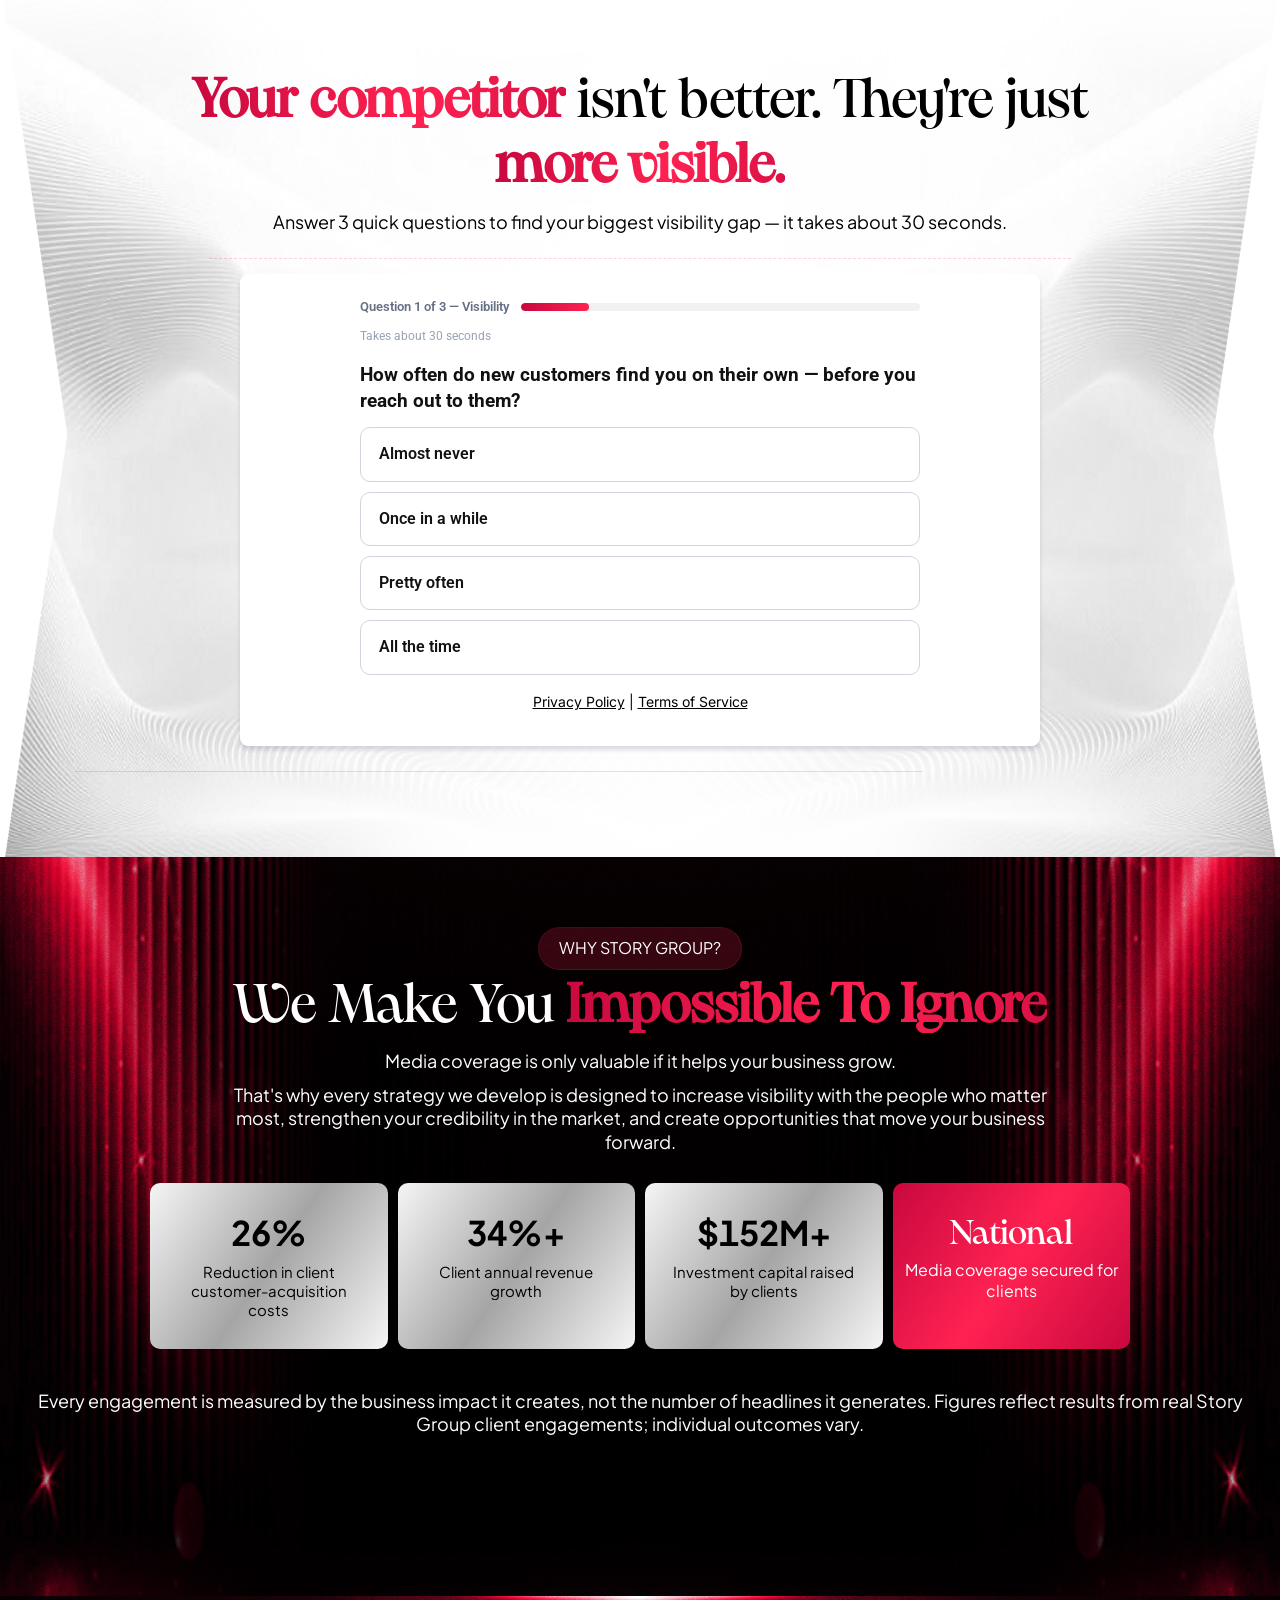
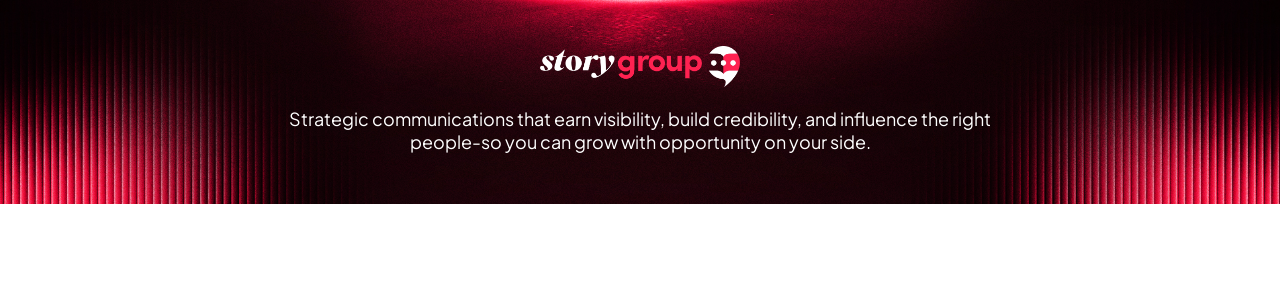
<file: assessment.html>
<!DOCTYPE html><html lang="en"><head><meta http-equiv="Content-Type" content="text/html; charset=UTF-8"><style rel="stylesheet" type="text/css">@charset "utf-8";

:root { --transparent: transparent; --primary: #37ca37; --secondary: #188bf6; --white: #ffffff; --gray: #cbd5e0; --black: #000000; --red: #e93d3d; --orange: #f6ad55; --yellow: #faf089; --green: #9ae6b4; --teal: #81e6d9; --malibu: #63b3ed; --indigo: #757BBD; --purple: #d6bcfa; --pink: #fbb6ce; --cobalt: #155eef; --smoke: #f5f5f5; --overlay: rgba(0, 0, 0, 0.5); --color-jhabxdwf: #ff2251ff; --color-ngswbsdi: #ff225133; --color-wcfehmgj: #ffffff26; --color-dqbhwzjx: #f5f5f5ff; --color-aevanpkc: #a5a5a5ff; --color-egdaykvl: #c8083fff; --color-offtvsaa: #0d286fff; --color-vlgyjuyv: #ffcf00ff; --color-qwgvxtlw: #ffeb41ff; --color-cdlikrrt: #177affff; --color-qbrvvdba: #5c0000ff; --color-nmbsrxwe: #c93a4cff; --color-lrtivcoo: #eee8dbff; --color-odvnluja: #c93a4c1a; --color-dcssuiyy: #16b8deff; --color-vxddcxoq: #86e8ffff; --color-auucydtq: #e1b452ff; --color-kstmfzqi: #ca892833; --color-fmymvdzh: #ff225140; --brandboards-new_color_6181: #2d3948ff; --brandboards-new_color_6231: #d4af37ff; --brandboards-new_color_6264: #b6edb4ff; --brandboards-new_color_6295: #e7effdff; --brandboards-new_color_6421: #2b2b2bff; --brandboards-new_color_643: #77530aff; --brandboards-new_color_6473: #fffbf2ff; --brandboards-new_color_7578: #072400ff; --brandboards-new_color_7841: #000000ff; --brandboards-new_color_8415: #1574d7ff; --brandboards-new_color_8501: #d9e1ebff; --brandboards-new_color_8761: #d2cbcbff; --brandboards-new_color_9199: #36301bff; --brandboards-new_color_9589: #7595bdff; --brandboards-new_color_9624: #5c0000ff; --brandboards-new_color_9736: #e6c45aff; --brandboards-new_color_9783: #f6f1ecff; --brandboards-new_color_980: #7a0a0aff; --brandboards-border_yellow: #f9ef91ff; --brandboards-brand_yellow: #d59f25ff; --brandboards-button: #0f3d2eff; --brandboards-green: #2e7d32ff; --brandboards-new_color_1158: #362601ff; --brandboards-new_color_1250: #36301bff; --brandboards-new_color_1571: #2f2c2cff; --brandboards-new_color_1625: #7a2a17ff; --brandboards-new_color_1930: #60764bff; --brandboards-new_color_2178: #f5d97b38; --brandboards-new_color_2248: #e8f5e9ff; --brandboards-new_color_2473: #0512aaff; --brandboards-new_color_2791: #e0e0e0ff; --brandboards-new_color_33: #f3f4f6ff; --brandboards-new_color_3372: #fffbf2ff; --brandboards-new_color_3845: #fefaf1ff; --brandboards-new_color_3938: #ff0000ff; --brandboards-new_color_401: #0078c1ff; --brandboards-new_color_4326: #111111ff; --brandboards-new_color_474: #ff8f00ff; --brandboards-new_color_5177: #bf301dff; --brandboards-new_color_543: #f9f6f5ff; --brandboards-new_color_5718: #f5f5f5ff; --brandboards-new_color_5776: #0f3f68ff; --brandboards-black_transparent: #ffffff00; --brandboards-navyopacity50: #071a3473; --brandboards-navyalpha: #0000007d; --brandboards-soft_steel: #cfd8e8ff; --brandboards-champagne_steel: #e7b664ff; --brandboards-near_black: #111111ff; --brandboards-clean_white: #fafaf7ff; --brandboards-pressure_red: #e5405eff; --brandboards-counsel_navy: #041226ff; --brandboards-midnight_navy: #071a34ff; --plus-jakarta-sans: 'Plus Jakarta Sans'; --customhl-6a87d526a81946191464d893-pp-pangaia-medium: 'customhl-6a87d526a81946191464d893-PP Pangaia Medium'; --headlinefont: 'customhl-6a87d526a81946191464d893-PP Pangaia Medium'; --contentfont: 'Plus Jakarta Sans'; --text-color: #000000; --link-color: #188bf6; }

.bg-fixed { inset: 0px; position: fixed; overflow: auto; background-color: var(--white); }

.drop-zone-draggable .hl_main_popup { box-shadow: none; padding: 20px; margin-top: 0px; border-color: var(--gray); border-width: 10px; border-style: solid; border-radius: 0px; background-color: var(--white); width: 720px; }

#hl_main_popup.popup-body { box-shadow: none; padding: 20px; margin-top: 0px; border-color: var(--gray); border-width: 10px; border-style: solid; border-radius: 0px; background-color: var(--white); width: 720px; position: absolute !important; left: 50% !important; bottom: auto !important; transform: translate(-50%, 0px) !important; right: auto !important; }

.--mobile #hl_main_popup.popup-body { width: 380px !important; }

@media screen and (min-width: 0px) and (max-width: 767px) {
  #hl_main_popup.popup-body { width: 380px !important; }
}

.drop-zone-draggable .hl_main_popup-U8e72tlqY4 { box-shadow: none; padding: 20px; margin-top: 0px; border-color: var(--gray); border-width: 0px; border-style: solid; border-radius: 25px; background-color: var(--white); width: 720px; }

.drop-zone-draggable .row-ueHwhlDMsR { margin: 0px auto; box-shadow: none; padding: 10px 5px; background-color: var(--transparent); backdrop-filter: none; border-color: var(--black); border-width: 0px; border-style: none; border-radius: 0px; width: 100%; }

.drop-zone-draggable .col-JNTVVP5zNi { box-shadow: none; padding: 10px 5px; background-color: var(--transparent); backdrop-filter: none; width: 100%; border-color: var(--black); border-width: 0px; border-style: none; border-radius: 0px; margin: 0px; }

.drop-zone-draggable .form-6gw1IjPLYw { margin: 0px; width: auto; height: auto; }

.drop-zone-draggable .cform-6gw1IjPLYw { padding: 0px 10px; }

#hl_main_popup-U8e72tlqY4.popup-body { box-shadow: none; padding: 20px; margin-top: 0px; border-color: var(--gray); border-width: 0px; border-style: solid; border-radius: 25px; background-color: var(--white); width: 720px; position: absolute !important; left: 50% !important; bottom: auto !important; transform: translate(-50%, 0px) !important; right: auto !important; }

.--mobile #hl_main_popup-U8e72tlqY4.popup-body { width: 380px !important; }

@media screen and (min-width: 0px) and (max-width: 767px) {
  #hl_main_popup-U8e72tlqY4.popup-body { width: 380px !important; }
}

@media (max-width: 1024px) {
  #row-ueHwhlDMsR { animation: auto ease 0s 1 normal none running none !important; }
}

.--mobile #row-ueHwhlDMsR { animation: auto ease 0s 1 normal none running none !important; }

#col-JNTVVP5zNi > .inner { flex-flow: column; justify-content: center; align-items: inherit; }

@media (max-width: 1024px) {
  #col-JNTVVP5zNi { animation: auto ease 0s 1 normal none running none !important; }
}

.--mobile #col-JNTVVP5zNi { animation: auto ease 0s 1 normal none running none !important; }

.heading3 strong { background: linear-gradient(90deg, rgb(200, 8, 63) 0%, rgb(255, 34, 81) 20%, rgb(200, 8, 63) 40%, rgb(255, 34, 81) 60%, rgb(200, 8, 63) 80%, rgb(255, 34, 81) 100%) 0% 0% / 300% 300% text; -webkit-text-fill-color: transparent; animation: 5s ease 0s infinite normal none running animatedgradient2; }

.heading4 strong { background: linear-gradient(62deg, rgb(217, 72, 15) 0%, rgb(255, 105, 0) 20%, rgb(217, 72, 15) 40%, rgb(255, 105, 0) 60%, rgb(217, 72, 15) 80%, rgb(255, 105, 0) 100%) 0% 0% / 300% 300% text; -webkit-text-fill-color: transparent; animation: 2s ease 0s infinite normal none running animatedgradient2; }

.logoIcon path { fill: rgb(121, 103, 3); }

.Btn:hover { transform: scale(0.95); transition-duration: 3s; animation: 5s ease 0s infinite normal none running gradient; background-position: right center; }

@keyframes animatedgradient2 { 
  0% { background-position: 0% 50%; }
  50% { background-position: 100% 50%; }
  100% { background-position: 0% 50%; }
}

.Btn { border-radius: 10px; background: linear-gradient(90deg, rgb(200, 8, 63) 0%, rgb(255, 34, 81) 20%, rgb(200, 8, 63) 40%, rgb(255, 34, 81) 60%, rgb(200, 8, 63) 80%, rgb(255, 34, 81) 100%) 0% 0% / 200% 200%; font-size: 0.8em; color: rgb(121, 103, 3); font-weight: 600; cursor: pointer; position: relative; z-index: 2; transition-duration: 3s; box-shadow: rgba(0, 0, 0, 0.145) 5px 5px 10px; }

.ghl-animated-border .form-builder--wrap-full::before { content: ""; position: absolute; inset: 0px; z-index: -1; border-radius: inherit; padding: 3px; background: conic-gradient(from var(--ghl-angle), #00e5ff 0deg, transparent 25deg, transparent 65deg, #00bfff 90deg, transparent 115deg, transparent 155deg, #00e5ff 180deg, transparent 205deg, transparent 245deg, #00e5ff 270deg, transparent 295deg, transparent 335deg, #00e5ff 360deg); mask: linear-gradient(rgb(0, 0, 0) 0px, rgb(0, 0, 0) 0px) content-box exclude, linear-gradient(rgb(0, 0, 0) 0px, rgb(0, 0, 0) 0px); animation: 6s linear 0s infinite normal none running ghl-border-spin; pointer-events: none; will-change: transform; }

@keyframes ghl-border-spin { 
  100% { --ghl-angle: 360deg; }
}

@property --ghl-angle { syntax: "<angle>"; inherits: false; initial-value: 0deg; }

.ghl-animated-border .form-builder--wrap-full { z-index: 999; }

.real-glow-btn { position: relative; padding: 16px 55px; border-width: medium; border-style: none; border-color: currentcolor; border-image: none; border-radius: 999px; font-size: 18px; color: white; cursor: pointer; overflow: hidden; background: linear-gradient(135deg, rgb(200, 8, 63), rgb(255, 105, 133)); box-shadow: rgb(255, 34, 81) 0px 0px 15px, rgb(200, 8, 63) 0px 0px 35px, rgba(255, 255, 255, 0.25) 0px 0px 10px inset; animation: 1.8s ease-in-out 0s infinite normal none running pulseGlow; }

.real-glow-btn::before { content: ""; position: absolute; top: 0px; left: -60%; width: 40%; height: 100%; background: linear-gradient(120deg, transparent, rgba(255, 255, 255, 0.6), transparent); transform: skewX(-20deg); animation: 2.5s ease 0s infinite normal none running shineMove; }

@keyframes pulseGlow { 
  0%, 100% { box-shadow: rgb(255, 34, 81) 0px 0px 10px, rgb(200, 8, 63) 0px 0px 25px, rgba(255, 255, 255, 0.2) 0px 0px 8px inset; transform: scale(1); }
  50% { box-shadow: rgb(255, 105, 133) 0px 0px 25px, rgb(200, 8, 63) 0px 0px 55px, rgba(255, 255, 255, 0.35) 0px 0px 18px inset; transform: scale(1.03); }
}

@keyframes shineMove { 
  0% { left: -60%; }
  100% { left: 120%; }
}

.real-glow-btn:active { transform: scale(0.96); }

.Jaybtn2 { --brand-orange: #e85002; --hot-orange: #ff7a00; --deep-red: #c10801; --dark-red: #3a0300; --black: #000; position: relative; display: inline-flex; align-items: center; justify-content: center; padding: 1.5px; border: 0px; border-radius: 999px; cursor: pointer; overflow: hidden; isolation: isolate; background: radial-gradient(circle at 0% 0%, rgb(0, 0, 0) 0%, transparent 22%) 0% 0% / 260% 260%, radial-gradient(circle at 100% 100%, rgb(0, 0, 0) 0%, transparent 24%), linear-gradient(120deg, rgb(200, 8, 63) 0%, rgb(255, 34, 81) 16%, rgb(200, 8, 63) 34%, rgb(255, 34, 81) 48%, rgb(200, 8, 63) 66%, rgb(255, 34, 81) 82%, rgb(200, 8, 63) 100%); animation: 6s ease-in-out 0s infinite normal none running premiumBorderFlow; box-shadow: rgba(232, 80, 2, 0.18) 0px 18px 55px, rgba(255, 255, 255, 0.035) 0px 0px 0px 1px inset; will-change: transform, box-shadow, filter; transform-style: preserve-3d; backface-visibility: hidden; transition: transform 900ms cubic-bezier(0.16, 1, 0.3, 1), box-shadow 900ms cubic-bezier(0.16, 1, 0.3, 1), filter 900ms cubic-bezier(0.16, 1, 0.3, 1); }

.Jaybtn2::before { content: ""; position: absolute; inset: -120%; background: conic-gradient(from 90deg, transparent 0deg, rgba(255, 122, 0, 0) 35deg, rgba(255, 122, 0, 0.34) 90deg, rgba(232, 80, 2, 0.22) 145deg, rgba(193, 8, 1, 0.3) 210deg, rgba(255, 122, 0, 0.14) 270deg, transparent 330deg); filter: blur(34px); opacity: 0.42; transform: scale(0.92); animation: 12s linear 0s infinite normal none running haloOrbit; transition: opacity 1.15s cubic-bezier(0.16, 1, 0.3, 1), transform 1.15s cubic-bezier(0.16, 1, 0.3, 1), filter 1.15s cubic-bezier(0.16, 1, 0.3, 1); z-index: -2; }

.Jaybtn2::after { content: ""; position: absolute; inset: 1px; border-radius: inherit; background: linear-gradient(115deg, transparent 0%, rgba(255, 255, 255, 0.13) 18%, transparent 32%, transparent 100%) 0% 0% / 260% 100%; animation: 5.5s ease-in-out 0s infinite normal none running microSheen; opacity: 0.35; pointer-events: none; transition: opacity 1.1s cubic-bezier(0.16, 1, 0.3, 1), background-position 1.4s cubic-bezier(0.16, 1, 0.3, 1); }

.Jaybtn2:hover { transform: translateY(-5px) scale(1.022); filter: saturate(1.08) brightness(1.02); animation-duration: 3.2s; }

.Jaybtn2:hover::before { opacity: 1; transform: scale(1.14); filter: blur(58px); animation-duration: 7s; }

.Jaybtn2:hover::after { opacity: 0.82; background-size: 180% 100%; animation-duration: 2.2s; }

.Jaybtn2:hover .blob1 { opacity: 1; transform: scale(1.18) translate3d(18px, -10px, 0px); filter: blur(54px); animation-duration: 4.5s; }

.Jaybtn2:hover .inner { transform: translateY(-1px) scale(1.004); background: radial-gradient(circle at 18% 90%, rgba(232, 80, 2, 0.24), transparent 34%), radial-gradient(circle at 82% 12%, rgba(255, 255, 255, 0.1), transparent 26%), linear-gradient(145deg, rgb(32, 32, 32) 0%, rgb(9, 9, 9) 54%, rgb(0, 0, 0) 100%); box-shadow: rgba(255, 255, 255, 0.12) 0px 1px 0px inset, rgba(0, 0, 0, 0.58) 0px -24px 44px inset, rgba(0, 0, 0, 0.18) 0px 12px 30px; letter-spacing: -0.035em; text-shadow: rgba(255, 122, 0, 0.22) 0px 0px 22px, rgba(0, 0, 0, 0.72) 0px 1px 1px; }

.Jaybtn2:hover .inner::before { opacity: 1; filter: blur(42px); transform: scale(1.08) rotate(10deg); animation-duration: 5.5s; }

.Jaybtn2:active { transition-duration: 180ms; transform: translateY(-1px) scale(0.985); filter: saturate(0.98) brightness(0.98); }

.Jaybtn2:active::before { opacity: 0.72; transform: scale(0.94); filter: blur(28px); }

.Jaybtn2:active .inner { transform: scale(0.982) translateY(1px); box-shadow: rgba(0, 0, 0, 0.75) 0px 3px 12px inset, rgba(0, 0, 0, 0.72) 0px -12px 22px inset; transition-duration: 140ms; }

.Jaybtn2:active .blob1 { opacity: 0.62; transform: scale(0.92) translate3d(0px, 0px, 0px); filter: blur(24px); transition-duration: 140ms; }

.Jaybtn2:active .inner::before { opacity: 0.42; transform: scale(0.9) rotate(0deg); filter: blur(20px); transition-duration: 140ms; }

@keyframes premiumBorderFlow { 
  0% { background-position: 0% 50%; }
  25% { background-position: 65% 20%; }
  50% { background-position: 100% 60%; }
  75% { background-position: 35% 85%; }
  100% { background-position: 0% 50%; }
}

@keyframes haloOrbit { 
  0% { transform: rotate(0deg) scale(0.92); }
  100% { transform: rotate(360deg) scale(0.92); }
}

@keyframes microSheen { 
  0%, 35% { background-position: 140% 0px; }
  65%, 100% { background-position: -140% 0px; }
}

@keyframes lavaFloat { 
  0% { transform: translate3d(0px, 0px, 0px) scale(0.96); }
  50% { transform: translate3d(42px, -24px, 0px) scale(1.07); }
  100% { transform: translate3d(0px, 0px, 0px) scale(0.96); }
}

@keyframes innerLuxuryMove { 
  0% { transform: translate3d(-2%, 2%, 0px) rotate(0deg); background-position: 0% 50%; }
  50% { transform: translate3d(3%, -3%, 0px) rotate(7deg); background-position: 100% 50%; }
  100% { transform: translate3d(-2%, 2%, 0px) rotate(0deg); background-position: 0% 50%; }
}

:root { --plus-jakarta-sans: 'Plus Jakarta Sans'; --transparent: transparent; --black: #000000; --color-jhabxdwf: #ff2251ff; --color-ngswbsdi: #ff225133; }

.hl_page-preview--content .section-GU16YwhoT- { box-shadow: none; padding: 120px 0px 30px; margin: -95px 0px 0px; background-color: var(--transparent); backdrop-filter: none; border-color: var(--black); border-width: 0px; border-style: none; border-radius: 0px; }

@media screen and (min-width: 768px) and (max-width: 1024px) {
  .hl_page-preview--content .section-GU16YwhoT- { padding-left: 10px !important; padding-right: 10px !important; }
}

@media screen and (min-width: 0px) and (max-width: 767px) {
  .hl_page-preview--content .section-GU16YwhoT- { margin-top: 0px; padding-top: 60px; padding-bottom: 20px; padding-left: 10px !important; padding-right: 10px !important; }
}

.hl_page-preview--content .row-7mqKr_K0Qzo { margin: 20px auto 0px; box-shadow: none; padding: 10px 5px; background-color: var(--transparent); backdrop-filter: none; border-color: var(--black); border-width: 0px; border-style: none; border-radius: 0px; width: 100%; }

@media screen and (min-width: 0px) and (max-width: 767px) {
  .hl_page-preview--content .row-7mqKr_K0Qzo { padding-bottom: 0px; }
}

.hl_page-preview--content .col-1VoyK8-HXgN, .hl_page-preview--content .row-EtfJZ2KVhft { box-shadow: none; padding: 10px 5px; background-color: var(--transparent); backdrop-filter: none; width: 100%; border-color: var(--black); border-width: 0px; border-style: none; border-radius: 0px; margin: 0px; }

.hl_page-preview--content .row-EtfJZ2KVhft { margin: 0px auto; padding: 0px 5px 10px; }

@media screen and (min-width: 0px) and (max-width: 767px) {
  .hl_page-preview--content .row-EtfJZ2KVhft { padding-bottom: 0px; }
}

.hl_page-preview--content .col-0l4jMK_durw { box-shadow: none; padding: 10px 5px; background-color: var(--transparent); backdrop-filter: none; width: 50%; border-color: var(--black); border-width: 0px; border-style: none; border-radius: 0px; margin: 0px; }

.hl_page-preview--content .divider-C6CGd1dwXq2 { margin: 0px; padding-top: 10px; padding-bottom: 10px; width: auto; height: auto; }

.hl_page-preview--content .cdivider-C6CGd1dwXq2 { padding-top: 5px; padding-bottom: 5px; }

.hl_page-preview--content .form-Sjz7Nuq2uv { margin: 0px; width: auto; height: auto; }

.hl_page-preview--content .cform-Sjz7Nuq2uv { padding: 0px 10px; }

.hl_page-preview--content .divider-CYoCZ-IYWrC { margin: 0px; padding-top: 10px; padding-bottom: 10px; width: auto; height: auto; }

.hl_page-preview--content .cdivider-CYoCZ-IYWrC { padding-top: 5px; padding-bottom: 5px; }

.hl_page-preview--content #heading-kO2SuNBHFyx, .hl_page-preview--content #sub-heading-fuZHsGwvLi8, .hl_page-preview--content .image-mAOVauGT5eA { margin: 0px; width: auto; height: auto; }

.hl_page-preview--content .image-0ZABXT6sMtA .image-container img, .hl_page-preview--content .image-mAOVauGT5eA .image-container img { box-shadow: none; width: 400px; height: auto; border-color: var(--black); border-width: 0px; border-style: none; border-radius: 0px; }

.hl_page-preview--content .cimage-mAOVauGT5eA, .hl_page-preview--content .csub-heading-fuZHsGwvLi8 { padding: 10px; background-color: var(--transparent); opacity: 1; text-align: center; }

.hl_page-preview--content .csub-heading-fuZHsGwvLi8 { font-family: var(--contentfont); color: var(--text-color); font-weight: 400; box-shadow: none; padding: 10px 0px; text-shadow: none; border-color: var(--black); border-width: 0px; border-style: none; border-radius: 0px; line-height: 1.3em; text-transform: none; letter-spacing: 0px; }

@media screen and (min-width: 768px) and (max-width: 1024px) {
  .hl_page-preview--content .csub-heading-fuZHsGwvLi8 { padding-left: 100px; padding-right: 100px; }
}

.hl_page-preview--content .cheading-kO2SuNBHFyx { font-family: var(--headlinefont); background-color: var(--transparent); color: var(--black); font-weight: 400; box-shadow: none; padding: 5px 100px 0px; opacity: 1; text-shadow: none; border-color: var(--black); border-width: 0px; border-style: none; border-radius: 0px; line-height: 1.2em; text-transform: none; letter-spacing: 0px; text-align: center; }

@media screen and (min-width: 768px) and (max-width: 1024px) {
  .hl_page-preview--content .cheading-kO2SuNBHFyx { line-height: 1.1em; }
}

@media screen and (min-width: 0px) and (max-width: 767px) {
  .hl_page-preview--content .cheading-kO2SuNBHFyx { line-height: 1.1em; padding-left: 0px; padding-right: 0px; padding-top: 10px; }
}

.hl_page-preview--content #paragraph-C-l3LJxxtQY { margin: 10px auto 0px; width: auto; height: auto; }

.hl_page-preview--content .cparagraph-C-l3LJxxtQY { font-family: var(--contentfont); background-color: var(--color-ngswbsdi); color: var(--black); box-shadow: none; padding: 10px 20px; opacity: 1; text-shadow: none; border-color: var(--color-ngswbsdi); border-width: 1px; border-style: inset; border-radius: 200px; line-height: 1.3em; text-transform: uppercase; letter-spacing: 0px; text-align: left; }

.hl_page-preview--content .row-QXoZQcCPTWN { margin: 0px auto; box-shadow: none; padding: 10px 5px; background-color: var(--color-ngswbsdi); backdrop-filter: blur(5px); border-color: var(--color-jhabxdwf); border-width: 1px; border-style: solid; border-radius: 15px; width: 100%; }

@media screen and (min-width: 0px) and (max-width: 767px) {
  .hl_page-preview--content .row-QXoZQcCPTWN { margin-left: 0px !important; margin-right: 0px !important; }
}

.hl_page-preview--content .col-1cX1-lfun_4 { box-shadow: none; padding: 10px 5px; background-color: var(--transparent); backdrop-filter: none; width: 33%; border-color: var(--black); border-width: 0px; border-style: none; border-radius: 0px; margin: 0px; }

@media screen and (min-width: 0px) and (max-width: 767px) {
  .hl_page-preview--content .col-1cX1-lfun_4 { padding-top: 2px; padding-bottom: 2px; }
}

.hl_page-preview--content .row-gNeJXowOmS6 { margin: 0px auto; box-shadow: none; padding: 10px 5px; background-color: var(--transparent); backdrop-filter: none; border-color: var(--black); border-width: 0px; border-style: none; border-radius: 0px; width: 100%; }

@media screen and (min-width: 0px) and (max-width: 767px) {
  .hl_page-preview--content .row-gNeJXowOmS6 { padding-top: 0px; padding-bottom: 0px; }
}

.hl_page-preview--content .col-Jov1ejXV56U, .hl_page-preview--content .cparagraph-0keyDdzauF3 { background-color: var(--transparent); box-shadow: none; border-color: var(--black); border-width: 0px; border-style: none; border-radius: 0px; }

.hl_page-preview--content .col-Jov1ejXV56U { padding: 10px 5px; backdrop-filter: none; width: 100%; margin: 0px; }

.hl_page-preview--content #paragraph-0keyDdzauF3, .hl_page-preview--content #sub-heading-yIgb-372NcL { margin: 0px; width: auto; height: auto; }

.hl_page-preview--content .cparagraph-0keyDdzauF3 { font-family: var(--contentfont); color: var(--text-color); padding: 5px 0px 10px; opacity: 1; text-shadow: none; line-height: 1.3em; text-transform: none; letter-spacing: 0px; text-align: center; }

@media screen and (min-width: 0px) and (max-width: 767px) {
  .hl_page-preview--content .cparagraph-0keyDdzauF3 { text-align: left; }
}

.hl_page-preview--content .csub-heading-yIgb-372NcL { font-family: var(--contentfont); background-color: var(--transparent); color: var(--text-color); font-weight: 400; box-shadow: none; padding: 5px 0px; opacity: 1; text-shadow: none; border-color: var(--black); border-width: 0px; border-style: none; border-radius: 0px; line-height: 1.3em; text-transform: none; letter-spacing: 0px; text-align: center; }

@media screen and (min-width: 0px) and (max-width: 767px) {
  .hl_page-preview--content .csub-heading-yIgb-372NcL { text-align: left; }
}

.hl_page-preview--content #paragraph-cb5NUFdM9-N, .hl_page-preview--content #sub-heading-gY2c6D43r2R, .hl_page-preview--content .image-0ZABXT6sMtA { margin: 0px; width: auto; height: auto; }

.hl_page-preview--content .image-0ZABXT6sMtA .image-container img { width: 75px; }

.hl_page-preview--content .cimage-0ZABXT6sMtA { padding: 10px; background-color: var(--transparent); opacity: 1; text-align: center; }

@media screen and (min-width: 768px) and (max-width: 1024px) {
  .hl_page-preview--content .image-0ZABXT6sMtA .image-container img { width: 60px; }
}

@media screen and (min-width: 0px) and (max-width: 767px) {
  .hl_page-preview--content .image-0ZABXT6sMtA { width: 20%; flex: 0 0 auto !important; }
  .hl_page-preview--content .image-0ZABXT6sMtA .image-container img { width: auto; }
}

.hl_page-preview--content .col-9JYICVeVOeL { box-shadow: none; padding: 10px 5px; background-color: var(--transparent); backdrop-filter: none; width: 33%; border-color: var(--black); border-width: 0px; border-style: none; border-radius: 0px; margin: 0px; }

@media screen and (min-width: 0px) and (max-width: 767px) {
  .hl_page-preview--content .col-9JYICVeVOeL { padding-bottom: 2px; padding-top: 2px; }
}

.hl_page-preview--content .row-lVOPJ7cnDQO { margin: 0px auto; box-shadow: none; padding: 10px 5px; background-color: var(--transparent); backdrop-filter: none; border-color: var(--black); border-width: 0px; border-style: none; border-radius: 0px; width: 100%; }

@media screen and (min-width: 0px) and (max-width: 767px) {
  .hl_page-preview--content .row-lVOPJ7cnDQO { padding-top: 0px; padding-bottom: 0px; }
}

.hl_page-preview--content .col-8piaDldYAGr { box-shadow: none; padding: 10px 5px; background-color: var(--transparent); backdrop-filter: none; width: 100%; border-color: var(--black); border-width: 0px; border-style: none; border-radius: 0px; margin: 0px; }

@media screen and (min-width: 0px) and (max-width: 767px) {
  .hl_page-preview--content .col-8piaDldYAGr { padding-top: 0px; padding-bottom: 0px; }
}

.hl_page-preview--content .cparagraph-cb5NUFdM9-N { font-family: var(--contentfont); background-color: var(--transparent); color: var(--text-color); box-shadow: none; padding: 5px 0px 10px; opacity: 1; text-shadow: none; border-color: var(--black); border-width: 0px; border-style: none; border-radius: 0px; line-height: 1.3em; text-transform: none; letter-spacing: 0px; text-align: center; }

@media screen and (min-width: 0px) and (max-width: 767px) {
  .hl_page-preview--content .cparagraph-cb5NUFdM9-N { text-align: left; }
}

.hl_page-preview--content .csub-heading-gY2c6D43r2R { font-family: var(--contentfont); background-color: var(--transparent); color: var(--text-color); font-weight: 400; box-shadow: none; padding: 5px 0px; opacity: 1; text-shadow: none; border-color: var(--black); border-width: 0px; border-style: none; border-radius: 0px; line-height: 1.3em; text-transform: none; letter-spacing: 0px; text-align: center; }

@media screen and (min-width: 0px) and (max-width: 767px) {
  .hl_page-preview--content .csub-heading-gY2c6D43r2R { text-align: left; }
}

.hl_page-preview--content #paragraph-JnKt6RL5poH, .hl_page-preview--content #sub-heading-jLZ9xFMBk8w, .hl_page-preview--content .image-7jlIaKbA0wo { margin: 0px; width: auto; height: auto; }

.hl_page-preview--content .image-7jlIaKbA0wo .image-container img { box-shadow: none; width: 75px; height: auto; border-color: var(--black); border-width: 0px; border-style: none; border-radius: 0px; }

.hl_page-preview--content .cimage-7jlIaKbA0wo { padding: 10px; background-color: var(--transparent); opacity: 1; text-align: center; }

@media screen and (min-width: 768px) and (max-width: 1024px) {
  .hl_page-preview--content .image-7jlIaKbA0wo .image-container img { width: 60px; }
}

@media screen and (min-width: 0px) and (max-width: 767px) {
  .hl_page-preview--content .image-7jlIaKbA0wo { width: 20%; flex: 0 0 auto !important; }
  .hl_page-preview--content .image-7jlIaKbA0wo .image-container img { width: auto; }
}

.hl_page-preview--content .col-6orBdRbrKKu { box-shadow: none; padding: 10px 5px; background-color: var(--transparent); backdrop-filter: none; width: 33%; border-color: var(--black); border-width: 0px; border-style: none; border-radius: 0px; margin: 0px; }

@media screen and (min-width: 0px) and (max-width: 767px) {
  .hl_page-preview--content .col-6orBdRbrKKu { padding-bottom: 0px; }
}

.hl_page-preview--content .row-DWyTR5Vi2lm { margin: 0px auto; box-shadow: none; padding: 10px 5px; background-color: var(--transparent); backdrop-filter: none; border-color: var(--black); border-width: 0px; border-style: none; border-radius: 0px; width: 100%; }

@media screen and (min-width: 0px) and (max-width: 767px) {
  .hl_page-preview--content .row-DWyTR5Vi2lm { padding-top: 0px; padding-bottom: 0px; }
}

.hl_page-preview--content .col-dS2eWtc2VfR, .hl_page-preview--content .cparagraph-JnKt6RL5poH { background-color: var(--transparent); box-shadow: none; border-color: var(--black); border-width: 0px; border-style: none; border-radius: 0px; }

.hl_page-preview--content .col-dS2eWtc2VfR { padding: 10px 5px; backdrop-filter: none; width: 100%; margin: 0px; }

.hl_page-preview--content .cparagraph-JnKt6RL5poH { font-family: var(--contentfont); color: var(--text-color); padding: 5px 0px 10px; opacity: 1; text-shadow: none; line-height: 1.3em; text-transform: none; letter-spacing: 0px; text-align: center; }

@media screen and (min-width: 0px) and (max-width: 767px) {
  .hl_page-preview--content .cparagraph-JnKt6RL5poH { text-align: left; }
}

.hl_page-preview--content .csub-heading-jLZ9xFMBk8w { font-family: var(--contentfont); background-color: var(--transparent); color: var(--text-color); font-weight: 400; box-shadow: none; padding: 5px 0px; opacity: 1; text-shadow: none; border-color: var(--black); border-width: 0px; border-style: none; border-radius: 0px; line-height: 1.3em; text-transform: none; letter-spacing: 0px; text-align: center; }

@media screen and (min-width: 0px) and (max-width: 767px) {
  .hl_page-preview--content .csub-heading-jLZ9xFMBk8w { text-align: left; }
}

.hl_page-preview--content .image-i5wNzTLdkoS { margin: 0px; width: auto; height: auto; }

.hl_page-preview--content .image-i5wNzTLdkoS .image-container img { box-shadow: none; width: 75px; height: auto; border-color: var(--black); border-width: 0px; border-style: none; border-radius: 0px; }

.hl_page-preview--content .cimage-i5wNzTLdkoS { padding: 10px; background-color: var(--transparent); opacity: 1; text-align: center; }

@media screen and (min-width: 768px) and (max-width: 1024px) {
  .hl_page-preview--content .image-i5wNzTLdkoS .image-container img { width: 60px; }
}

@media screen and (min-width: 0px) and (max-width: 767px) {
  .hl_page-preview--content .image-i5wNzTLdkoS { width: 20%; flex: 0 0 auto !important; }
  .hl_page-preview--content .image-i5wNzTLdkoS .image-container img { width: auto; }
}

#section-GU16YwhoT- > .inner { max-width: 1170px; }

@media (max-width: 1024px) {
  #section-GU16YwhoT- { animation: auto ease 0s 1 normal none running none !important; }
}

.--mobile #row-7mqKr_K0Qzo, .--mobile #section-GU16YwhoT- { animation: auto ease 0s 1 normal none running none !important; }

@media (max-width: 1024px) {
  #row-7mqKr_K0Qzo { animation: auto ease 0s 1 normal none running none !important; }
}

#col-1VoyK8-HXgN > .inner { flex-flow: column; justify-content: center; align-items: inherit; }

@media (max-width: 1024px) {
  #col-1VoyK8-HXgN { animation: auto ease 0s 1 normal none running none !important; }
}

.--mobile #col-1VoyK8-HXgN, .--mobile #row-EtfJZ2KVhft { animation: auto ease 0s 1 normal none running none !important; }

@media (max-width: 1024px) {
  #row-EtfJZ2KVhft { animation: auto ease 0s 1 normal none running none !important; }
}

#col-0l4jMK_durw > .inner { flex-flow: column; justify-content: center; align-items: inherit; }

@media (max-width: 1024px) {
  #col-0l4jMK_durw { animation: auto ease 0s 1 normal none running none !important; }
}

.--mobile #col-0l4jMK_durw, .--mobile #row-QXoZQcCPTWN { animation: auto ease 0s 1 normal none running none !important; }

.divider-C6CGd1dwXq2 .divider-element { width: 75%; border-top: 1px solid var(--color-ngswbsdi); margin: 0px auto 0px 0px; }

.divider-CYoCZ-IYWrC .divider-element { width: 75%; border-top: 1px dashed var(--color-ngswbsdi); margin: 0px auto; }

.sub-heading-fuZHsGwvLi8 { font-weight: 400; }

.heading-kO2SuNBHFyx a, .heading-kO2SuNBHFyx a *, .paragraph-0keyDdzauF3 a, .paragraph-0keyDdzauF3 a *, .paragraph-C-l3LJxxtQY a, .paragraph-C-l3LJxxtQY a *, .paragraph-JnKt6RL5poH a, .paragraph-JnKt6RL5poH a *, .paragraph-cb5NUFdM9-N a, .paragraph-cb5NUFdM9-N a *, .sub-heading-fuZHsGwvLi8 a, .sub-heading-fuZHsGwvLi8 a *, .sub-heading-gY2c6D43r2R a, .sub-heading-gY2c6D43r2R a *, .sub-heading-jLZ9xFMBk8w a, .sub-heading-jLZ9xFMBk8w a *, .sub-heading-yIgb-372NcL a, .sub-heading-yIgb-372NcL a * { color: var(--link-color); text-decoration: none; }

.heading-kO2SuNBHFyx a u, .heading-kO2SuNBHFyx a:hover, .paragraph-0keyDdzauF3 a u, .paragraph-0keyDdzauF3 a:hover, .paragraph-C-l3LJxxtQY a u, .paragraph-C-l3LJxxtQY a:hover, .paragraph-JnKt6RL5poH a u, .paragraph-JnKt6RL5poH a:hover, .paragraph-cb5NUFdM9-N a u, .paragraph-cb5NUFdM9-N a:hover, .sub-heading-fuZHsGwvLi8 a u, .sub-heading-fuZHsGwvLi8 a:hover, .sub-heading-gY2c6D43r2R a u, .sub-heading-gY2c6D43r2R a:hover, .sub-heading-jLZ9xFMBk8w a u, .sub-heading-jLZ9xFMBk8w a:hover, .sub-heading-yIgb-372NcL a u, .sub-heading-yIgb-372NcL a:hover { text-decoration: underline; }

.heading-kO2SuNBHFyx a s, .paragraph-0keyDdzauF3 a s, .paragraph-C-l3LJxxtQY a s, .paragraph-JnKt6RL5poH a s, .paragraph-cb5NUFdM9-N a s, .sub-heading-fuZHsGwvLi8 a s, .sub-heading-gY2c6D43r2R a s, .sub-heading-jLZ9xFMBk8w a s, .sub-heading-yIgb-372NcL a s { text-decoration: line-through; }

@media screen and (min-width: 0px) and (max-width: 767px) {
  .sub-heading-fuZHsGwvLi8 h1, .sub-heading-fuZHsGwvLi8 h2, .sub-heading-fuZHsGwvLi8 h3, .sub-heading-fuZHsGwvLi8 h4, .sub-heading-fuZHsGwvLi8 h5, .sub-heading-fuZHsGwvLi8 h6, .sub-heading-fuZHsGwvLi8 ul li, .sub-heading-fuZHsGwvLi8.text-output { font-size: 16px !important; font-weight: 400; }
}

@media screen and (min-width: 768px) and (max-width: 10000px) {
  .sub-heading-fuZHsGwvLi8 h1, .sub-heading-fuZHsGwvLi8 h2, .sub-heading-fuZHsGwvLi8 h3, .sub-heading-fuZHsGwvLi8 h4, .sub-heading-fuZHsGwvLi8 h5, .sub-heading-fuZHsGwvLi8 h6, .sub-heading-fuZHsGwvLi8 ul li, .sub-heading-fuZHsGwvLi8.text-output { font-size: 18px !important; font-weight: 400; }
}

@media screen and (min-width: 768px) and (max-width: 1024px) {
  .sub-heading-fuZHsGwvLi8 h1, .sub-heading-fuZHsGwvLi8 h2, .sub-heading-fuZHsGwvLi8 h3, .sub-heading-fuZHsGwvLi8 h4, .sub-heading-fuZHsGwvLi8 h5, .sub-heading-fuZHsGwvLi8 h6, .sub-heading-fuZHsGwvLi8 ul li, .sub-heading-fuZHsGwvLi8.text-output { font-size: 18px !important; }
}

.heading-kO2SuNBHFyx.text-output h1:first-child::before, .heading-kO2SuNBHFyx.text-output h2:first-child::before, .heading-kO2SuNBHFyx.text-output h3:first-child::before, .heading-kO2SuNBHFyx.text-output h4:first-child::before, .heading-kO2SuNBHFyx.text-output h5:first-child::before, .heading-kO2SuNBHFyx.text-output h6:first-child::before, .heading-kO2SuNBHFyx.text-output p:first-child::before, .paragraph-0keyDdzauF3.text-output h1:first-child::before, .paragraph-0keyDdzauF3.text-output h2:first-child::before, .paragraph-0keyDdzauF3.text-output h3:first-child::before, .paragraph-0keyDdzauF3.text-output h4:first-child::before, .paragraph-0keyDdzauF3.text-output h5:first-child::before, .paragraph-0keyDdzauF3.text-output h6:first-child::before, .paragraph-0keyDdzauF3.text-output p:first-child::before, .paragraph-C-l3LJxxtQY.text-output h1:first-child::before, .paragraph-C-l3LJxxtQY.text-output h2:first-child::before, .paragraph-C-l3LJxxtQY.text-output h3:first-child::before, .paragraph-C-l3LJxxtQY.text-output h4:first-child::before, .paragraph-C-l3LJxxtQY.text-output h5:first-child::before, .paragraph-C-l3LJxxtQY.text-output h6:first-child::before, .paragraph-C-l3LJxxtQY.text-output p:first-child::before, .paragraph-JnKt6RL5poH.text-output h1:first-child::before, .paragraph-JnKt6RL5poH.text-output h2:first-child::before, .paragraph-JnKt6RL5poH.text-output h3:first-child::before, .paragraph-JnKt6RL5poH.text-output h4:first-child::before, .paragraph-JnKt6RL5poH.text-output h5:first-child::before, .paragraph-JnKt6RL5poH.text-output h6:first-child::before, .paragraph-JnKt6RL5poH.text-output p:first-child::before, .paragraph-cb5NUFdM9-N.text-output h1:first-child::before, .paragraph-cb5NUFdM9-N.text-output h2:first-child::before, .paragraph-cb5NUFdM9-N.text-output h3:first-child::before, .paragraph-cb5NUFdM9-N.text-output h4:first-child::before, .paragraph-cb5NUFdM9-N.text-output h5:first-child::before, .paragraph-cb5NUFdM9-N.text-output h6:first-child::before, .paragraph-cb5NUFdM9-N.text-output p:first-child::before, .sub-heading-fuZHsGwvLi8.text-output h1:first-child::before, .sub-heading-fuZHsGwvLi8.text-output h2:first-child::before, .sub-heading-fuZHsGwvLi8.text-output h3:first-child::before, .sub-heading-fuZHsGwvLi8.text-output h4:first-child::before, .sub-heading-fuZHsGwvLi8.text-output h5:first-child::before, .sub-heading-fuZHsGwvLi8.text-output h6:first-child::before, .sub-heading-fuZHsGwvLi8.text-output p:first-child::before, .sub-heading-gY2c6D43r2R.text-output h1:first-child::before, .sub-heading-gY2c6D43r2R.text-output h2:first-child::before, .sub-heading-gY2c6D43r2R.text-output h3:first-child::before, .sub-heading-gY2c6D43r2R.text-output h4:first-child::before, .sub-heading-gY2c6D43r2R.text-output h5:first-child::before, .sub-heading-gY2c6D43r2R.text-output h6:first-child::before, .sub-heading-gY2c6D43r2R.text-output p:first-child::before, .sub-heading-jLZ9xFMBk8w.text-output h1:first-child::before, .sub-heading-jLZ9xFMBk8w.text-output h2:first-child::before, .sub-heading-jLZ9xFMBk8w.text-output h3:first-child::before, .sub-heading-jLZ9xFMBk8w.text-output h4:first-child::before, .sub-heading-jLZ9xFMBk8w.text-output h5:first-child::before, .sub-heading-jLZ9xFMBk8w.text-output h6:first-child::before, .sub-heading-jLZ9xFMBk8w.text-output p:first-child::before, .sub-heading-yIgb-372NcL.text-output h1:first-child::before, .sub-heading-yIgb-372NcL.text-output h2:first-child::before, .sub-heading-yIgb-372NcL.text-output h3:first-child::before, .sub-heading-yIgb-372NcL.text-output h4:first-child::before, .sub-heading-yIgb-372NcL.text-output h5:first-child::before, .sub-heading-yIgb-372NcL.text-output h6:first-child::before, .sub-heading-yIgb-372NcL.text-output p:first-child::before { color: var(--text-color); margin-right: 5px; font-weight: 700; }

.heading-kO2SuNBHFyx { font-weight: 300; }

@media screen and (min-width: 0px) and (max-width: 767px) {
  .heading-kO2SuNBHFyx h1, .heading-kO2SuNBHFyx h2, .heading-kO2SuNBHFyx h3, .heading-kO2SuNBHFyx h4, .heading-kO2SuNBHFyx h5, .heading-kO2SuNBHFyx h6, .heading-kO2SuNBHFyx ul li, .heading-kO2SuNBHFyx.text-output { font-size: 34px !important; font-weight: 300; }
}

@media screen and (min-width: 768px) and (max-width: 10000px) {
  .heading-kO2SuNBHFyx h1, .heading-kO2SuNBHFyx h2, .heading-kO2SuNBHFyx h3, .heading-kO2SuNBHFyx h4, .heading-kO2SuNBHFyx h5, .heading-kO2SuNBHFyx h6, .heading-kO2SuNBHFyx ul li, .heading-kO2SuNBHFyx.text-output { font-size: 54px !important; font-weight: 300; }
}

@media screen and (min-width: 768px) and (max-width: 1024px) {
  .heading-kO2SuNBHFyx h1, .heading-kO2SuNBHFyx h2, .heading-kO2SuNBHFyx h3, .heading-kO2SuNBHFyx h4, .heading-kO2SuNBHFyx h5, .heading-kO2SuNBHFyx h6, .heading-kO2SuNBHFyx ul li, .heading-kO2SuNBHFyx.text-output { font-size: 48px !important; }
}

.paragraph-0keyDdzauF3, .paragraph-C-l3LJxxtQY { font-weight: 400; }

@media screen and (min-width: 0px) and (max-width: 767px) {
  .paragraph-C-l3LJxxtQY h1, .paragraph-C-l3LJxxtQY h2, .paragraph-C-l3LJxxtQY h3, .paragraph-C-l3LJxxtQY h4, .paragraph-C-l3LJxxtQY h5, .paragraph-C-l3LJxxtQY h6, .paragraph-C-l3LJxxtQY ul li, .paragraph-C-l3LJxxtQY.text-output { font-size: 12px !important; font-weight: 400; }
}

@media screen and (min-width: 768px) and (max-width: 10000px) {
  .paragraph-C-l3LJxxtQY h1, .paragraph-C-l3LJxxtQY h2, .paragraph-C-l3LJxxtQY h3, .paragraph-C-l3LJxxtQY h4, .paragraph-C-l3LJxxtQY h5, .paragraph-C-l3LJxxtQY h6, .paragraph-C-l3LJxxtQY ul li, .paragraph-C-l3LJxxtQY.text-output { font-size: 16px !important; font-weight: 400; }
}

@media screen and (min-width: 768px) and (max-width: 1024px) {
  .paragraph-C-l3LJxxtQY h1, .paragraph-C-l3LJxxtQY h2, .paragraph-C-l3LJxxtQY h3, .paragraph-C-l3LJxxtQY h4, .paragraph-C-l3LJxxtQY h5, .paragraph-C-l3LJxxtQY h6, .paragraph-C-l3LJxxtQY ul li, .paragraph-C-l3LJxxtQY.text-output { font-size: 14px !important; }
}

@media (max-width: 1024px) {
  #row-QXoZQcCPTWN { animation: auto ease 0s 1 normal none running none !important; }
}

#col-1cX1-lfun_4 > .inner { flex-flow: wrap; justify-content: center; align-items: center; }

@media (max-width: 1024px) {
  #col-1cX1-lfun_4 { animation: auto ease 0s 1 normal none running none !important; }
}

.--mobile #col-1cX1-lfun_4, .--mobile #row-gNeJXowOmS6 { animation: auto ease 0s 1 normal none running none !important; }

@media (max-width: 1024px) {
  #row-gNeJXowOmS6 { animation: auto ease 0s 1 normal none running none !important; }
}

#col-Jov1ejXV56U > .inner { flex-flow: column; justify-content: center; align-items: inherit; }

@media (max-width: 1024px) {
  #col-Jov1ejXV56U { animation: auto ease 0s 1 normal none running none !important; }
}

.--mobile #col-Jov1ejXV56U { animation: auto ease 0s 1 normal none running none !important; }

@media screen and (min-width: 0px) and (max-width: 767px) {
  .paragraph-0keyDdzauF3 h1, .paragraph-0keyDdzauF3 h2, .paragraph-0keyDdzauF3 h3, .paragraph-0keyDdzauF3 h4, .paragraph-0keyDdzauF3 h5, .paragraph-0keyDdzauF3 h6, .paragraph-0keyDdzauF3 ul li, .paragraph-0keyDdzauF3.text-output { font-size: 16px !important; font-weight: 400; }
}

@media screen and (min-width: 768px) and (max-width: 10000px) {
  .paragraph-0keyDdzauF3 h1, .paragraph-0keyDdzauF3 h2, .paragraph-0keyDdzauF3 h3, .paragraph-0keyDdzauF3 h4, .paragraph-0keyDdzauF3 h5, .paragraph-0keyDdzauF3 h6, .paragraph-0keyDdzauF3 ul li, .paragraph-0keyDdzauF3.text-output { font-size: 16px !important; font-weight: 400; }
}

.sub-heading-yIgb-372NcL { font-weight: 600; }

@media screen and (min-width: 0px) and (max-width: 767px) {
  .sub-heading-yIgb-372NcL h1, .sub-heading-yIgb-372NcL h2, .sub-heading-yIgb-372NcL h3, .sub-heading-yIgb-372NcL h4, .sub-heading-yIgb-372NcL h5, .sub-heading-yIgb-372NcL h6, .sub-heading-yIgb-372NcL ul li, .sub-heading-yIgb-372NcL.text-output { font-size: 22px !important; font-weight: 600; }
}

@media screen and (min-width: 768px) and (max-width: 10000px) {
  .sub-heading-yIgb-372NcL h1, .sub-heading-yIgb-372NcL h2, .sub-heading-yIgb-372NcL h3, .sub-heading-yIgb-372NcL h4, .sub-heading-yIgb-372NcL h5, .sub-heading-yIgb-372NcL h6, .sub-heading-yIgb-372NcL ul li, .sub-heading-yIgb-372NcL.text-output { font-size: 22px !important; font-weight: 600; }
}

@media screen and (min-width: 768px) and (max-width: 1024px) {
  .sub-heading-yIgb-372NcL h1, .sub-heading-yIgb-372NcL h2, .sub-heading-yIgb-372NcL h3, .sub-heading-yIgb-372NcL h4, .sub-heading-yIgb-372NcL h5, .sub-heading-yIgb-372NcL h6, .sub-heading-yIgb-372NcL ul li, .sub-heading-yIgb-372NcL.text-output { font-size: 20px !important; }
}

#col-9JYICVeVOeL > .inner { flex-flow: wrap; justify-content: center; align-items: center; }

@media (max-width: 1024px) {
  #col-9JYICVeVOeL { animation: auto ease 0s 1 normal none running none !important; }
}

.--mobile #col-9JYICVeVOeL, .--mobile #row-lVOPJ7cnDQO { animation: auto ease 0s 1 normal none running none !important; }

@media (max-width: 1024px) {
  #row-lVOPJ7cnDQO { animation: auto ease 0s 1 normal none running none !important; }
}

#col-8piaDldYAGr > .inner { flex-flow: column; justify-content: center; align-items: inherit; }

@media (max-width: 1024px) {
  #col-8piaDldYAGr { animation: auto ease 0s 1 normal none running none !important; }
}

.--mobile #col-8piaDldYAGr { animation: auto ease 0s 1 normal none running none !important; }

.paragraph-cb5NUFdM9-N { font-weight: 400; }

@media screen and (min-width: 0px) and (max-width: 767px) {
  .paragraph-cb5NUFdM9-N h1, .paragraph-cb5NUFdM9-N h2, .paragraph-cb5NUFdM9-N h3, .paragraph-cb5NUFdM9-N h4, .paragraph-cb5NUFdM9-N h5, .paragraph-cb5NUFdM9-N h6, .paragraph-cb5NUFdM9-N ul li, .paragraph-cb5NUFdM9-N.text-output { font-size: 16px !important; font-weight: 400; }
}

@media screen and (min-width: 768px) and (max-width: 10000px) {
  .paragraph-cb5NUFdM9-N h1, .paragraph-cb5NUFdM9-N h2, .paragraph-cb5NUFdM9-N h3, .paragraph-cb5NUFdM9-N h4, .paragraph-cb5NUFdM9-N h5, .paragraph-cb5NUFdM9-N h6, .paragraph-cb5NUFdM9-N ul li, .paragraph-cb5NUFdM9-N.text-output { font-size: 16px !important; font-weight: 400; }
}

.sub-heading-gY2c6D43r2R { font-weight: 600; }

@media screen and (min-width: 0px) and (max-width: 767px) {
  .sub-heading-gY2c6D43r2R h1, .sub-heading-gY2c6D43r2R h2, .sub-heading-gY2c6D43r2R h3, .sub-heading-gY2c6D43r2R h4, .sub-heading-gY2c6D43r2R h5, .sub-heading-gY2c6D43r2R h6, .sub-heading-gY2c6D43r2R ul li, .sub-heading-gY2c6D43r2R.text-output { font-size: 22px !important; font-weight: 600; }
}

@media screen and (min-width: 768px) and (max-width: 10000px) {
  .sub-heading-gY2c6D43r2R h1, .sub-heading-gY2c6D43r2R h2, .sub-heading-gY2c6D43r2R h3, .sub-heading-gY2c6D43r2R h4, .sub-heading-gY2c6D43r2R h5, .sub-heading-gY2c6D43r2R h6, .sub-heading-gY2c6D43r2R ul li, .sub-heading-gY2c6D43r2R.text-output { font-size: 22px !important; font-weight: 600; }
}

@media screen and (min-width: 768px) and (max-width: 1024px) {
  .sub-heading-gY2c6D43r2R h1, .sub-heading-gY2c6D43r2R h2, .sub-heading-gY2c6D43r2R h3, .sub-heading-gY2c6D43r2R h4, .sub-heading-gY2c6D43r2R h5, .sub-heading-gY2c6D43r2R h6, .sub-heading-gY2c6D43r2R ul li, .sub-heading-gY2c6D43r2R.text-output { font-size: 20px !important; }
}

#col-6orBdRbrKKu > .inner { flex-flow: wrap; justify-content: center; align-items: center; }

@media (max-width: 1024px) {
  #col-6orBdRbrKKu { animation: auto ease 0s 1 normal none running none !important; }
}

.--mobile #col-6orBdRbrKKu, .--mobile #row-DWyTR5Vi2lm { animation: auto ease 0s 1 normal none running none !important; }

@media (max-width: 1024px) {
  #row-DWyTR5Vi2lm { animation: auto ease 0s 1 normal none running none !important; }
}

#col-dS2eWtc2VfR > .inner { flex-flow: column; justify-content: center; align-items: inherit; }

@media (max-width: 1024px) {
  #col-dS2eWtc2VfR { animation: auto ease 0s 1 normal none running none !important; }
}

.--mobile #col-dS2eWtc2VfR { animation: auto ease 0s 1 normal none running none !important; }

.paragraph-JnKt6RL5poH { font-weight: 400; }

@media screen and (min-width: 0px) and (max-width: 767px) {
  .paragraph-JnKt6RL5poH h1, .paragraph-JnKt6RL5poH h2, .paragraph-JnKt6RL5poH h3, .paragraph-JnKt6RL5poH h4, .paragraph-JnKt6RL5poH h5, .paragraph-JnKt6RL5poH h6, .paragraph-JnKt6RL5poH ul li, .paragraph-JnKt6RL5poH.text-output { font-size: 16px !important; font-weight: 400; }
}

@media screen and (min-width: 768px) and (max-width: 10000px) {
  .paragraph-JnKt6RL5poH h1, .paragraph-JnKt6RL5poH h2, .paragraph-JnKt6RL5poH h3, .paragraph-JnKt6RL5poH h4, .paragraph-JnKt6RL5poH h5, .paragraph-JnKt6RL5poH h6, .paragraph-JnKt6RL5poH ul li, .paragraph-JnKt6RL5poH.text-output { font-size: 16px !important; font-weight: 400; }
}

.sub-heading-jLZ9xFMBk8w { font-weight: 600; }

@media screen and (min-width: 0px) and (max-width: 767px) {
  .sub-heading-jLZ9xFMBk8w h1, .sub-heading-jLZ9xFMBk8w h2, .sub-heading-jLZ9xFMBk8w h3, .sub-heading-jLZ9xFMBk8w h4, .sub-heading-jLZ9xFMBk8w h5, .sub-heading-jLZ9xFMBk8w h6, .sub-heading-jLZ9xFMBk8w ul li, .sub-heading-jLZ9xFMBk8w.text-output { font-size: 22px !important; font-weight: 600; }
}

@media screen and (min-width: 768px) and (max-width: 10000px) {
  .sub-heading-jLZ9xFMBk8w h1, .sub-heading-jLZ9xFMBk8w h2, .sub-heading-jLZ9xFMBk8w h3, .sub-heading-jLZ9xFMBk8w h4, .sub-heading-jLZ9xFMBk8w h5, .sub-heading-jLZ9xFMBk8w h6, .sub-heading-jLZ9xFMBk8w ul li, .sub-heading-jLZ9xFMBk8w.text-output { font-size: 22px !important; font-weight: 600; }
}

@media screen and (min-width: 768px) and (max-width: 1024px) {
  .sub-heading-jLZ9xFMBk8w h1, .sub-heading-jLZ9xFMBk8w h2, .sub-heading-jLZ9xFMBk8w h3, .sub-heading-jLZ9xFMBk8w h4, .sub-heading-jLZ9xFMBk8w h5, .sub-heading-jLZ9xFMBk8w h6, .sub-heading-jLZ9xFMBk8w ul li, .sub-heading-jLZ9xFMBk8w.text-output { font-size: 20px !important; }
}

:root { --plus-jakarta-sans: 'Plus Jakarta Sans'; --transparent: transparent; --white: #ffffff; --black: #000000; --color-jhabxdwf: #ff2251ff; --color-ngswbsdi: #ff225133; --color-dqbhwzjx: #f5f5f5ff; --color-aevanpkc: #a5a5a5ff; --color-egdaykvl: #c8083fff; }

.hl_page-preview--content .section-VQDGL2yflX { box-shadow: none; padding: 40px 0px 60px; margin: 0px; background-color: var(--black); backdrop-filter: none; border-color: var(--black); border-width: 0px; border-style: none; border-radius: 0px; }

@media screen and (min-width: 768px) and (max-width: 1024px) {
  .hl_page-preview--content .section-VQDGL2yflX { padding-bottom: 80px; padding-left: 10px !important; padding-right: 10px !important; }
}

@media screen and (min-width: 0px) and (max-width: 767px) {
  .hl_page-preview--content .section-VQDGL2yflX { padding-bottom: 140px; padding-left: 10px !important; padding-right: 10px !important; }
}

.hl_page-preview--content .col-Mxk1oGI9qG2, .hl_page-preview--content .row-PHO9mge1eII, .hl_page-preview--content .row-WAGgTHstyaO { margin: 0px auto; box-shadow: none; padding: 10px 5px; background-color: var(--transparent); backdrop-filter: none; border-color: var(--black); border-width: 0px; border-style: none; border-radius: 0px; width: 100%; }

.hl_page-preview--content .col-Mxk1oGI9qG2, .hl_page-preview--content .row-WAGgTHstyaO { margin: 0px; }

.hl_page-preview--content .row-WAGgTHstyaO { margin: 0px auto 50px; }

@media screen and (min-width: 768px) and (max-width: 1024px) {
  .hl_page-preview--content .row-WAGgTHstyaO { margin-bottom: 20px; }
}

@media screen and (min-width: 0px) and (max-width: 767px) {
  .hl_page-preview--content .row-WAGgTHstyaO { margin-bottom: 20px; padding-top: 0px; }
}

.hl_page-preview--content .col-5HWQ4tHzhIa, .hl_page-preview--content .csub-heading-SINxlD8W91_ { background-color: var(--transparent); box-shadow: none; border-color: var(--black); border-width: 0px; border-style: none; border-radius: 0px; }

.hl_page-preview--content .col-5HWQ4tHzhIa { padding: 10px 5px; backdrop-filter: none; width: 100%; margin: 0px; }

.hl_page-preview--content #heading-KE6RtiBXnAy, .hl_page-preview--content #heading-_3BQoVkY7Vz, .hl_page-preview--content #paragraph-CRFVzmjrY3X, .hl_page-preview--content #sub-heading-2M2dDRnRXZF, .hl_page-preview--content #sub-heading-SINxlD8W91_, .hl_page-preview--content #sub-heading-T3kW4i_GXey { margin: 0px; width: auto; height: auto; }

.hl_page-preview--content .csub-heading-SINxlD8W91_ { font-family: var(--contentfont); color: var(--white); font-weight: 400; padding: 10px 0px; opacity: 1; text-shadow: none; line-height: 1.3em; text-transform: none; letter-spacing: 0px; text-align: center; }

@media screen and (min-width: 768px) and (max-width: 1024px) {
  .hl_page-preview--content .csub-heading-SINxlD8W91_ { padding-left: 20px; padding-right: 20px; }
}

.hl_page-preview--content .row-DKefNxNizme { margin: 10px auto 0px; box-shadow: none; padding: 10px 140px; background-color: var(--transparent); backdrop-filter: none; border-color: var(--black); border-width: 0px; border-style: none; border-radius: 0px; width: 100%; }

@media screen and (min-width: 768px) and (max-width: 1024px) {
  .hl_page-preview--content .row-DKefNxNizme { padding-left: 0px !important; padding-right: 0px !important; }
}

.hl_page-preview--content .col-Z_BaO0au_9g { box-shadow: none; padding: 10px 5px; background: linear-gradient(124deg,var(--color-egdaykvl) 0%,var(--color-jhabxdwf) 50%,var(--color-egdaykvl) 100%); backdrop-filter: none; width: 25%; border-color: var(--black); border-width: 0px; border-style: none; border-radius: 10px; margin: 0px 0px 0px 5px; }

.hl_page-preview--content .cparagraph-CRFVzmjrY3X { font-family: var(--contentfont); color: var(--white); padding: 3px 0px 10px; opacity: 1; text-shadow: none; border-radius: 0px; line-height: 1.3em; text-transform: none; letter-spacing: 0px; text-align: center; }

.hl_page-preview--content .cheading-KE6RtiBXnAy, .hl_page-preview--content .col-bWxXKaJTSho, .hl_page-preview--content .cparagraph-CRFVzmjrY3X { box-shadow: none; background-color: var(--transparent); border-color: var(--black); border-width: 0px; border-style: none; }

.hl_page-preview--content .cheading-KE6RtiBXnAy { font-family: var(--headlinefont); color: var(--white); font-weight: 400; padding: 20px 0px 0px; opacity: 1; text-shadow: none; border-radius: 0px; line-height: 1.3em; text-transform: none; letter-spacing: 0px; text-align: center; }

.hl_page-preview--content .col-bWxXKaJTSho { padding: 10px 5px; background: linear-gradient(124deg,var(--color-dqbhwzjx) 0%,var(--color-aevanpkc) 50%,var(--color-dqbhwzjx) 100%); backdrop-filter: none; width: 25%; border-radius: 10px; margin: 0px 5px; }

@media screen and (min-width: 0px) and (max-width: 767px) {
  .hl_page-preview--content .col-bWxXKaJTSho { margin-bottom: 20px; }
}

.hl_page-preview--content .cnumber-counter-q6omXL-1ok9 { padding: 10px; margin: 0px; background-color: var(--transparent); border-width: 0px; border-style: none; border-radius: 0px; border-color: var(--black); box-shadow: none; }

@media screen and (min-width: 768px) and (max-width: 1024px) {
  .hl_page-preview--content .cnumber-counter-q6omXL-1ok9 { padding-right: 0px; padding-left: 0px; }
}

.hl_page-preview--content .col-6tyy5J6nZo8 { box-shadow: none; padding: 10px 5px; background: linear-gradient(124deg,var(--color-dqbhwzjx) 0%,var(--color-aevanpkc) 50%,var(--color-dqbhwzjx) 100%); backdrop-filter: none; width: 25%; border-color: var(--black); border-width: 0px; border-style: none; border-radius: 10px; margin: 0px 5px; }

@media screen and (min-width: 0px) and (max-width: 767px) {
  .hl_page-preview--content .col-6tyy5J6nZo8 { margin-bottom: 20px; }
}

.hl_page-preview--content .cnumber-counter-nUnoocjAtzb { padding: 10px; margin: 0px; background-color: var(--transparent); border-width: 0px; border-style: none; border-radius: 0px; border-color: var(--black); box-shadow: none; }

@media screen and (min-width: 768px) and (max-width: 1024px) {
  .hl_page-preview--content .cnumber-counter-nUnoocjAtzb { padding-left: 0px; padding-right: 0px; }
}

.hl_page-preview--content .col-ZcaAsc_l4fx { box-shadow: none; padding: 10px 5px; background: linear-gradient(124deg,var(--color-dqbhwzjx) 0%,var(--color-aevanpkc) 50%,var(--color-dqbhwzjx) 100%); backdrop-filter: none; width: 25%; border-color: var(--black); border-width: 0px; border-style: none; border-radius: 10px; margin: 0px 5px 0px 0px; }

@media screen and (min-width: 768px) and (max-width: 1024px) {
  .hl_page-preview--content .col-ZcaAsc_l4fx { padding-left: 5px !important; }
}

@media screen and (min-width: 0px) and (max-width: 767px) {
  .hl_page-preview--content .col-ZcaAsc_l4fx { margin-bottom: 20px; }
}

.hl_page-preview--content .cnumber-counter-1dsFNWF67oN { padding: 10px; margin: 0px; background-color: var(--transparent); border-width: 0px; border-style: none; border-radius: 0px; border-color: var(--black); box-shadow: none; }

@media screen and (min-width: 768px) and (max-width: 1024px) {
  .hl_page-preview--content .cnumber-counter-1dsFNWF67oN { padding-left: 0px; padding-right: 0px; }
}

.hl_page-preview--content .csub-heading-2M2dDRnRXZF { font-family: var(--contentfont); background-color: var(--transparent); color: var(--white); font-weight: 400; box-shadow: none; padding: 5px 220px 10px; opacity: 1; text-shadow: none; border-color: var(--black); border-width: 0px; border-style: none; border-radius: 0px; line-height: 1.3em; text-transform: none; letter-spacing: 0px; text-align: center; }

@media screen and (min-width: 768px) and (max-width: 1024px) {
  .hl_page-preview--content .csub-heading-2M2dDRnRXZF { padding-left: 0px; padding-right: 0px; }
}

@media screen and (min-width: 0px) and (max-width: 767px) {
  .hl_page-preview--content .csub-heading-2M2dDRnRXZF { padding-left: 0px; padding-right: 0px; }
}

.hl_page-preview--content .cheading-_3BQoVkY7Vz, .hl_page-preview--content .csub-heading-T3kW4i_GXey { font-family: var(--contentfont); background-color: var(--transparent); color: var(--white); font-weight: 400; box-shadow: none; padding: 10px 0px 5px; opacity: 1; text-shadow: none; border-color: var(--black); border-width: 0px; border-style: none; border-radius: 0px; line-height: 1.3em; text-transform: none; letter-spacing: 0px; text-align: center; }

.hl_page-preview--content .cheading-_3BQoVkY7Vz { font-family: var(--headlinefont); padding: 5px 0px 0px; line-height: 1.2em; }

@media screen and (min-width: 0px) and (max-width: 767px) {
  .hl_page-preview--content .cheading-_3BQoVkY7Vz { line-height: 1.1em; }
}

.hl_page-preview--content #paragraph-WOctWhIvllX { margin: 10px auto 0px; width: auto; height: auto; }

.hl_page-preview--content .cparagraph-WOctWhIvllX { font-family: var(--contentfont); background-color: var(--color-ngswbsdi); color: var(--white); box-shadow: none; padding: 10px 20px; opacity: 1; text-shadow: none; border-color: var(--color-ngswbsdi); border-width: 1px; border-style: inset; border-radius: 200px; line-height: 1.3em; text-transform: uppercase; letter-spacing: 0px; text-align: left; }

#section-VQDGL2yflX > .inner { max-width: 100%; }

@media (max-width: 1024px) {
  #section-VQDGL2yflX { animation: auto ease 0s 1 normal none running none !important; }
}

.--mobile #row-PHO9mge1eII, .--mobile #section-VQDGL2yflX { animation: auto ease 0s 1 normal none running none !important; }

@media (max-width: 1024px) {
  #row-PHO9mge1eII { animation: auto ease 0s 1 normal none running none !important; }
}

#col-Mxk1oGI9qG2 > .inner { flex-flow: column; justify-content: center; align-items: inherit; }

@media (max-width: 1024px) {
  #col-Mxk1oGI9qG2 { animation: auto ease 0s 1 normal none running none !important; }
}

.--mobile #col-Mxk1oGI9qG2, .--mobile #row-WAGgTHstyaO { animation: auto ease 0s 1 normal none running none !important; }

@media (max-width: 1024px) {
  #row-WAGgTHstyaO { animation: auto ease 0s 1 normal none running none !important; }
}

#col-5HWQ4tHzhIa > .inner { flex-flow: column; justify-content: center; align-items: inherit; }

@media (max-width: 1024px) {
  #col-5HWQ4tHzhIa { animation: auto ease 0s 1 normal none running none !important; }
}

.--mobile #col-5HWQ4tHzhIa, .--mobile #row-DKefNxNizme { animation: auto ease 0s 1 normal none running none !important; }

.heading-KE6RtiBXnAy, .paragraph-CRFVzmjrY3X, .sub-heading-2M2dDRnRXZF, .sub-heading-SINxlD8W91_, .sub-heading-T3kW4i_GXey { font-weight: 400; }

.heading-KE6RtiBXnAy a, .heading-KE6RtiBXnAy a *, .heading-_3BQoVkY7Vz a, .heading-_3BQoVkY7Vz a *, .paragraph-CRFVzmjrY3X a, .paragraph-CRFVzmjrY3X a *, .paragraph-WOctWhIvllX a, .paragraph-WOctWhIvllX a *, .sub-heading-2M2dDRnRXZF a, .sub-heading-2M2dDRnRXZF a *, .sub-heading-SINxlD8W91_ a, .sub-heading-SINxlD8W91_ a *, .sub-heading-T3kW4i_GXey a, .sub-heading-T3kW4i_GXey a * { color: var(--link-color); text-decoration: none; }

.heading-KE6RtiBXnAy a u, .heading-KE6RtiBXnAy a:hover, .heading-_3BQoVkY7Vz a u, .heading-_3BQoVkY7Vz a:hover, .paragraph-CRFVzmjrY3X a u, .paragraph-CRFVzmjrY3X a:hover, .paragraph-WOctWhIvllX a u, .paragraph-WOctWhIvllX a:hover, .sub-heading-2M2dDRnRXZF a u, .sub-heading-2M2dDRnRXZF a:hover, .sub-heading-SINxlD8W91_ a u, .sub-heading-SINxlD8W91_ a:hover, .sub-heading-T3kW4i_GXey a u, .sub-heading-T3kW4i_GXey a:hover { text-decoration: underline; }

.heading-KE6RtiBXnAy a s, .heading-_3BQoVkY7Vz a s, .paragraph-CRFVzmjrY3X a s, .paragraph-WOctWhIvllX a s, .sub-heading-2M2dDRnRXZF a s, .sub-heading-SINxlD8W91_ a s, .sub-heading-T3kW4i_GXey a s { text-decoration: line-through; }

@media screen and (min-width: 0px) and (max-width: 767px) {
  .sub-heading-SINxlD8W91_ h1, .sub-heading-SINxlD8W91_ h2, .sub-heading-SINxlD8W91_ h3, .sub-heading-SINxlD8W91_ h4, .sub-heading-SINxlD8W91_ h5, .sub-heading-SINxlD8W91_ h6, .sub-heading-SINxlD8W91_ ul li, .sub-heading-SINxlD8W91_.text-output { font-size: 18px !important; font-weight: 400; }
}

@media screen and (min-width: 768px) and (max-width: 10000px) {
  .sub-heading-SINxlD8W91_ h1, .sub-heading-SINxlD8W91_ h2, .sub-heading-SINxlD8W91_ h3, .sub-heading-SINxlD8W91_ h4, .sub-heading-SINxlD8W91_ h5, .sub-heading-SINxlD8W91_ h6, .sub-heading-SINxlD8W91_ ul li, .sub-heading-SINxlD8W91_.text-output { font-size: 18px !important; font-weight: 400; }
}

@media screen and (min-width: 768px) and (max-width: 1024px) {
  .sub-heading-SINxlD8W91_ h1, .sub-heading-SINxlD8W91_ h2, .sub-heading-SINxlD8W91_ h3, .sub-heading-SINxlD8W91_ h4, .sub-heading-SINxlD8W91_ h5, .sub-heading-SINxlD8W91_ h6, .sub-heading-SINxlD8W91_ ul li, .sub-heading-SINxlD8W91_.text-output { font-size: 16px !important; }
}

.heading-KE6RtiBXnAy.text-output h1:first-child::before, .heading-KE6RtiBXnAy.text-output h2:first-child::before, .heading-KE6RtiBXnAy.text-output h3:first-child::before, .heading-KE6RtiBXnAy.text-output h4:first-child::before, .heading-KE6RtiBXnAy.text-output h5:first-child::before, .heading-KE6RtiBXnAy.text-output h6:first-child::before, .heading-KE6RtiBXnAy.text-output p:first-child::before, .heading-_3BQoVkY7Vz.text-output h1:first-child::before, .heading-_3BQoVkY7Vz.text-output h2:first-child::before, .heading-_3BQoVkY7Vz.text-output h3:first-child::before, .heading-_3BQoVkY7Vz.text-output h4:first-child::before, .heading-_3BQoVkY7Vz.text-output h5:first-child::before, .heading-_3BQoVkY7Vz.text-output h6:first-child::before, .heading-_3BQoVkY7Vz.text-output p:first-child::before, .paragraph-CRFVzmjrY3X.text-output h1:first-child::before, .paragraph-CRFVzmjrY3X.text-output h2:first-child::before, .paragraph-CRFVzmjrY3X.text-output h3:first-child::before, .paragraph-CRFVzmjrY3X.text-output h4:first-child::before, .paragraph-CRFVzmjrY3X.text-output h5:first-child::before, .paragraph-CRFVzmjrY3X.text-output h6:first-child::before, .paragraph-CRFVzmjrY3X.text-output p:first-child::before, .paragraph-WOctWhIvllX.text-output h1:first-child::before, .paragraph-WOctWhIvllX.text-output h2:first-child::before, .paragraph-WOctWhIvllX.text-output h3:first-child::before, .paragraph-WOctWhIvllX.text-output h4:first-child::before, .paragraph-WOctWhIvllX.text-output h5:first-child::before, .paragraph-WOctWhIvllX.text-output h6:first-child::before, .paragraph-WOctWhIvllX.text-output p:first-child::before, .sub-heading-2M2dDRnRXZF.text-output h1:first-child::before, .sub-heading-2M2dDRnRXZF.text-output h2:first-child::before, .sub-heading-2M2dDRnRXZF.text-output h3:first-child::before, .sub-heading-2M2dDRnRXZF.text-output h4:first-child::before, .sub-heading-2M2dDRnRXZF.text-output h5:first-child::before, .sub-heading-2M2dDRnRXZF.text-output h6:first-child::before, .sub-heading-2M2dDRnRXZF.text-output p:first-child::before, .sub-heading-SINxlD8W91_.text-output h1:first-child::before, .sub-heading-SINxlD8W91_.text-output h2:first-child::before, .sub-heading-SINxlD8W91_.text-output h3:first-child::before, .sub-heading-SINxlD8W91_.text-output h4:first-child::before, .sub-heading-SINxlD8W91_.text-output h5:first-child::before, .sub-heading-SINxlD8W91_.text-output h6:first-child::before, .sub-heading-SINxlD8W91_.text-output p:first-child::before, .sub-heading-T3kW4i_GXey.text-output h1:first-child::before, .sub-heading-T3kW4i_GXey.text-output h2:first-child::before, .sub-heading-T3kW4i_GXey.text-output h3:first-child::before, .sub-heading-T3kW4i_GXey.text-output h4:first-child::before, .sub-heading-T3kW4i_GXey.text-output h5:first-child::before, .sub-heading-T3kW4i_GXey.text-output h6:first-child::before, .sub-heading-T3kW4i_GXey.text-output p:first-child::before { color: var(--text-color); margin-right: 5px; font-weight: 700; }

@media (max-width: 1024px) {
  #row-DKefNxNizme { animation: auto ease 0s 1 normal none running none !important; }
}

#col-Z_BaO0au_9g > .inner { flex-flow: column; justify-content: flex-start; align-items: inherit; }

@media (max-width: 1024px) {
  #col-Z_BaO0au_9g { animation: auto ease 0s 1 normal none running none !important; }
}

.--mobile #col-Z_BaO0au_9g { animation: auto ease 0s 1 normal none running none !important; }

@media screen and (min-width: 0px) and (max-width: 767px) {
  .paragraph-CRFVzmjrY3X h1, .paragraph-CRFVzmjrY3X h2, .paragraph-CRFVzmjrY3X h3, .paragraph-CRFVzmjrY3X h4, .paragraph-CRFVzmjrY3X h5, .paragraph-CRFVzmjrY3X h6, .paragraph-CRFVzmjrY3X ul li, .paragraph-CRFVzmjrY3X.text-output { font-size: 16px !important; font-weight: 400; }
}

@media screen and (min-width: 768px) and (max-width: 10000px) {
  .paragraph-CRFVzmjrY3X h1, .paragraph-CRFVzmjrY3X h2, .paragraph-CRFVzmjrY3X h3, .paragraph-CRFVzmjrY3X h4, .paragraph-CRFVzmjrY3X h5, .paragraph-CRFVzmjrY3X h6, .paragraph-CRFVzmjrY3X ul li, .paragraph-CRFVzmjrY3X.text-output { font-size: 16px !important; font-weight: 400; }
}

@media screen and (min-width: 0px) and (max-width: 767px) {
  .heading-KE6RtiBXnAy h1, .heading-KE6RtiBXnAy h2, .heading-KE6RtiBXnAy h3, .heading-KE6RtiBXnAy h4, .heading-KE6RtiBXnAy h5, .heading-KE6RtiBXnAy h6, .heading-KE6RtiBXnAy ul li, .heading-KE6RtiBXnAy.text-output { font-size: 34px !important; font-weight: 400; }
}

@media screen and (min-width: 768px) and (max-width: 10000px) {
  .heading-KE6RtiBXnAy h1, .heading-KE6RtiBXnAy h2, .heading-KE6RtiBXnAy h3, .heading-KE6RtiBXnAy h4, .heading-KE6RtiBXnAy h5, .heading-KE6RtiBXnAy h6, .heading-KE6RtiBXnAy ul li, .heading-KE6RtiBXnAy.text-output { font-size: 34px !important; font-weight: 400; }
}

#col-bWxXKaJTSho > .inner { flex-flow: column; justify-content: flex-start; align-items: inherit; }

@media (max-width: 1024px) {
  #col-bWxXKaJTSho { animation: auto ease 0s 1 normal none running none !important; }
}

.--mobile #col-bWxXKaJTSho { animation: auto ease 0s 1 normal none running none !important; }

#number-counter-q6omXL-1ok9 .counter-value { font-size: 34px; font-weight: 700; color: var(--black); font-family: var(--contentfont); text-align: center; line-height: 1.2; }

@media screen and (min-width: 0px) and (max-width: 767px) {
  #number-counter-q6omXL-1ok9 .counter-value { font-size: 36px !important; }
}

@media screen and (min-width: 768px) and (max-width: 1024px) {
  #number-counter-q6omXL-1ok9 .counter-value { font-size: 34px !important; }
}

#number-counter-q6omXL-1ok9 .counter-label { font-size: 15px; font-weight: 400; color: rgb(0, 0, 0); font-family: var(--contentfont); text-align: center; margin-top: 8px; }

@media screen and (min-width: 0px) and (max-width: 767px) {
  #number-counter-q6omXL-1ok9 .counter-label { font-size: 12px !important; }
}

@media screen and (min-width: 768px) and (max-width: 1024px) {
  #number-counter-q6omXL-1ok9 .counter-label { font-size: 15px !important; }
}

#number-counter-q6omXL-1ok9 .number-counter-container { --columns-per-row: 1; --column-gap: 32px; --row-gap: 32px; }

#number-counter-q6omXL-1ok9 .counter-flex-container { display: flex; flex-wrap: wrap; justify-content: flex-start; align-items: stretch; width: 100%; gap: var(--column-gap); }

#number-counter-q6omXL-1ok9 .number-counter-wrapper { width: calc((100% - (var(--columns-per-row) - 1)*var(--column-gap))/var(--columns-per-row)); flex-shrink: 0; }

@media screen and (min-width: 0px) and (max-width: 767px) {
  #number-counter-q6omXL-1ok9 .number-counter-container { --columns-per-row: 1 !important; --column-gap: 24px !important; --row-gap: 24px !important; }
  #number-counter-q6omXL-1ok9 .number-counter-wrapper { width: calc((100% - (var(--columns-per-row) - 1)*var(--column-gap))/var(--columns-per-row)) !important; }
}

@media screen and (min-width: 768px) and (max-width: 1024px) {
  #number-counter-q6omXL-1ok9 .number-counter-container { --columns-per-row: 1 !important; --column-gap: 32px !important; --row-gap: 32px !important; }
  #number-counter-q6omXL-1ok9 .number-counter-wrapper { width: calc((100% - (var(--columns-per-row) - 1)*var(--column-gap))/var(--columns-per-row)) !important; }
}

#number-counter-q6omXL-1ok9 .counter-image { width: auto; height: 32px; object-fit: contain; margin-bottom: 12px; }

@media screen and (min-width: 0px) and (max-width: 767px) {
  #number-counter-q6omXL-1ok9 .counter-image { width: auto !important; height: 28px !important; }
}

@media screen and (min-width: 768px) and (max-width: 1024px) {
  #number-counter-q6omXL-1ok9 .counter-image { width: auto !important; height: 32px !important; }
}

#number-counter-q6omXL-1ok9 .number-counter-wrapper { background-color: var(--transparent); padding: 10px; border-radius: 4px; }

@media screen and (min-width: 0px) and (max-width: 767px) {
  #number-counter-q6omXL-1ok9 .number-counter-wrapper { background-color: var(--transparent) !important; padding: 6px !important; border-radius: 4px !important; }
}

#col-6tyy5J6nZo8 > .inner { flex-flow: column; justify-content: flex-start; align-items: inherit; }

@media (max-width: 1024px) {
  #col-6tyy5J6nZo8 { animation: auto ease 0s 1 normal none running none !important; }
}

.--mobile #col-6tyy5J6nZo8 { animation: auto ease 0s 1 normal none running none !important; }

#number-counter-nUnoocjAtzb .counter-value { font-size: 34px; font-weight: 700; color: var(--black); font-family: var(--contentfont); text-align: center; line-height: 1.2; }

@media screen and (min-width: 0px) and (max-width: 767px) {
  #number-counter-nUnoocjAtzb .counter-value { font-size: 36px !important; }
}

@media screen and (min-width: 768px) and (max-width: 1024px) {
  #number-counter-nUnoocjAtzb .counter-value { font-size: 34px !important; }
}

#number-counter-nUnoocjAtzb .counter-label { font-size: 15px; font-weight: 400; color: rgb(0, 0, 0); font-family: var(--contentfont); text-align: center; margin-top: 8px; }

@media screen and (min-width: 0px) and (max-width: 767px) {
  #number-counter-nUnoocjAtzb .counter-label { font-size: 12px !important; }
}

@media screen and (min-width: 768px) and (max-width: 1024px) {
  #number-counter-nUnoocjAtzb .counter-label { font-size: 15px !important; }
}

#number-counter-nUnoocjAtzb .number-counter-container { --columns-per-row: 1; --column-gap: 32px; --row-gap: 32px; }

#number-counter-nUnoocjAtzb .counter-flex-container { display: flex; flex-wrap: wrap; justify-content: flex-start; align-items: stretch; width: 100%; gap: var(--column-gap); }

#number-counter-nUnoocjAtzb .number-counter-wrapper { width: calc((100% - (var(--columns-per-row) - 1)*var(--column-gap))/var(--columns-per-row)); flex-shrink: 0; }

@media screen and (min-width: 0px) and (max-width: 767px) {
  #number-counter-nUnoocjAtzb .number-counter-container { --columns-per-row: 1 !important; --column-gap: 24px !important; --row-gap: 24px !important; }
  #number-counter-nUnoocjAtzb .number-counter-wrapper { width: calc((100% - (var(--columns-per-row) - 1)*var(--column-gap))/var(--columns-per-row)) !important; }
}

@media screen and (min-width: 768px) and (max-width: 1024px) {
  #number-counter-nUnoocjAtzb .number-counter-container { --columns-per-row: 1 !important; --column-gap: 32px !important; --row-gap: 32px !important; }
  #number-counter-nUnoocjAtzb .number-counter-wrapper { width: calc((100% - (var(--columns-per-row) - 1)*var(--column-gap))/var(--columns-per-row)) !important; }
}

#number-counter-nUnoocjAtzb .counter-image { width: auto; height: 32px; object-fit: contain; margin-bottom: 12px; }

@media screen and (min-width: 0px) and (max-width: 767px) {
  #number-counter-nUnoocjAtzb .counter-image { width: auto !important; height: 28px !important; }
}

@media screen and (min-width: 768px) and (max-width: 1024px) {
  #number-counter-nUnoocjAtzb .counter-image { width: auto !important; height: 32px !important; }
}

#number-counter-nUnoocjAtzb .number-counter-wrapper { background-color: var(--transparent); padding: 10px; border-radius: 4px; }

@media screen and (min-width: 0px) and (max-width: 767px) {
  #number-counter-nUnoocjAtzb .number-counter-wrapper { background-color: var(--transparent) !important; padding: 6px !important; border-radius: 4px !important; }
}

#col-ZcaAsc_l4fx > .inner { flex-flow: column; justify-content: flex-start; align-items: inherit; }

@media (max-width: 1024px) {
  #col-ZcaAsc_l4fx { animation: auto ease 0s 1 normal none running none !important; }
}

.--mobile #col-ZcaAsc_l4fx { animation: auto ease 0s 1 normal none running none !important; }

#number-counter-1dsFNWF67oN .counter-value { font-size: 34px; font-weight: 700; color: var(--black); font-family: var(--contentfont); text-align: center; line-height: 1.2; }

@media screen and (min-width: 0px) and (max-width: 767px) {
  #number-counter-1dsFNWF67oN .counter-value { font-size: 36px !important; }
}

@media screen and (min-width: 768px) and (max-width: 1024px) {
  #number-counter-1dsFNWF67oN .counter-value { font-size: 34px !important; }
}

#number-counter-1dsFNWF67oN .counter-label { font-size: 15px; font-weight: 400; color: rgb(0, 0, 0); font-family: var(--contentfont); text-align: center; margin-top: 8px; }

@media screen and (min-width: 0px) and (max-width: 767px) {
  #number-counter-1dsFNWF67oN .counter-label { font-size: 12px !important; }
}

@media screen and (min-width: 768px) and (max-width: 1024px) {
  #number-counter-1dsFNWF67oN .counter-label { font-size: 15px !important; }
}

#number-counter-1dsFNWF67oN .number-counter-container { --columns-per-row: 1; --column-gap: 32px; --row-gap: 32px; }

#number-counter-1dsFNWF67oN .counter-flex-container { display: flex; flex-wrap: wrap; justify-content: flex-start; align-items: stretch; width: 100%; gap: var(--column-gap); }

#number-counter-1dsFNWF67oN .number-counter-wrapper { width: calc((100% - (var(--columns-per-row) - 1)*var(--column-gap))/var(--columns-per-row)); flex-shrink: 0; }

@media screen and (min-width: 0px) and (max-width: 767px) {
  #number-counter-1dsFNWF67oN .number-counter-container { --columns-per-row: 1 !important; --column-gap: 24px !important; --row-gap: 24px !important; }
  #number-counter-1dsFNWF67oN .number-counter-wrapper { width: calc((100% - (var(--columns-per-row) - 1)*var(--column-gap))/var(--columns-per-row)) !important; }
}

@media screen and (min-width: 768px) and (max-width: 1024px) {
  #number-counter-1dsFNWF67oN .number-counter-container { --columns-per-row: 1 !important; --column-gap: 32px !important; --row-gap: 32px !important; }
  #number-counter-1dsFNWF67oN .number-counter-wrapper { width: calc((100% - (var(--columns-per-row) - 1)*var(--column-gap))/var(--columns-per-row)) !important; }
}

#number-counter-1dsFNWF67oN .counter-image { width: auto; height: 32px; object-fit: contain; margin-bottom: 12px; }

@media screen and (min-width: 0px) and (max-width: 767px) {
  #number-counter-1dsFNWF67oN .counter-image { width: auto !important; height: 28px !important; }
}

@media screen and (min-width: 768px) and (max-width: 1024px) {
  #number-counter-1dsFNWF67oN .counter-image { width: auto !important; height: 32px !important; }
}

#number-counter-1dsFNWF67oN .number-counter-wrapper { background-color: var(--transparent); padding: 10px; border-radius: 4px; }

@media screen and (min-width: 0px) and (max-width: 767px) {
  #number-counter-1dsFNWF67oN .number-counter-wrapper { background-color: var(--transparent) !important; padding: 6px !important; border-radius: 4px !important; }
}

@media screen and (min-width: 0px) and (max-width: 767px) {
  .sub-heading-2M2dDRnRXZF h1, .sub-heading-2M2dDRnRXZF h2, .sub-heading-2M2dDRnRXZF h3, .sub-heading-2M2dDRnRXZF h4, .sub-heading-2M2dDRnRXZF h5, .sub-heading-2M2dDRnRXZF h6, .sub-heading-2M2dDRnRXZF ul li, .sub-heading-2M2dDRnRXZF.text-output { font-size: 18px !important; font-weight: 400; }
}

@media screen and (min-width: 768px) and (max-width: 10000px) {
  .sub-heading-2M2dDRnRXZF h1, .sub-heading-2M2dDRnRXZF h2, .sub-heading-2M2dDRnRXZF h3, .sub-heading-2M2dDRnRXZF h4, .sub-heading-2M2dDRnRXZF h5, .sub-heading-2M2dDRnRXZF h6, .sub-heading-2M2dDRnRXZF ul li, .sub-heading-2M2dDRnRXZF.text-output { font-size: 18px !important; font-weight: 400; }
}

@media screen and (min-width: 768px) and (max-width: 1024px) {
  .sub-heading-2M2dDRnRXZF h1, .sub-heading-2M2dDRnRXZF h2, .sub-heading-2M2dDRnRXZF h3, .sub-heading-2M2dDRnRXZF h4, .sub-heading-2M2dDRnRXZF h5, .sub-heading-2M2dDRnRXZF h6, .sub-heading-2M2dDRnRXZF ul li, .sub-heading-2M2dDRnRXZF.text-output { font-size: 18px !important; }
}

@media screen and (min-width: 0px) and (max-width: 767px) {
  .sub-heading-T3kW4i_GXey h1, .sub-heading-T3kW4i_GXey h2, .sub-heading-T3kW4i_GXey h3, .sub-heading-T3kW4i_GXey h4, .sub-heading-T3kW4i_GXey h5, .sub-heading-T3kW4i_GXey h6, .sub-heading-T3kW4i_GXey ul li, .sub-heading-T3kW4i_GXey.text-output { font-size: 18px !important; font-weight: 400; }
}

@media screen and (min-width: 768px) and (max-width: 10000px) {
  .sub-heading-T3kW4i_GXey h1, .sub-heading-T3kW4i_GXey h2, .sub-heading-T3kW4i_GXey h3, .sub-heading-T3kW4i_GXey h4, .sub-heading-T3kW4i_GXey h5, .sub-heading-T3kW4i_GXey h6, .sub-heading-T3kW4i_GXey ul li, .sub-heading-T3kW4i_GXey.text-output { font-size: 18px !important; font-weight: 400; }
}

.heading-_3BQoVkY7Vz { font-weight: 300; }

@media screen and (min-width: 0px) and (max-width: 767px) {
  .heading-_3BQoVkY7Vz h1, .heading-_3BQoVkY7Vz h2, .heading-_3BQoVkY7Vz h3, .heading-_3BQoVkY7Vz h4, .heading-_3BQoVkY7Vz h5, .heading-_3BQoVkY7Vz h6, .heading-_3BQoVkY7Vz ul li, .heading-_3BQoVkY7Vz.text-output { font-size: 36px !important; font-weight: 300; }
}

@media screen and (min-width: 768px) and (max-width: 10000px) {
  .heading-_3BQoVkY7Vz h1, .heading-_3BQoVkY7Vz h2, .heading-_3BQoVkY7Vz h3, .heading-_3BQoVkY7Vz h4, .heading-_3BQoVkY7Vz h5, .heading-_3BQoVkY7Vz h6, .heading-_3BQoVkY7Vz ul li, .heading-_3BQoVkY7Vz.text-output { font-size: 54px !important; font-weight: 300; }
}

@media screen and (min-width: 768px) and (max-width: 1024px) {
  .heading-_3BQoVkY7Vz h1, .heading-_3BQoVkY7Vz h2, .heading-_3BQoVkY7Vz h3, .heading-_3BQoVkY7Vz h4, .heading-_3BQoVkY7Vz h5, .heading-_3BQoVkY7Vz h6, .heading-_3BQoVkY7Vz ul li, .heading-_3BQoVkY7Vz.text-output { font-size: 48px !important; }
}

.paragraph-WOctWhIvllX { font-weight: 400; }

@media screen and (min-width: 0px) and (max-width: 767px) {
  .paragraph-WOctWhIvllX h1, .paragraph-WOctWhIvllX h2, .paragraph-WOctWhIvllX h3, .paragraph-WOctWhIvllX h4, .paragraph-WOctWhIvllX h5, .paragraph-WOctWhIvllX h6, .paragraph-WOctWhIvllX ul li, .paragraph-WOctWhIvllX.text-output { font-size: 12px !important; font-weight: 400; }
}

@media screen and (min-width: 768px) and (max-width: 10000px) {
  .paragraph-WOctWhIvllX h1, .paragraph-WOctWhIvllX h2, .paragraph-WOctWhIvllX h3, .paragraph-WOctWhIvllX h4, .paragraph-WOctWhIvllX h5, .paragraph-WOctWhIvllX h6, .paragraph-WOctWhIvllX ul li, .paragraph-WOctWhIvllX.text-output { font-size: 16px !important; font-weight: 400; }
}

@media screen and (min-width: 768px) and (max-width: 1024px) {
  .paragraph-WOctWhIvllX h1, .paragraph-WOctWhIvllX h2, .paragraph-WOctWhIvllX h3, .paragraph-WOctWhIvllX h4, .paragraph-WOctWhIvllX h5, .paragraph-WOctWhIvllX h6, .paragraph-WOctWhIvllX ul li, .paragraph-WOctWhIvllX.text-output { font-size: 14px !important; }
}

:root { --plus-jakarta-sans: 'Plus Jakarta Sans'; --transparent: transparent; --white: #ffffff; --black: #000000; --color-jhabxdwf: #ff2251ff; --color-ngswbsdi: #ff225133; --color-dqbhwzjx: #f5f5f5ff; --color-aevanpkc: #a5a5a5ff; --color-egdaykvl: #c8083fff; --color-auucydtq: #e1b452ff; --color-fmymvdzh: #ff225140; }

.hl_page-preview--content .section-06t621Y6q_ { box-shadow: none; padding: 40px 0px 60px; margin: 0px; background-color: var(--black); backdrop-filter: none; border-color: var(--black); border-width: 0px; border-style: none; border-radius: 0px; }

@media screen and (min-width: 768px) and (max-width: 1024px) {
  .hl_page-preview--content .section-06t621Y6q_ { padding-left: 10px !important; padding-right: 10px !important; }
}

@media screen and (min-width: 0px) and (max-width: 767px) {
  .hl_page-preview--content .section-06t621Y6q_ { padding-bottom: 20px; padding-left: 10px !important; padding-right: 10px !important; }
}

.hl_page-preview--content .col-BxCrJ1ZFDWM, .hl_page-preview--content .col-gvo8772w8Q-, .hl_page-preview--content .row-CPRMH1Mx-ch, .hl_page-preview--content .row-dEXmxA0SRt6 { margin: 0px auto; box-shadow: none; padding: 10px 5px; background-color: var(--transparent); backdrop-filter: none; border-color: var(--black); border-width: 0px; border-style: none; border-radius: 0px; width: 100%; }

.hl_page-preview--content .col-BxCrJ1ZFDWM, .hl_page-preview--content .col-gvo8772w8Q-, .hl_page-preview--content .row-dEXmxA0SRt6 { margin: 0px; }

.hl_page-preview--content .col-BxCrJ1ZFDWM, .hl_page-preview--content .row-dEXmxA0SRt6 { margin: 0px auto; }

.hl_page-preview--content .col-BxCrJ1ZFDWM { width: 42.2%; margin: 0px 100px 0px 0px; }

@media screen and (min-width: 768px) and (max-width: 1024px) {
  .hl_page-preview--content .col-BxCrJ1ZFDWM { margin-right: 0px !important; }
}

.hl_page-preview--content .row-6CPLXMT6yeS { margin: 20px auto 0px; box-shadow: none; padding: 5px; background: linear-gradient(0deg,var(--transparent) 0%,var(--color-fmymvdzh) 100%); backdrop-filter: blur(4px); border-color: var(--color-jhabxdwf); border-width: 2px 0px 0px; border-style: solid; border-radius: 10px; width: 100%; }

@media screen and (min-width: 0px) and (max-width: 767px) {
  .hl_page-preview--content .row-6CPLXMT6yeS { padding-bottom: 5px; padding-left: 20px !important; padding-right: 20px !important; }
}

.hl_page-preview--content .col-_nKqHsOvhJS { box-shadow: none; padding: 5px; background-color: var(--transparent); backdrop-filter: none; width: 81.5%; border-color: var(--black); border-width: 0px; border-style: none; border-radius: 0px; margin: 0px; }

@media screen and (min-width: 768px) and (max-width: 1024px) {
  .hl_page-preview--content .col-_nKqHsOvhJS { padding-left: 20px !important; }
}

.hl_page-preview--content #paragraph--32VwazZPuY, .hl_page-preview--content #paragraph-CoIDm0apiJA, .hl_page-preview--content #paragraph-YDnnHr89NhF, .hl_page-preview--content #paragraph-g7icMFVLDHE, .hl_page-preview--content #paragraph-r6n3haSFUFV, .hl_page-preview--content #sub-heading-DzL147bud_r, .hl_page-preview--content #sub-heading-F-fo-QbR_Ve, .hl_page-preview--content #sub-heading-lc2HnaTuGE6, .hl_page-preview--content #sub-heading-v2BBC1aza37, .hl_page-preview--content #sub-heading-xO15eJYsSMu { margin: 0px; width: auto; height: auto; }

.hl_page-preview--content .cparagraph-r6n3haSFUFV { font-family: var(--contentfont); color: var(--white); padding: 0px 0px 10px; opacity: 1; text-shadow: none; line-height: 1.3em; text-transform: none; letter-spacing: 0px; text-align: left; }

.hl_page-preview--content .col-ycA4gGEPjMq, .hl_page-preview--content .cparagraph-r6n3haSFUFV, .hl_page-preview--content .csub-heading-F-fo-QbR_Ve { box-shadow: none; background-color: var(--transparent); border-color: var(--black); border-width: 0px; border-style: none; border-radius: 0px; }

.hl_page-preview--content .csub-heading-F-fo-QbR_Ve { font-family: var(--contentfont); color: var(--white); font-weight: 400; padding: 10px 0px 5px; opacity: 1; text-shadow: none; line-height: 1.3em; text-transform: none; letter-spacing: 0px; text-align: left; }

.hl_page-preview--content .col-ycA4gGEPjMq { padding: 5px; backdrop-filter: none; width: 18.5%; margin: 0px; }

.hl_page-preview--content .image-zWu56hAZs7P { margin: 0px; width: 90px; height: auto; flex: 0 0 auto !important; }

.hl_page-preview--content .image-zWu56hAZs7P .image-container img { box-shadow: none; width: 80px; height: auto; border-color: var(--black); border-width: 0px; border-style: none; border-radius: 0px; }

.hl_page-preview--content .cimage-zWu56hAZs7P { padding: 10px; background-color: var(--transparent); opacity: 1; text-align: center; }

@media screen and (min-width: 768px) and (max-width: 1024px) {
  .hl_page-preview--content .image-zWu56hAZs7P { width: 70px; flex: 0 0 auto !important; }
}

@media screen and (min-width: 0px) and (max-width: 767px) {
  .hl_page-preview--content .image-zWu56hAZs7P .image-container img { width: 60px; }
  .hl_page-preview--content .cimage-zWu56hAZs7P { padding-bottom: 0px; padding-left: 0px; }
}

.hl_page-preview--content .row-U0NuWtEgN8q { margin: 20px auto 0px; box-shadow: none; padding: 5px; background: linear-gradient(0deg,var(--transparent) 0%,var(--color-fmymvdzh) 100%); backdrop-filter: blur(4px); border-color: var(--color-jhabxdwf); border-width: 2px 0px 0px; border-style: solid; border-radius: 10px; width: 100%; }

@media screen and (min-width: 0px) and (max-width: 767px) {
  .hl_page-preview--content .row-U0NuWtEgN8q { padding-bottom: 10px; padding-left: 20px !important; padding-right: 20px !important; }
}

.hl_page-preview--content .col-ZGtnopkCUJy { box-shadow: none; padding: 5px; background-color: var(--transparent); backdrop-filter: none; width: 81.5%; border-color: var(--black); border-width: 0px; border-style: none; border-radius: 0px; margin: 0px; }

@media screen and (min-width: 768px) and (max-width: 1024px) {
  .hl_page-preview--content .col-ZGtnopkCUJy { padding-left: 20px !important; }
}

.hl_page-preview--content .cparagraph--32VwazZPuY { font-family: var(--contentfont); color: var(--white); padding: 0px 0px 10px; opacity: 1; text-shadow: none; line-height: 1.3em; text-transform: none; letter-spacing: 0px; text-align: left; }

.hl_page-preview--content .col-G_iNXk3kr9w, .hl_page-preview--content .cparagraph--32VwazZPuY, .hl_page-preview--content .csub-heading-v2BBC1aza37 { box-shadow: none; background-color: var(--transparent); border-color: var(--black); border-width: 0px; border-style: none; border-radius: 0px; }

.hl_page-preview--content .csub-heading-v2BBC1aza37 { font-family: var(--contentfont); color: var(--white); font-weight: 400; padding: 10px 0px 5px; opacity: 1; text-shadow: none; line-height: 1.3em; text-transform: none; letter-spacing: 0px; text-align: left; }

.hl_page-preview--content .col-G_iNXk3kr9w { padding: 5px; backdrop-filter: none; width: 18.5%; margin: 0px; }

.hl_page-preview--content .image-AmnGKQXXonD { margin: 0px; width: 90px; height: auto; flex: 0 0 auto !important; }

.hl_page-preview--content .image-AmnGKQXXonD .image-container img { box-shadow: none; width: 80px; height: auto; border-color: var(--black); border-width: 0px; border-style: none; border-radius: 0px; }

.hl_page-preview--content .cimage-AmnGKQXXonD { padding: 10px; background-color: var(--transparent); opacity: 1; text-align: center; }

@media screen and (min-width: 768px) and (max-width: 1024px) {
  .hl_page-preview--content .image-AmnGKQXXonD { width: 70px; flex: 0 0 auto !important; }
}

@media screen and (min-width: 0px) and (max-width: 767px) {
  .hl_page-preview--content .image-AmnGKQXXonD .image-container img { width: 60px; }
  .hl_page-preview--content .cimage-AmnGKQXXonD { padding-bottom: 0px; padding-left: 0px; }
}

.hl_page-preview--content .row-Gg01qOEolMv { margin: 20px auto 0px; box-shadow: none; padding: 5px; background: linear-gradient(0deg,var(--transparent) 0%,var(--color-fmymvdzh) 100%); backdrop-filter: blur(4px); border-color: var(--color-jhabxdwf); border-width: 2px 0px 0px; border-style: solid; border-radius: 10px; width: 100%; }

@media screen and (min-width: 0px) and (max-width: 767px) {
  .hl_page-preview--content .row-Gg01qOEolMv { padding-bottom: 10px; padding-left: 20px !important; padding-right: 20px !important; }
}

.hl_page-preview--content .col-RM6av5dGjYU { box-shadow: none; padding: 5px; background-color: var(--transparent); backdrop-filter: none; width: 81.5%; border-color: var(--black); border-width: 0px; border-style: none; border-radius: 0px; margin: 0px; }

@media screen and (min-width: 768px) and (max-width: 1024px) {
  .hl_page-preview--content .col-RM6av5dGjYU { padding-left: 20px !important; }
}

.hl_page-preview--content .cparagraph-YDnnHr89NhF { font-family: var(--contentfont); color: var(--white); padding: 0px 0px 10px; opacity: 1; text-shadow: none; line-height: 1.3em; text-transform: none; letter-spacing: 0px; text-align: left; }

.hl_page-preview--content .col-kywj0Yu1Gyf, .hl_page-preview--content .cparagraph-YDnnHr89NhF, .hl_page-preview--content .csub-heading-xO15eJYsSMu { box-shadow: none; background-color: var(--transparent); border-color: var(--black); border-width: 0px; border-style: none; border-radius: 0px; }

.hl_page-preview--content .csub-heading-xO15eJYsSMu { font-family: var(--contentfont); color: var(--white); font-weight: 400; padding: 10px 0px 5px; opacity: 1; text-shadow: none; line-height: 1.3em; text-transform: none; letter-spacing: 0px; text-align: left; }

.hl_page-preview--content .col-kywj0Yu1Gyf { padding: 5px; backdrop-filter: none; width: 18.5%; margin: 0px; }

.hl_page-preview--content .image-umOS9Qvr7zg { margin: 0px; width: 90px; height: auto; flex: 0 0 auto !important; }

.hl_page-preview--content .image-umOS9Qvr7zg .image-container img { box-shadow: none; width: 80px; height: auto; border-color: var(--black); border-width: 0px; border-style: none; border-radius: 0px; }

.hl_page-preview--content .cimage-umOS9Qvr7zg { padding: 10px; background-color: var(--transparent); opacity: 1; text-align: center; }

@media screen and (min-width: 768px) and (max-width: 1024px) {
  .hl_page-preview--content .image-umOS9Qvr7zg { width: 70px; flex: 0 0 auto !important; }
}

@media screen and (min-width: 0px) and (max-width: 767px) {
  .hl_page-preview--content .image-umOS9Qvr7zg .image-container img { width: 60px; }
  .hl_page-preview--content .cimage-umOS9Qvr7zg { padding-bottom: 0px; padding-left: 0px; }
}

.hl_page-preview--content .row-Fk8075Gw_MN { margin: 20px auto 0px; box-shadow: none; padding: 5px; background: linear-gradient(0deg,var(--transparent) 0%,var(--color-fmymvdzh) 100%); backdrop-filter: blur(4px); border-color: var(--color-jhabxdwf); border-width: 2px 0px 0px; border-style: solid; border-radius: 10px; width: 100%; }

@media screen and (min-width: 0px) and (max-width: 767px) {
  .hl_page-preview--content .row-Fk8075Gw_MN { padding-bottom: 10px; padding-left: 20px !important; padding-right: 20px !important; }
}

.hl_page-preview--content .col-chaOdZ5Fdza { box-shadow: none; padding: 5px; background-color: var(--transparent); backdrop-filter: none; width: 81.5%; border-color: var(--black); border-width: 0px; border-style: none; border-radius: 0px; margin: 0px; }

@media screen and (min-width: 768px) and (max-width: 1024px) {
  .hl_page-preview--content .col-chaOdZ5Fdza { padding-left: 20px !important; }
}

.hl_page-preview--content .cparagraph-CoIDm0apiJA { font-family: var(--contentfont); color: var(--white); padding: 0px 0px 10px; opacity: 1; text-shadow: none; line-height: 1.3em; text-transform: none; letter-spacing: 0px; text-align: left; }

.hl_page-preview--content .col-k67w5aAlcr7, .hl_page-preview--content .cparagraph-CoIDm0apiJA, .hl_page-preview--content .csub-heading-DzL147bud_r { box-shadow: none; background-color: var(--transparent); border-color: var(--black); border-width: 0px; border-style: none; border-radius: 0px; }

.hl_page-preview--content .csub-heading-DzL147bud_r { font-family: var(--contentfont); color: var(--white); font-weight: 400; padding: 10px 0px 5px; opacity: 1; text-shadow: none; line-height: 1.3em; text-transform: none; letter-spacing: 0px; text-align: left; }

.hl_page-preview--content .col-k67w5aAlcr7 { padding: 5px; backdrop-filter: none; width: 18.5%; margin: 0px; }

@media screen and (min-width: 0px) and (max-width: 767px) {
  .hl_page-preview--content .col-k67w5aAlcr7 { padding-bottom: 0px; }
}

.hl_page-preview--content .image-r2lEajmd2Es { margin: 0px; width: 90px; height: auto; flex: 0 0 auto !important; }

.hl_page-preview--content .image-r2lEajmd2Es .image-container img { box-shadow: none; width: 80px; height: auto; border-color: var(--black); border-width: 0px; border-style: none; border-radius: 0px; }

.hl_page-preview--content .cimage-r2lEajmd2Es { padding: 10px; background-color: var(--transparent); opacity: 1; text-align: center; }

@media screen and (min-width: 768px) and (max-width: 1024px) {
  .hl_page-preview--content .image-r2lEajmd2Es { width: 70px; flex: 0 0 auto !important; }
}

@media screen and (min-width: 0px) and (max-width: 767px) {
  .hl_page-preview--content .image-r2lEajmd2Es .image-container img { width: 60px; }
  .hl_page-preview--content .cimage-r2lEajmd2Es { padding-bottom: 0px; padding-left: 0px; }
}

.hl_page-preview--content .row-Y6ZzKRPMVqV { margin: 20px auto 0px; box-shadow: none; padding: 5px; background: linear-gradient(0deg,var(--transparent) 0%,var(--color-fmymvdzh) 100%); backdrop-filter: blur(4px); border-color: var(--color-jhabxdwf); border-width: 2px 0px 0px; border-style: solid; border-radius: 10px; width: 100%; }

@media screen and (min-width: 0px) and (max-width: 767px) {
  .hl_page-preview--content .row-Y6ZzKRPMVqV { padding-bottom: 10px; padding-left: 20px !important; padding-right: 20px !important; }
}

.hl_page-preview--content .col-mfiezu4217a { box-shadow: none; padding: 5px; background-color: var(--transparent); backdrop-filter: none; width: 81.5%; border-color: var(--black); border-width: 0px; border-style: none; border-radius: 0px; margin: 0px; }

@media screen and (min-width: 768px) and (max-width: 1024px) {
  .hl_page-preview--content .col-mfiezu4217a { padding-left: 20px !important; }
}

.hl_page-preview--content .cparagraph-g7icMFVLDHE { font-family: var(--contentfont); color: var(--white); padding: 0px 0px 10px; opacity: 1; text-shadow: none; line-height: 1.3em; text-transform: none; letter-spacing: 0px; text-align: left; }

.hl_page-preview--content .col-5BKibyDfGe3, .hl_page-preview--content .cparagraph-g7icMFVLDHE, .hl_page-preview--content .csub-heading-lc2HnaTuGE6 { box-shadow: none; background-color: var(--transparent); border-color: var(--black); border-width: 0px; border-style: none; border-radius: 0px; }

.hl_page-preview--content .csub-heading-lc2HnaTuGE6 { font-family: var(--contentfont); color: var(--white); font-weight: 400; padding: 10px 0px 5px; opacity: 1; text-shadow: none; line-height: 1.3em; text-transform: none; letter-spacing: 0px; text-align: left; }

.hl_page-preview--content .col-5BKibyDfGe3 { padding: 5px; backdrop-filter: none; width: 18.5%; margin: 0px; }

.hl_page-preview--content .image-Gz-gOL7mnnN { margin: 0px; width: 90px; height: auto; flex: 0 0 auto !important; }

.hl_page-preview--content .image-Gz-gOL7mnnN .image-container img { box-shadow: none; width: 80px; height: auto; border-color: var(--black); border-width: 0px; border-style: none; border-radius: 0px; }

.hl_page-preview--content .cimage-Gz-gOL7mnnN { padding: 10px; background-color: var(--transparent); opacity: 1; text-align: center; }

@media screen and (min-width: 768px) and (max-width: 1024px) {
  .hl_page-preview--content .image-Gz-gOL7mnnN { width: 70px; flex: 0 0 auto !important; }
}

@media screen and (min-width: 0px) and (max-width: 767px) {
  .hl_page-preview--content .image-Gz-gOL7mnnN .image-container img { width: 60px; }
  .hl_page-preview--content .cimage-Gz-gOL7mnnN { padding-bottom: 0px; padding-left: 0px; }
}

.hl_page-preview--content .col-TSsyV0iNeQO { box-shadow: none; padding: 10px 5px 0px 0px; background-color: var(--transparent); backdrop-filter: none; width: 49%; border-color: var(--black); border-width: 0px; border-style: none; border-radius: 0px; margin: 0px; }

.hl_page-preview--content #heading-2h7O3-69HWW, .hl_page-preview--content .image-GUbLFdgUJN4 { margin: 0px; width: auto; height: auto; }

.hl_page-preview--content .image-GUbLFdgUJN4 .image-container img { box-shadow: none; width: 550px; height: auto; border-color: var(--black); border-width: 0px; border-style: none; border-radius: 0px; }

.hl_page-preview--content .cheading-2h7O3-69HWW, .hl_page-preview--content .cimage-GUbLFdgUJN4 { padding: 10px; background-color: var(--transparent); opacity: 1; text-align: center; }

.hl_page-preview--content .cheading-2h7O3-69HWW { font-family: var(--headlinefont); color: var(--white); font-weight: 400; box-shadow: none; padding: 5px 100px 0px; text-shadow: none; border-color: var(--black); border-width: 0px; border-style: none; border-radius: 0px; line-height: 1.3em; text-transform: none; letter-spacing: 0px; }

@media screen and (min-width: 768px) and (max-width: 1024px) {
  .hl_page-preview--content .cheading-2h7O3-69HWW { padding-left: 0px; padding-right: 0px; line-height: 1.1em; }
}

@media screen and (min-width: 0px) and (max-width: 767px) {
  .hl_page-preview--content .cheading-2h7O3-69HWW { padding-left: 0px; padding-right: 0px; line-height: 1.1em; padding-top: 10px; }
}

.hl_page-preview--content #paragraph-76T0gcVFJPs { margin: 10px auto 0px; width: auto; height: auto; }

.hl_page-preview--content .cparagraph-76T0gcVFJPs { font-family: var(--contentfont); background-color: var(--color-ngswbsdi); color: var(--white); box-shadow: none; padding: 10px 20px; opacity: 1; text-shadow: none; border-color: var(--color-ngswbsdi); border-width: 1px; border-style: inset; border-radius: 200px; line-height: 1.3em; text-transform: uppercase; letter-spacing: 0px; text-align: left; }

.hl_page-preview--content .row-hU0_tAjScxu { margin: 0px auto 50px; box-shadow: none; padding: 10px 5px; background-color: var(--transparent); backdrop-filter: none; border-color: var(--black); border-width: 0px; border-style: none; border-radius: 0px; width: 100%; }

@media screen and (min-width: 768px) and (max-width: 1024px) {
  .hl_page-preview--content .row-hU0_tAjScxu { margin-bottom: 20px; }
}

@media screen and (min-width: 0px) and (max-width: 767px) {
  .hl_page-preview--content .row-hU0_tAjScxu { margin-bottom: 20px; padding-top: 0px; }
}

.hl_page-preview--content .col-SXBJR5WcD3t, .hl_page-preview--content .csub-heading-Ejj01diQPld { background-color: var(--transparent); box-shadow: none; border-color: var(--black); border-width: 0px; border-style: none; border-radius: 0px; }

.hl_page-preview--content .col-SXBJR5WcD3t { padding: 10px 5px; backdrop-filter: none; width: 100%; margin: 0px; }

.hl_page-preview--content #heading-Arvu2xBD6gW, .hl_page-preview--content #heading-bnq1d44J886, .hl_page-preview--content #paragraph-9VDTHapUmcK, .hl_page-preview--content #sub-heading-Ejj01diQPld, .hl_page-preview--content #sub-heading-Q0nnWiA8B2a, .hl_page-preview--content #sub-heading-by3qDPuUCBX { margin: 0px; width: auto; height: auto; }

.hl_page-preview--content .csub-heading-Ejj01diQPld { font-family: var(--contentfont); color: var(--white); font-weight: 400; padding: 10px 0px; opacity: 1; text-shadow: none; line-height: 1.3em; text-transform: none; letter-spacing: 0px; text-align: center; }

@media screen and (min-width: 768px) and (max-width: 1024px) {
  .hl_page-preview--content .csub-heading-Ejj01diQPld { padding-left: 20px; padding-right: 20px; }
}

.hl_page-preview--content .row-4686FjpqNTZ { margin: 10px auto 0px; box-shadow: none; padding: 10px 140px; background-color: var(--transparent); backdrop-filter: none; border-color: var(--black); border-width: 0px; border-style: none; border-radius: 0px; width: 100%; }

@media screen and (min-width: 768px) and (max-width: 1024px) {
  .hl_page-preview--content .row-4686FjpqNTZ { padding-left: 0px !important; padding-right: 0px !important; }
}

.hl_page-preview--content .col-CDxTnlurZ3d { box-shadow: none; padding: 10px 5px; background: linear-gradient(124deg,var(--color-egdaykvl) 0%,var(--color-jhabxdwf) 50%,var(--color-egdaykvl) 100%); backdrop-filter: none; width: 25%; border-color: var(--black); border-width: 0px; border-style: none; border-radius: 10px; margin: 0px 0px 0px 5px; }

.hl_page-preview--content .cparagraph-9VDTHapUmcK { font-family: var(--contentfont); color: var(--white); padding: 3px 0px 10px; opacity: 1; text-shadow: none; border-radius: 0px; line-height: 1.3em; text-transform: none; letter-spacing: 0px; text-align: center; }

.hl_page-preview--content .cheading-Arvu2xBD6gW, .hl_page-preview--content .col-DWugxfOaF9Z, .hl_page-preview--content .cparagraph-9VDTHapUmcK { box-shadow: none; background-color: var(--transparent); border-color: var(--black); border-width: 0px; border-style: none; }

.hl_page-preview--content .cheading-Arvu2xBD6gW { font-family: var(--headlinefont); color: var(--white); font-weight: 400; padding: 20px 0px 0px; opacity: 1; text-shadow: none; border-radius: 0px; line-height: 1.3em; text-transform: none; letter-spacing: 0px; text-align: center; }

.hl_page-preview--content .col-DWugxfOaF9Z { padding: 10px 5px; background: linear-gradient(124deg,var(--color-dqbhwzjx) 0%,var(--color-aevanpkc) 50%,var(--color-dqbhwzjx) 100%); backdrop-filter: none; width: 25%; border-radius: 10px; margin: 0px 5px; }

@media screen and (min-width: 0px) and (max-width: 767px) {
  .hl_page-preview--content .col-DWugxfOaF9Z { margin-bottom: 20px; }
}

.hl_page-preview--content .cnumber-counter-SBV0JiSPQNQ { padding: 10px; margin: 0px; background-color: var(--transparent); border-width: 0px; border-style: none; border-radius: 0px; border-color: var(--black); box-shadow: none; }

@media screen and (min-width: 768px) and (max-width: 1024px) {
  .hl_page-preview--content .cnumber-counter-SBV0JiSPQNQ { padding-right: 0px; padding-left: 0px; }
}

.hl_page-preview--content .col-Ox6_UxSLGk3 { box-shadow: none; padding: 10px 5px; background: linear-gradient(124deg,var(--color-dqbhwzjx) 0%,var(--color-aevanpkc) 50%,var(--color-dqbhwzjx) 100%); backdrop-filter: none; width: 25%; border-color: var(--black); border-width: 0px; border-style: none; border-radius: 10px; margin: 0px 5px; }

@media screen and (min-width: 0px) and (max-width: 767px) {
  .hl_page-preview--content .col-Ox6_UxSLGk3 { margin-bottom: 20px; }
}

.hl_page-preview--content .cnumber-counter-xG2Gk1Sq3va { padding: 10px; margin: 0px; background-color: var(--transparent); border-width: 0px; border-style: none; border-radius: 0px; border-color: var(--black); box-shadow: none; }

@media screen and (min-width: 768px) and (max-width: 1024px) {
  .hl_page-preview--content .cnumber-counter-xG2Gk1Sq3va { padding-left: 0px; padding-right: 0px; }
}

.hl_page-preview--content .col-xf9LV0P3gGZ { box-shadow: none; padding: 10px 5px; background: linear-gradient(124deg,var(--color-dqbhwzjx) 0%,var(--color-aevanpkc) 50%,var(--color-dqbhwzjx) 100%); backdrop-filter: none; width: 25%; border-color: var(--black); border-width: 0px; border-style: none; border-radius: 10px; margin: 0px 5px 0px 0px; }

@media screen and (min-width: 768px) and (max-width: 1024px) {
  .hl_page-preview--content .col-xf9LV0P3gGZ { padding-left: 5px !important; }
}

@media screen and (min-width: 0px) and (max-width: 767px) {
  .hl_page-preview--content .col-xf9LV0P3gGZ { margin-bottom: 20px; }
}

.hl_page-preview--content .cnumber-counter-KNjHiCm5lhz { padding: 10px; margin: 0px; background-color: var(--transparent); border-width: 0px; border-style: none; border-radius: 0px; border-color: var(--black); box-shadow: none; }

@media screen and (min-width: 768px) and (max-width: 1024px) {
  .hl_page-preview--content .cnumber-counter-KNjHiCm5lhz { padding-left: 0px; padding-right: 0px; }
}

.hl_page-preview--content .csub-heading-Q0nnWiA8B2a { font-family: var(--contentfont); background-color: var(--transparent); color: var(--white); font-weight: 400; box-shadow: none; padding: 5px 120px 10px; opacity: 1; text-shadow: none; border-color: var(--black); border-width: 0px; border-style: none; border-radius: 0px; line-height: 1.3em; text-transform: none; letter-spacing: 0px; text-align: center; }

@media screen and (min-width: 768px) and (max-width: 1024px) {
  .hl_page-preview--content .csub-heading-Q0nnWiA8B2a { padding-left: 0px; padding-right: 0px; }
}

@media screen and (min-width: 0px) and (max-width: 767px) {
  .hl_page-preview--content .csub-heading-Q0nnWiA8B2a { padding-left: 0px; padding-right: 0px; }
}

.hl_page-preview--content .cheading-bnq1d44J886, .hl_page-preview--content .csub-heading-by3qDPuUCBX { font-family: var(--contentfont); background-color: var(--transparent); color: var(--white); font-weight: 400; box-shadow: none; padding: 10px 0px 5px; opacity: 1; text-shadow: none; border-color: var(--black); border-width: 0px; border-style: none; border-radius: 0px; line-height: 1.3em; text-transform: none; letter-spacing: 0px; text-align: center; }

.hl_page-preview--content .cheading-bnq1d44J886 { font-family: var(--headlinefont); padding: 5px 0px 0px; line-height: 1.2em; }

@media screen and (min-width: 0px) and (max-width: 767px) {
  .hl_page-preview--content .cheading-bnq1d44J886 { line-height: 1.1em; padding-top: 10px; }
}

.hl_page-preview--content #paragraph-obNH8M-XfKn { margin: 10px auto 0px; width: auto; height: auto; }

.hl_page-preview--content .cparagraph-obNH8M-XfKn { font-family: var(--contentfont); background-color: var(--color-ngswbsdi); color: var(--white); box-shadow: none; padding: 10px 20px; opacity: 1; text-shadow: none; border-color: var(--color-ngswbsdi); border-width: 1px; border-style: inset; border-radius: 200px; line-height: 1.3em; text-transform: uppercase; letter-spacing: 0px; text-align: left; }

#section-06t621Y6q_ > .inner { max-width: 100%; }

@media (max-width: 1024px) {
  #section-06t621Y6q_ { animation: auto ease 0s 1 normal none running none !important; }
}

.--mobile #row-CPRMH1Mx-ch, .--mobile #section-06t621Y6q_ { animation: auto ease 0s 1 normal none running none !important; }

@media (max-width: 1024px) {
  #row-CPRMH1Mx-ch { animation: auto ease 0s 1 normal none running none !important; }
}

#col-gvo8772w8Q- > .inner { flex-flow: column; justify-content: center; align-items: inherit; }

@media (max-width: 1024px) {
  #col-gvo8772w8Q- { animation: auto ease 0s 1 normal none running none !important; }
}

.--mobile #col-gvo8772w8Q-, .--mobile #row-dEXmxA0SRt6 { animation: auto ease 0s 1 normal none running none !important; }

@media (max-width: 1024px) {
  #row-dEXmxA0SRt6 { animation: auto ease 0s 1 normal none running none !important; }
}

#col-BxCrJ1ZFDWM > .inner { flex-flow: column; justify-content: center; align-items: inherit; }

@media (max-width: 1024px) {
  #col-BxCrJ1ZFDWM { animation: auto ease 0s 1 normal none running none !important; }
}

.--mobile #col-BxCrJ1ZFDWM, .--mobile #row-6CPLXMT6yeS { animation: auto ease 0s 1 normal none running none !important; }

@media (max-width: 1024px) {
  #row-6CPLXMT6yeS { animation: auto ease 0s 1 normal none running none !important; }
}

#col-_nKqHsOvhJS > .inner { flex-flow: column; justify-content: center; align-items: inherit; }

@media (max-width: 1024px) {
  #col-_nKqHsOvhJS { animation: auto ease 0s 1 normal none running none !important; }
}

.--mobile #col-_nKqHsOvhJS { animation: auto ease 0s 1 normal none running none !important; }

.paragraph--32VwazZPuY, .paragraph-CoIDm0apiJA, .paragraph-YDnnHr89NhF, .paragraph-g7icMFVLDHE, .paragraph-r6n3haSFUFV, .sub-heading-DzL147bud_r, .sub-heading-F-fo-QbR_Ve, .sub-heading-lc2HnaTuGE6, .sub-heading-v2BBC1aza37, .sub-heading-xO15eJYsSMu { font-weight: 400; }

.heading-2h7O3-69HWW a, .heading-2h7O3-69HWW a *, .heading-Arvu2xBD6gW a, .heading-Arvu2xBD6gW a *, .heading-bnq1d44J886 a, .heading-bnq1d44J886 a *, .paragraph--32VwazZPuY a, .paragraph--32VwazZPuY a *, .paragraph-76T0gcVFJPs a, .paragraph-76T0gcVFJPs a *, .paragraph-9VDTHapUmcK a, .paragraph-9VDTHapUmcK a *, .paragraph-CoIDm0apiJA a, .paragraph-CoIDm0apiJA a *, .paragraph-YDnnHr89NhF a, .paragraph-YDnnHr89NhF a *, .paragraph-g7icMFVLDHE a, .paragraph-g7icMFVLDHE a *, .paragraph-obNH8M-XfKn a, .paragraph-obNH8M-XfKn a *, .paragraph-r6n3haSFUFV a, .paragraph-r6n3haSFUFV a *, .sub-heading-DzL147bud_r a, .sub-heading-DzL147bud_r a *, .sub-heading-Ejj01diQPld a, .sub-heading-Ejj01diQPld a *, .sub-heading-F-fo-QbR_Ve a, .sub-heading-F-fo-QbR_Ve a *, .sub-heading-Q0nnWiA8B2a a, .sub-heading-Q0nnWiA8B2a a *, .sub-heading-by3qDPuUCBX a, .sub-heading-by3qDPuUCBX a *, .sub-heading-lc2HnaTuGE6 a, .sub-heading-lc2HnaTuGE6 a *, .sub-heading-v2BBC1aza37 a, .sub-heading-v2BBC1aza37 a *, .sub-heading-xO15eJYsSMu a, .sub-heading-xO15eJYsSMu a * { color: var(--link-color); text-decoration: none; }

.heading-2h7O3-69HWW a u, .heading-2h7O3-69HWW a:hover, .heading-Arvu2xBD6gW a u, .heading-Arvu2xBD6gW a:hover, .heading-bnq1d44J886 a u, .heading-bnq1d44J886 a:hover, .paragraph--32VwazZPuY a u, .paragraph--32VwazZPuY a:hover, .paragraph-76T0gcVFJPs a u, .paragraph-76T0gcVFJPs a:hover, .paragraph-9VDTHapUmcK a u, .paragraph-9VDTHapUmcK a:hover, .paragraph-CoIDm0apiJA a u, .paragraph-CoIDm0apiJA a:hover, .paragraph-YDnnHr89NhF a u, .paragraph-YDnnHr89NhF a:hover, .paragraph-g7icMFVLDHE a u, .paragraph-g7icMFVLDHE a:hover, .paragraph-obNH8M-XfKn a u, .paragraph-obNH8M-XfKn a:hover, .paragraph-r6n3haSFUFV a u, .paragraph-r6n3haSFUFV a:hover, .sub-heading-DzL147bud_r a u, .sub-heading-DzL147bud_r a:hover, .sub-heading-Ejj01diQPld a u, .sub-heading-Ejj01diQPld a:hover, .sub-heading-F-fo-QbR_Ve a u, .sub-heading-F-fo-QbR_Ve a:hover, .sub-heading-Q0nnWiA8B2a a u, .sub-heading-Q0nnWiA8B2a a:hover, .sub-heading-by3qDPuUCBX a u, .sub-heading-by3qDPuUCBX a:hover, .sub-heading-lc2HnaTuGE6 a u, .sub-heading-lc2HnaTuGE6 a:hover, .sub-heading-v2BBC1aza37 a u, .sub-heading-v2BBC1aza37 a:hover, .sub-heading-xO15eJYsSMu a u, .sub-heading-xO15eJYsSMu a:hover { text-decoration: underline; }

.heading-2h7O3-69HWW a s, .heading-Arvu2xBD6gW a s, .heading-bnq1d44J886 a s, .paragraph--32VwazZPuY a s, .paragraph-76T0gcVFJPs a s, .paragraph-9VDTHapUmcK a s, .paragraph-CoIDm0apiJA a s, .paragraph-YDnnHr89NhF a s, .paragraph-g7icMFVLDHE a s, .paragraph-obNH8M-XfKn a s, .paragraph-r6n3haSFUFV a s, .sub-heading-DzL147bud_r a s, .sub-heading-Ejj01diQPld a s, .sub-heading-F-fo-QbR_Ve a s, .sub-heading-Q0nnWiA8B2a a s, .sub-heading-by3qDPuUCBX a s, .sub-heading-lc2HnaTuGE6 a s, .sub-heading-v2BBC1aza37 a s, .sub-heading-xO15eJYsSMu a s { text-decoration: line-through; }

@media screen and (min-width: 0px) and (max-width: 767px) {
  .paragraph-r6n3haSFUFV h1, .paragraph-r6n3haSFUFV h2, .paragraph-r6n3haSFUFV h3, .paragraph-r6n3haSFUFV h4, .paragraph-r6n3haSFUFV h5, .paragraph-r6n3haSFUFV h6, .paragraph-r6n3haSFUFV ul li, .paragraph-r6n3haSFUFV.text-output { font-size: 16px !important; font-weight: 400; }
}

@media screen and (min-width: 768px) and (max-width: 10000px) {
  .paragraph-r6n3haSFUFV h1, .paragraph-r6n3haSFUFV h2, .paragraph-r6n3haSFUFV h3, .paragraph-r6n3haSFUFV h4, .paragraph-r6n3haSFUFV h5, .paragraph-r6n3haSFUFV h6, .paragraph-r6n3haSFUFV ul li, .paragraph-r6n3haSFUFV.text-output { font-size: 16px !important; font-weight: 400; }
}

@media screen and (min-width: 768px) and (max-width: 1024px) {
  .paragraph-r6n3haSFUFV h1, .paragraph-r6n3haSFUFV h2, .paragraph-r6n3haSFUFV h3, .paragraph-r6n3haSFUFV h4, .paragraph-r6n3haSFUFV h5, .paragraph-r6n3haSFUFV h6, .paragraph-r6n3haSFUFV ul li, .paragraph-r6n3haSFUFV.text-output { font-size: 14px !important; }
}

.heading-2h7O3-69HWW.text-output h1:first-child::before, .heading-2h7O3-69HWW.text-output h2:first-child::before, .heading-2h7O3-69HWW.text-output h3:first-child::before, .heading-2h7O3-69HWW.text-output h4:first-child::before, .heading-2h7O3-69HWW.text-output h5:first-child::before, .heading-2h7O3-69HWW.text-output h6:first-child::before, .heading-2h7O3-69HWW.text-output p:first-child::before, .heading-Arvu2xBD6gW.text-output h1:first-child::before, .heading-Arvu2xBD6gW.text-output h2:first-child::before, .heading-Arvu2xBD6gW.text-output h3:first-child::before, .heading-Arvu2xBD6gW.text-output h4:first-child::before, .heading-Arvu2xBD6gW.text-output h5:first-child::before, .heading-Arvu2xBD6gW.text-output h6:first-child::before, .heading-Arvu2xBD6gW.text-output p:first-child::before, .heading-bnq1d44J886.text-output h1:first-child::before, .heading-bnq1d44J886.text-output h2:first-child::before, .heading-bnq1d44J886.text-output h3:first-child::before, .heading-bnq1d44J886.text-output h4:first-child::before, .heading-bnq1d44J886.text-output h5:first-child::before, .heading-bnq1d44J886.text-output h6:first-child::before, .heading-bnq1d44J886.text-output p:first-child::before, .paragraph--32VwazZPuY.text-output h1:first-child::before, .paragraph--32VwazZPuY.text-output h2:first-child::before, .paragraph--32VwazZPuY.text-output h3:first-child::before, .paragraph--32VwazZPuY.text-output h4:first-child::before, .paragraph--32VwazZPuY.text-output h5:first-child::before, .paragraph--32VwazZPuY.text-output h6:first-child::before, .paragraph--32VwazZPuY.text-output p:first-child::before, .paragraph-76T0gcVFJPs.text-output h1:first-child::before, .paragraph-76T0gcVFJPs.text-output h2:first-child::before, .paragraph-76T0gcVFJPs.text-output h3:first-child::before, .paragraph-76T0gcVFJPs.text-output h4:first-child::before, .paragraph-76T0gcVFJPs.text-output h5:first-child::before, .paragraph-76T0gcVFJPs.text-output h6:first-child::before, .paragraph-76T0gcVFJPs.text-output p:first-child::before, .paragraph-9VDTHapUmcK.text-output h1:first-child::before, .paragraph-9VDTHapUmcK.text-output h2:first-child::before, .paragraph-9VDTHapUmcK.text-output h3:first-child::before, .paragraph-9VDTHapUmcK.text-output h4:first-child::before, .paragraph-9VDTHapUmcK.text-output h5:first-child::before, .paragraph-9VDTHapUmcK.text-output h6:first-child::before, .paragraph-9VDTHapUmcK.text-output p:first-child::before, .paragraph-CoIDm0apiJA.text-output h1:first-child::before, .paragraph-CoIDm0apiJA.text-output h2:first-child::before, .paragraph-CoIDm0apiJA.text-output h3:first-child::before, .paragraph-CoIDm0apiJA.text-output h4:first-child::before, .paragraph-CoIDm0apiJA.text-output h5:first-child::before, .paragraph-CoIDm0apiJA.text-output h6:first-child::before, .paragraph-CoIDm0apiJA.text-output p:first-child::before, .paragraph-YDnnHr89NhF.text-output h1:first-child::before, .paragraph-YDnnHr89NhF.text-output h2:first-child::before, .paragraph-YDnnHr89NhF.text-output h3:first-child::before, .paragraph-YDnnHr89NhF.text-output h4:first-child::before, .paragraph-YDnnHr89NhF.text-output h5:first-child::before, .paragraph-YDnnHr89NhF.text-output h6:first-child::before, .paragraph-YDnnHr89NhF.text-output p:first-child::before, .paragraph-g7icMFVLDHE.text-output h1:first-child::before, .paragraph-g7icMFVLDHE.text-output h2:first-child::before, .paragraph-g7icMFVLDHE.text-output h3:first-child::before, .paragraph-g7icMFVLDHE.text-output h4:first-child::before, .paragraph-g7icMFVLDHE.text-output h5:first-child::before, .paragraph-g7icMFVLDHE.text-output h6:first-child::before, .paragraph-g7icMFVLDHE.text-output p:first-child::before, .paragraph-obNH8M-XfKn.text-output h1:first-child::before, .paragraph-obNH8M-XfKn.text-output h2:first-child::before, .paragraph-obNH8M-XfKn.text-output h3:first-child::before, .paragraph-obNH8M-XfKn.text-output h4:first-child::before, .paragraph-obNH8M-XfKn.text-output h5:first-child::before, .paragraph-obNH8M-XfKn.text-output h6:first-child::before, .paragraph-obNH8M-XfKn.text-output p:first-child::before, .paragraph-r6n3haSFUFV.text-output h1:first-child::before, .paragraph-r6n3haSFUFV.text-output h2:first-child::before, .paragraph-r6n3haSFUFV.text-output h3:first-child::before, .paragraph-r6n3haSFUFV.text-output h4:first-child::before, .paragraph-r6n3haSFUFV.text-output h5:first-child::before, .paragraph-r6n3haSFUFV.text-output h6:first-child::before, .paragraph-r6n3haSFUFV.text-output p:first-child::before, .sub-heading-DzL147bud_r.text-output h1:first-child::before, .sub-heading-DzL147bud_r.text-output h2:first-child::before, .sub-heading-DzL147bud_r.text-output h3:first-child::before, .sub-heading-DzL147bud_r.text-output h4:first-child::before, .sub-heading-DzL147bud_r.text-output h5:first-child::before, .sub-heading-DzL147bud_r.text-output h6:first-child::before, .sub-heading-DzL147bud_r.text-output p:first-child::before, .sub-heading-Ejj01diQPld.text-output h1:first-child::before, .sub-heading-Ejj01diQPld.text-output h2:first-child::before, .sub-heading-Ejj01diQPld.text-output h3:first-child::before, .sub-heading-Ejj01diQPld.text-output h4:first-child::before, .sub-heading-Ejj01diQPld.text-output h5:first-child::before, .sub-heading-Ejj01diQPld.text-output h6:first-child::before, .sub-heading-Ejj01diQPld.text-output p:first-child::before, .sub-heading-F-fo-QbR_Ve.text-output h1:first-child::before, .sub-heading-F-fo-QbR_Ve.text-output h2:first-child::before, .sub-heading-F-fo-QbR_Ve.text-output h3:first-child::before, .sub-heading-F-fo-QbR_Ve.text-output h4:first-child::before, .sub-heading-F-fo-QbR_Ve.text-output h5:first-child::before, .sub-heading-F-fo-QbR_Ve.text-output h6:first-child::before, .sub-heading-F-fo-QbR_Ve.text-output p:first-child::before, .sub-heading-Q0nnWiA8B2a.text-output h1:first-child::before, .sub-heading-Q0nnWiA8B2a.text-output h2:first-child::before, .sub-heading-Q0nnWiA8B2a.text-output h3:first-child::before, .sub-heading-Q0nnWiA8B2a.text-output h4:first-child::before, .sub-heading-Q0nnWiA8B2a.text-output h5:first-child::before, .sub-heading-Q0nnWiA8B2a.text-output h6:first-child::before, .sub-heading-Q0nnWiA8B2a.text-output p:first-child::before, .sub-heading-by3qDPuUCBX.text-output h1:first-child::before, .sub-heading-by3qDPuUCBX.text-output h2:first-child::before, .sub-heading-by3qDPuUCBX.text-output h3:first-child::before, .sub-heading-by3qDPuUCBX.text-output h4:first-child::before, .sub-heading-by3qDPuUCBX.text-output h5:first-child::before, .sub-heading-by3qDPuUCBX.text-output h6:first-child::before, .sub-heading-by3qDPuUCBX.text-output p:first-child::before, .sub-heading-lc2HnaTuGE6.text-output h1:first-child::before, .sub-heading-lc2HnaTuGE6.text-output h2:first-child::before, .sub-heading-lc2HnaTuGE6.text-output h3:first-child::before, .sub-heading-lc2HnaTuGE6.text-output h4:first-child::before, .sub-heading-lc2HnaTuGE6.text-output h5:first-child::before, .sub-heading-lc2HnaTuGE6.text-output h6:first-child::before, .sub-heading-lc2HnaTuGE6.text-output p:first-child::before, .sub-heading-v2BBC1aza37.text-output h1:first-child::before, .sub-heading-v2BBC1aza37.text-output h2:first-child::before, .sub-heading-v2BBC1aza37.text-output h3:first-child::before, .sub-heading-v2BBC1aza37.text-output h4:first-child::before, .sub-heading-v2BBC1aza37.text-output h5:first-child::before, .sub-heading-v2BBC1aza37.text-output h6:first-child::before, .sub-heading-v2BBC1aza37.text-output p:first-child::before, .sub-heading-xO15eJYsSMu.text-output h1:first-child::before, .sub-heading-xO15eJYsSMu.text-output h2:first-child::before, .sub-heading-xO15eJYsSMu.text-output h3:first-child::before, .sub-heading-xO15eJYsSMu.text-output h4:first-child::before, .sub-heading-xO15eJYsSMu.text-output h5:first-child::before, .sub-heading-xO15eJYsSMu.text-output h6:first-child::before, .sub-heading-xO15eJYsSMu.text-output p:first-child::before { color: var(--text-color); margin-right: 5px; font-weight: 700; }

@media screen and (min-width: 0px) and (max-width: 767px) {
  .sub-heading-F-fo-QbR_Ve h1, .sub-heading-F-fo-QbR_Ve h2, .sub-heading-F-fo-QbR_Ve h3, .sub-heading-F-fo-QbR_Ve h4, .sub-heading-F-fo-QbR_Ve h5, .sub-heading-F-fo-QbR_Ve h6, .sub-heading-F-fo-QbR_Ve ul li, .sub-heading-F-fo-QbR_Ve.text-output { font-size: 20px !important; font-weight: 400; }
}

@media screen and (min-width: 768px) and (max-width: 10000px) {
  .sub-heading-F-fo-QbR_Ve h1, .sub-heading-F-fo-QbR_Ve h2, .sub-heading-F-fo-QbR_Ve h3, .sub-heading-F-fo-QbR_Ve h4, .sub-heading-F-fo-QbR_Ve h5, .sub-heading-F-fo-QbR_Ve h6, .sub-heading-F-fo-QbR_Ve ul li, .sub-heading-F-fo-QbR_Ve.text-output { font-size: 20px !important; font-weight: 400; }
}

@media screen and (min-width: 768px) and (max-width: 1024px) {
  .sub-heading-F-fo-QbR_Ve h1, .sub-heading-F-fo-QbR_Ve h2, .sub-heading-F-fo-QbR_Ve h3, .sub-heading-F-fo-QbR_Ve h4, .sub-heading-F-fo-QbR_Ve h5, .sub-heading-F-fo-QbR_Ve h6, .sub-heading-F-fo-QbR_Ve ul li, .sub-heading-F-fo-QbR_Ve.text-output { font-size: 18px !important; }
}

#col-ycA4gGEPjMq > .inner { flex-flow: column; justify-content: center; align-items: inherit; }

@media (max-width: 1024px) {
  #col-ycA4gGEPjMq { animation: auto ease 0s 1 normal none running none !important; }
}

.--mobile #col-ycA4gGEPjMq, .--mobile #row-U0NuWtEgN8q { animation: auto ease 0s 1 normal none running none !important; }

@media (max-width: 1024px) {
  #row-U0NuWtEgN8q { animation: auto ease 0s 1 normal none running none !important; }
}

#col-ZGtnopkCUJy > .inner { flex-flow: column; justify-content: center; align-items: inherit; }

@media (max-width: 1024px) {
  #col-ZGtnopkCUJy { animation: auto ease 0s 1 normal none running none !important; }
}

.--mobile #col-ZGtnopkCUJy { animation: auto ease 0s 1 normal none running none !important; }

@media screen and (min-width: 0px) and (max-width: 767px) {
  .paragraph--32VwazZPuY h1, .paragraph--32VwazZPuY h2, .paragraph--32VwazZPuY h3, .paragraph--32VwazZPuY h4, .paragraph--32VwazZPuY h5, .paragraph--32VwazZPuY h6, .paragraph--32VwazZPuY ul li, .paragraph--32VwazZPuY.text-output { font-size: 16px !important; font-weight: 400; }
}

@media screen and (min-width: 768px) and (max-width: 10000px) {
  .paragraph--32VwazZPuY h1, .paragraph--32VwazZPuY h2, .paragraph--32VwazZPuY h3, .paragraph--32VwazZPuY h4, .paragraph--32VwazZPuY h5, .paragraph--32VwazZPuY h6, .paragraph--32VwazZPuY ul li, .paragraph--32VwazZPuY.text-output { font-size: 16px !important; font-weight: 400; }
}

@media screen and (min-width: 768px) and (max-width: 1024px) {
  .paragraph--32VwazZPuY h1, .paragraph--32VwazZPuY h2, .paragraph--32VwazZPuY h3, .paragraph--32VwazZPuY h4, .paragraph--32VwazZPuY h5, .paragraph--32VwazZPuY h6, .paragraph--32VwazZPuY ul li, .paragraph--32VwazZPuY.text-output { font-size: 15px !important; }
}

@media screen and (min-width: 0px) and (max-width: 767px) {
  .sub-heading-v2BBC1aza37 h1, .sub-heading-v2BBC1aza37 h2, .sub-heading-v2BBC1aza37 h3, .sub-heading-v2BBC1aza37 h4, .sub-heading-v2BBC1aza37 h5, .sub-heading-v2BBC1aza37 h6, .sub-heading-v2BBC1aza37 ul li, .sub-heading-v2BBC1aza37.text-output { font-size: 20px !important; font-weight: 400; }
}

@media screen and (min-width: 768px) and (max-width: 10000px) {
  .sub-heading-v2BBC1aza37 h1, .sub-heading-v2BBC1aza37 h2, .sub-heading-v2BBC1aza37 h3, .sub-heading-v2BBC1aza37 h4, .sub-heading-v2BBC1aza37 h5, .sub-heading-v2BBC1aza37 h6, .sub-heading-v2BBC1aza37 ul li, .sub-heading-v2BBC1aza37.text-output { font-size: 20px !important; font-weight: 400; }
}

@media screen and (min-width: 768px) and (max-width: 1024px) {
  .sub-heading-v2BBC1aza37 h1, .sub-heading-v2BBC1aza37 h2, .sub-heading-v2BBC1aza37 h3, .sub-heading-v2BBC1aza37 h4, .sub-heading-v2BBC1aza37 h5, .sub-heading-v2BBC1aza37 h6, .sub-heading-v2BBC1aza37 ul li, .sub-heading-v2BBC1aza37.text-output { font-size: 18px !important; }
}

#col-G_iNXk3kr9w > .inner { flex-flow: column; justify-content: center; align-items: inherit; }

@media (max-width: 1024px) {
  #col-G_iNXk3kr9w { animation: auto ease 0s 1 normal none running none !important; }
}

.--mobile #col-G_iNXk3kr9w, .--mobile #row-Gg01qOEolMv { animation: auto ease 0s 1 normal none running none !important; }

@media (max-width: 1024px) {
  #row-Gg01qOEolMv { animation: auto ease 0s 1 normal none running none !important; }
}

#col-RM6av5dGjYU > .inner { flex-flow: column; justify-content: center; align-items: inherit; }

@media (max-width: 1024px) {
  #col-RM6av5dGjYU { animation: auto ease 0s 1 normal none running none !important; }
}

.--mobile #col-RM6av5dGjYU { animation: auto ease 0s 1 normal none running none !important; }

@media screen and (min-width: 0px) and (max-width: 767px) {
  .paragraph-YDnnHr89NhF h1, .paragraph-YDnnHr89NhF h2, .paragraph-YDnnHr89NhF h3, .paragraph-YDnnHr89NhF h4, .paragraph-YDnnHr89NhF h5, .paragraph-YDnnHr89NhF h6, .paragraph-YDnnHr89NhF ul li, .paragraph-YDnnHr89NhF.text-output { font-size: 16px !important; font-weight: 400; }
}

@media screen and (min-width: 768px) and (max-width: 10000px) {
  .paragraph-YDnnHr89NhF h1, .paragraph-YDnnHr89NhF h2, .paragraph-YDnnHr89NhF h3, .paragraph-YDnnHr89NhF h4, .paragraph-YDnnHr89NhF h5, .paragraph-YDnnHr89NhF h6, .paragraph-YDnnHr89NhF ul li, .paragraph-YDnnHr89NhF.text-output { font-size: 16px !important; font-weight: 400; }
}

@media screen and (min-width: 768px) and (max-width: 1024px) {
  .paragraph-YDnnHr89NhF h1, .paragraph-YDnnHr89NhF h2, .paragraph-YDnnHr89NhF h3, .paragraph-YDnnHr89NhF h4, .paragraph-YDnnHr89NhF h5, .paragraph-YDnnHr89NhF h6, .paragraph-YDnnHr89NhF ul li, .paragraph-YDnnHr89NhF.text-output { font-size: 15px !important; }
}

@media screen and (min-width: 0px) and (max-width: 767px) {
  .sub-heading-xO15eJYsSMu h1, .sub-heading-xO15eJYsSMu h2, .sub-heading-xO15eJYsSMu h3, .sub-heading-xO15eJYsSMu h4, .sub-heading-xO15eJYsSMu h5, .sub-heading-xO15eJYsSMu h6, .sub-heading-xO15eJYsSMu ul li, .sub-heading-xO15eJYsSMu.text-output { font-size: 20px !important; font-weight: 400; }
}

@media screen and (min-width: 768px) and (max-width: 10000px) {
  .sub-heading-xO15eJYsSMu h1, .sub-heading-xO15eJYsSMu h2, .sub-heading-xO15eJYsSMu h3, .sub-heading-xO15eJYsSMu h4, .sub-heading-xO15eJYsSMu h5, .sub-heading-xO15eJYsSMu h6, .sub-heading-xO15eJYsSMu ul li, .sub-heading-xO15eJYsSMu.text-output { font-size: 20px !important; font-weight: 400; }
}

@media screen and (min-width: 768px) and (max-width: 1024px) {
  .sub-heading-xO15eJYsSMu h1, .sub-heading-xO15eJYsSMu h2, .sub-heading-xO15eJYsSMu h3, .sub-heading-xO15eJYsSMu h4, .sub-heading-xO15eJYsSMu h5, .sub-heading-xO15eJYsSMu h6, .sub-heading-xO15eJYsSMu ul li, .sub-heading-xO15eJYsSMu.text-output { font-size: 18px !important; }
}

#col-kywj0Yu1Gyf > .inner { flex-flow: column; justify-content: center; align-items: inherit; }

@media (max-width: 1024px) {
  #col-kywj0Yu1Gyf { animation: auto ease 0s 1 normal none running none !important; }
}

.--mobile #col-kywj0Yu1Gyf, .--mobile #row-Fk8075Gw_MN { animation: auto ease 0s 1 normal none running none !important; }

@media (max-width: 1024px) {
  #row-Fk8075Gw_MN { animation: auto ease 0s 1 normal none running none !important; }
}

#col-chaOdZ5Fdza > .inner { flex-flow: column; justify-content: center; align-items: inherit; }

@media (max-width: 1024px) {
  #col-chaOdZ5Fdza { animation: auto ease 0s 1 normal none running none !important; }
}

.--mobile #col-chaOdZ5Fdza { animation: auto ease 0s 1 normal none running none !important; }

@media screen and (min-width: 0px) and (max-width: 767px) {
  .paragraph-CoIDm0apiJA h1, .paragraph-CoIDm0apiJA h2, .paragraph-CoIDm0apiJA h3, .paragraph-CoIDm0apiJA h4, .paragraph-CoIDm0apiJA h5, .paragraph-CoIDm0apiJA h6, .paragraph-CoIDm0apiJA ul li, .paragraph-CoIDm0apiJA.text-output { font-size: 16px !important; font-weight: 400; }
}

@media screen and (min-width: 768px) and (max-width: 10000px) {
  .paragraph-CoIDm0apiJA h1, .paragraph-CoIDm0apiJA h2, .paragraph-CoIDm0apiJA h3, .paragraph-CoIDm0apiJA h4, .paragraph-CoIDm0apiJA h5, .paragraph-CoIDm0apiJA h6, .paragraph-CoIDm0apiJA ul li, .paragraph-CoIDm0apiJA.text-output { font-size: 16px !important; font-weight: 400; }
}

@media screen and (min-width: 768px) and (max-width: 1024px) {
  .paragraph-CoIDm0apiJA h1, .paragraph-CoIDm0apiJA h2, .paragraph-CoIDm0apiJA h3, .paragraph-CoIDm0apiJA h4, .paragraph-CoIDm0apiJA h5, .paragraph-CoIDm0apiJA h6, .paragraph-CoIDm0apiJA ul li, .paragraph-CoIDm0apiJA.text-output { font-size: 15px !important; }
}

@media screen and (min-width: 0px) and (max-width: 767px) {
  .sub-heading-DzL147bud_r h1, .sub-heading-DzL147bud_r h2, .sub-heading-DzL147bud_r h3, .sub-heading-DzL147bud_r h4, .sub-heading-DzL147bud_r h5, .sub-heading-DzL147bud_r h6, .sub-heading-DzL147bud_r ul li, .sub-heading-DzL147bud_r.text-output { font-size: 20px !important; font-weight: 400; }
}

@media screen and (min-width: 768px) and (max-width: 10000px) {
  .sub-heading-DzL147bud_r h1, .sub-heading-DzL147bud_r h2, .sub-heading-DzL147bud_r h3, .sub-heading-DzL147bud_r h4, .sub-heading-DzL147bud_r h5, .sub-heading-DzL147bud_r h6, .sub-heading-DzL147bud_r ul li, .sub-heading-DzL147bud_r.text-output { font-size: 20px !important; font-weight: 400; }
}

@media screen and (min-width: 768px) and (max-width: 1024px) {
  .sub-heading-DzL147bud_r h1, .sub-heading-DzL147bud_r h2, .sub-heading-DzL147bud_r h3, .sub-heading-DzL147bud_r h4, .sub-heading-DzL147bud_r h5, .sub-heading-DzL147bud_r h6, .sub-heading-DzL147bud_r ul li, .sub-heading-DzL147bud_r.text-output { font-size: 16px !important; }
}

#col-k67w5aAlcr7 > .inner { flex-flow: column; justify-content: center; align-items: inherit; }

@media (max-width: 1024px) {
  #col-k67w5aAlcr7 { animation: auto ease 0s 1 normal none running none !important; }
}

.--mobile #col-k67w5aAlcr7, .--mobile #row-Y6ZzKRPMVqV { animation: auto ease 0s 1 normal none running none !important; }

@media (max-width: 1024px) {
  #row-Y6ZzKRPMVqV { animation: auto ease 0s 1 normal none running none !important; }
}

#col-mfiezu4217a > .inner { flex-flow: column; justify-content: center; align-items: inherit; }

@media (max-width: 1024px) {
  #col-mfiezu4217a { animation: auto ease 0s 1 normal none running none !important; }
}

.--mobile #col-mfiezu4217a { animation: auto ease 0s 1 normal none running none !important; }

@media screen and (min-width: 0px) and (max-width: 767px) {
  .paragraph-g7icMFVLDHE h1, .paragraph-g7icMFVLDHE h2, .paragraph-g7icMFVLDHE h3, .paragraph-g7icMFVLDHE h4, .paragraph-g7icMFVLDHE h5, .paragraph-g7icMFVLDHE h6, .paragraph-g7icMFVLDHE ul li, .paragraph-g7icMFVLDHE.text-output { font-size: 16px !important; font-weight: 400; }
}

@media screen and (min-width: 768px) and (max-width: 10000px) {
  .paragraph-g7icMFVLDHE h1, .paragraph-g7icMFVLDHE h2, .paragraph-g7icMFVLDHE h3, .paragraph-g7icMFVLDHE h4, .paragraph-g7icMFVLDHE h5, .paragraph-g7icMFVLDHE h6, .paragraph-g7icMFVLDHE ul li, .paragraph-g7icMFVLDHE.text-output { font-size: 16px !important; font-weight: 400; }
}

@media screen and (min-width: 768px) and (max-width: 1024px) {
  .paragraph-g7icMFVLDHE h1, .paragraph-g7icMFVLDHE h2, .paragraph-g7icMFVLDHE h3, .paragraph-g7icMFVLDHE h4, .paragraph-g7icMFVLDHE h5, .paragraph-g7icMFVLDHE h6, .paragraph-g7icMFVLDHE ul li, .paragraph-g7icMFVLDHE.text-output { font-size: 15px !important; }
}

@media screen and (min-width: 0px) and (max-width: 767px) {
  .sub-heading-lc2HnaTuGE6 h1, .sub-heading-lc2HnaTuGE6 h2, .sub-heading-lc2HnaTuGE6 h3, .sub-heading-lc2HnaTuGE6 h4, .sub-heading-lc2HnaTuGE6 h5, .sub-heading-lc2HnaTuGE6 h6, .sub-heading-lc2HnaTuGE6 ul li, .sub-heading-lc2HnaTuGE6.text-output { font-size: 20px !important; font-weight: 400; }
}

@media screen and (min-width: 768px) and (max-width: 10000px) {
  .sub-heading-lc2HnaTuGE6 h1, .sub-heading-lc2HnaTuGE6 h2, .sub-heading-lc2HnaTuGE6 h3, .sub-heading-lc2HnaTuGE6 h4, .sub-heading-lc2HnaTuGE6 h5, .sub-heading-lc2HnaTuGE6 h6, .sub-heading-lc2HnaTuGE6 ul li, .sub-heading-lc2HnaTuGE6.text-output { font-size: 20px !important; font-weight: 400; }
}

@media screen and (min-width: 768px) and (max-width: 1024px) {
  .sub-heading-lc2HnaTuGE6 h1, .sub-heading-lc2HnaTuGE6 h2, .sub-heading-lc2HnaTuGE6 h3, .sub-heading-lc2HnaTuGE6 h4, .sub-heading-lc2HnaTuGE6 h5, .sub-heading-lc2HnaTuGE6 h6, .sub-heading-lc2HnaTuGE6 ul li, .sub-heading-lc2HnaTuGE6.text-output { font-size: 18px !important; }
}

#col-5BKibyDfGe3 > .inner { flex-flow: column; justify-content: center; align-items: inherit; }

@media (max-width: 1024px) {
  #col-5BKibyDfGe3 { animation: auto ease 0s 1 normal none running none !important; }
}

.--mobile #col-5BKibyDfGe3 { animation: auto ease 0s 1 normal none running none !important; }

#col-TSsyV0iNeQO > .inner { flex-flow: column; justify-content: center; align-items: inherit; }

@media (max-width: 1024px) {
  #col-TSsyV0iNeQO { animation: auto ease 0s 1 normal none running none !important; }
}

.--mobile #col-TSsyV0iNeQO, .--mobile #row-hU0_tAjScxu { animation: auto ease 0s 1 normal none running none !important; }

.heading-2h7O3-69HWW { font-weight: 300; }

@media screen and (min-width: 0px) and (max-width: 767px) {
  .heading-2h7O3-69HWW h1, .heading-2h7O3-69HWW h2, .heading-2h7O3-69HWW h3, .heading-2h7O3-69HWW h4, .heading-2h7O3-69HWW h5, .heading-2h7O3-69HWW h6, .heading-2h7O3-69HWW ul li, .heading-2h7O3-69HWW.text-output { font-size: 34px !important; font-weight: 300; }
}

@media screen and (min-width: 768px) and (max-width: 10000px) {
  .heading-2h7O3-69HWW h1, .heading-2h7O3-69HWW h2, .heading-2h7O3-69HWW h3, .heading-2h7O3-69HWW h4, .heading-2h7O3-69HWW h5, .heading-2h7O3-69HWW h6, .heading-2h7O3-69HWW ul li, .heading-2h7O3-69HWW.text-output { font-size: 54px !important; font-weight: 300; }
}

@media screen and (min-width: 768px) and (max-width: 1024px) {
  .heading-2h7O3-69HWW h1, .heading-2h7O3-69HWW h2, .heading-2h7O3-69HWW h3, .heading-2h7O3-69HWW h4, .heading-2h7O3-69HWW h5, .heading-2h7O3-69HWW h6, .heading-2h7O3-69HWW ul li, .heading-2h7O3-69HWW.text-output { font-size: 54px !important; }
}

.heading-Arvu2xBD6gW, .paragraph-76T0gcVFJPs, .paragraph-9VDTHapUmcK, .sub-heading-Ejj01diQPld, .sub-heading-Q0nnWiA8B2a, .sub-heading-by3qDPuUCBX { font-weight: 400; }

@media screen and (min-width: 0px) and (max-width: 767px) {
  .paragraph-76T0gcVFJPs h1, .paragraph-76T0gcVFJPs h2, .paragraph-76T0gcVFJPs h3, .paragraph-76T0gcVFJPs h4, .paragraph-76T0gcVFJPs h5, .paragraph-76T0gcVFJPs h6, .paragraph-76T0gcVFJPs ul li, .paragraph-76T0gcVFJPs.text-output { font-size: 12px !important; font-weight: 400; }
}

@media screen and (min-width: 768px) and (max-width: 10000px) {
  .paragraph-76T0gcVFJPs h1, .paragraph-76T0gcVFJPs h2, .paragraph-76T0gcVFJPs h3, .paragraph-76T0gcVFJPs h4, .paragraph-76T0gcVFJPs h5, .paragraph-76T0gcVFJPs h6, .paragraph-76T0gcVFJPs ul li, .paragraph-76T0gcVFJPs.text-output { font-size: 16px !important; font-weight: 400; }
}

@media screen and (min-width: 768px) and (max-width: 1024px) {
  .paragraph-76T0gcVFJPs h1, .paragraph-76T0gcVFJPs h2, .paragraph-76T0gcVFJPs h3, .paragraph-76T0gcVFJPs h4, .paragraph-76T0gcVFJPs h5, .paragraph-76T0gcVFJPs h6, .paragraph-76T0gcVFJPs ul li, .paragraph-76T0gcVFJPs.text-output { font-size: 14px !important; }
}

@media (max-width: 1024px) {
  #row-hU0_tAjScxu { animation: auto ease 0s 1 normal none running none !important; }
}

#col-SXBJR5WcD3t > .inner { flex-flow: column; justify-content: center; align-items: inherit; }

@media (max-width: 1024px) {
  #col-SXBJR5WcD3t { animation: auto ease 0s 1 normal none running none !important; }
}

.--mobile #col-SXBJR5WcD3t, .--mobile #row-4686FjpqNTZ { animation: auto ease 0s 1 normal none running none !important; }

@media screen and (min-width: 0px) and (max-width: 767px) {
  .sub-heading-Ejj01diQPld h1, .sub-heading-Ejj01diQPld h2, .sub-heading-Ejj01diQPld h3, .sub-heading-Ejj01diQPld h4, .sub-heading-Ejj01diQPld h5, .sub-heading-Ejj01diQPld h6, .sub-heading-Ejj01diQPld ul li, .sub-heading-Ejj01diQPld.text-output { font-size: 16px !important; font-weight: 400; }
}

@media screen and (min-width: 768px) and (max-width: 10000px) {
  .sub-heading-Ejj01diQPld h1, .sub-heading-Ejj01diQPld h2, .sub-heading-Ejj01diQPld h3, .sub-heading-Ejj01diQPld h4, .sub-heading-Ejj01diQPld h5, .sub-heading-Ejj01diQPld h6, .sub-heading-Ejj01diQPld ul li, .sub-heading-Ejj01diQPld.text-output { font-size: 18px !important; font-weight: 400; }
}

@media screen and (min-width: 768px) and (max-width: 1024px) {
  .sub-heading-Ejj01diQPld h1, .sub-heading-Ejj01diQPld h2, .sub-heading-Ejj01diQPld h3, .sub-heading-Ejj01diQPld h4, .sub-heading-Ejj01diQPld h5, .sub-heading-Ejj01diQPld h6, .sub-heading-Ejj01diQPld ul li, .sub-heading-Ejj01diQPld.text-output { font-size: 16px !important; }
}

@media (max-width: 1024px) {
  #row-4686FjpqNTZ { animation: auto ease 0s 1 normal none running none !important; }
}

#col-CDxTnlurZ3d > .inner { flex-flow: column; justify-content: flex-start; align-items: inherit; }

@media (max-width: 1024px) {
  #col-CDxTnlurZ3d { animation: auto ease 0s 1 normal none running none !important; }
}

.--mobile #col-CDxTnlurZ3d { animation: auto ease 0s 1 normal none running none !important; }

@media screen and (min-width: 0px) and (max-width: 767px) {
  .paragraph-9VDTHapUmcK h1, .paragraph-9VDTHapUmcK h2, .paragraph-9VDTHapUmcK h3, .paragraph-9VDTHapUmcK h4, .paragraph-9VDTHapUmcK h5, .paragraph-9VDTHapUmcK h6, .paragraph-9VDTHapUmcK ul li, .paragraph-9VDTHapUmcK.text-output { font-size: 14px !important; font-weight: 400; }
}

@media screen and (min-width: 768px) and (max-width: 10000px) {
  .paragraph-9VDTHapUmcK h1, .paragraph-9VDTHapUmcK h2, .paragraph-9VDTHapUmcK h3, .paragraph-9VDTHapUmcK h4, .paragraph-9VDTHapUmcK h5, .paragraph-9VDTHapUmcK h6, .paragraph-9VDTHapUmcK ul li, .paragraph-9VDTHapUmcK.text-output { font-size: 16px !important; font-weight: 400; }
}

@media screen and (min-width: 0px) and (max-width: 767px) {
  .heading-Arvu2xBD6gW h1, .heading-Arvu2xBD6gW h2, .heading-Arvu2xBD6gW h3, .heading-Arvu2xBD6gW h4, .heading-Arvu2xBD6gW h5, .heading-Arvu2xBD6gW h6, .heading-Arvu2xBD6gW ul li, .heading-Arvu2xBD6gW.text-output { font-size: 28px !important; font-weight: 400; }
}

@media screen and (min-width: 768px) and (max-width: 10000px) {
  .heading-Arvu2xBD6gW h1, .heading-Arvu2xBD6gW h2, .heading-Arvu2xBD6gW h3, .heading-Arvu2xBD6gW h4, .heading-Arvu2xBD6gW h5, .heading-Arvu2xBD6gW h6, .heading-Arvu2xBD6gW ul li, .heading-Arvu2xBD6gW.text-output { font-size: 34px !important; font-weight: 400; }
}

#col-DWugxfOaF9Z > .inner { flex-flow: column; justify-content: flex-start; align-items: inherit; }

@media (max-width: 1024px) {
  #col-DWugxfOaF9Z { animation: auto ease 0s 1 normal none running none !important; }
}

.--mobile #col-DWugxfOaF9Z { animation: auto ease 0s 1 normal none running none !important; }

#number-counter-SBV0JiSPQNQ .counter-value { font-size: 34px; font-weight: 700; color: var(--black); font-family: var(--contentfont); text-align: center; line-height: 1.2; }

@media screen and (min-width: 0px) and (max-width: 767px) {
  #number-counter-SBV0JiSPQNQ .counter-value { font-size: 28px !important; }
}

@media screen and (min-width: 768px) and (max-width: 1024px) {
  #number-counter-SBV0JiSPQNQ .counter-value { font-size: 34px !important; }
}

#number-counter-SBV0JiSPQNQ .counter-label { font-size: 15px; font-weight: 400; color: rgb(0, 0, 0); font-family: var(--contentfont); text-align: center; margin-top: 8px; }

@media screen and (min-width: 0px) and (max-width: 767px) {
  #number-counter-SBV0JiSPQNQ .counter-label { font-size: 12px !important; }
}

@media screen and (min-width: 768px) and (max-width: 1024px) {
  #number-counter-SBV0JiSPQNQ .counter-label { font-size: 15px !important; }
}

#number-counter-SBV0JiSPQNQ .number-counter-container { --columns-per-row: 1; --column-gap: 32px; --row-gap: 32px; }

#number-counter-SBV0JiSPQNQ .counter-flex-container { display: flex; flex-wrap: wrap; justify-content: flex-start; align-items: stretch; width: 100%; gap: var(--column-gap); }

#number-counter-SBV0JiSPQNQ .number-counter-wrapper { width: calc((100% - (var(--columns-per-row) - 1)*var(--column-gap))/var(--columns-per-row)); flex-shrink: 0; }

@media screen and (min-width: 0px) and (max-width: 767px) {
  #number-counter-SBV0JiSPQNQ .number-counter-container { --columns-per-row: 1 !important; --column-gap: 24px !important; --row-gap: 24px !important; }
  #number-counter-SBV0JiSPQNQ .number-counter-wrapper { width: calc((100% - (var(--columns-per-row) - 1)*var(--column-gap))/var(--columns-per-row)) !important; }
}

@media screen and (min-width: 768px) and (max-width: 1024px) {
  #number-counter-SBV0JiSPQNQ .number-counter-container { --columns-per-row: 1 !important; --column-gap: 32px !important; --row-gap: 32px !important; }
  #number-counter-SBV0JiSPQNQ .number-counter-wrapper { width: calc((100% - (var(--columns-per-row) - 1)*var(--column-gap))/var(--columns-per-row)) !important; }
}

#number-counter-SBV0JiSPQNQ .counter-image { width: auto; height: 32px; object-fit: contain; margin-bottom: 12px; }

@media screen and (min-width: 0px) and (max-width: 767px) {
  #number-counter-SBV0JiSPQNQ .counter-image { width: auto !important; height: 28px !important; }
}

@media screen and (min-width: 768px) and (max-width: 1024px) {
  #number-counter-SBV0JiSPQNQ .counter-image { width: auto !important; height: 32px !important; }
}

#number-counter-SBV0JiSPQNQ .number-counter-wrapper { background-color: var(--transparent); padding: 10px; border-radius: 4px; }

@media screen and (min-width: 0px) and (max-width: 767px) {
  #number-counter-SBV0JiSPQNQ .number-counter-wrapper { background-color: var(--transparent) !important; padding: 6px !important; border-radius: 4px !important; }
}

#col-Ox6_UxSLGk3 > .inner { flex-flow: column; justify-content: flex-start; align-items: inherit; }

@media (max-width: 1024px) {
  #col-Ox6_UxSLGk3 { animation: auto ease 0s 1 normal none running none !important; }
}

.--mobile #col-Ox6_UxSLGk3 { animation: auto ease 0s 1 normal none running none !important; }

#number-counter-xG2Gk1Sq3va .counter-value { font-size: 34px; font-weight: 700; color: var(--black); font-family: var(--contentfont); text-align: center; line-height: 1.2; }

@media screen and (min-width: 0px) and (max-width: 767px) {
  #number-counter-xG2Gk1Sq3va .counter-value { font-size: 28px !important; }
}

@media screen and (min-width: 768px) and (max-width: 1024px) {
  #number-counter-xG2Gk1Sq3va .counter-value { font-size: 34px !important; }
}

#number-counter-xG2Gk1Sq3va .counter-label { font-size: 15px; font-weight: 400; color: rgb(0, 0, 0); font-family: var(--contentfont); text-align: center; margin-top: 8px; }

@media screen and (min-width: 0px) and (max-width: 767px) {
  #number-counter-xG2Gk1Sq3va .counter-label { font-size: 12px !important; }
}

@media screen and (min-width: 768px) and (max-width: 1024px) {
  #number-counter-xG2Gk1Sq3va .counter-label { font-size: 15px !important; }
}

#number-counter-xG2Gk1Sq3va .number-counter-container { --columns-per-row: 1; --column-gap: 32px; --row-gap: 32px; }

#number-counter-xG2Gk1Sq3va .counter-flex-container { display: flex; flex-wrap: wrap; justify-content: flex-start; align-items: stretch; width: 100%; gap: var(--column-gap); }

#number-counter-xG2Gk1Sq3va .number-counter-wrapper { width: calc((100% - (var(--columns-per-row) - 1)*var(--column-gap))/var(--columns-per-row)); flex-shrink: 0; }

@media screen and (min-width: 0px) and (max-width: 767px) {
  #number-counter-xG2Gk1Sq3va .number-counter-container { --columns-per-row: 1 !important; --column-gap: 24px !important; --row-gap: 24px !important; }
  #number-counter-xG2Gk1Sq3va .number-counter-wrapper { width: calc((100% - (var(--columns-per-row) - 1)*var(--column-gap))/var(--columns-per-row)) !important; }
}

@media screen and (min-width: 768px) and (max-width: 1024px) {
  #number-counter-xG2Gk1Sq3va .number-counter-container { --columns-per-row: 1 !important; --column-gap: 32px !important; --row-gap: 32px !important; }
  #number-counter-xG2Gk1Sq3va .number-counter-wrapper { width: calc((100% - (var(--columns-per-row) - 1)*var(--column-gap))/var(--columns-per-row)) !important; }
}

#number-counter-xG2Gk1Sq3va .counter-image { width: auto; height: 32px; object-fit: contain; margin-bottom: 12px; }

@media screen and (min-width: 0px) and (max-width: 767px) {
  #number-counter-xG2Gk1Sq3va .counter-image { width: auto !important; height: 28px !important; }
}

@media screen and (min-width: 768px) and (max-width: 1024px) {
  #number-counter-xG2Gk1Sq3va .counter-image { width: auto !important; height: 32px !important; }
}

#number-counter-xG2Gk1Sq3va .number-counter-wrapper { background-color: var(--transparent); padding: 10px; border-radius: 4px; }

@media screen and (min-width: 0px) and (max-width: 767px) {
  #number-counter-xG2Gk1Sq3va .number-counter-wrapper { background-color: var(--transparent) !important; padding: 6px !important; border-radius: 4px !important; }
}

#col-xf9LV0P3gGZ > .inner { flex-flow: column; justify-content: flex-start; align-items: inherit; }

@media (max-width: 1024px) {
  #col-xf9LV0P3gGZ { animation: auto ease 0s 1 normal none running none !important; }
}

.--mobile #col-xf9LV0P3gGZ { animation: auto ease 0s 1 normal none running none !important; }

#number-counter-KNjHiCm5lhz .counter-value { font-size: 34px; font-weight: 700; color: var(--black); font-family: var(--contentfont); text-align: center; line-height: 1.2; }

@media screen and (min-width: 0px) and (max-width: 767px) {
  #number-counter-KNjHiCm5lhz .counter-value { font-size: 28px !important; }
}

@media screen and (min-width: 768px) and (max-width: 1024px) {
  #number-counter-KNjHiCm5lhz .counter-value { font-size: 34px !important; }
}

#number-counter-KNjHiCm5lhz .counter-label { font-size: 15px; font-weight: 400; color: rgb(0, 0, 0); font-family: var(--contentfont); text-align: center; margin-top: 8px; }

@media screen and (min-width: 0px) and (max-width: 767px) {
  #number-counter-KNjHiCm5lhz .counter-label { font-size: 12px !important; }
}

@media screen and (min-width: 768px) and (max-width: 1024px) {
  #number-counter-KNjHiCm5lhz .counter-label { font-size: 15px !important; }
}

#number-counter-KNjHiCm5lhz .number-counter-container { --columns-per-row: 1; --column-gap: 32px; --row-gap: 32px; }

#number-counter-KNjHiCm5lhz .counter-flex-container { display: flex; flex-wrap: wrap; justify-content: flex-start; align-items: stretch; width: 100%; gap: var(--column-gap); }

#number-counter-KNjHiCm5lhz .number-counter-wrapper { width: calc((100% - (var(--columns-per-row) - 1)*var(--column-gap))/var(--columns-per-row)); flex-shrink: 0; }

@media screen and (min-width: 0px) and (max-width: 767px) {
  #number-counter-KNjHiCm5lhz .number-counter-container { --columns-per-row: 1 !important; --column-gap: 24px !important; --row-gap: 24px !important; }
  #number-counter-KNjHiCm5lhz .number-counter-wrapper { width: calc((100% - (var(--columns-per-row) - 1)*var(--column-gap))/var(--columns-per-row)) !important; }
}

@media screen and (min-width: 768px) and (max-width: 1024px) {
  #number-counter-KNjHiCm5lhz .number-counter-container { --columns-per-row: 1 !important; --column-gap: 32px !important; --row-gap: 32px !important; }
  #number-counter-KNjHiCm5lhz .number-counter-wrapper { width: calc((100% - (var(--columns-per-row) - 1)*var(--column-gap))/var(--columns-per-row)) !important; }
}

#number-counter-KNjHiCm5lhz .counter-image { width: auto; height: 32px; object-fit: contain; margin-bottom: 12px; }

@media screen and (min-width: 0px) and (max-width: 767px) {
  #number-counter-KNjHiCm5lhz .counter-image { width: auto !important; height: 28px !important; }
}

@media screen and (min-width: 768px) and (max-width: 1024px) {
  #number-counter-KNjHiCm5lhz .counter-image { width: auto !important; height: 32px !important; }
}

#number-counter-KNjHiCm5lhz .number-counter-wrapper { background-color: var(--transparent); padding: 10px; border-radius: 4px; }

@media screen and (min-width: 0px) and (max-width: 767px) {
  #number-counter-KNjHiCm5lhz .number-counter-wrapper { background-color: var(--transparent) !important; padding: 6px !important; border-radius: 4px !important; }
}

@media screen and (min-width: 0px) and (max-width: 767px) {
  .sub-heading-Q0nnWiA8B2a h1, .sub-heading-Q0nnWiA8B2a h2, .sub-heading-Q0nnWiA8B2a h3, .sub-heading-Q0nnWiA8B2a h4, .sub-heading-Q0nnWiA8B2a h5, .sub-heading-Q0nnWiA8B2a h6, .sub-heading-Q0nnWiA8B2a ul li, .sub-heading-Q0nnWiA8B2a.text-output { font-size: 16px !important; font-weight: 400; }
}

@media screen and (min-width: 768px) and (max-width: 10000px) {
  .sub-heading-Q0nnWiA8B2a h1, .sub-heading-Q0nnWiA8B2a h2, .sub-heading-Q0nnWiA8B2a h3, .sub-heading-Q0nnWiA8B2a h4, .sub-heading-Q0nnWiA8B2a h5, .sub-heading-Q0nnWiA8B2a h6, .sub-heading-Q0nnWiA8B2a ul li, .sub-heading-Q0nnWiA8B2a.text-output { font-size: 18px !important; font-weight: 400; }
}

@media screen and (min-width: 768px) and (max-width: 1024px) {
  .sub-heading-Q0nnWiA8B2a h1, .sub-heading-Q0nnWiA8B2a h2, .sub-heading-Q0nnWiA8B2a h3, .sub-heading-Q0nnWiA8B2a h4, .sub-heading-Q0nnWiA8B2a h5, .sub-heading-Q0nnWiA8B2a h6, .sub-heading-Q0nnWiA8B2a ul li, .sub-heading-Q0nnWiA8B2a.text-output { font-size: 18px !important; }
}

@media screen and (min-width: 0px) and (max-width: 767px) {
  .sub-heading-by3qDPuUCBX h1, .sub-heading-by3qDPuUCBX h2, .sub-heading-by3qDPuUCBX h3, .sub-heading-by3qDPuUCBX h4, .sub-heading-by3qDPuUCBX h5, .sub-heading-by3qDPuUCBX h6, .sub-heading-by3qDPuUCBX ul li, .sub-heading-by3qDPuUCBX.text-output { font-size: 17px !important; font-weight: 400; }
}

@media screen and (min-width: 768px) and (max-width: 10000px) {
  .sub-heading-by3qDPuUCBX h1, .sub-heading-by3qDPuUCBX h2, .sub-heading-by3qDPuUCBX h3, .sub-heading-by3qDPuUCBX h4, .sub-heading-by3qDPuUCBX h5, .sub-heading-by3qDPuUCBX h6, .sub-heading-by3qDPuUCBX ul li, .sub-heading-by3qDPuUCBX.text-output { font-size: 18px !important; font-weight: 400; }
}

.heading-bnq1d44J886 { font-weight: 300; }

@media screen and (min-width: 0px) and (max-width: 767px) {
  .heading-bnq1d44J886 h1, .heading-bnq1d44J886 h2, .heading-bnq1d44J886 h3, .heading-bnq1d44J886 h4, .heading-bnq1d44J886 h5, .heading-bnq1d44J886 h6, .heading-bnq1d44J886 ul li, .heading-bnq1d44J886.text-output { font-size: 34px !important; font-weight: 300; }
}

@media screen and (min-width: 768px) and (max-width: 10000px) {
  .heading-bnq1d44J886 h1, .heading-bnq1d44J886 h2, .heading-bnq1d44J886 h3, .heading-bnq1d44J886 h4, .heading-bnq1d44J886 h5, .heading-bnq1d44J886 h6, .heading-bnq1d44J886 ul li, .heading-bnq1d44J886.text-output { font-size: 54px !important; font-weight: 300; }
}

@media screen and (min-width: 768px) and (max-width: 1024px) {
  .heading-bnq1d44J886 h1, .heading-bnq1d44J886 h2, .heading-bnq1d44J886 h3, .heading-bnq1d44J886 h4, .heading-bnq1d44J886 h5, .heading-bnq1d44J886 h6, .heading-bnq1d44J886 ul li, .heading-bnq1d44J886.text-output { font-size: 48px !important; }
}

.paragraph-obNH8M-XfKn { font-weight: 400; }

@media screen and (min-width: 0px) and (max-width: 767px) {
  .paragraph-obNH8M-XfKn h1, .paragraph-obNH8M-XfKn h2, .paragraph-obNH8M-XfKn h3, .paragraph-obNH8M-XfKn h4, .paragraph-obNH8M-XfKn h5, .paragraph-obNH8M-XfKn h6, .paragraph-obNH8M-XfKn ul li, .paragraph-obNH8M-XfKn.text-output { font-size: 12px !important; font-weight: 400; }
}

@media screen and (min-width: 768px) and (max-width: 10000px) {
  .paragraph-obNH8M-XfKn h1, .paragraph-obNH8M-XfKn h2, .paragraph-obNH8M-XfKn h3, .paragraph-obNH8M-XfKn h4, .paragraph-obNH8M-XfKn h5, .paragraph-obNH8M-XfKn h6, .paragraph-obNH8M-XfKn ul li, .paragraph-obNH8M-XfKn.text-output { font-size: 16px !important; font-weight: 400; }
}

@media screen and (min-width: 768px) and (max-width: 1024px) {
  .paragraph-obNH8M-XfKn h1, .paragraph-obNH8M-XfKn h2, .paragraph-obNH8M-XfKn h3, .paragraph-obNH8M-XfKn h4, .paragraph-obNH8M-XfKn h5, .paragraph-obNH8M-XfKn h6, .paragraph-obNH8M-XfKn ul li, .paragraph-obNH8M-XfKn.text-output { font-size: 14px !important; }
}

:root { --plus-jakarta-sans: 'Plus Jakarta Sans'; --transparent: transparent; --white: #ffffff; --black: #000000; --cobalt: #155eef; }

.hl_page-preview--content .section-XHJBEox9Y- { box-shadow: none; padding: 10px 0px 40px; margin: 0px; background-color: var(--transparent); backdrop-filter: none; border-color: var(--black); border-width: 0px; border-style: none; border-radius: 0px; }

@media screen and (min-width: 0px) and (max-width: 767px) {
  .hl_page-preview--content .section-XHJBEox9Y- { padding-left: 10px !important; padding-right: 10px !important; }
}

.hl_page-preview--content .col-VoATojavTQ7, .hl_page-preview--content .row-lx0Y7i_ELZX { margin: 0px auto; box-shadow: none; padding: 10px 5px; background-color: var(--transparent); backdrop-filter: none; border-color: var(--black); border-width: 0px; border-style: none; border-radius: 0px; width: 100%; }

.hl_page-preview--content .col-VoATojavTQ7 { margin: 0px; }

.hl_page-preview--content .button-1OcEnTbvPFn { margin: 15px 0px 0px; text-align: center; width: auto; height: auto; }

.hl_page-preview--content .cbutton-1OcEnTbvPFn { font-family: var(--contentfont); background-color: var(--cobalt); color: var(--white); padding: 16px 32px; border-color: var(--white); border-width: 0px; border-style: none; border-radius: 5px; letter-spacing: 0px; text-transform: none; box-shadow: none; text-shadow: none; }

@media screen and (min-width: 0px) and (max-width: 767px) {
  .hl_page-preview--content .cbutton-1OcEnTbvPFn { padding-left: 20px; padding-right: 20px; }
}

.hl_page-preview--content #heading-DcvueKv-EAn, .hl_page-preview--content #sub-heading-lw-hSHF2mM7 { margin: 0px; width: auto; height: auto; }

.hl_page-preview--content .csub-heading-lw-hSHF2mM7 { font-family: var(--contentfont); background-color: var(--transparent); color: var(--text-color); font-weight: 400; box-shadow: none; padding: 10px 80px; opacity: 1; text-shadow: none; border-color: var(--black); border-width: 0px; border-style: none; border-radius: 0px; line-height: 1.3em; text-transform: none; letter-spacing: 0px; text-align: center; }

@media screen and (min-width: 0px) and (max-width: 767px) {
  .hl_page-preview--content .csub-heading-lw-hSHF2mM7 { padding-left: 0px; padding-right: 0px; }
}

.hl_page-preview--content .cheading-DcvueKv-EAn { font-family: var(--headlinefont); background-color: var(--transparent); color: var(--text-color); font-weight: 400; box-shadow: none; padding: 5px 0px 0px; opacity: 1; text-shadow: none; border-color: var(--black); border-width: 0px; border-style: none; border-radius: 0px; line-height: 1.3em; text-transform: none; letter-spacing: 0px; text-align: center; }

@media screen and (min-width: 0px) and (max-width: 767px) {
  .hl_page-preview--content .cheading-DcvueKv-EAn { line-height: 1.1em; padding-top: 10px; }
}

#section-XHJBEox9Y- > .inner { max-width: 1170px; }

@media (max-width: 1024px) {
  #section-XHJBEox9Y- { animation: auto ease 0s 1 normal none running none !important; }
}

.--mobile #row-lx0Y7i_ELZX, .--mobile #section-XHJBEox9Y- { animation: auto ease 0s 1 normal none running none !important; }

@media (max-width: 1024px) {
  #row-lx0Y7i_ELZX { animation: auto ease 0s 1 normal none running none !important; }
}

#col-VoATojavTQ7 > .inner { flex-flow: column; justify-content: center; align-items: inherit; }

@media (max-width: 1024px) {
  #col-VoATojavTQ7 { animation: auto ease 0s 1 normal none running none !important; }
}

.--mobile #col-VoATojavTQ7 { animation: auto ease 0s 1 normal none running none !important; }

@media screen and (min-width: 768px) and (max-width: 10000px) {
  .button-1OcEnTbvPFn .button-icon-end, .button-1OcEnTbvPFn .button-icon-start, .button-1OcEnTbvPFn .main-heading-button { font-size: 22px; font-weight: 600; }
  .button-1OcEnTbvPFn .button-icon-start { margin-right: 5px; }
  .button-1OcEnTbvPFn .button-icon-end { margin-left: 5px; }
  .button-1OcEnTbvPFn .sub-heading-button { font-size: 15px; color: var(--white); font-weight: 400; }
}

@media screen and (min-width: 768px) and (max-width: 1024px) {
  .button-1OcEnTbvPFn .button-icon-end, .button-1OcEnTbvPFn .button-icon-start, .button-1OcEnTbvPFn .main-heading-button { font-size: 20px; font-weight: 600; }
  .button-1OcEnTbvPFn .button-icon-start { margin-right: 5px; }
  .button-1OcEnTbvPFn .button-icon-end { margin-left: 5px; }
  .button-1OcEnTbvPFn .sub-heading-button { font-size: 15px; color: var(--white); font-weight: 400; }
}

@media screen and (min-width: 0px) and (max-width: 767px) {
  .button-1OcEnTbvPFn .button-icon-end, .button-1OcEnTbvPFn .button-icon-start, .button-1OcEnTbvPFn .main-heading-button { font-size: 16px; font-weight: 600; }
  .button-1OcEnTbvPFn .button-icon-start { margin-right: 5px; }
  .button-1OcEnTbvPFn .button-icon-end { margin-left: 5px; }
  .button-1OcEnTbvPFn .sub-heading-button { font-size: 15px; color: var(--white); }
}

.sub-heading-lw-hSHF2mM7 { font-weight: 400; }

.heading-DcvueKv-EAn a, .heading-DcvueKv-EAn a *, .sub-heading-lw-hSHF2mM7 a, .sub-heading-lw-hSHF2mM7 a * { color: var(--link-color); text-decoration: none; }

.heading-DcvueKv-EAn a u, .heading-DcvueKv-EAn a:hover, .sub-heading-lw-hSHF2mM7 a u, .sub-heading-lw-hSHF2mM7 a:hover { text-decoration: underline; }

.heading-DcvueKv-EAn a s, .sub-heading-lw-hSHF2mM7 a s { text-decoration: line-through; }

@media screen and (min-width: 0px) and (max-width: 767px) {
  .sub-heading-lw-hSHF2mM7 h1, .sub-heading-lw-hSHF2mM7 h2, .sub-heading-lw-hSHF2mM7 h3, .sub-heading-lw-hSHF2mM7 h4, .sub-heading-lw-hSHF2mM7 h5, .sub-heading-lw-hSHF2mM7 h6, .sub-heading-lw-hSHF2mM7 ul li, .sub-heading-lw-hSHF2mM7.text-output { font-size: 16px !important; font-weight: 400; }
}

@media screen and (min-width: 768px) and (max-width: 10000px) {
  .sub-heading-lw-hSHF2mM7 h1, .sub-heading-lw-hSHF2mM7 h2, .sub-heading-lw-hSHF2mM7 h3, .sub-heading-lw-hSHF2mM7 h4, .sub-heading-lw-hSHF2mM7 h5, .sub-heading-lw-hSHF2mM7 h6, .sub-heading-lw-hSHF2mM7 ul li, .sub-heading-lw-hSHF2mM7.text-output { font-size: 18px !important; font-weight: 400; }
}

@media screen and (min-width: 768px) and (max-width: 1024px) {
  .sub-heading-lw-hSHF2mM7 h1, .sub-heading-lw-hSHF2mM7 h2, .sub-heading-lw-hSHF2mM7 h3, .sub-heading-lw-hSHF2mM7 h4, .sub-heading-lw-hSHF2mM7 h5, .sub-heading-lw-hSHF2mM7 h6, .sub-heading-lw-hSHF2mM7 ul li, .sub-heading-lw-hSHF2mM7.text-output { font-size: 18px !important; }
}

.heading-DcvueKv-EAn.text-output h1:first-child::before, .heading-DcvueKv-EAn.text-output h2:first-child::before, .heading-DcvueKv-EAn.text-output h3:first-child::before, .heading-DcvueKv-EAn.text-output h4:first-child::before, .heading-DcvueKv-EAn.text-output h5:first-child::before, .heading-DcvueKv-EAn.text-output h6:first-child::before, .heading-DcvueKv-EAn.text-output p:first-child::before, .sub-heading-lw-hSHF2mM7.text-output h1:first-child::before, .sub-heading-lw-hSHF2mM7.text-output h2:first-child::before, .sub-heading-lw-hSHF2mM7.text-output h3:first-child::before, .sub-heading-lw-hSHF2mM7.text-output h4:first-child::before, .sub-heading-lw-hSHF2mM7.text-output h5:first-child::before, .sub-heading-lw-hSHF2mM7.text-output h6:first-child::before, .sub-heading-lw-hSHF2mM7.text-output p:first-child::before { color: var(--text-color); margin-right: 5px; font-weight: 700; }

.heading-DcvueKv-EAn { font-weight: 300; }

@media screen and (min-width: 0px) and (max-width: 767px) {
  .heading-DcvueKv-EAn h1, .heading-DcvueKv-EAn h2, .heading-DcvueKv-EAn h3, .heading-DcvueKv-EAn h4, .heading-DcvueKv-EAn h5, .heading-DcvueKv-EAn h6, .heading-DcvueKv-EAn ul li, .heading-DcvueKv-EAn.text-output { font-size: 34px !important; font-weight: 300; }
}

@media screen and (min-width: 768px) and (max-width: 10000px) {
  .heading-DcvueKv-EAn h1, .heading-DcvueKv-EAn h2, .heading-DcvueKv-EAn h3, .heading-DcvueKv-EAn h4, .heading-DcvueKv-EAn h5, .heading-DcvueKv-EAn h6, .heading-DcvueKv-EAn ul li, .heading-DcvueKv-EAn.text-output { font-size: 54px !important; font-weight: 300; }
}

@media screen and (min-width: 768px) and (max-width: 1024px) {
  .heading-DcvueKv-EAn h1, .heading-DcvueKv-EAn h2, .heading-DcvueKv-EAn h3, .heading-DcvueKv-EAn h4, .heading-DcvueKv-EAn h5, .heading-DcvueKv-EAn h6, .heading-DcvueKv-EAn ul li, .heading-DcvueKv-EAn.text-output { font-size: 48px !important; }
}

:root { --plus-jakarta-sans: 'Plus Jakarta Sans'; --transparent: transparent; --white: #ffffff; --black: #000000; }

.hl_page-preview--content .section-SfhPN-zTUM { box-shadow: none; padding: 20px 0px; margin: 0px; background-color: var(--black); backdrop-filter: none; border-color: var(--black); border-width: 0px; border-style: none; border-radius: 0px; }

@media screen and (min-width: 0px) and (max-width: 767px) {
  .hl_page-preview--content .section-SfhPN-zTUM { padding-left: 10px !important; padding-right: 10px !important; }
}

.hl_page-preview--content .row-fWqoaHvrsJa { margin: 0px auto; padding: 10px 5px; backdrop-filter: none; width: 100%; }

.hl_page-preview--content .col-MFl3oQA0vLL, .hl_page-preview--content .csub-heading-QHy_333HsOO, .hl_page-preview--content .row-fWqoaHvrsJa { background-color: var(--transparent); box-shadow: none; border-color: var(--black); border-width: 0px; border-style: none; border-radius: 0px; }

.hl_page-preview--content .col-MFl3oQA0vLL { padding: 10px 5px; backdrop-filter: none; width: 100%; margin: 0px; }

.hl_page-preview--content #sub-heading-QHy_333HsOO { margin: 0px; width: auto; height: auto; }

.hl_page-preview--content .csub-heading-QHy_333HsOO { font-family: var(--contentfont); color: var(--white); font-weight: 400; padding: 10px 200px; opacity: 1; text-shadow: none; line-height: 1.3em; text-transform: none; letter-spacing: 0px; text-align: center; }

@media screen and (min-width: 768px) and (max-width: 1024px) {
  .hl_page-preview--content .csub-heading-QHy_333HsOO { padding-left: 40px; padding-right: 40px; }
}

@media screen and (min-width: 0px) and (max-width: 767px) {
  .hl_page-preview--content .csub-heading-QHy_333HsOO { padding-left: 0px; padding-right: 0px; }
}

.hl_page-preview--content .image-gxbEEgB68Lc { margin: 0px; width: auto; height: auto; }

.hl_page-preview--content .image-gxbEEgB68Lc .image-container img { box-shadow: none; width: 200px; height: auto; border-color: var(--black); border-width: 0px; border-style: none; border-radius: 0px; }

.hl_page-preview--content .cimage-gxbEEgB68Lc { padding: 10px; background-color: var(--transparent); opacity: 1; text-align: center; }

#section-SfhPN-zTUM > .inner { max-width: 1170px; }

@media (max-width: 1024px) {
  #section-SfhPN-zTUM { animation: auto ease 0s 1 normal none running none !important; }
}

.--mobile #row-fWqoaHvrsJa, .--mobile #section-SfhPN-zTUM { animation: auto ease 0s 1 normal none running none !important; }

@media (max-width: 1024px) {
  #row-fWqoaHvrsJa { animation: auto ease 0s 1 normal none running none !important; }
}

#col-MFl3oQA0vLL > .inner { flex-flow: column; justify-content: center; align-items: inherit; }

@media (max-width: 1024px) {
  #col-MFl3oQA0vLL { animation: auto ease 0s 1 normal none running none !important; }
}

.--mobile #col-MFl3oQA0vLL { animation: auto ease 0s 1 normal none running none !important; }

.sub-heading-QHy_333HsOO { font-weight: 400; }

.sub-heading-QHy_333HsOO a, .sub-heading-QHy_333HsOO a * { color: var(--link-color); text-decoration: none; }

.sub-heading-QHy_333HsOO a u, .sub-heading-QHy_333HsOO a:hover { text-decoration: underline; }

.sub-heading-QHy_333HsOO a s { text-decoration: line-through; }

@media screen and (min-width: 0px) and (max-width: 767px) {
  .sub-heading-QHy_333HsOO h1, .sub-heading-QHy_333HsOO h2, .sub-heading-QHy_333HsOO h3, .sub-heading-QHy_333HsOO h4, .sub-heading-QHy_333HsOO h5, .sub-heading-QHy_333HsOO h6, .sub-heading-QHy_333HsOO ul li, .sub-heading-QHy_333HsOO.text-output { font-size: 14px !important; font-weight: 400; }
}

@media screen and (min-width: 768px) and (max-width: 10000px) {
  .sub-heading-QHy_333HsOO h1, .sub-heading-QHy_333HsOO h2, .sub-heading-QHy_333HsOO h3, .sub-heading-QHy_333HsOO h4, .sub-heading-QHy_333HsOO h5, .sub-heading-QHy_333HsOO h6, .sub-heading-QHy_333HsOO ul li, .sub-heading-QHy_333HsOO.text-output { font-size: 18px !important; font-weight: 400; }
}

@media screen and (min-width: 768px) and (max-width: 1024px) {
  .sub-heading-QHy_333HsOO h1, .sub-heading-QHy_333HsOO h2, .sub-heading-QHy_333HsOO h3, .sub-heading-QHy_333HsOO h4, .sub-heading-QHy_333HsOO h5, .sub-heading-QHy_333HsOO h6, .sub-heading-QHy_333HsOO ul li, .sub-heading-QHy_333HsOO.text-output { font-size: 16px !important; }
}

.sub-heading-QHy_333HsOO.text-output h1:first-child::before, .sub-heading-QHy_333HsOO.text-output h2:first-child::before, .sub-heading-QHy_333HsOO.text-output h3:first-child::before, .sub-heading-QHy_333HsOO.text-output h4:first-child::before, .sub-heading-QHy_333HsOO.text-output h5:first-child::before, .sub-heading-QHy_333HsOO.text-output h6:first-child::before, .sub-heading-QHy_333HsOO.text-output p:first-child::before { color: var(--text-color); margin-right: 5px; font-weight: 700; }

.heading3 strong { background: linear-gradient(90deg, rgb(200, 8, 63) 0%, rgb(255, 34, 81) 20%, rgb(200, 8, 63) 40%, rgb(255, 34, 81) 60%, rgb(200, 8, 63) 80%, rgb(255, 34, 81) 100%) 0% 0% / 300% 300% text; -webkit-text-fill-color: transparent; animation: 5s ease 0s infinite normal none running animatedgradient2; }

.heading4 strong { background: linear-gradient(62deg, rgb(217, 72, 15) 0%, rgb(255, 105, 0) 20%, rgb(217, 72, 15) 40%, rgb(255, 105, 0) 60%, rgb(217, 72, 15) 80%, rgb(255, 105, 0) 100%) 0% 0% / 300% 300% text; -webkit-text-fill-color: transparent; animation: 2s ease 0s infinite normal none running animatedgradient2; }

.logoIcon path { fill: rgb(121, 103, 3); }

.Btn:hover { transform: scale(0.95); transition-duration: 3s; animation: 5s ease 0s infinite normal none running gradient; background-position: right center; }

@keyframes animatedgradient2 { 
  0% { background-position: 0% 50%; }
  50% { background-position: 100% 50%; }
  100% { background-position: 0% 50%; }
}

.Btn { border-radius: 10px; background: linear-gradient(90deg, rgb(200, 8, 63) 0%, rgb(255, 34, 81) 20%, rgb(200, 8, 63) 40%, rgb(255, 34, 81) 60%, rgb(200, 8, 63) 80%, rgb(255, 34, 81) 100%) 0% 0% / 200% 200%; font-size: 0.8em; color: rgb(121, 103, 3); font-weight: 600; cursor: pointer; position: relative; z-index: 2; transition-duration: 3s; box-shadow: rgba(0, 0, 0, 0.145) 5px 5px 10px; }

.ghl-animated-border .form-builder--wrap-full::before { content: ""; position: absolute; inset: 0px; z-index: -1; border-radius: inherit; padding: 3px; background: conic-gradient(from var(--ghl-angle), #00e5ff 0deg, transparent 25deg, transparent 65deg, #00bfff 90deg, transparent 115deg, transparent 155deg, #00e5ff 180deg, transparent 205deg, transparent 245deg, #00e5ff 270deg, transparent 295deg, transparent 335deg, #00e5ff 360deg); mask: linear-gradient(rgb(0, 0, 0) 0px, rgb(0, 0, 0) 0px) content-box exclude, linear-gradient(rgb(0, 0, 0) 0px, rgb(0, 0, 0) 0px); animation: 6s linear 0s infinite normal none running ghl-border-spin; pointer-events: none; will-change: transform; }

@keyframes ghl-border-spin { 
  100% { --ghl-angle: 360deg; }
}

@property --ghl-angle { syntax: "<angle>"; inherits: false; initial-value: 0deg; }

.ghl-animated-border .form-builder--wrap-full { z-index: 999; }

.real-glow-btn { position: relative; padding: 16px 55px; border-width: medium; border-style: none; border-color: currentcolor; border-image: none; border-radius: 999px; font-size: 18px; color: white; cursor: pointer; overflow: hidden; background: linear-gradient(135deg, rgb(200, 8, 63), rgb(255, 105, 133)); box-shadow: rgb(255, 34, 81) 0px 0px 15px, rgb(200, 8, 63) 0px 0px 35px, rgba(255, 255, 255, 0.25) 0px 0px 10px inset; animation: 1.8s ease-in-out 0s infinite normal none running pulseGlow; }

.real-glow-btn::before { content: ""; position: absolute; top: 0px; left: -60%; width: 40%; height: 100%; background: linear-gradient(120deg, transparent, rgba(255, 255, 255, 0.6), transparent); transform: skewX(-20deg); animation: 2.5s ease 0s infinite normal none running shineMove; }

@keyframes pulseGlow { 
  0%, 100% { box-shadow: rgb(255, 34, 81) 0px 0px 10px, rgb(200, 8, 63) 0px 0px 25px, rgba(255, 255, 255, 0.2) 0px 0px 8px inset; transform: scale(1); }
  50% { box-shadow: rgb(255, 105, 133) 0px 0px 25px, rgb(200, 8, 63) 0px 0px 55px, rgba(255, 255, 255, 0.35) 0px 0px 18px inset; transform: scale(1.03); }
}

@keyframes shineMove { 
  0% { left: -60%; }
  100% { left: 120%; }
}

.real-glow-btn:active { transform: scale(0.96); }

.Jaybtn2 { --brand-orange: #e85002; --hot-orange: #ff7a00; --deep-red: #c10801; --dark-red: #3a0300; --black: #000; position: relative; display: inline-flex; align-items: center; justify-content: center; padding: 1.5px; border: 0px; border-radius: 999px; cursor: pointer; overflow: hidden; isolation: isolate; background: radial-gradient(circle at 0% 0%, rgb(0, 0, 0) 0%, transparent 22%) 0% 0% / 260% 260%, radial-gradient(circle at 100% 100%, rgb(0, 0, 0) 0%, transparent 24%), linear-gradient(120deg, rgb(200, 8, 63) 0%, rgb(255, 34, 81) 16%, rgb(200, 8, 63) 34%, rgb(255, 34, 81) 48%, rgb(200, 8, 63) 66%, rgb(255, 34, 81) 82%, rgb(200, 8, 63) 100%); animation: 6s ease-in-out 0s infinite normal none running premiumBorderFlow; box-shadow: rgba(232, 80, 2, 0.18) 0px 18px 55px, rgba(255, 255, 255, 0.035) 0px 0px 0px 1px inset; will-change: transform, box-shadow, filter; transform-style: preserve-3d; backface-visibility: hidden; transition: transform 900ms cubic-bezier(0.16, 1, 0.3, 1), box-shadow 900ms cubic-bezier(0.16, 1, 0.3, 1), filter 900ms cubic-bezier(0.16, 1, 0.3, 1); }

.Jaybtn2::before { content: ""; position: absolute; inset: -120%; background: conic-gradient(from 90deg, transparent 0deg, rgba(255, 122, 0, 0) 35deg, rgba(255, 122, 0, 0.34) 90deg, rgba(232, 80, 2, 0.22) 145deg, rgba(193, 8, 1, 0.3) 210deg, rgba(255, 122, 0, 0.14) 270deg, transparent 330deg); filter: blur(34px); opacity: 0.42; transform: scale(0.92); animation: 12s linear 0s infinite normal none running haloOrbit; transition: opacity 1.15s cubic-bezier(0.16, 1, 0.3, 1), transform 1.15s cubic-bezier(0.16, 1, 0.3, 1), filter 1.15s cubic-bezier(0.16, 1, 0.3, 1); z-index: -2; }

.Jaybtn2::after { content: ""; position: absolute; inset: 1px; border-radius: inherit; background: linear-gradient(115deg, transparent 0%, rgba(255, 255, 255, 0.13) 18%, transparent 32%, transparent 100%) 0% 0% / 260% 100%; animation: 5.5s ease-in-out 0s infinite normal none running microSheen; opacity: 0.35; pointer-events: none; transition: opacity 1.1s cubic-bezier(0.16, 1, 0.3, 1), background-position 1.4s cubic-bezier(0.16, 1, 0.3, 1); }

.Jaybtn2:hover { transform: translateY(-5px) scale(1.022); filter: saturate(1.08) brightness(1.02); animation-duration: 3.2s; }

.Jaybtn2:hover::before { opacity: 1; transform: scale(1.14); filter: blur(58px); animation-duration: 7s; }

.Jaybtn2:hover::after { opacity: 0.82; background-size: 180% 100%; animation-duration: 2.2s; }

.Jaybtn2:hover .blob1 { opacity: 1; transform: scale(1.18) translate3d(18px, -10px, 0px); filter: blur(54px); animation-duration: 4.5s; }

.Jaybtn2:hover .inner { transform: translateY(-1px) scale(1.004); background: radial-gradient(circle at 18% 90%, rgba(232, 80, 2, 0.24), transparent 34%), radial-gradient(circle at 82% 12%, rgba(255, 255, 255, 0.1), transparent 26%), linear-gradient(145deg, rgb(32, 32, 32) 0%, rgb(9, 9, 9) 54%, rgb(0, 0, 0) 100%); box-shadow: rgba(255, 255, 255, 0.12) 0px 1px 0px inset, rgba(0, 0, 0, 0.58) 0px -24px 44px inset, rgba(0, 0, 0, 0.18) 0px 12px 30px; letter-spacing: -0.035em; text-shadow: rgba(255, 122, 0, 0.22) 0px 0px 22px, rgba(0, 0, 0, 0.72) 0px 1px 1px; }

.Jaybtn2:hover .inner::before { opacity: 1; filter: blur(42px); transform: scale(1.08) rotate(10deg); animation-duration: 5.5s; }

.Jaybtn2:active { transition-duration: 180ms; transform: translateY(-1px) scale(0.985); filter: saturate(0.98) brightness(0.98); }

.Jaybtn2:active::before { opacity: 0.72; transform: scale(0.94); filter: blur(28px); }

.Jaybtn2:active .inner { transform: scale(0.982) translateY(1px); box-shadow: rgba(0, 0, 0, 0.75) 0px 3px 12px inset, rgba(0, 0, 0, 0.72) 0px -12px 22px inset; transition-duration: 140ms; }

.Jaybtn2:active .blob1 { opacity: 0.62; transform: scale(0.92) translate3d(0px, 0px, 0px); filter: blur(24px); transition-duration: 140ms; }

.Jaybtn2:active .inner::before { opacity: 0.42; transform: scale(0.9) rotate(0deg); filter: blur(20px); transition-duration: 140ms; }

@keyframes premiumBorderFlow { 
  0% { background-position: 0% 50%; }
  25% { background-position: 65% 20%; }
  50% { background-position: 100% 60%; }
  75% { background-position: 35% 85%; }
  100% { background-position: 0% 50%; }
}

@keyframes haloOrbit { 
  0% { transform: rotate(0deg) scale(0.92); }
  100% { transform: rotate(360deg) scale(0.92); }
}

@keyframes microSheen { 
  0%, 35% { background-position: 140% 0px; }
  65%, 100% { background-position: -140% 0px; }
}

@keyframes lavaFloat { 
  0% { transform: translate3d(0px, 0px, 0px) scale(0.96); }
  50% { transform: translate3d(42px, -24px, 0px) scale(1.07); }
  100% { transform: translate3d(0px, 0px, 0px) scale(0.96); }
}

@keyframes innerLuxuryMove { 
  0% { transform: translate3d(-2%, 2%, 0px) rotate(0deg); background-position: 0% 50%; }
  50% { transform: translate3d(3%, -3%, 0px) rotate(7deg); background-position: 100% 50%; }
  100% { transform: translate3d(-2%, 2%, 0px) rotate(0deg); background-position: 0% 50%; }
}

@media (max-width: 1024px) {
  #section-GU16YwhoT-, #row-QXoZQcCPTWN, #col-6orBdRbrKKu, #row-DWyTR5Vi2lm, #col-dS2eWtc2VfR, #col-9JYICVeVOeL, #row-lVOPJ7cnDQO, #col-8piaDldYAGr, #col-1cX1-lfun_4, #row-gNeJXowOmS6, #col-Jov1ejXV56U, #row-7mqKr_K0Qzo, #col-1VoyK8-HXgN, #row-EtfJZ2KVhft, #col-0l4jMK_durw, #section-VQDGL2yflX, #row-PHO9mge1eII, #col-Mxk1oGI9qG2, #row-DKefNxNizme, #col-ZcaAsc_l4fx, #col-6tyy5J6nZo8, #col-bWxXKaJTSho, #col-Z_BaO0au_9g, #row-WAGgTHstyaO, #col-5HWQ4tHzhIa, #section-06t621Y6q_, #row-CPRMH1Mx-ch, #col-gvo8772w8Q-, #row-4686FjpqNTZ, #col-xf9LV0P3gGZ, #col-Ox6_UxSLGk3, #col-DWugxfOaF9Z, #col-CDxTnlurZ3d, #row-hU0_tAjScxu, #col-SXBJR5WcD3t, #row-dEXmxA0SRt6, #col-TSsyV0iNeQO, #col-BxCrJ1ZFDWM, #row-Y6ZzKRPMVqV, #col-5BKibyDfGe3, #col-mfiezu4217a, #row-Fk8075Gw_MN, #col-k67w5aAlcr7, #col-chaOdZ5Fdza, #row-Gg01qOEolMv, #col-kywj0Yu1Gyf, #col-RM6av5dGjYU, #row-U0NuWtEgN8q, #col-G_iNXk3kr9w, #col-ZGtnopkCUJy, #row-6CPLXMT6yeS, #col-ycA4gGEPjMq, #col-_nKqHsOvhJS, #section-XHJBEox9Y-, #row-lx0Y7i_ELZX, #col-VoATojavTQ7, #section-SfhPN-zTUM, #row-fWqoaHvrsJa, #col-MFl3oQA0vLL { animation: auto ease 0s 1 normal none running none !important; }
}</style><style rel="stylesheet" type="text/css">@charset "utf-8";

@media (max-width: 480px) {
  .bg-section-GU16YwhoT- { background: url("assets/6a83e63899074f5ef66f332c.png"); opacity: 1; }
}

@media (min-width: 481px) and (max-width: 1024px) {
  .bg-section-GU16YwhoT- { background: url("assets/6a83e63899074f5ef66f332c.png"); opacity: 1; }
}

@media (min-width: 1025px) {
  .bg-section-GU16YwhoT- { background: url("assets/6a83e63899074f5ef66f332c.png"); opacity: 1; }
}</style><style rel="stylesheet" type="text/css">@charset "utf-8";

.form-Sjz7Nuq2uv #form-builder { background-attachment: initial; background-size: initial; background-repeat: initial; background-position: initial; background-image: none !important; }

@media screen and (max-width: 1024px) {
  .form-Sjz7Nuq2uv #form-builder { background-attachment: initial; background-size: initial; background-repeat: initial; background-position: initial; background-image: none !important; }
}</style><style rel="stylesheet" type="text/css">@charset "utf-8";

.form-Sjz7Nuq2uv #_builder-form .form-builder--item input[type="text"][class="form-control"], .form-Sjz7Nuq2uv #_builder-form .form-builder--item .date-picker-custom-style, .form-Sjz7Nuq2uv #_builder-form .form-builder--item input[type="number"] { box-shadow: rgba(16, 24, 40, 0.05) 0px 1px 2px 0px; font-family: Inter; font-size: 16px; font-weight: 400; background-color: rgb(255, 255, 255) !important; color: rgb(16, 24, 40) !important; border: 1px solid rgb(208, 213, 221) !important; border-radius: 6px !important; padding: 8px !important; background-clip: inherit !important; }

.form-Sjz7Nuq2uv #_builder-form textarea { font-family: Inter; font-size: 16px; font-weight: 400; background-color: rgb(255, 255, 255) !important; color: rgb(16, 24, 40) !important; border: 1px solid rgb(208, 213, 221) !important; border-radius: 6px !important; padding: 8px !important; box-shadow: rgba(16, 24, 40, 0.05) 0px 1px 2px 0px !important; background-clip: inherit !important; }

.form-Sjz7Nuq2uv #_builder-form input[type="tel"], .form-Sjz7Nuq2uv #_builder-form input[type="email"], .form-Sjz7Nuq2uv #_builder-form .multiselect .multiselect__tags { box-shadow: rgba(16, 24, 40, 0.05) 0px 1px 2px 0px; font-family: Inter; font-size: 16px; font-weight: 400; background-color: rgb(255, 255, 255) !important; color: rgb(16, 24, 40) !important; border: 1px solid rgb(208, 213, 221) !important; border-radius: 6px !important; padding: 8px !important; background-clip: inherit !important; }

.form-Sjz7Nuq2uv #_builder-form .multi_select_form { border-radius: 6px !important; }

.form-Sjz7Nuq2uv #_builder-form .iti--allow-dropdown input, .iti--allow-dropdown input[type="tel"] { padding-left: 38px !important; }

.form-Sjz7Nuq2uv #_builder-form .countryphone { height: inherit; }

.form-Sjz7Nuq2uv #_builder-form .form-builder--item .date-picker-custom-style input[type="text"], .form-Sjz7Nuq2uv #_builder-form .form-builder--item .multiselect .multiselect__placeholder { padding: 0px; background-color: rgb(255, 255, 255); color: rgb(16, 24, 40); font-size: 16px; }

.form-Sjz7Nuq2uv #_builder-form .form-builder--item .multiselect .multiselect__input { background-color: rgb(255, 255, 255) !important; }

.form-Sjz7Nuq2uv #_builder-form .form-builder--item .multiselect .multiselect__select { background: transparent; z-index: 10; }

.form-Sjz7Nuq2uv #_builder-form .form-builder--item .multiselect, .multiselect__single { min-height: 24px; font-family: Inter; font-size: 16px; font-weight: 400; padding: 0px !important; margin: 0px !important; color: rgb(16, 24, 40) !important; background-color: rgb(255, 255, 255) !important; }

.form-Sjz7Nuq2uv #_builder-form .form-builder--item .multiselect__placeholder { min-height: 24px; font-family: Inter; font-size: 16px; font-weight: 400; padding: 0px !important; margin: 0px !important; color: rgb(102, 112, 133) !important; background-color: rgb(255, 255, 255) !important; }

.form-Sjz7Nuq2uv #_builder-form .field-container { width: 100%; max-width: 900px; }

.form-Sjz7Nuq2uv #_builder-form ::-webkit-input-placeholder { color: rgb(102, 112, 133); font-family: Inter; font-size: 16px; font-weight: 400; opacity: 1; }

.form-Sjz7Nuq2uv #_builder-form ::placeholder, .signature-placeholder { font-family: Inter; font-size: 16px; font-weight: 400; color: rgb(102, 112, 133) !important; }

.form-Sjz7Nuq2uv #_builder-form .input-icon { color: rgb(102, 112, 133); }

.form-Sjz7Nuq2uv #_builder-form label { color: rgb(52, 64, 84); font-family: Inter; font-size: 16px; font-weight: 500; }

.form-Sjz7Nuq2uv #_builder-form label * { color: rgb(52, 64, 84); font-family: Inter; }

.form-Sjz7Nuq2uv #_builder-form .text-element * { color: inherit; font-family: Inter; }

.form-Sjz7Nuq2uv #_builder-form .short-label { color: rgb(70, 77, 95); font-family: Inter; font-size: 12px; font-weight: 300; -webkit-font-smoothing: auto; }

.form-Sjz7Nuq2uv #_builder-form .form-builder--item .payment-suggestion-tag-container { background-color: rgb(255, 255, 255); font-family: Inter; font-size: 16px; font-weight: 400; box-shadow: rgba(16, 24, 40, 0.05) 0px 1px 2px 0px; color: rgb(16, 24, 40) !important; }

.form-Sjz7Nuq2uv #_builder-form .product-summary-amount-large, #order-confirmation .product-summary-amount-large { color: rgb(52, 64, 84); font-size: 20px; font-weight: 700; font-family: Inter; line-height: 1.5rem; }

.form-Sjz7Nuq2uv #_builder-form .product-summary-amount-normal, #order-confirmation .product-summary-amount-normal { color: rgb(52, 64, 84); font-size: 16px; font-weight: 600; font-family: Inter; line-height: 1.5rem; }

.form-Sjz7Nuq2uv #_builder-form .product-summary-label-bold, #order-confirmation .product-summary-label-bold { color: rgb(52, 64, 84); font-size: 16px; font-weight: 700; font-family: Inter; line-height: 1.5rem; }

.form-Sjz7Nuq2uv #_builder-form .crossed-amount { color: rgb(52, 64, 84); font-size: 18px; font-weight: 600; font-family: Inter; line-height: 1.5rem; }

.form-Sjz7Nuq2uv #_builder-form .product-summary-label-large, #order-confirmation .product-summary-label-large { color: rgb(52, 64, 84); font-size: 18px; font-weight: 600; font-family: Inter; line-height: 1.575rem; }

.form-Sjz7Nuq2uv #_builder-form .product-summary-label-normal, #order-confirmation .product-summary-label-normal { color: rgb(52, 64, 84); font-size: 16px; font-weight: 500; font-family: Inter; line-height: 1.575rem; }

.form-Sjz7Nuq2uv #_builder-form .product-summary-label-small, #order-confirmation .product-summary-label-small { color: rgb(52, 64, 84); font-size: 14px; font-weight: 500; font-family: Inter; line-height: 1.575rem; }

.form-Sjz7Nuq2uv #_builder-form .variant-tag { color: rgb(52, 64, 84); font-size: 15px; font-weight: 500; font-family: Inter; line-height: 1.5rem; }

.form-Sjz7Nuq2uv #_builder-form .selected-tag { background-color: rgba(0, 158, 244, 0.15) !important; }

.form-Sjz7Nuq2uv #_builder-form .payment-tag, .form-Sjz7Nuq2uv #_builder-form .quantity-container-counter { box-shadow: rgba(16, 24, 40, 0.05) 0px 1px 2px 0px; background-color: rgb(255, 255, 255); }

.form-Sjz7Nuq2uv #_builder-form .quantity-container-counter { padding-top: 6px !important; padding-bottom: 6px !important; }

.form-Sjz7Nuq2uv #_builder-form .quantity-text { font-size: 16px !important; }

.bubble-label, .bubble-checkbox-label { background-color: rgb(255, 255, 255) !important; color: rgb(102, 112, 133) !important; font-family: Inter !important; font-size: 16px !important; font-weight: 400 !important; }

.bubble-container, .bubble-checkbox-container { box-shadow: rgba(16, 24, 40, 0.05) 0px 1px 2px 0px; font-family: Inter; font-size: 16px; font-weight: 500; border: 1px solid rgb(208, 213, 221) !important; border-radius: 12px !important; margin-left: 2px !important; margin-right: 2px !important; padding: 8px !important; background-clip: inherit !important; }

.vdpHeadCellContent { overflow-wrap: normal; }

.form-Sjz7Nuq2uv #_builder-form .form-builder--item input[type="text"][class="form-control"]:hover, .form-Sjz7Nuq2uv #_builder-form .form-builder--item .date-picker-custom-style:hover, .form-Sjz7Nuq2uv #_builder-form .form-builder--item input[type="number"]:hover, .form-Sjz7Nuq2uv #_builder-form textarea:hover, .form-Sjz7Nuq2uv #_builder-form input[type="tel"]:hover, .form-Sjz7Nuq2uv #_builder-form input[type="email"]:hover, .form-Sjz7Nuq2uv #_builder-form .multiselect .multiselect__tags:hover { border: 1px solid rgb(229, 64, 94) !important; }

.form-Sjz7Nuq2uv #_builder-form .input-group:hover .input-group-prepend .input-group-text { border-color: rgb(229, 64, 94) !important; }

.form-Sjz7Nuq2uv #_builder-form .form-builder--item input[type="text"][class="form-control"]:focus, .form-Sjz7Nuq2uv #_builder-form .form-builder--item .date-picker-custom-style:focus, .form-Sjz7Nuq2uv #_builder-form .form-builder--item input[type="number"]:focus, .form-Sjz7Nuq2uv #_builder-form textarea:focus, .form-Sjz7Nuq2uv #_builder-form input[type="tel"]:focus, .form-Sjz7Nuq2uv #_builder-form input[type="email"]:focus, .form-Sjz7Nuq2uv #_builder-form .multiselect .multiselect__tags:focus { outline: none; border: 1px solid rgb(229, 64, 94) !important; }

.form-Sjz7Nuq2uv #_builder-form .input-group:focus-within .input-group-prepend .input-group-text { border-color: rgb(229, 64, 94) !important; }

.form-Sjz7Nuq2uv #_builder-form input[type="checkbox"] {
  accent-color: rgb(229, 64, 94); appearance: none; background: rgb(255, 255, 255); position: relative; border: 1px solid rgb(208, 213, 221); border-radius: 4px !important; height: 16px !important; width: 16px !important;
  &:checked {
  background: rgb(229, 64, 94);
  &::after { content: ""; position: absolute; left: 4px; top: 1px; width: 6px; height: 10px; border-style: solid; border-color: white; border-image: none; border-width: 0px 2px 2px 0px; transform: rotate(45deg); }
}
}

.form-Sjz7Nuq2uv #_builder-form input[type="radio"] {
  accent-color: rgb(229, 64, 94); appearance: none; background: rgb(255, 255, 255); position: relative; border: 1px solid rgb(208, 213, 221); border-radius: 50% !important; height: 16px !important; width: 16px !important;
  &:checked {
  background: rgb(255, 255, 255);
  &::after { content: ""; position: absolute; left: 50%; top: 50%; transform: translate(-50%, -50%); width: 9px; height: 9px; border-radius: 50%; background: rgb(229, 64, 94); }
}
}

@media (hover: hover) {
  .form-Sjz7Nuq2uv #_builder-form .vdpCell.selectable:hover .vdpCellContent { color: rgb(255, 255, 255) !important; background: rgb(229, 64, 94) !important; }
}

.form-Sjz7Nuq2uv #_builder-form .vdpCell.today { color: rgb(229, 64, 94) !important; }

.form-Sjz7Nuq2uv #_builder-form .vdpCell.selectable.selected .vdpCellContent { color: rgb(255, 255, 255) !important; background: rgb(229, 64, 94) !important; }

.form-Sjz7Nuq2uv #_builder-form input[type="file"]:hover, .form-Sjz7Nuq2uv #_builder-form .custom-file-upload:hover, .form-Sjz7Nuq2uv #_builder-form .file-input:hover { border-color: rgb(229, 64, 94); }

.form-Sjz7Nuq2uv #_builder-form .signature-button:hover { border-color: rgb(229, 64, 94) !important; }

.form-Sjz7Nuq2uv #_builder-form .quantity-container-counter:hover { border-color: rgb(229, 64, 94); }

.form-Sjz7Nuq2uv #_builder-form .bubble-container:hover, .form-Sjz7Nuq2uv #_builder-form .bubble-checkbox-container:hover { border-color: rgb(229, 64, 94) !important; }

.form-Sjz7Nuq2uv #_builder-form .bubble-container:has(input[type="checkbox"]:checked), .form-Sjz7Nuq2uv #_builder-form .bubble-checkbox-container:has(input[type="checkbox"]:checked) { border-color: rgb(229, 64, 94) !important; }

.form-Sjz7Nuq2uv #_builder-form .bubble-container:has(input[type="radio"]:checked), .form-Sjz7Nuq2uv #_builder-form .bubble-checkbox-container:has(input[type="radio"]:checked) { border-color: rgb(229, 64, 94) !important; }

.form-Sjz7Nuq2uv #_builder-form .option-radio-bubble input[type="radio"]:checked + label { border-color: rgb(229, 64, 94) !important; }

.form-Sjz7Nuq2uv #_builder-form .option-radio-bubble input[type="radio"]:checked + label::before { border-color: rgb(229, 64, 94) !important; background: rgb(229, 64, 94) !important; }

.form-Sjz7Nuq2uv #_builder-form .payment-suggestion-tag-container:hover { border-color: rgb(229, 64, 94) !important; }

.form-Sjz7Nuq2uv #_builder-form .payment-suggestion-tag-container:focus-within { border-color: rgb(229, 64, 94) !important; }

.form-Sjz7Nuq2uv #_builder-form .multiselect__option--highlight { background-color: rgb(229, 64, 94); color: rgb(0, 0, 0); }

.form-Sjz7Nuq2uv #_builder-form .multiselect__option:hover { background-color: rgb(229, 64, 94); color: rgb(0, 0, 0); }

.form-Sjz7Nuq2uv #_builder-form .multiselect__tag { border: 1px solid rgb(229, 64, 94); color: rgb(16, 24, 40); background-color: transparent; }

.form-Sjz7Nuq2uv #_builder-form .multiselect__tag-icon { background-color: transparent; color: rgb(152, 162, 179); }

.form-Sjz7Nuq2uv #_builder-form .multiselect__tag-icon::after { color: rgb(152, 162, 179); }

.form-Sjz7Nuq2uv #_builder-form .multiselect__tag-icon:hover { color: rgb(152, 162, 179); opacity: 0.8; }

.form-Sjz7Nuq2uv #_builder-form .multiselect__tag-icon:hover::after { color: rgb(152, 162, 179); }

.form-Sjz7Nuq2uv #_builder-form select option:hover { background-color: rgb(229, 64, 94); color: rgb(0, 0, 0); }

.form-Sjz7Nuq2uv #_builder-form .dropdown-option:hover { background-color: rgb(229, 64, 94); color: rgb(0, 0, 0); }</style><style rel="stylesheet" type="text/css">@charset "utf-8";

.form-Sjz7Nuq2uv #_builder-form label { color: rgb(52, 64, 84); }</style><style rel="stylesheet" type="text/css">@charset "utf-8";

@media screen and (min-width: 1025px) {
  #el_Wemddg1NoJXxuCmXsgQR_xuA2I8UuNnXOlKa0WnCf_0 { max-width: calc(100% - var(--form-column-gap) * 0); width: calc(100% - var(--form-column-gap) * 0); flex: 0 0 calc(100% - var(--form-column-gap) * 0); }
}

@media screen and (min-width: 1025px) {
  #el_Wemddg1NoJXxuCmXsgQR_HZfGbkp6CD3sENWXPoJZ_1 { max-width: calc(100% - var(--form-column-gap) * 0); width: calc(100% - var(--form-column-gap) * 0); flex: 0 0 calc(100% - var(--form-column-gap) * 0); }
}

@media screen and (min-width: 1025px) {
  #el_Wemddg1NoJXxuCmXsgQR_hKbWchIrl3zErYrXozaG_2 { max-width: calc(100% - var(--form-column-gap) * 0); width: calc(100% - var(--form-column-gap) * 0); flex: 0 0 calc(100% - var(--form-column-gap) * 0); }
}

@media screen and (min-width: 1025px) {
  #el_Wemddg1NoJXxuCmXsgQR_cFPKSqTSn3giswFj27DE_3 { max-width: calc(100% - var(--form-column-gap) * 0); width: calc(100% - var(--form-column-gap) * 0); flex: 0 0 calc(100% - var(--form-column-gap) * 0); }
}

@media screen and (min-width: 1025px) {
  #el_Wemddg1NoJXxuCmXsgQR_4bX60RkzkuruPYdIkwwK_4 { max-width: calc(100% - var(--form-column-gap) * 0); width: calc(100% - var(--form-column-gap) * 0); flex: 0 0 calc(100% - var(--form-column-gap) * 0); }
}

@media screen and (min-width: 1025px) {
  #el_Wemddg1NoJXxuCmXsgQR_first_name_6 { max-width: calc(50% - var(--form-column-gap) * 0.5); width: calc(50% - var(--form-column-gap) * 0.5); flex: 0 0 calc(50% - var(--form-column-gap) * 0.5); }
}

@media screen and (min-width: 1025px) {
  #el_Wemddg1NoJXxuCmXsgQR_last_name_7 { max-width: calc(50% - var(--form-column-gap) * 0.5); width: calc(50% - var(--form-column-gap) * 0.5); flex: 0 0 calc(50% - var(--form-column-gap) * 0.5); }
}

@media screen and (min-width: 1025px) {
  #el_Wemddg1NoJXxuCmXsgQR_H6qAeHFpBVZgVBCfB2ng_8 { max-width: calc(100% - var(--form-column-gap) * 0); width: calc(100% - var(--form-column-gap) * 0); flex: 0 0 calc(100% - var(--form-column-gap) * 0); }
}

@media screen and (min-width: 1025px) {
  #el_Wemddg1NoJXxuCmXsgQR_phone_9 { max-width: calc(50% - var(--form-column-gap) * 0.5); width: calc(50% - var(--form-column-gap) * 0.5); flex: 0 0 calc(50% - var(--form-column-gap) * 0.5); }
}

@media screen and (min-width: 1025px) {
  #el_Wemddg1NoJXxuCmXsgQR_email_10 { max-width: calc(50% - var(--form-column-gap) * 0.5); width: calc(50% - var(--form-column-gap) * 0.5); flex: 0 0 calc(50% - var(--form-column-gap) * 0.5); }
}</style><style rel="stylesheet" type="text/css">@charset "utf-8";

@media (max-width: 480px) {
  .bg-section-VQDGL2yflX { background: url("assets/6a83e9d8255b571c8ee8da83.jpg"); opacity: 1; }
}

@media (min-width: 481px) and (max-width: 1024px) {
  .bg-section-VQDGL2yflX { background: url("assets/6a83e9d8255b571c8ee8da83.jpg"); opacity: 1; }
}

@media (min-width: 1025px) {
  .bg-section-VQDGL2yflX { background: url("assets/6a83e9d8255b571c8ee8da83.jpg"); opacity: 1; }
}</style><style rel="stylesheet" type="text/css">@charset "utf-8";

@media (max-width: 480px) {
  .bg-section-06t621Y6q_ { background: url("assets/6a86eeeaad59e6cfedb9ca11.jpg"); opacity: 1; }
}

@media (min-width: 481px) and (max-width: 1024px) {
  .bg-section-06t621Y6q_ { background: url("assets/6a86eeeaad59e6cfedb9ca11.jpg"); opacity: 1; }
}

@media (min-width: 1025px) {
  .bg-section-06t621Y6q_ { background: url("assets/6a86eeeaad59e6cfedb9ca11.jpg"); opacity: 1; }
}</style><style rel="stylesheet" type="text/css">@charset "utf-8";

@media (max-width: 480px) {
  .bg-section-XHJBEox9Y- { background: url("assets/6a83eae2fe4291bd10ccc143.jpg"); opacity: 1; }
}

@media (min-width: 481px) and (max-width: 1024px) {
  .bg-section-XHJBEox9Y- { background: url("assets/6a83eae2fe4291bd10ccc143.jpg"); opacity: 1; }
}

@media (min-width: 1025px) {
  .bg-section-XHJBEox9Y- { background: url("assets/6a83eae2fe4291bd10ccc143.jpg"); opacity: 1; }
}</style><style rel="stylesheet" type="text/css">@charset "utf-8";

@media (max-width: 480px) {
  .bg-section-SfhPN-zTUM { background: url("assets/6a83f519a6a03cda0693c280.jpg"); opacity: 1; }
}

@media (min-width: 481px) and (max-width: 1024px) {
  .bg-section-SfhPN-zTUM { background: url("assets/6a83f519a6a03cda0693c280.jpg"); opacity: 1; }
}

@media (min-width: 1025px) {
  .bg-section-SfhPN-zTUM { background: url("assets/6a83f519a6a03cda0693c280.jpg"); opacity: 1; }
}</style><style rel="stylesheet" type="text/css">@charset "utf-8";

:root { --sticky-header-height: 0px; }

[id] { scroll-margin-top: var(--sticky-header-height); }

.flex { display: flex; }

.flex-col { flex-direction: column; }

.flex-wrap { flex-wrap: wrap; }

.flex-grow { flex-grow: 9999; }

.align-center { align-items: center; }

.h-full { height: 100%; }

.max-w-400 { max-width: 400px; }

.text-right { text-align: right; }

.d-grid { display: grid; }

.px-0 { padding-left: 0px !important; padding-right: 0px !important; }

.gap-1 { gap: 0.3rem; }

.items-end { align-items: flex-end; }

.relative { position: relative; }

.gap-2 { gap: 0.625rem; }

.mt-20 { margin-top: 20px; }

.mt-8 { margin-top: 32px; }

.ml-3 { margin-left: 0.75rem; }

.mr-10 { margin-right: 10px; }

.mt-4 { margin-top: 1rem; }

.mb-4 { margin-bottom: 1rem; }

.w-100 { width: 100%; }

.h-100 { height: 100%; }

.w-50 { width: 50%; }

.w-25 { width: 25%; }

.mw-100 { max-width: 100%; }

.noBorder { border-width: medium !important; border-style: none !important; border-color: currentcolor !important; border-image: none !important; }

.iti__flag { background-image: url("assets/flags.png"); }

.pointer { cursor: pointer; }

@media (min-resolution: 192dpi) {
  .iti__flag { background-image: url("assets/flags@2x.png"); }
}

.iti__country { display: flex; justify-content: space-between; }

@media (min-width: 768px) {
  .hl_wrapper.nav-shrink .hl_wrapper--inner.page-creator, body { padding-top: 0px; }
  .hl_page-creator--menu { left: 0px; top: 0px; z-index: 10; }
  .hl_wrapper { padding-left: 0px; }
}

@media (min-width: 1200px) {
  .hl_wrapper.nav-shrink { padding-left: 0px !important; }
}

html body .hl_wrapper { height: 100vh; overflow: hidden; }

body { margin: 0px; -webkit-font-smoothing: antialiased; }

img { border-style: none; vertical-align: middle; }

.bg-fixed { z-index: -1; }

.progress-outer { background-color: rgb(245, 245, 245); border-radius: inherit; box-shadow: rgba(0, 0, 0, 0.1) 0px 1px 2px inset; font-size: 14px; height: 35px; line-height: 36px; overflow: hidden; padding-bottom: 0px; padding-top: 0px; width: 100%; }

.progress-inner { box-shadow: rgba(0, 0, 0, 0.15) 0px -1px inset; color: rgb(255, 255, 255); float: left; font-size: 14px; height: 100%; padding-left: 10px; padding-right: 10px; transition: width 0.6s; width: 0px; }

.progress0 { width: 0px; }

.progress10 { width: 10%; }

.progress20 { width: 20%; }

.progress30 { width: 30%; }

.progress40 { width: 40%; }

.progress50 { width: 50%; }

.progress60 { width: 60%; }

.progress70 { width: 70%; }

.progress80 { width: 80%; }

.progress90 { width: 90%; }

.progress100 { width: 100%; }

.progressbarOffsetWhite { background: rgb(245, 245, 245); }

.progressbarOffsetTransparentWhite { background-color: rgba(255, 255, 255, 0.5); }

.progressbarOffsetBlack { background: rgb(51, 51, 51); }

.progressbarOffsetTransparentBlack { background-color: rgba(126, 126, 126, 0.5); }

.text-white { color: rgb(255, 255, 255); }

.text-bold { font-weight: 700; }

.text-italic { font-style: italic; }

.text-bold-italic { font-style: italic; font-weight: 700; }

.progressbarSmall { font-size: 14px; height: 35px; line-height: 36px; }

.progressbarMedium { font-size: 19px; height: 45px; line-height: 45px; }

.progressbarLarge { font-size: 21px; height: 65px; line-height: 65px; }

.recaptcha-container { margin-bottom: 1em; }

.recaptcha-container p { color: red; margin-top: 1em; }

.button-recaptcha-container div:first-child { height: auto !important; width: 100% !important; }

.card-el-error-msg { align-items: center; color: rgb(226, 89, 80); display: flex; font-size: 13px; justify-content: flex-start; padding: 10px 0px; text-align: center; }

.card-el-error-msg svg { color: rgb(248, 113, 113); margin-right: 2px; }

.hl-faq-child-heading { border-width: medium; border-style: none; border-color: currentcolor; border-image: none; cursor: pointer; justify-content: space-between; outline: none; padding: 15px; width: 100%; }

.hl-faq-child-head, .hl-faq-child-heading { align-items: center; display: flex; }

.v-enter-active, .v-leave-active { transition: opacity 0.2s ease-out; }

.v-enter-from, .v-leave-to { opacity: 0; }

.faq-separated-child { margin-bottom: 10px; }

.hl-faq-child-panel img { border-radius: 15px; cursor: pointer; }

.hl-faq-child-heading-icon.left { margin-right: 1em; }

.expand-collapse-all-button { background-color: transparent; border: 1px solid rgb(209, 213, 219); border-radius: 15px; color: rgb(59, 130, 246); cursor: pointer; font-size: 12px; font-weight: 400; line-height: 16px; margin: 1em 0px; padding: 5px 15px; }

.hl-faq-child-panel { transition: padding 0.2s; }

.v-spinner .v-moon1 { position: relative; }

.v-spinner .v-moon1, .v-spinner .v-moon2 { animation: 0.6s linear 0s infinite normal forwards running v-moonStretchDelay; }

.v-spinner .v-moon2 { opacity: 0.8; position: absolute; }

.v-spinner .v-moon3 { opacity: 0.1; }

@keyframes v-moonStretchDelay { 
  100% { transform: rotate(1turn); }
}

.generic-error-message { color: red; font-weight: 500; margin-top: 0.5rem; text-align: center; }

#faq-overlay { background: var(--overlay); height: 100vh; opacity: 0.8; width: 100vw; }

#faq-overlay, #faq-popup { position: fixed; z-index: 1000; }

#faq-popup { background: rgb(255, 255, 255); height: auto; left: 50%; margin-left: -250px; margin-top: -250px; top: 50%; width: 500px; }

#popupclose { cursor: pointer; float: right; padding: 10px; }

.popupcontent { height: auto !important; width: 100% !important; }

#button { cursor: pointer; }

.dark { background-color: rgb(0, 0, 0); }

.antialiased { -webkit-font-smoothing: antialiased; }

.spotlight { background: linear-gradient(45deg, rgb(0, 220, 130), rgb(54, 228, 218) 50%, rgb(0, 71, 225)); bottom: -30vh; filter: blur(20vh); height: 40vh; }

.z-10 { z-index: 10; }

.right-0 { right: 0px; }

.left-0 { left: 0px; }

.fixed { position: fixed; }

.text-black { --tw-text-opacity: 1; color: rgba(0,0,0,var(--tw-text-opacity)); }

.overflow-hidden { overflow: hidden; }

.min-h-screen { min-height: 100vh; }

.font-sans { font-family: ui-sans-serif, system-ui, -apple-system, BlinkMacSystemFont, "Segoe UI", Roboto, "Helvetica Neue", Arial, "Noto Sans", sans-serif, "Apple Color Emoji", "Segoe UI Emoji", "Segoe UI Symbol", "Noto Color Emoji"; }

.place-content-center { place-content: center; }

.grid { display: grid; }

.z-20 { z-index: 20; }

.max-w-520px { max-width: 520px; }

.mb-8 { margin-bottom: 2rem; }

.text-8xl { font-size: 6rem; line-height: 1; }

.font-medium { font-weight: 500; }

.mb-16 { margin-bottom: 4rem; }

.leading-tight { line-height: 1.25; }

.text-xl { font-size: 1.25rem; line-height: 1.75rem; }

.font-light { font-weight: 300; }

@media (min-width: 640px) {
  .sm-text-10xl { font-size: 10rem; line-height: 1; }
  .sm-text-4xl { font-size: 2.25rem; line-height: 2.5rem; }
  .sm-px-0 { padding-left: 0px; padding-right: 0px; }
}

.full-center { background-position: 50% center !important; background-repeat: repeat !important; background-size: cover !important; }

.fill-width { background-size: 100% !important; }

.fill-width, .fill-width-height { background-repeat: no-repeat !important; }

.fill-width-height { background-size: 100% 100% !important; }

.no-repeat { background-repeat: no-repeat !important; }

.repeat-x { background-repeat: repeat-x !important; }

.repeat-y { background-repeat: repeat-y !important; }

.repeat-x-fix-top { background-position: center top !important; background-repeat: repeat-x !important; }

.repeat-x-fix-bottom { background-position: center bottom !important; background-repeat: repeat-x !important; }

#overlay { height: 100%; inset: 0px; opacity: 0; overflow-y: scroll; position: fixed; transition: opacity 0.3s; width: 100%; z-index: 999; }

#overlay.show { opacity: 1; }

.popup-body { background-color: rgb(255, 255, 255); height: auto; left: 50%; min-height: 180px; position: absolute; top: 10%; transition: transform 0.25s ease-in-out; }

.popup-body, .popup-body.show { transform: translate(-50%); }

.closeLPModal { cursor: pointer; position: absolute; right: -10px; top: -10px; z-index: 21; }

.settingsPModal { font-size: 18px; left: 40%; padding: 10px; position: absolute; top: -40px; width: 32px; }

.c-section > .inner { display: flex; flex-direction: column; justify-content: center; margin: auto; z-index: 2; }

.c-row > .inner { display: flex; width: 100%; }

.c-column > .inner { display: flex; flex-direction: column; height: 100%; justify-content: inherit; width: 100% !important; }

.c-wrapper { position: relative; }

.previewer { --vw: 100vh/100; height: calc(-170px + 100vh); margin: auto; overflow: hidden scroll; width: 100%; }

.c-element { position: relative; }

.c-column { flex: 1 1 0%; }

.c-column, .c-row { position: relative; }

p + p { margin-top: auto; }

.hl_page-creator--row.active { border-color: rgb(24, 139, 246); }

.flip-list-move { transition: transform 0.5s; }

.page-wrapper .sortable-ghost::before { border-radius: 4px; content: ""; height: 4px; left: 50%; position: absolute; top: 50%; transform: translate(-50%, -50%); width: 100%; background: rgb(24, 139, 246) !important; }

.page-wrapper .sortable-ghost { position: relative; border-width: medium !important; border-style: none !important; border-color: currentcolor !important; border-image: none !important; }

.active-drop-area::before { color: gray; content: ""; font-size: 12px; left: 50%; pointer-events: none; position: absolute; top: 50%; transform: translate(-50%, -50%); }

.active-drop-area { border: 1px dashed grey; }

.active-drop-area.is-empty { min-height: 60px; }

.empty-component { align-items: center; border: 1px dashed rgb(215, 221, 233); display: flex; height: 100%; justify-content: center; left: 0px; position: absolute; top: 0px; width: 100%; z-index: 2; }

.empty-component, .empty-component-min-height { min-height: 100px; pointer-events: none; }

.dividerContainer { width: 100%; }

.items-center { align-items: center; }

.font-semibold { font-weight: 600; }

.text-2xl { font-size: 1.5rem; }

.text-sm { font-size: 0.875rem; }

.w-full { width: 100%; }

.mr-2 { margin-right: 0.5rem; }

.mt-2 { margin-top: 0.5rem; }

.justify-between { justify-content: space-between; }

.text-lg { font-size: 1.125rem; }

.font-base { font-weight: 400; }

.justify-end { justify-content: flex-end; }

.justify-center { justify-content: center !important; }

.text-center { text-align: center; }

.centered { align-items: center; display: flex; height: 100%; justify-content: center; width: 100%; }

.mx-auto { margin: 0px auto; }

.default-cursor { cursor: default !important; }</style><style rel="stylesheet" type="text/css">@charset "utf-8";

@media only screen and (max-width: 767px) {
  .c-row > .inner { flex-direction: column; }
  .desktop-only { display: none; }
  .c-column, .c-row { width: 100% !important; }
  .c-column, .c-column > .inner, .c-row > .inner, .c-section, .c-section > .inner { padding-left: 0px !important; padding-right: 0px !important; }
  .c-column, .c-column > .inner, .c-row { margin-left: 0px !important; margin-right: 0px !important; }
  .c-row { padding-left: 10px !important; padding-right: 10px !important; }
}

@media only screen and (min-width: 1024.02px) {
  .mobile-only { display: none; }
}

@media only screen and (min-width: 768px) and (max-width: 1024px) {
  .tablet-hide { display: none; }
}

.c-button button { outline: none; position: relative; }

.fa, .fab, .fal, .far, .fas { -webkit-font-smoothing: antialiased; display: inline-block; font-style: normal; font-variant: normal; line-height: 1; text-rendering: auto; }

.c-column { flex: 1 1 auto !important; }

.c-column > .inner.horizontal > div { flex: 1 1 0%; }

.c-row > .inner { display: flex; width: 100%; }

.c-nested-column .c-row > .inner { width: 100% !important; }

.c-nested-column .inner { border-width: medium !important; border-style: none !important; border-color: currentcolor !important; border-image: none !important; }

.bgCover.bg-fixed::before { background-attachment: fixed !important; background-position: 50% center !important; background-repeat: repeat !important; background-size: cover !important; }

@supports (-webkit-touch-callout:inherit) {
  .bgCover.bg-fixed::before { background-attachment: scroll !important; }
}

.bgCover100.bg-fixed::before { background-size: 100% !important; }

.bgCover100.bg-fixed::before, .bgNoRepeat.bg-fixed::before { background-repeat: no-repeat !important; }

.bgRepeatX.bg-fixed::before { background-repeat: repeat-x !important; }

.bgRepeatY.bg-fixed::before { background-repeat: repeat-y !important; }

.bgRepeatXTop.bg-fixed::before { background-position: center top !important; background-repeat: repeat-x !important; }

.bgRepeatXBottom.bg-fixed::before { background-position: center bottom !important; background-repeat: repeat-x !important; }

.bgCover { background-attachment: fixed !important; background-position: 50% center !important; background-repeat: repeat !important; background-size: cover !important; }

@supports (-webkit-touch-callout:inherit) {
  .bgCover { background-attachment: scroll !important; }
}

.bgCover100 { background-size: 100% !important; }

.bgCover100, .bgNoRepeat { background-repeat: no-repeat !important; }

.bgRepeatX { background-repeat: repeat-x !important; }

.bgRepeatY { background-repeat: repeat-y !important; }

.bgRepeatXTop { background-position: center top !important; }

.bgRepeatXBottom, .bgRepeatXTop { background-repeat: repeat-x !important; }

.bgRepeatXBottom { background-position: center bottom !important; }

.cornersTop { border-bottom-left-radius: 0px !important; border-bottom-right-radius: 0px !important; }

.cornersBottom { border-top-left-radius: 0px !important; border-top-right-radius: 0px !important; }

.radius0 { border-radius: 0px; }

.radius1 { border-radius: 1px; }

.radius2 { border-radius: 2px; }

.radius3 { border-radius: 3px; }

.radius4 { border-radius: 4px; }

.radius5 { border-radius: 5px; }

.radius10 { border-radius: 10px; }

.radius15 { border-radius: 15px; }

.radius20 { border-radius: 20px; }

.radius25 { border-radius: 25px; }

.radius50 { border-radius: 50px; }

.radius75 { border-radius: 75px; }

.radius100 { border-radius: 100px; }

.radius125 { border-radius: 125px; }

.radius150 { border-radius: 150px; }

.borderTopBottom { border-bottom-color: rgba(0, 0, 0, 0.7); border-top-color: rgba(0, 0, 0, 0.7); border-left-width: medium !important; border-left-style: none !important; border-left-color: currentcolor !important; border-right-width: medium !important; border-right-style: none !important; border-right-color: currentcolor !important; }

.borderTop { border-top-color: rgba(0, 0, 0, 0.7); border-bottom-width: medium !important; border-bottom-style: none !important; border-bottom-color: currentcolor !important; }

.borderBottom, .borderTop { border-left-width: medium !important; border-left-style: none !important; border-left-color: currentcolor !important; border-right-width: medium !important; border-right-style: none !important; border-right-color: currentcolor !important; }

.borderBottom { border-bottom-color: rgba(0, 0, 0, 0.7); border-top-width: medium !important; border-top-style: none !important; border-top-color: currentcolor !important; }

.borderFull { border-color: rgba(0, 0, 0, 0.7); }

@keyframes rocking { 
  0% { transform: rotate(0deg); }
  25% { transform: rotate(0deg); }
  50% { transform: rotate(2deg); }
  75% { transform: rotate(-2deg); }
  100% { transform: rotate(0deg); }
}

.buttonRocking { animation: 2s ease-out 0s infinite normal none running rocking; transition: 0.2s; }

.buttonPulseGlow { animation: 2s ease-in-out 0s infinite normal none running pulseGlow; }

@keyframes pulseGlow { 
  0% { box-shadow: rgba(255, 255, 255, 0) 0px 0px; }
  25% { box-shadow: rgba(255, 255, 255, 0.25) 0px 0px 2.5px 1px; }
  50% { box-shadow: rgba(255, 255, 255, 0.5) 0px 0px 5px 2px; }
  85% { box-shadow: rgba(255, 255, 255, 0) 0px 0px 5px 5px; }
  100% { box-shadow: rgba(255, 255, 255, 0) 0px 0px; }
}

.buttonBounce { animation: 1.5s ease-in 0s infinite normal none running bounce; transition: 0.2s; }

@keyframes bounce { 
  15% { box-shadow: transparent 0px 0px 0px 0px; transform: translateY(0px); }
  35% { box-shadow: rgba(0, 0, 0, 0.25) 0px 8px 5px -5px; transform: translateY(-35%); }
  45% { box-shadow: transparent 0px 0px 0px 0px; transform: translateY(0px); }
  55% { box-shadow: rgba(0, 0, 0, 0.25) 0px 5px 4px -4px; transform: translateY(-20%); }
  70% { box-shadow: transparent 0px 0px 0px 0px; transform: translateY(0px); }
  80% { box-shadow: rgba(0, 0, 0, 0.25) 0px 4px 3px -3px; transform: translateY(-10%); }
  90% { box-shadow: transparent 0px 0px 0px 0px; transform: translateY(0px); }
  95% { box-shadow: rgba(0, 0, 0, 0.25) 0px 2px 3px -3px; transform: translateY(-2%); }
  99% { box-shadow: transparent 0px 0px 0px 0px; transform: translateY(0px); }
  100% { box-shadow: transparent 0px 0px 0px 0px; transform: translateY(0px); }
}

@keyframes elevate { 
  0% { box-shadow: transparent 0px 0px 0px 0px; transform: translateY(0px); }
  100% { box-shadow: rgba(0, 0, 0, 0.25) 0px 8px 5px -5px; transform: translateY(-10px); }
}

.buttonElevate:hover { animation: 0.2s ease 0s 1 normal forwards running elevate; }

.buttonElevate { box-shadow: transparent 0px 0px 0px 0px; transition: 0.2s; }

.buttonWobble { transition: 0.3s; }

.buttonWobble:hover { animation: 0.5s ease-in-out 0s 1 normal none running wobble; }

@keyframes wobble { 
  0% { transform: skew(0deg); }
  25% { transform: skew(10deg); }
  50% { transform: skew(0deg); }
  75% { transform: skew(-10deg); }
  100% { transform: skew(0deg); }
}

.image-container img { max-width: 100%; vertical-align: middle; }

.sub-text ::placeholder { color: rgb(0, 0, 0); opacity: 1; }

.image-container { height: 100%; width: 100%; }

.shadow5inner { box-shadow: rgba(0, 0, 0, 0.05) 0px 1px 3px inset; }

.shadow10inner { box-shadow: rgba(0, 0, 0, 0.1) 0px 1px 5px inset; }

.shadow20inner { box-shadow: rgba(0, 0, 0, 0.2) 0px 1px 5px inset; }

.shadow30inner { box-shadow: rgba(0, 0, 0, 0.3) 0px 2px 5px 2px inset; }

.shadow40inner { box-shadow: rgba(0, 0, 0, 0.4) 0px 2px 5px 2px inset; }

.shadow5 { box-shadow: rgba(0, 0, 0, 0.05) 0px 1px 3px; }

.shadow10 { box-shadow: rgba(0, 0, 0, 0.1) 0px 1px 5px; }

.shadow20 { box-shadow: rgba(0, 0, 0, 0.2) 0px 1px 5px; }

.shadow30 { box-shadow: rgba(0, 0, 0, 0.3) 0px 2px 5px 2px; }

.shadow40 { box-shadow: rgba(0, 0, 0, 0.4) 0px 2px 5px 2px; }

.sub-heading-button { color: rgb(255, 255, 255); font-weight: 400; line-height: normal; opacity: 0.8; text-align: center; }

.wideSection { max-width: 1120px; }

.midWideSection, .wideSection { margin-left: auto !important; margin-right: auto !important; }

.midWideSection { max-width: 960px; }

.midSection { max-width: 720px; margin-left: auto !important; margin-right: auto !important; }

.c-section > .inner { margin-left: auto; margin-right: auto; max-width: 1170px; width: 100%; }

.c-column { padding-left: 15px; padding-right: 15px; }

.feature-img-circle img, .img-circle, .img-circle img { border-radius: 50% !important; }

.feature-img-round-corners img, .img-round-corners, .img-round-corners img { border-radius: 5px; }

.feature-image-dark-border img, .image-dark-border { border: 3px solid rgba(0, 0, 0, 0.7); }

.feature-image-white-border img, .image-white-border { border: 3px solid rgb(255, 255, 255); }

.img-grey, .img-grey img { filter: grayscale(100%); transition: 0.6s; }

.button-shadow1 { box-shadow: rgba(0, 0, 0, 0.2) 0px 1px 5px; }

.button-shadow2 { box-shadow: rgba(0, 0, 0, 0.4) 0px 1px 5px; }

.button-shadow3 { box-shadow: rgba(0, 0, 0, 0.7) 0px 1px 5px; }

.button-shadow4 { box-shadow: rgba(0, 0, 0, 0.1) 0px 8px 1px; }

.button-shadow5 { box-shadow: rgba(0, 0, 0, 0.2) 0px 0px 25px, rgba(0, 0, 0, 0.2) 0px 0px 15px, rgba(0, 0, 0, 0.4) 0px 0px 3px; }

.button-shadow6 { box-shadow: rgba(0, 0, 0, 0.4) 0px 0px 25px, rgba(255, 255, 255, 0.2) 0px 0px 15px, rgba(255, 255, 255, 0.4) 0px 0px 3px; }

.button-shadow-sharp1 { box-shadow: rgba(255, 255, 255, 0.2) 0px 1px inset; }

.button-shadow-sharp2 { box-shadow: rgba(255, 255, 255, 0.2) 0px 0px 0px 1px inset; }

.button-shadow-sharp3 { box-shadow: rgba(255, 255, 255, 0.2) 0px 0px 0px 2px inset; }

.button-shadow-highlight { box-shadow: none; }

.button-shadow-highlight:hover { box-shadow: rgba(255, 255, 255, 0.22) 0px 0px inset, rgba(255, 255, 255, 0.12) 0px 233px 233px inset; }

.button-flat-line { border-width: 2px; background-color: transparent !important; }

.button-vp-5 { padding-bottom: 5px !important; padding-top: 5px !important; }

.button-vp-10 { padding-bottom: 10px !important; padding-top: 10px !important; }

.button-vp-15 { padding-bottom: 15px !important; padding-top: 15px !important; }

.button-vp-20 { padding-bottom: 20px !important; padding-top: 20px !important; }

.button-vp-25 { padding-bottom: 25px !important; padding-top: 25px !important; }

.button-vp-30 { padding-bottom: 30px !important; padding-top: 30px !important; }

.button-vp-40 { padding-bottom: 40px !important; padding-top: 40px !important; }

.button-vp-0 { padding-bottom: 0px !important; padding-top: 0px !important; }

.button-hp-5 { padding-left: 5px !important; padding-right: 5px !important; }

.button-hp-10 { padding-left: 10px !important; padding-right: 10px !important; }

.button-hp-15 { padding-left: 15px !important; padding-right: 15px !important; }

.button-hp-20 { padding-left: 20px !important; padding-right: 20px !important; }

.button-hp-25 { padding-left: 25px !important; padding-right: 25px !important; }

.button-hp-30 { padding-left: 30px !important; padding-right: 30px !important; }

.button-hp-40 { padding-left: 40px !important; padding-right: 40px !important; }

.button-hp-0 { padding-left: 0px !important; padding-right: 0px !important; }

.vs__dropdown-toggle { background: rgb(243, 248, 251) !important; border-width: medium !important; border-style: none !important; border-color: currentcolor !important; border-image: none !important; height: 43px !important; }

.row-align-center { margin: 0px auto; }

.row-align-left { margin-top: 0px; margin-right: auto; margin-bottom: 0px; margin-left: 0px !important; }

.row-align-right { margin-top: 0px; margin-bottom: 0px; margin-left: auto; margin-right: 0px !important; }

button, input, optgroup, select, textarea { border-radius: unset; font-family: unset; font-size: unset; line-height: unset; margin: unset; text-transform: unset; }

body { overflow-wrap: break-word; font-weight: unset !important; line-height: unset !important; }

*, ::after, ::before { box-sizing: border-box; }

.main-heading-group > div { display: inline-block; }

.c-button span.main-heading-group, .c-button span.sub-heading-group { display: block; }

.time-grid-3 { grid-template-columns: repeat(3, 100px); }

.time-grid-3, .time-grid-4 { display: grid; text-align: center; }

.time-grid-4 { grid-template-columns: repeat(4, 100px); }

@media screen and (max-width: 767px) {
  .time-grid-3 { grid-template-columns: repeat(3, 80px); }
  .time-grid-4 { grid-template-columns: repeat(4, 70px); }
}

.time-grid .timer-box { display: grid; font-size: 15px; grid-template-columns: 1fr; text-align: center; }

.timer-box .label { font-weight: 300; }

.c-button button { cursor: pointer; }

.c-button > a { text-decoration: none; }

.c-button > a, .c-button > a span { display: inline-block; }

.nav-menu-wrapper { display: flex; justify-content: space-between; }

.nav-menu-wrapper.default { flex-direction: row; }

.nav-menu-wrapper.reverse { flex-direction: row-reverse; }

.nav-menu-wrapper .branding { align-items: center; display: flex; }

.nav-menu-wrapper.default .branding { flex-direction: row; }

.nav-menu-wrapper.reverse .branding { flex-direction: row-reverse; }

.nav-menu-wrapper.default .branding .logo, .nav-menu-wrapper.reverse .branding .title { margin-right: 18px; }

.nav-menu-wrapper .branding .title { align-items: center; display: flex; min-height: 50px; min-width: 50px; }

.nav-menu { align-items: center; display: flex; flex-wrap: wrap; list-style: none; margin: 0px; padding: 0px; }

.nav-menu a { text-decoration: none; }

.dropdown { display: inline-block; position: relative; }

.dropdown .dropdown-menu { border-width: medium; border-style: none; border-color: currentcolor; border-image: none; box-shadow: rgba(0, 0, 0, 0.1) 0px 8px 16px 5px; }

.dropdown-menu { background-clip: padding-box; border: 1px solid rgba(0, 0, 0, 0.15); border-radius: 0.3125rem; color: rgb(96, 113, 121); display: none; float: left; font-size: 1rem; left: 0px; list-style: none; margin: 0.125rem 0px 0px; min-width: 10rem; padding: 0.5rem 0px; position: absolute; text-align: left; top: 100%; z-index: 1000; }

.nav-menu .nav-menu-item.dropdown:hover > .dropdown-menu { display: block; }

.nav-menu .dropdown-menu { display: none; list-style: none; margin: 0px; padding: 0px; }

.nav-menu-mobile { display: none; }

.nav-menu-mobile i { cursor: pointer; font-size: 24px; }

#nav-menu-popup { background: var(--overlay); display: none; height: 100%; inset: 0px; opacity: 0; position: fixed; transition: opacity 0.3s; width: 100%; z-index: 100; }

#nav-menu-popup.show { opacity: 1; }

#nav-menu-popup .nav-menu-body { background-color: rgb(255, 255, 255); height: 100%; left: 0px; overflow: auto; padding: 45px; position: absolute; top: 0px; width: 100%; }

#nav-menu-popup .nav-menu-body .close-menu { cursor: pointer; position: absolute; right: 20px; top: 20px; z-index: 100; }

#nav-menu-popup .nav-menu-body .close-menu::before { content: ""; }

#nav-menu-popup .nav-menu { align-items: center; display: flex; flex-direction: column; list-style: none; margin: 0px; padding: 0px; }

#nav-menu-popup .nav-menu .nav-menu-item { list-style: none; text-align: left; user-select: none; width: 100%; }

#nav-menu-popup .nav-menu .nav-menu-item .nav-menu-item-content { display: flex; position: relative; }

#nav-menu-popup .nav-menu-item .nav-menu-item-title { flex-grow: 1; margin: 0px 1rem; max-width: calc(100% - 2rem); }

#nav-menu-popup .nav-menu .nav-menu-item .nav-menu-item-content .nav-menu-item-toggle { cursor: pointer; font-size: 24px; position: absolute; right: 0px; top: calc(50% - 12px); }

#nav-menu-popup .nav-menu .nav-menu-item .nav-menu-item-content .nav-menu-item-toggle i { font-size: 24px; transition: transform 0.2s; }

#nav-menu-popup .nav-menu .nav-menu-item .nav-menu-item-content .nav-menu-item-toggle i::before { content: ""; }

#nav-menu-popup .nav-menu .nav-menu-item.active .nav-menu-item-content .nav-menu-item-toggle i { transform: rotate(-180deg); }

#nav-menu-popup .nav-menu .nav-menu-item .nav-dropdown-menu { display: none; max-height: 0px; opacity: 0; overflow: auto; padding: 0px; transition: 0.3s ease-in-out; visibility: hidden; }

#nav-menu-popup .nav-menu .nav-menu-item.active .nav-dropdown-menu { display: block; max-height: 600px; opacity: 1; visibility: visible; }

.form-error { border: 2px solid var(--red); border-radius: 8px; cursor: pointer; font-size: 20px; margin-bottom: 10px; padding: 6px 12px; text-align: center; }

.form-error, .form-error i { color: var(--red); }

.c-bullet-list ul li { line-height: inherit; }

.c-bullet-list ul li.ql-indent-1 { padding-left: 4.5em; }

.c-bullet-list ul li.ql-indent-2 { padding-left: 7.5em; }

.c-bullet-list ul li.ql-indent-3 { padding-left: 10.5em; }

.c-bullet-list ul li.ql-indent-4 { padding-left: 13.5em; }

.c-bullet-list ul li.ql-indent-5 { padding-left: 16.5em; }

.c-bullet-list ul li.ql-indent-6 { padding-left: 19.5em; }

.c-bullet-list ul li.ql-indent-7 { padding-left: 22.5em; }

.c-bullet-list ul li.ql-indent-8 { padding-left: 25.5em; }

.c-rich-text .list-disc { list-style-type: disc; }

.c-rich-text .list-square { list-style-type: square; }

.c-rich-text .list-none { list-style-type: none; }

.c-rich-text .list-circle { list-style-type: circle; }

.c-rich-text .list-decimal { list-style-type: decimal; }

.c-rich-text .list-upper-alpha { list-style-type: upper-alpha; }

.c-rich-text .list-lower-alpha { list-style-type: lower-alpha; }

.c-rich-text .list-upper-roman { list-style-type: upper-roman; }

.c-rich-text .list-lower-roman { list-style-type: lower-roman; }

.text-output ul li { padding-left: 1.5em; }

.text-output ul li::before { display: inline-block; font-weight: 700; margin-left: -1.5em; margin-right: 0.3em; text-align: right; white-space: nowrap; width: 1.2em; }

.svg-component svg { max-height: 100%; max-width: 100%; }

.border1 { border-bottom: 3px solid rgba(0, 0, 0, 0.2) !important; }

.border2 { border: 2px solid rgba(0, 0, 0, 0.55); }

.border3 { border-style: solid; border-color: rgba(0, 0, 0, 0.15); border-image: none; border-width: 1px 1px 2px; padding: 5px; }

.border4 { border-style: solid; border-color: rgba(0, 0, 0, 0.35); border-image: none; border-width: 1px 1px 2px; padding: 1px !important; }

.shadow1 { box-shadow: rgba(0, 0, 0, 0.15) 0px 10px 6px -6px; }

.shadow2 { box-shadow: rgba(0, 0, 0, 0.15) 0px 4px 3px, rgba(0, 0, 0, 0.15) 0px 0px 2px; }

.shadow3 { box-shadow: rgb(153, 153, 153) 0px 10px 6px -6px; }

.shadow4 { box-shadow: rgba(33, 33, 33, 0.66) 3px 3px 15px; }

.shadow6 { box-shadow: rgb(221, 221, 221) 0px 10px 1px, rgb(204, 204, 204) 0px 10px 20px; }

.background { background-color: unset !important; }

@keyframes progress-bar-animation { 
  100% { background-position: 0px -3000px; }
}

@keyframes gradient { 
  0% { background-position: 0px 50%; }
  50% { background-position: 100% 50%; }
  100% { background-position: 0px 50%; }
}

h1, h2, h3, h4, h5, h6 { font-weight: 500; margin: unset; }

p { margin: unset; }

.c-bullet-list, .c-faq, .c-heading, .c-image-feature, .c-paragraph, .c-sub-heading { word-break: break-word; }

h1:empty::after, h2:empty::after, h3:empty::after, h4:empty::after, h5:empty::after, h6:empty::after, p:empty::after { content: " "; }

h1:has(> br:last-child):not(:has(> br:nth-of-type(2)))::after, h2:has(> br:last-child):not(:has(> br:nth-of-type(2)))::after, h3:has(> br:last-child):not(:has(> br:nth-of-type(2)))::after, h4:has(> br:last-child):not(:has(> br:nth-of-type(2)))::after, h5:has(> br:last-child):not(:has(> br:nth-of-type(2)))::after, h6:has(> br:last-child):not(:has(> br:nth-of-type(2)))::after, p:has(> br:last-child):not(:has(> br:nth-of-type(2)))::after { content: "\a "; white-space: pre; }

.w-3-4 { width: 75%; }

.w-1-2 { width: 50%; }

.tabs-container { display: flex; }

@media screen and (max-width: 767px) {
  .nav-menu { display: none; }
  .nav-menu-mobile { align-items: center; display: flex; }
  #faq-popup { left: 5px !important; margin-left: 0px !important; width: 98% !important; }
  .video-container { width: 100% !important; }
  .autoplay .vjs-big-play-button { display: none !important; }
  .autoplay:hover .vjs-control-bar { display: flex !important; }
}

.hvr-grow { box-shadow: transparent 0px 0px 1px; display: inline-block; transform: perspective(1px) translateZ(0px); transition-delay: var(--hover-delay,0s); transition-duration: var(--hover-duration,.3s); transition-property: transform; transition-timing-function: var(--hover-easing,ease); vertical-align: middle; }

.hl-builder-hover-preview.hvr-grow, .hvr-grow:hover { transform: perspective(1px) translateZ(0) scale(var(--hover-scale,1.05)) !important; }

.hvr-shrink { box-shadow: transparent 0px 0px 1px; display: inline-block; transform: perspective(1px) translateZ(0px); transition-delay: var(--hover-delay,0s); transition-duration: var(--hover-duration,.3s); transition-property: transform; transition-timing-function: var(--hover-easing,ease); vertical-align: middle; }

.hl-builder-hover-preview.hvr-shrink, .hvr-shrink:hover { transform: perspective(1px) translateZ(0) scale(var(--hover-scale,.9)) !important; }

@keyframes hvr-pulse { 
  25% { transform: scale(var(--hover-scale,1.1)); }
  75% { transform: scale(0.9); }
}

.hvr-pulse { box-shadow: transparent 0px 0px 1px; display: inline-block; transform: perspective(1px) translateZ(0px); vertical-align: middle; }

.hl-builder-hover-preview.hvr-pulse, .hvr-pulse:hover { animation-delay: var(--hover-delay,0s); animation-duration: var(--hover-duration,1s); animation-iteration-count: infinite; animation-name: hvr-pulse; animation-timing-function: linear; }

.hvr-bounce-in { box-shadow: transparent 0px 0px 1px; display: inline-block; transform: perspective(1px) translateZ(0px); transition-delay: var(--hover-delay,0s); transition-duration: var(--hover-duration,.5s); transition-property: transform; vertical-align: middle; }

.hl-builder-hover-preview.hvr-bounce-in, .hvr-bounce-in:hover { transform: perspective(1px) translateZ(0) scale(var(--hover-scale,1.2)) !important; transition-timing-function: cubic-bezier(0.47, 2.02, 0.31, -0.36); }

.hvr-rotate { box-shadow: transparent 0px 0px 1px; display: inline-block; transform: perspective(1px) translateZ(0px); transition-delay: var(--hover-delay,0s); transition-duration: var(--hover-duration,.3s); transition-property: transform; transition-timing-function: var(--hover-easing,ease); vertical-align: middle; }

.hl-builder-hover-preview.hvr-rotate, .hvr-rotate:hover { transform: perspective(1px) translateZ(0) rotate(calc(var(--hover-angle, 5)*1deg)) !important; }

.hvr-float { box-shadow: transparent 0px 0px 1px; display: inline-block; transform: perspective(1px) translateZ(0px); transition-delay: var(--hover-delay,0s); transition-duration: var(--hover-duration,.3s); transition-property: transform; transition-timing-function: var(--hover-easing,ease-out); vertical-align: middle; }

.hl-builder-hover-preview.hvr-float, .hvr-float:hover { transform: perspective(1px) translateZ(0) translateY(calc(var(--hover-distance, 5)*-1px)) !important; }

.hvr-skew-forward { box-shadow: transparent 0px 0px 1px; display: inline-block; transform: perspective(1px) translateZ(0px); transform-origin: 0px 100%; transition-delay: var(--hover-delay,0s); transition-duration: var(--hover-duration,.3s); transition-property: transform; transition-timing-function: var(--hover-easing,ease); vertical-align: middle; }

.hl-builder-hover-preview.hvr-skew-forward, .hvr-skew-forward:hover { transform: perspective(1px) translateZ(0) skew(calc(var(--hover-angle, 5)*-1deg)) !important; }

@keyframes hvr-wobble-horizontal { 
  16.65% { transform: translate(8px); }
  33.3% { transform: translate(-6px); }
  49.95% { transform: translate(4px); }
  66.6% { transform: translate(-2px); }
  83.25% { transform: translate(1px); }
  100% { transform: translate(0px); }
}

.hvr-wobble-horizontal { box-shadow: transparent 0px 0px 1px; display: inline-block; transform: perspective(1px) translateZ(0px); vertical-align: middle; }

.hl-builder-hover-preview.hvr-wobble-horizontal, .hvr-wobble-horizontal:hover { animation-delay: var(--hover-delay,0s); animation-duration: var(--hover-duration,1s); animation-iteration-count: 1; animation-name: hvr-wobble-horizontal; animation-timing-function: ease-in-out; }

@keyframes hvr-buzz { 
  50% { transform: translate(calc(var(--hover-distance, 3)*1px)) rotate(2deg); }
  100% { transform: translate(calc(var(--hover-distance, 3)*-1px)) rotate(-2deg); }
}

.hvr-buzz { box-shadow: transparent 0px 0px 1px; display: inline-block; transform: perspective(1px) translateZ(0px); vertical-align: middle; }

.hl-builder-hover-preview.hvr-buzz, .hvr-buzz:hover { animation-delay: var(--hover-delay,0s); animation-duration: var(--hover-duration,.15s); animation-iteration-count: infinite; animation-name: hvr-buzz; animation-timing-function: linear; }

.hoverElevate { backface-visibility: hidden; box-shadow: transparent 0px 0px 0px 0px; transition: transform var(--hover-duration,.3s) var(--hover-easing,ease) var(--hover-delay,0s),box-shadow var(--hover-duration,.3s) var(--hover-easing,ease) var(--hover-delay,0s); }

.hl-builder-hover-preview.hoverElevate, .hoverElevate:hover { box-shadow: rgba(0, 0, 0, 0.25) 0px 8px 5px -5px !important; transform: translateY(calc(var(--hover-distance, 10)*-1px)) !important; }

.hvr-fade { box-shadow: transparent 0px 0px 1px; display: inline-block; overflow: hidden; position: relative; transform: perspective(1px) translateZ(0px); transition-delay: var(--hover-delay,0s); transition-duration: var(--hover-duration,.3s); transition-property: color; vertical-align: middle; }

.hvr-fade > * { position: relative; z-index: 1; }

.hvr-fade::before { background: var(--hover-fill-color,#188bf6); content: ""; inset: 0px; opacity: 0; position: absolute; transition-delay: var(--hover-delay,0s); transition-duration: var(--hover-duration,.3s); transition-property: opacity; z-index: 0; }

.hl-builder-hover-preview.hvr-fade, .hvr-fade:hover { color: rgb(255, 255, 255) !important; }

.hvr-fade:hover::before { opacity: 1 !important; }

@keyframes hvr-fade-preview { 
  0% { opacity: 0; }
  100% { opacity: 1; }
}

.hl-builder-hover-preview.hvr-fade::before { animation: hvr-fade-preview var(--hover-duration,.3s) var(--hover-easing,ease-in-out) var(--hover-delay,0s) forwards !important; }

.hvr-sweep-to-right { box-shadow: transparent 0px 0px 1px; display: inline-block; overflow: hidden; position: relative; transform: perspective(1px) translateZ(0px); transition-duration: var(--hover-duration,.3s); transition-property: color; vertical-align: middle; }

.hvr-sweep-to-right > * { position: relative; z-index: 1; }

.hvr-sweep-to-right::before { background: var(--hover-fill-color,#188bf6); content: ""; inset: 0px; position: absolute; transform: scaleX(0); transform-origin: 0px 50%; transition-delay: var(--hover-delay,0s); transition-duration: var(--hover-duration,.3s); transition-property: transform; transition-timing-function: ease-out; z-index: 0; }

.hl-builder-hover-preview.hvr-sweep-to-right, .hvr-sweep-to-right:hover { color: rgb(255, 255, 255) !important; }

.hvr-sweep-to-right:hover::before { transform: scaleX(1) !important; }

@keyframes hvr-sweep-right-preview { 
  0% { transform: scaleX(0); }
  100% { transform: scaleX(1); }
}

.hl-builder-hover-preview.hvr-sweep-to-right::before { animation: hvr-sweep-right-preview var(--hover-duration,.3s) var(--hover-easing,ease-out) var(--hover-delay,0s) forwards !important; }

.hvr-sweep-to-bottom { box-shadow: transparent 0px 0px 1px; display: inline-block; overflow: hidden; position: relative; transform: perspective(1px) translateZ(0px); transition-duration: var(--hover-duration,.3s); transition-property: color; vertical-align: middle; }

.hvr-sweep-to-bottom > * { position: relative; z-index: 1; }

.hvr-sweep-to-bottom::before { background: var(--hover-fill-color,#188bf6); content: ""; inset: 0px; position: absolute; transform: scaleY(0); transform-origin: 50% 0px; transition-delay: var(--hover-delay,0s); transition-duration: var(--hover-duration,.3s); transition-property: transform; transition-timing-function: ease-out; z-index: 0; }

.hl-builder-hover-preview.hvr-sweep-to-bottom, .hvr-sweep-to-bottom:hover { color: rgb(255, 255, 255) !important; }

.hvr-sweep-to-bottom:hover::before { transform: scaleY(1) !important; }

@keyframes hvr-sweep-bottom-preview { 
  0% { transform: scaleY(0); }
  100% { transform: scaleY(1); }
}

.hl-builder-hover-preview.hvr-sweep-to-bottom::before { animation: hvr-sweep-bottom-preview var(--hover-duration,.3s) var(--hover-easing,ease-out) var(--hover-delay,0s) forwards !important; }

.hvr-radial-in { box-shadow: transparent 0px 0px 1px; display: inline-block; overflow: hidden; position: relative; transform: perspective(1px) translateZ(0px); transition-delay: var(--hover-delay,0s); transition-duration: var(--hover-duration,.3s); transition-property: color; vertical-align: middle; color: var(--hover-radial-in-rest-color,#fff) !important; }

.hvr-radial-in > * { position: relative; z-index: 1; }

.hvr-radial-in::before { background: var(--hover-fill-color,#188bf6); border-radius: 100%; content: ""; inset: 0px; position: absolute; transform: scale(2); transition-delay: var(--hover-delay,0s); transition-duration: var(--hover-duration,.3s); transition-property: transform; transition-timing-function: ease-out; z-index: 0; }

.hvr-radial-in:hover { color: var(--hover-radial-in-hover-color,inherit) !important; }

.hvr-radial-in:hover::before { transform: scale(0) !important; }

@keyframes hvr-radial-in-preview { 
  0% { transform: scale(2); }
  100% { transform: scale(0); }
}

.hl-builder-hover-preview.hvr-radial-in::before { animation: hvr-radial-in-preview var(--hover-duration,.3s) var(--hover-easing,ease-out) var(--hover-delay,0s) forwards !important; }

.hvr-bounce-to-top { box-shadow: transparent 0px 0px 1px; display: inline-block; overflow: hidden; position: relative; transform: perspective(1px) translateZ(0px); transition-delay: var(--hover-delay,0s); transition-duration: var(--hover-duration,.3s); transition-property: color; vertical-align: middle; }

.hvr-bounce-to-top > * { position: relative; z-index: 1; }

.hvr-bounce-to-top::before { background: var(--hover-fill-color,#188bf6); content: ""; inset: 0px; position: absolute; transform: scaleY(0); transform-origin: 50% 100%; transition-delay: var(--hover-delay,0s); transition-duration: var(--hover-duration,.3s); transition-property: transform; transition-timing-function: cubic-bezier(0.47, 2.02, 0.31, -0.36); z-index: 0; }

.hl-builder-hover-preview.hvr-bounce-to-top, .hvr-bounce-to-top:hover { color: rgb(255, 255, 255) !important; }

.hvr-bounce-to-top:hover::before { transform: scaleY(1) !important; }

@keyframes hvr-bounce-top-preview { 
  0% { transform: scaleY(0); }
  100% { transform: scaleY(1); }
}

.hl-builder-hover-preview.hvr-bounce-to-top::before { animation: hvr-bounce-top-preview var(--hover-duration,.3s) cubic-bezier(.47,2.02,.31,-.36) var(--hover-delay,0s) forwards !important; }

@keyframes hvr-ripple-out { 
  100% { inset: -12px; opacity: 0; }
}

.hvr-ripple-out { box-shadow: transparent 0px 0px 1px; display: inline-block; position: relative; transform: perspective(1px) translateZ(0px); vertical-align: middle; }

.hvr-ripple-out::before { animation-delay: var(--hover-delay,0s); animation-duration: var(--hover-duration,1s); border: var(--hover-border-thickness,2px) solid var(--hover-border-color,#188bf6); content: ""; inset: 0px; position: absolute; }

.hl-builder-hover-preview.hvr-ripple-out::before, .hvr-ripple-out:hover::before { animation-name: hvr-ripple-out; }

.hvr-outline-in { box-shadow: transparent 0px 0px 1px; display: inline-block; position: relative; transform: perspective(1px) translateZ(0px); vertical-align: middle; }

.hvr-outline-in::before { border: var(--hover-border-thickness,4px) solid var(--hover-border-color,#188bf6); content: ""; inset: -16px; opacity: 0; pointer-events: none; position: absolute; transition-delay: var(--hover-delay,0s); transition-duration: var(--hover-duration,.3s); transition-property: top, right, bottom, left, opacity; }

.hl-builder-hover-preview.hvr-outline-in::before, .hvr-outline-in:hover::before { inset: -8px !important; opacity: 1 !important; }

.hvr-underline-from-center { box-shadow: transparent 0px 0px 1px; display: inline-block; overflow: hidden; position: relative; transform: perspective(1px) translateZ(0px); vertical-align: middle; }

.hvr-underline-from-center > * { position: relative; z-index: 1; }

.hvr-underline-from-center::before { background: var(--hover-border-color,#188bf6); bottom: 0px; content: ""; height: var(--hover-border-thickness,4px); left: 51%; position: absolute; right: 51%; transition-delay: var(--hover-delay,0s); transition-duration: var(--hover-duration,.3s); transition-property: left, right; transition-timing-function: ease-out; z-index: 0; }

.hl-builder-hover-preview.hvr-underline-from-center::before, .hvr-underline-from-center:hover::before { left: 0px !important; right: 0px !important; }

.hvr-shadow { box-shadow: transparent 0px 0px 1px; display: inline-block; transform: perspective(1px) translateZ(0px); transition: box-shadow var(--hover-duration,.3s) var(--hover-easing,ease-in-out) var(--hover-delay,0s); vertical-align: middle; }

.hl-builder-hover-preview.hvr-shadow, .hvr-shadow:focus, .hvr-shadow:hover { box-shadow: 0 var(--hover-spread,10px) var(--hover-blur,10px) calc(var(--hover-spread, 10px)*-1) var(--hover-shadow-color,rgba(24,139,246,.55)) !important; }

.hvr-glow { box-shadow: transparent 0px 0px 1px; display: inline-block; transform: perspective(1px) translateZ(0px); transition: box-shadow var(--hover-duration,.3s) var(--hover-easing,ease-in-out) var(--hover-delay,0s); vertical-align: middle; }

.hl-builder-hover-preview.hvr-glow, .hvr-glow:focus, .hvr-glow:hover { box-shadow: 0 0 var(--hover-blur,8px) var(--hover-spread,0) var(--hover-shadow-color,rgba(24,139,246,.55)) !important; }

.hvr-box-shadow-outset { box-shadow: transparent 0px 0px 1px; display: inline-block; transform: perspective(1px) translateZ(0px); transition-delay: var(--hover-delay,0s); transition-duration: var(--hover-duration,.3s); transition-property: box-shadow; vertical-align: middle; }

.hl-builder-hover-preview.hvr-box-shadow-outset, .hvr-box-shadow-outset:active, .hvr-box-shadow-outset:focus, .hvr-box-shadow-outset:hover { box-shadow: 2px 2px var(--hover-blur,10px) var(--hover-spread,5px) var(--hover-shadow-color,rgba(24,139,246,.55)) !important; }

@media (hover: none), (max-width: 1024px) {
  .hl-builder-hover-preview.hoverElevate, .hl-builder-hover-preview.hvr-bounce-in, .hl-builder-hover-preview.hvr-box-shadow-outset, .hl-builder-hover-preview.hvr-buzz, .hl-builder-hover-preview.hvr-float, .hl-builder-hover-preview.hvr-glow, .hl-builder-hover-preview.hvr-grow, .hl-builder-hover-preview.hvr-pulse, .hl-builder-hover-preview.hvr-rotate, .hl-builder-hover-preview.hvr-shadow, .hl-builder-hover-preview.hvr-shrink, .hl-builder-hover-preview.hvr-skew-forward, .hl-builder-hover-preview.hvr-wobble-horizontal, .hoverElevate:hover, .hvr-bounce-in:hover, .hvr-box-shadow-outset:active, .hvr-box-shadow-outset:focus, .hvr-box-shadow-outset:hover, .hvr-buzz:hover, .hvr-float:hover, .hvr-glow:focus, .hvr-glow:hover, .hvr-grow:hover, .hvr-pulse:hover, .hvr-rotate:hover, .hvr-shadow:focus, .hvr-shadow:hover, .hvr-shrink:hover, .hvr-skew-forward:hover, .hvr-wobble-horizontal:hover { animation: auto ease 0s 1 normal none running none !important; box-shadow: none !important; transform: none !important; }
  .hl-builder-hover-preview.hvr-bounce-to-top::before, .hl-builder-hover-preview.hvr-fade::before, .hl-builder-hover-preview.hvr-outline-in::before, .hl-builder-hover-preview.hvr-ripple-out::before, .hl-builder-hover-preview.hvr-sweep-to-bottom::before, .hl-builder-hover-preview.hvr-sweep-to-right::before, .hl-builder-hover-preview.hvr-underline-from-center::before, .hvr-bounce-to-top:hover::before, .hvr-fade:hover::before, .hvr-outline-in:hover::before, .hvr-ripple-out:hover::before, .hvr-sweep-to-bottom:hover::before, .hvr-sweep-to-right:hover::before, .hvr-underline-from-center:hover::before { animation: auto ease 0s 1 normal none running none !important; opacity: 0 !important; transform: scale(0) !important; }
  .hvr-radial-in:hover::before { animation: auto ease 0s 1 normal none running none !important; opacity: 1 !important; transform: scale(2) !important; }
}

.hl-entrance-running { pointer-events: none !important; }

.hl-entrance-parent-clipping { overflow: hidden; }

[data-animation-done="1"]:not(.hl-entrance-running) { opacity: 1 !important; }

@media (prefers-reduced-motion: reduce) {
  .hoverElevate, .hoverElevate.hl-builder-hover-preview, .hoverElevate:hover, [class*="hvr-"], [class*="hvr-"].hl-builder-hover-preview, [class*="hvr-"]:hover { animation: auto ease 0s 1 normal none running none !important; transform: none !important; transition: none !important; }
}</style><style rel="stylesheet" type="text/css">@charset "utf-8";

@font-face { font-display: swap; font-family: "Font Awesome 5 Free"; font-style: normal; font-weight: 400; src: url("assets/fa-regular-400.woff2") format("woff2"), url("assets/fa-regular-400.woff") format("woff"), url("assets/fa-regular-400.ttf") format("truetype"); }

.far { font-weight: 400; }

@font-face { font-display: swap; font-family: "Font Awesome 5 Free"; font-style: normal; font-weight: 900; src: url("assets/fa-solid-900.woff2") format("woff2"), url("assets/fa-solid-900.woff") format("woff"), url("assets/fa-solid-900.ttf") format("truetype"); }

.fa, .far, .fas { font-family: "Font Awesome 5 Free"; }

.fa, .fas { font-weight: 900; }

@font-face { font-display: swap; font-family: "Font Awesome 5 Brands"; font-style: normal; font-weight: 400; src: url("assets/fa-brands-400.woff2") format("woff2"), url("assets/fa-brands-400.woff") format("woff"), url("assets/fa-brands-400.ttf") format("truetype"); }

.fab { font-family: "Font Awesome 5 Brands"; font-weight: 400; }</style><style rel="stylesheet" type="text/css">@charset "utf-8";

:root { --animate-duration: 1s; --animate-delay: 1s; --animate-repeat: 1; }

.animate__animated { animation-duration: var(--animate-duration); animation-fill-mode: both; }

@media (prefers-reduced-motion: reduce), print {
  .animate__animated { animation-duration: 1ms !important; animation-iteration-count: 1 !important; transition-duration: 1ms !important; }
  .animate__animated[class*="Out"] { opacity: 0; }
}

@keyframes fadeIn { 
  0% { opacity: 0; }
  100% { opacity: 1; }
}

.animate__fadeIn { animation-name: fadeIn; }

@keyframes fadeInUp { 
  0% { opacity: 0; transform: translate3d(0px, 100%, 0px); }
  100% { opacity: 1; transform: translateZ(0px); }
}

.animate__fadeInUp { animation-name: fadeInUp; }

@keyframes fadeInDown { 
  0% { opacity: 0; transform: translate3d(0px, -100%, 0px); }
  100% { opacity: 1; transform: translateZ(0px); }
}

.animate__fadeInDown { animation-name: fadeInDown; }

@keyframes fadeInLeft { 
  0% { opacity: 0; transform: translate3d(-100%, 0px, 0px); }
  100% { opacity: 1; transform: translateZ(0px); }
}

.animate__fadeInLeft { animation-name: fadeInLeft; }

@keyframes fadeInRight { 
  0% { opacity: 0; transform: translate3d(100%, 0px, 0px); }
  100% { opacity: 1; transform: translateZ(0px); }
}

.animate__fadeInRight { animation-name: fadeInRight; }

@keyframes slideInUp { 
  0% { opacity: 0; transform: translate3d(0px, 100%, 0px); visibility: visible; }
  100% { opacity: 1; transform: translateZ(0px); }
}

.animate__slideInUp { animation-name: slideInUp; }

@keyframes slideInDown { 
  0% { opacity: 0; transform: translate3d(0px, -100%, 0px); visibility: visible; }
  100% { opacity: 1; transform: translateZ(0px); }
}

.animate__slideInDown { animation-name: slideInDown; }

@keyframes slideInLeft { 
  0% { opacity: 0; transform: translate3d(-100%, 0px, 0px); visibility: visible; }
  100% { opacity: 1; transform: translateZ(0px); }
}

.animate__slideInLeft { animation-name: slideInLeft; }

@keyframes slideInRight { 
  0% { opacity: 0; transform: translate3d(100%, 0px, 0px); visibility: visible; }
  100% { opacity: 1; transform: translateZ(0px); }
}

.animate__slideInRight { animation-name: slideInRight; }

@keyframes bounceIn { 
  0%, 20%, 40%, 60%, 80%, 100% { animation-timing-function: cubic-bezier(0.215, 0.61, 0.355, 1); }
  0% { opacity: 0; transform: scale3d(0.3, 0.3, 0.3); }
  20% { transform: scale3d(1.1, 1.1, 1.1); }
  40% { transform: scale3d(0.9, 0.9, 0.9); }
  60% { opacity: 1; transform: scale3d(1.03, 1.03, 1.03); }
  80% { transform: scale3d(0.97, 0.97, 0.97); }
  100% { opacity: 1; transform: scaleX(1); }
}

.animate__bounceIn { animation-duration: calc(var(--animate-duration)*.75); animation-name: bounceIn; }

@keyframes bounceInUp { 
  0%, 60%, 75%, 90%, 100% { animation-timing-function: cubic-bezier(0.215, 0.61, 0.355, 1); }
  0% { opacity: 0; transform: translate3d(0px, 3000px, 0px) scaleY(5); }
  60% { opacity: 1; transform: translate3d(0px, -20px, 0px) scaleY(0.9); }
  75% { transform: translate3d(0px, 10px, 0px) scaleY(0.95); }
  90% { transform: translate3d(0px, -5px, 0px) scaleY(0.985); }
  100% { transform: translateZ(0px); }
}

.animate__bounceInUp { animation-name: bounceInUp; }

@keyframes bounceInDown { 
  0%, 60%, 75%, 90%, 100% { animation-timing-function: cubic-bezier(0.215, 0.61, 0.355, 1); }
  0% { opacity: 0; transform: translate3d(0px, -3000px, 0px) scaleY(3); }
  60% { opacity: 1; transform: translate3d(0px, 25px, 0px) scaleY(0.9); }
  75% { transform: translate3d(0px, -10px, 0px) scaleY(0.95); }
  90% { transform: translate3d(0px, 5px, 0px) scaleY(0.985); }
  100% { transform: translateZ(0px); }
}

.animate__bounceInDown { animation-name: bounceInDown; }

@keyframes bounceInLeft { 
  0%, 60%, 75%, 90%, 100% { animation-timing-function: cubic-bezier(0.215, 0.61, 0.355, 1); }
  0% { opacity: 0; transform: translate3d(-3000px, 0px, 0px) scaleX(3); }
  60% { opacity: 1; transform: translate3d(25px, 0px, 0px) scaleX(1); }
  75% { transform: translate3d(-10px, 0px, 0px) scaleX(0.98); }
  90% { transform: translate3d(5px, 0px, 0px) scaleX(0.995); }
  100% { transform: translateZ(0px); }
}

.animate__bounceInLeft { animation-name: bounceInLeft; }

@keyframes bounceInRight { 
  0%, 60%, 75%, 90%, 100% { animation-timing-function: cubic-bezier(0.215, 0.61, 0.355, 1); }
  0% { opacity: 0; transform: translate3d(3000px, 0px, 0px) scaleX(3); }
  60% { opacity: 1; transform: translate3d(-25px, 0px, 0px) scaleX(1); }
  75% { transform: translate3d(10px, 0px, 0px) scaleX(0.98); }
  90% { transform: translate3d(-5px, 0px, 0px) scaleX(0.995); }
  100% { transform: translateZ(0px); }
}

.animate__bounceInRight { animation-name: bounceInRight; }

@keyframes flip { 
  0% { animation-timing-function: ease-out; opacity: 0; transform: perspective(400px) scaleX(1) translateZ(0px) rotateY(-1turn); }
  40% { animation-timing-function: ease-out; transform: perspective(400px) scaleX(1) translateZ(150px) rotateY(-190deg); }
  50% { animation-timing-function: ease-in; transform: perspective(400px) scaleX(1) translateZ(150px) rotateY(-170deg); }
  80% { animation-timing-function: ease-in; transform: perspective(400px) scale3d(0.95, 0.95, 0.95) translateZ(0px) rotateY(0deg); }
  100% { animation-timing-function: ease-in; opacity: 1; transform: perspective(400px) scaleX(1) translateZ(0px) rotateY(0deg); }
}

.animate__animated.animate__flip { animation-name: flip; backface-visibility: visible; }

@keyframes flipInX { 
  0% { animation-timing-function: ease-in; opacity: 0; transform: perspective(400px) rotateX(90deg); }
  40% { animation-timing-function: ease-in; transform: perspective(400px) rotateX(-20deg); }
  60% { opacity: 1; transform: perspective(400px) rotateX(10deg); }
  80% { transform: perspective(400px) rotateX(-5deg); }
  100% { transform: perspective(400px); }
}

.animate__flipInX { animation-name: flipInX; backface-visibility: visible !important; }

@keyframes flipInY { 
  0% { animation-timing-function: ease-in; opacity: 0; transform: perspective(400px) rotateY(90deg); }
  40% { animation-timing-function: ease-in; transform: perspective(400px) rotateY(-20deg); }
  60% { opacity: 1; transform: perspective(400px) rotateY(10deg); }
  80% { transform: perspective(400px) rotateY(-5deg); }
  100% { transform: perspective(400px); }
}

.animate__flipInY { animation-name: flipInY; backface-visibility: visible !important; }

@keyframes rollIn { 
  0% { opacity: 0; transform: translate3d(-100%, 0px, 0px) rotate(-120deg); }
  100% { opacity: 1; transform: translateZ(0px); }
}

.animate__rollIn { animation-name: rollIn; }

@keyframes zoomIn { 
  0% { opacity: 0; transform: scale3d(0.3, 0.3, 0.3); }
  50% { opacity: 1; }
}

.animate__zoomIn { animation-name: zoomIn; }

@keyframes lightSpeedInLeft { 
  0% { opacity: 0; transform: translate3d(-100%, 0px, 0px) skew(30deg); }
  60% { opacity: 1; transform: skew(-20deg); }
  80% { transform: skew(5deg); }
  100% { transform: translateZ(0px); }
}

.animate__lightSpeedInLeft { animation-name: lightSpeedInLeft; animation-timing-function: ease-out; }

@keyframes lightSpeedInRight { 
  0% { opacity: 0; transform: translate3d(100%, 0px, 0px) skew(-30deg); }
  60% { opacity: 1; transform: skew(20deg); }
  80% { transform: skew(-5deg); }
  100% { transform: translateZ(0px); }
}

.animate__lightSpeedInRight { animation-name: lightSpeedInRight; animation-timing-function: ease-out; }</style><style rel="stylesheet" type="text/css">@charset "utf-8";

.hl-number-counter { padding: 20px; }

.number-counter-wrapper { border-radius: 4px; box-sizing: border-box; flex-shrink: 0; min-width: 0px; overflow: hidden; padding: 10px; }

.counter-value-section { flex-shrink: 0; max-width: 100%; min-width: 0px; overflow: hidden; }

.counter-value { color: rgb(51, 51, 51); display: inline-block; font-size: 48px; font-variant-numeric: tabular-nums; font-weight: 700; line-height: 1.2; margin: 0px; max-width: 100%; overflow: hidden; white-space: nowrap; }

.counter-value-spacer { visibility: hidden; }

.counter-value-animated { left: 50%; max-width: 100%; overflow: hidden; position: absolute; top: 0px; transform: translate(-50%); white-space: nowrap; }

.counter-label { color: rgb(102, 102, 102); font-size: 16px; max-width: 100%; }</style><style rel="stylesheet" type="text/css">@charset "utf-8";

.testimonial-modal-overlay { align-items: center; background: rgba(0, 0, 0, 0.3); display: flex; height: 100vh; justify-content: center; left: 0px; position: fixed; top: 0px; width: 100vw; z-index: 10000; }

.testimonial-modal-content { align-items: stretch; background: none; display: flex; flex-direction: column; max-height: 600px; max-width: 540px; width: 100%; }

.testimonial-modal-close { align-items: center; background: rgb(255, 255, 255); border-width: medium; border-style: none; border-color: currentcolor; border-image: none; border-radius: 50%; cursor: pointer; display: flex; height: 36px; justify-content: center; position: absolute; right: 20px; top: 20px; transition: background 0.15s; width: 36px; z-index: 2; }

.testimonial-modal-close-icon { color: rgb(34, 34, 34); height: 22px; width: 22px; }

@media (max-width: 768px) {
  .testimonial-modal-content { border-radius: 10px; max-width: 98vw; }
  .testimonial-modal-close { right: 10px; top: 10px; }
}</style><style rel="stylesheet" type="text/css">@charset "utf-8";

.pdp-modal-overlay { align-items: center; backdrop-filter: blur(16px); background: rgba(52, 64, 84, 0.7); display: flex; justify-content: center; inset: 0px; position: fixed; z-index: 9999; }

.pdp-modal-container { background: rgb(255, 255, 255); border-radius: 12px; box-shadow: rgba(0, 0, 0, 0.15) 0px 20px 60px; display: flex; flex-direction: column; max-height: min(640px, 85vh); max-width: 1024px; position: relative; width: 90%; }

.pdp-modal-container--mobile { border-radius: 0px; height: 100%; max-height: 100%; max-width: 100%; width: 100%; }

.pdp-modal-close { align-items: center; background: transparent; border-width: medium; border-style: none; border-color: currentcolor; border-image: none; cursor: pointer; display: flex; height: 32px; justify-content: center; padding: 0px; position: absolute; right: -8px; top: -8px; width: 32px; z-index: 10; }

.pdp-modal-scroll { border-radius: 12px; flex: 1 1 0%; font-family: var(--contentfont,inherit); font-size: 14px; margin-top: 24px; overflow: hidden auto; padding: 12px; }

.pdp-modal-container--mobile .pdp-modal-scroll { padding: 12px; }

@media (max-width: 1024px) {
  .pdp-modal-overlay { align-items: flex-start; box-sizing: border-box; padding: 8px 12px 12px; }
  .pdp-modal-container { border-radius: 0px; height: 100%; max-height: 100%; max-width: 100%; width: 100%; }
  .pdp-modal-container .pdp-modal-scroll { padding: 12px; }
}

.pdp-modal-scroll .c-product-details--sticky { position: static !important; }

.pdp-modal-scroll .hl-product-image-container { height: auto !important; position: static !important; top: auto !important; }

.pdp-modal-scroll .product-detail-container { flex-wrap: wrap !important; height: auto !important; }

.pdp-modal-scroll .c-product-details { min-width: 0px; overflow-wrap: break-word; word-break: break-word; }

.pdp-modal-scroll .ecomm-price-desktop-container .flex { flex-wrap: wrap; }

.pdp-modal-scroll > div { container-type: inline-size; width: 100%; }</style><style rel="stylesheet" type="text/css">@charset "utf-8";

.drawer { display: none; }

.drawer.is-visible { display: block; }

.drawer.is-open .drawer__overlay { opacity: 0.5; }

.drawer.is-open .drawer__content { transform: translate(0px); }

.drawer__overlay { background-color: rgb(0, 0, 0); left: 0px; opacity: 0; transition-property: opacity; user-select: none; z-index: 200; }

.drawer__content, .drawer__overlay { bottom: 0px; position: fixed; right: 0px; top: 0px; width: 100%; }

.drawer__content { box-shadow: rgb(119, 119, 119) 0px 2px 6px; display: flex; flex-direction: column; height: 100%; overflow: auto; transform: translate(100%); transition: 0.45s cubic-bezier(0.29, 0.63, 0.44, 1); z-index: 9999; }</style><meta name="viewport" content="width=device-width, initial-scale=1"><link rel="preconnect" href="https://fonts.gstatic.com/" crossorigin="anonymous"><meta property="og:type" content="website"><meta property="twitter:type" content="website"><link rel="stylesheet" href="https://fonts.googleapis.com/css?family=Plus%20Jakarta%20Sans:100,100i,200,200i,300,300i,400,400i,500,500i,600,600i,700,700i,800,800i,900,900i%7CRoboto:100,100i,200,200i,300,300i,400,400i,500,500i,600,600i,700,700i,800,800i,900,900i&amp;display=swap" media="all"><style>@font-face{font-family:"customhl-6a87d526a81946191464d893-PP Pangaia Medium";src:url('assets/95f69bee-e24e-4eb6-80c9-ad117813ec96.otf') format('opentype');font-display:swap;}</style><link rel="stylesheet" href="assets/style.C-VNQoXo.css" data-hid="ghl-forms-css"><link rel="stylesheet" href="assets/intlTelInput.min.css" data-hid="intl-tel-input-css"><link rel="stylesheet" href="https://fonts.googleapis.com/css?family=Inter:100,100i,300,300i,400,400i,500,500i,700,700i,900,900i|Roboto:100,100i,300,300i,400,400i,500,500i,700,700i,900,900i" media="all"><link rel="stylesheet" href="https://fonts.googleapis.com/css?family=Roboto:100,100i,300,300i,400,400i,500,500i,700,700i,900,900i&amp;display=swap" media="all"><link rel="icon" href="assets/favicon.ico"><meta name="apple-mobile-web-app-capable" content="yes"><link rel="stylesheet" crossorigin="" href="assets/NumberCounter.MjYRIcYT.css"><link rel="stylesheet" crossorigin="" href="assets/TestimonialModal.DVJfVErF.css"><link rel="stylesheet" crossorigin="" href="assets/PdpQuickViewModal.DXR8JnWj.css"><link rel="stylesheet" crossorigin="" href="assets/Drawer.UdnDdj5w.css"><link rel="stylesheet" href="https://fonts.googleapis.com/css?family=Plus%20Jakarta%20Sans:100,100i,200,200i,300,300i,400,400i,500,500i,600,600i,700,700i,800,800i,900,900i%7CRoboto:100,100i,200,200i,300,300i,400,400i,500,500i,600,600i,700,700i,800,800i,900,900i&amp;display=swap" media="print"><style>@font-face{font-family:"customhl-6a87d526a81946191464d893-PP Pangaia Medium";src:url('assets/95f69bee-e24e-4eb6-80c9-ad117813ec96.otf') format('opentype');font-display:swap;}</style><link rel="stylesheet" href="https://fonts.googleapis.com/css?family=Inter:100,100i,300,300i,400,400i,500,500i,700,700i,900,900i|Roboto:100,100i,300,300i,400,400i,500,500i,700,700i,900,900i" media="print"><link rel="stylesheet" href="https://fonts.googleapis.com/css?family=Roboto:100,100i,300,300i,400,400i,500,500i,700,700i,900,900i&amp;display=swap" media="print"><style>#cf-turnstile-invisible-1{display:none!important}</style><!-- Hotjar Tracking Code for Story Group -->
<script>
    (function(h,o,t,j,a,r){
        h.hj=h.hj||function(){(h.hj.q=h.hj.q||[]).push(arguments)};
        h._hjSettings={hjid:6766123,hjsv:6};
        a=o.getElementsByTagName('head')[0];
        r=o.createElement('script');r.async=1;
        r.src=t+h._hjSettings.hjid+j+h._hjSettings.hjsv;
        a.appendChild(r);
    })(window,document,'https://static.hotjar.com/c/hotjar-','.js?sv=');
</script>
<!-- Meta Pixel Code -->
<script>
!function(f,b,e,v,n,t,s)
{if(f.fbq)return;n=f.fbq=function(){n.callMethod?
n.callMethod.apply(n,arguments):n.queue.push(arguments)};
if(!f._fbq)f._fbq=n;n.push=n;n.loaded=!0;n.version='2.0';
n.queue=[];t=b.createElement(e);t.async=!0;
t.src=v;s=b.getElementsByTagName(e)[0];
s.parentNode.insertBefore(t,s)}(window, document,'script',
'https://connect.facebook.net/en_US/fbevents.js');
fbq('init', '1208230168032417');
fbq('track', 'PageView');
</script>
<noscript><img height="1" width="1" style="display:none"
src="https://www.facebook.com/tr?id=1208230168032417&ev=PageView&noscript=1"
/></noscript>
<!-- End Meta Pixel Code -->
<script>
(function () {
  try {
    var p = new URLSearchParams(location.search);
    var keys = ['utm_source','utm_medium','utm_campaign','utm_term','utm_content','fbclid','gclid'];
    var existing = JSON.parse(sessionStorage.getItem('iti_utm') || '{}');
    var found = {}, any = false;
    keys.forEach(function (k) { var v = p.get(k); if (v) { found[k] = v; any = true; } });
    if (any) sessionStorage.setItem('iti_utm', JSON.stringify(Object.assign({}, existing, found)));
    if (!sessionStorage.getItem('iti_landing_page')) sessionStorage.setItem('iti_landing_page', location.href.split('#')[0]);
    if (!sessionStorage.getItem('iti_referrer') && document.referrer) sessionStorage.setItem('iti_referrer', document.referrer);
  } catch (e) {}
})();
</script>

<style>
select.form-control{
  height:48px !important; padding:10px 36px 10px 12px !important;
  font-size:15px; line-height:1.4; color:#111; background-color:#fff;
  border:1px solid #d0d5dd; border-radius:6px; appearance:auto;
  -webkit-appearance:menulist; cursor:pointer;
}
select.form-control:focus{border-color:#FF2251; outline:none; box-shadow:0 0 0 3px #ff225122;}
select.form-control:invalid{color:#667085;}
</style><meta name="robots" content="noindex">
<style>#paragraph-C-l3LJxxtQY{display:none!important}</style><style>
#button-ccLjv87YSX::after, #button-Pz7UjaxOBz::after, #button-1OcEnTbvPFn::after {
  content: "Free \2022  Takes less than 60 seconds \2022  No obligation";
  display: block; margin-top: 10px; font-size: 13px; font-weight: 500;
  font-family: var(--contentfont, 'Plus Jakarta Sans', sans-serif); letter-spacing: .01em;
}
#button-ccLjv87YSX::after { color: rgba(255,255,255,.75); text-align: left; }
@media (max-width: 767px) { #button-ccLjv87YSX::after { text-align: center; } }
#button-Pz7UjaxOBz::after, #button-1OcEnTbvPFn::after { color: #556; text-align: center; }
</style><style>
@media (max-width: 767px) {
  /* Visibility / Credibility / Influence cards */
  #row-QXoZQcCPTWN, #row-DWyTR5Vi2lm,
  /* image under the "Answer 3 quick questions" subhead */
  #image-mAOVauGT5eA,
  /* "How we help organizations become Impossible to Ignore" process block */
  #row-hU0_tAjScxu, #row-dEXmxA0SRt6, #row-Y6ZzKRPMVqV, #row-Fk8075Gw_MN,
  #row-Gg01qOEolMv, #row-U0NuWtEgN8q, #row-6CPLXMT6yeS,
  #paragraph-76T0gcVFJPs, #heading-2h7O3-69HWW,
  /* "Ready to become Impossible to Ignore" section */
  #section-XHJBEox9Y- { display: none !important; }
}
</style><style>#section-XHJBEox9Y-{display:none!important}</style></head><body><!--teleport start anchor--><div><div class="drawer"><div class="drawer__overlay"></div><div class="drawer__content" style="max-width: 370px; background-color: rgb(250, 250, 250);"></div></div></div><!--teleport start anchor--><!--teleport anchor--><!--teleport start anchor--><!--teleport anchor--><!--teleport start anchor--><!--teleport anchor--><!--teleport start anchor--><!--teleport anchor--><div id="__nuxt"><!--[--><span class="nuxt-route-announcer" style="position: absolute;"><span role="status" aria-live="polite" aria-atomic="false" style="border: 0px; clip: rect(0px, 0px, 0px, 0px); clip-path: inset(50%); height: 1px; width: 1px; overflow: hidden; position: absolute; white-space: nowrap; overflow-wrap: normal; margin: -1px; padding: 0px;"></span></span><!--[--><div class="bgCover bg-fixed"></div><div><!--[--><div><!----><!----><div><div id="nav-menu-popup" style="display:none;" class="hide"><div class="nav-menu-body"><i class="close-menu fas fa-times"></i><ul class="nav-menu"><!--[--><!--]--></ul></div></div></div><!----><!--[--><!----><!--]--><div id="preview-container" class="preview-container hl_page-preview--content"><div><!----><!--[--><!--[--><div id="section-GU16YwhoT-" data-animation-class="" data-entrance-clip="1" style="" class="fullSection  true c-section c-wrapper section-GU16YwhoT-"><div class="bg full-center bg-section-GU16YwhoT-" style="border-radius:inherit;position:absolute;top:0;left:0;width:100%;height:100%;pointer-events:none;"></div><!----><div class="inner"><!----><!--[--><!--[--><div id="row-QXoZQcCPTWN" data-animation-class="" data-entrance-clip="1" style="" class="row-align-center  true c-row c-wrapper row-QXoZQcCPTWN mobile-only tablet-hide"><!----><!----><div class="inner"><!----><!--[--><!--[--><div id="col-6orBdRbrKKu" data-animation-class="" data-entrance-clip="1" style="" class="true c-nested-column c-column c-wrapper col-6orBdRbrKKu"><!----><!----><div class="horizontal inner"><!----><!--[--><!--[--><div id="image-i5wNzTLdkoS" data-animation-class="" style="" class="c-image c-wrapper image-i5wNzTLdkoS"><!----><!----><!----><!----><!----><div style="cursor:default;" class="image-container cimage-i5wNzTLdkoS"><div><div><img style="" src="assets/d8a5d4ed-2b9c-4128-aabf-5aef22f71397.png" alt="" class="img-effects-none" data-animation-class="" loading="lazy"></div></div></div><!----><!----><!----><!----><!----><!----><!----><!----><!----><!----><!----><!----><!----><!----><!----><!----><!----><!----><!----><!----><!----><!----><!----><!----><!----><!----><!----><!----><!----><!----><!----><!----><!----><!----><!----><!----><!----><!----><!----><!----><!----><!----><!----><!----><!----><!----><!----><!----></div><!--]--><!--[--><div id="row-DWyTR5Vi2lm" data-animation-class="" data-entrance-clip="1" style="" class="row-align-center  true c-row c-wrapper row-DWyTR5Vi2lm"><!----><!----><div class="inner"><!----><!--[--><!--[--><div id="col-dS2eWtc2VfR" data-animation-class="" data-entrance-clip="1" style="" class="true c-column c-wrapper col-dS2eWtc2VfR"><!----><!----><div class="vertical inner"><!----><!--[--><!--[--><div id="sub-heading-jLZ9xFMBk8w" data-animation-class="" style="" class="c-sub-heading c-wrapper"><!----><!----><!----><div class="sub-heading-jLZ9xFMBk8w text-output csub-heading-jLZ9xFMBk8w" data-animation-class="" style=""><div><h2>Visibility</h2></div></div><!----><!----><!----><!----><!----><!----><!----><!----><!----><!----><!----><!----><!----><!----><!----><!----><!----><!----><!----><!----><!----><!----><!----><!----><!----><!----><!----><!----><!----><!----><!----><!----><!----><!----><!----><!----><!----><!----><!----><!----><!----><!----><!----><!----><!----><!----><!----><!----><!----><!----></div><!--]--><!--[--><div id="paragraph-JnKt6RL5poH" data-animation-class="" style="" class="c-paragraph c-wrapper"><!----><!----><!----><div class="paragraph-JnKt6RL5poH text-output cparagraph-JnKt6RL5poH" data-animation-class="" style=""><div><p>Gets you noticed</p></div></div><!----><!----><!----><!----><!----><!----><!----><!----><!----><!----><!----><!----><!----><!----><!----><!----><!----><!----><!----><!----><!----><!----><!----><!----><!----><!----><!----><!----><!----><!----><!----><!----><!----><!----><!----><!----><!----><!----><!----><!----><!----><!----><!----><!----><!----><!----><!----><!----><!----><!----></div><!--]--><!--]--></div><!----><!----><!----><!----><!----><!----><!----><!----><!----><!----><!----><!----><!----><!----><!----><!----><!----><!----><!----><!----><!----><!----><!----><!----><!----><!----><!----><!----><!----><!----><!----><!----><!----><!----><!----><!----><!----><!----><!----><!----><!----><!----><!----><!----><!----><!----><!----><!----><!----><!----><!----></div><!--]--><!--]--></div><!----><!----><!----><!----><!----><!----><!----><!----><!----><!----><!----><!----><!----><!----><!----><!----><!----><!----><!----><!----><!----><!----><!----><!----><!----><!----><!----><!----><!----><!----><!----><!----><!----><!----><!----><!----><!----><!----><!----><!----><!----><!----><!----><!----><!----><!----><!----><!----><!----><!----><!----></div><!--]--><!--]--></div><!----><!----><!----><!----><!----><!----><!----><!----><!----><!----><!----><!----><!----><!----><!----><!----><!----><!----><!----><!----><!----><!----><!----><!----><!----><!----><!----><!----><!----><!----><!----><!----><!----><!----><!----><!----><!----><!----><!----><!----><!----><!----><!----><!----><!----><!----><!----><!----><!----><!----><!----></div><!--]--><!--[--><div id="col-9JYICVeVOeL" data-animation-class="" data-entrance-clip="1" style="" class="true c-nested-column c-column c-wrapper col-9JYICVeVOeL"><!----><!----><div class="horizontal inner"><!----><!--[--><!--[--><div id="image-7jlIaKbA0wo" data-animation-class="" style="" class="c-image c-wrapper image-7jlIaKbA0wo"><!----><!----><!----><!----><!----><div style="cursor:default;" class="image-container cimage-7jlIaKbA0wo"><div><div><img style="" src="assets/4e8583b0-818d-4655-ac62-c308ab66c5c1.png" alt="" class="img-effects-none" data-animation-class="" loading="lazy"></div></div></div><!----><!----><!----><!----><!----><!----><!----><!----><!----><!----><!----><!----><!----><!----><!----><!----><!----><!----><!----><!----><!----><!----><!----><!----><!----><!----><!----><!----><!----><!----><!----><!----><!----><!----><!----><!----><!----><!----><!----><!----><!----><!----><!----><!----><!----><!----><!----><!----></div><!--]--><!--[--><div id="row-lVOPJ7cnDQO" data-animation-class="" data-entrance-clip="1" style="" class="row-align-center  true c-row c-wrapper row-lVOPJ7cnDQO"><!----><!----><div class="inner"><!----><!--[--><!--[--><div id="col-8piaDldYAGr" data-animation-class="" data-entrance-clip="1" style="" class="true c-column c-wrapper col-8piaDldYAGr"><!----><!----><div class="vertical inner"><!----><!--[--><!--[--><div id="sub-heading-gY2c6D43r2R" data-animation-class="" style="" class="c-sub-heading c-wrapper"><!----><!----><!----><div class="sub-heading-gY2c6D43r2R text-output csub-heading-gY2c6D43r2R" data-animation-class="" style=""><div><h2>Credibility</h2></div></div><!----><!----><!----><!----><!----><!----><!----><!----><!----><!----><!----><!----><!----><!----><!----><!----><!----><!----><!----><!----><!----><!----><!----><!----><!----><!----><!----><!----><!----><!----><!----><!----><!----><!----><!----><!----><!----><!----><!----><!----><!----><!----><!----><!----><!----><!----><!----><!----><!----><!----></div><!--]--><!--[--><div id="paragraph-cb5NUFdM9-N" data-animation-class="" style="" class="c-paragraph c-wrapper"><!----><!----><!----><div class="paragraph-cb5NUFdM9-N text-output cparagraph-cb5NUFdM9-N" data-animation-class="" style=""><div><p>Gets you trusted</p></div></div><!----><!----><!----><!----><!----><!----><!----><!----><!----><!----><!----><!----><!----><!----><!----><!----><!----><!----><!----><!----><!----><!----><!----><!----><!----><!----><!----><!----><!----><!----><!----><!----><!----><!----><!----><!----><!----><!----><!----><!----><!----><!----><!----><!----><!----><!----><!----><!----><!----><!----></div><!--]--><!--]--></div><!----><!----><!----><!----><!----><!----><!----><!----><!----><!----><!----><!----><!----><!----><!----><!----><!----><!----><!----><!----><!----><!----><!----><!----><!----><!----><!----><!----><!----><!----><!----><!----><!----><!----><!----><!----><!----><!----><!----><!----><!----><!----><!----><!----><!----><!----><!----><!----><!----><!----><!----></div><!--]--><!--]--></div><!----><!----><!----><!----><!----><!----><!----><!----><!----><!----><!----><!----><!----><!----><!----><!----><!----><!----><!----><!----><!----><!----><!----><!----><!----><!----><!----><!----><!----><!----><!----><!----><!----><!----><!----><!----><!----><!----><!----><!----><!----><!----><!----><!----><!----><!----><!----><!----><!----><!----><!----></div><!--]--><!--]--></div><!----><!----><!----><!----><!----><!----><!----><!----><!----><!----><!----><!----><!----><!----><!----><!----><!----><!----><!----><!----><!----><!----><!----><!----><!----><!----><!----><!----><!----><!----><!----><!----><!----><!----><!----><!----><!----><!----><!----><!----><!----><!----><!----><!----><!----><!----><!----><!----><!----><!----><!----></div><!--]--><!--[--><div id="col-1cX1-lfun_4" data-animation-class="" data-entrance-clip="1" style="" class="true c-nested-column c-column c-wrapper col-1cX1-lfun_4"><!----><!----><div class="horizontal inner"><!----><!--[--><!--[--><div id="image-0ZABXT6sMtA" data-animation-class="" style="" class="c-image c-wrapper image-0ZABXT6sMtA"><!----><!----><!----><!----><!----><div style="cursor:default;" class="image-container cimage-0ZABXT6sMtA"><div><div><img style="" src="assets/23ee760c-b0ca-4d40-9671-73be9f208a69.png" alt="" class="img-effects-none" data-animation-class="" loading="lazy"></div></div></div><!----><!----><!----><!----><!----><!----><!----><!----><!----><!----><!----><!----><!----><!----><!----><!----><!----><!----><!----><!----><!----><!----><!----><!----><!----><!----><!----><!----><!----><!----><!----><!----><!----><!----><!----><!----><!----><!----><!----><!----><!----><!----><!----><!----><!----><!----><!----><!----></div><!--]--><!--[--><div id="row-gNeJXowOmS6" data-animation-class="" data-entrance-clip="1" style="" class="row-align-center  true c-row c-wrapper row-gNeJXowOmS6"><!----><!----><div class="inner"><!----><!--[--><!--[--><div id="col-Jov1ejXV56U" data-animation-class="" data-entrance-clip="1" style="" class="true c-column c-wrapper col-Jov1ejXV56U"><!----><!----><div class="vertical inner"><!----><!--[--><!--[--><div id="sub-heading-yIgb-372NcL" data-animation-class="" style="" class="c-sub-heading c-wrapper"><!----><!----><!----><div class="sub-heading-yIgb-372NcL text-output csub-heading-yIgb-372NcL" data-animation-class="" style=""><div><h2>Influence</h2></div></div><!----><!----><!----><!----><!----><!----><!----><!----><!----><!----><!----><!----><!----><!----><!----><!----><!----><!----><!----><!----><!----><!----><!----><!----><!----><!----><!----><!----><!----><!----><!----><!----><!----><!----><!----><!----><!----><!----><!----><!----><!----><!----><!----><!----><!----><!----><!----><!----><!----><!----></div><!--]--><!--[--><div id="paragraph-0keyDdzauF3" data-animation-class="" style="" class="c-paragraph c-wrapper"><!----><!----><!----><div class="paragraph-0keyDdzauF3 text-output cparagraph-0keyDdzauF3" data-animation-class="" style=""><div><p>Gets you chosen</p></div></div><!----><!----><!----><!----><!----><!----><!----><!----><!----><!----><!----><!----><!----><!----><!----><!----><!----><!----><!----><!----><!----><!----><!----><!----><!----><!----><!----><!----><!----><!----><!----><!----><!----><!----><!----><!----><!----><!----><!----><!----><!----><!----><!----><!----><!----><!----><!----><!----><!----><!----></div><!--]--><!--]--></div><!----><!----><!----><!----><!----><!----><!----><!----><!----><!----><!----><!----><!----><!----><!----><!----><!----><!----><!----><!----><!----><!----><!----><!----><!----><!----><!----><!----><!----><!----><!----><!----><!----><!----><!----><!----><!----><!----><!----><!----><!----><!----><!----><!----><!----><!----><!----><!----><!----><!----><!----></div><!--]--><!--]--></div><!----><!----><!----><!----><!----><!----><!----><!----><!----><!----><!----><!----><!----><!----><!----><!----><!----><!----><!----><!----><!----><!----><!----><!----><!----><!----><!----><!----><!----><!----><!----><!----><!----><!----><!----><!----><!----><!----><!----><!----><!----><!----><!----><!----><!----><!----><!----><!----><!----><!----><!----></div><!--]--><!--]--></div><!----><!----><!----><!----><!----><!----><!----><!----><!----><!----><!----><!----><!----><!----><!----><!----><!----><!----><!----><!----><!----><!----><!----><!----><!----><!----><!----><!----><!----><!----><!----><!----><!----><!----><!----><!----><!----><!----><!----><!----><!----><!----><!----><!----><!----><!----><!----><!----><!----><!----><!----></div><!--]--><!--]--></div><!----><!----><!----><!----><!----><!----><!----><!----><!----><!----><!----><!----><!----><!----><!----><!----><!----><!----><!----><!----><!----><!----><!----><!----><!----><!----><!----><!----><!----><!----><!----><!----><!----><!----><!----><!----><!----><!----><!----><!----><!----><!----><!----><!----><!----><!----><!----><!----><!----><!----><!----></div><!--]--><!--[--><div id="row-7mqKr_K0Qzo" data-animation-class="" data-entrance-clip="1" style="" class="row-align-center  true c-row c-wrapper row-7mqKr_K0Qzo"><!----><!----><div class="inner"><!----><!--[--><!--[--><div id="col-1VoyK8-HXgN" data-animation-class="" data-entrance-clip="1" style="" class="true c-nested-column c-column c-wrapper col-1VoyK8-HXgN"><!----><!----><div class="vertical inner"><!----><!--[--><!--[--><div id="paragraph-C-l3LJxxtQY" data-animation-class="" style="" class="c-paragraph c-wrapper"><!----><!----><!----><div class="paragraph-C-l3LJxxtQY text-output cparagraph-C-l3LJxxtQY" data-animation-class="" style=""><div><p>Strategic Communications</p></div></div><!----><!----><!----><!----><!----><!----><!----><!----><!----><!----><!----><!----><!----><!----><!----><!----><!----><!----><!----><!----><!----><!----><!----><!----><!----><!----><!----><!----><!----><!----><!----><!----><!----><!----><!----><!----><!----><!----><!----><!----><!----><!----><!----><!----><!----><!----><!----><!----><!----><!----></div><!--]--><!--[--><div id="heading-kO2SuNBHFyx" data-animation-class="" style="" class="c-heading c-wrapper"><!----><!----><!----><div class="heading-kO2SuNBHFyx text-output cheading-kO2SuNBHFyx heading3 strong" data-animation-class="" style=""><div><h1><strong>Your competitor</strong> isn't better. They're just <strong>more visible.</strong></h1></div></div><!----><!----><!----><!----><!----><!----><!----><!----><!----><!----><!----><!----><!----><!----><!----><!----><!----><!----><!----><!----><!----><!----><!----><!----><!----><!----><!----><!----><!----><!----><!----><!----><!----><!----><!----><!----><!----><!----><!----><!----><!----><!----><!----><!----><!----><!----><!----><!----><!----><!----></div><!--]--><!--[--><div id="sub-heading-fuZHsGwvLi8" data-animation-class="" style="" class="c-sub-heading c-wrapper"><!----><!----><!----><div class="sub-heading-fuZHsGwvLi8 text-output csub-heading-fuZHsGwvLi8" data-animation-class="" style=""><div><h2>Answer 3 quick questions to find your biggest visibility gap — it takes about 30 seconds.</h2></div></div><!----><!----><!----><!----><!----><!----><!----><!----><!----><!----><!----><!----><!----><!----><!----><!----><!----><!----><!----><!----><!----><!----><!----><!----><!----><!----><!----><!----><!----><!----><!----><!----><!----><!----><!----><!----><!----><!----><!----><!----><!----><!----><!----><!----><!----><!----><!----><!----><!----><!----></div><!--]--><!--[--><div id="image-mAOVauGT5eA" data-animation-class="" style="" class="c-image c-wrapper image-mAOVauGT5eA mobile-only tablet-hide"><!----><!----><!----><!----><!----><div style="cursor:default;" class="image-container cimage-mAOVauGT5eA"><div><div><img style="" src="assets/92b2b667-60b4-4806-b5d1-ef5c55e78f93.png" alt="" class="img-effects-none" data-animation-class="" loading="lazy"></div></div></div><!----><!----><!----><!----><!----><!----><!----><!----><!----><!----><!----><!----><!----><!----><!----><!----><!----><!----><!----><!----><!----><!----><!----><!----><!----><!----><!----><!----><!----><!----><!----><!----><!----><!----><!----><!----><!----><!----><!----><!----><!----><!----><!----><!----><!----><!----><!----><!----></div><!--]--><!--[--><div id="divider-CYoCZ-IYWrC" data-animation-class="" style="" class="c-divider c-wrapper dividerContainer divider-CYoCZ-IYWrC"><!----><!----><!----><!----><!----><!----><!----><!----><!----><!----><!----><!----><!----><!----><!----><div id="divider-CYoCZ-IYWrC-divider-inner" class="cdivider-CYoCZ-IYWrC"><div class="divider-element"></div></div><!----><!----><!----><!----><!----><!----><!----><!----><!----><!----><!----><!----><!----><!----><!----><!----><!----><!----><!----><!----><!----><!----><!----><!----><!----><!----><!----><!----><!----><!----><!----><!----><!----><!----><!----><!----><!----><!----></div><!--]--><!--[--><div id="form-Sjz7Nuq2uv" data-animation-class="" style="" class="c-form c-wrapper form-Sjz7Nuq2uv"><!----><!----><!----><!----><!----><!----><!----><!----><!----><!----><!----><!----><div class="cform-Sjz7Nuq2uv" is-preview="true"><!--[--><div class="hl-app" data-ghl-form-element="form" data-ghl-form-element-version="1.3.3" data-v-32196cd4=""><div id="cf-turnstile-invisible-1" style="display:none"></div><section id="form-builder" class="hl_form-builder--main hl_form-builder--main-full" style="margin-top:auto;margin-bottom:auto;padding:0px !important;" data-v-32196cd4=""><!----><div style="max-width:800px;width:100%;margin-left:auto;margin-right:auto;margin-bottom:0 !important;" class="ghl-form-wrap" data-v-32196cd4=""><div id="_builder-form" style="background-color:#FFFFFFFF;color:;border:1px solid #FFFFFFFF;border-radius:8px;max-width:800px;width:100%;border-color:#FFFFFFFF;padding-top:16px;padding-bottom:16px;padding-left:16px;padding-right:16px;box-shadow:0px 4px 4px 0px #57647e36;" name="builder-form" class="form-builder--wrap form-builder--wrap-full" data-v-32196cd4=""><div class="flex items-center" style="gap:0px;" data-v-32196cd4=""><!----><div class="form-side" style="width:100%;" data-v-32196cd4=""><div class="builder-inline apply-gutter row fields-container remove-extra-padding" data-v-32196cd4=""><!--[--><div id="el_Wemddg1NoJXxuCmXsgQR_xuA2I8UuNnXOlKa0WnCf_0" style="margin-bottom:16px;" class="col-12 menu-field-wrap form-field-wrapper" data-v-32196cd4=""><div class="f-even form-field-container" data-v-32196cd4=""><!----><div class="form-builder--item field-container" data-v-458b04c4="" data-v-32196cd4=""><!----><label class="label-alignment field-label" for="xuA2I8UuNnXOlKa0WnCf" data-v-458b04c4="">How visible are your executives in your industry today? <span data-v-458b04c4="">*</span></label><div class="flex-col" data-v-458b04c4=""><div data-v-458b04c4="" tabindex="-1" class="multiselect multi_select_form" role="combobox" aria-expanded="false" aria-owns="listbox-xuA2I8UuNnXOlKa0WnCf"><div class="multiselect__select"></div><div class="multiselect__tags"><div class="multiselect__tags-wrap" style="display: none;"></div><!--v-if--><div class="multiselect__spinner" style="display: none;"></div><input name="xuA2I8UuNnXOlKa0WnCf" id="xuA2I8UuNnXOlKa0WnCf" type="text" autocomplete="off" spellcheck="false" placeholder="" tabindex="0" aria-label="xuA2I8UuNnXOlKa0WnCf-searchbox" class="multiselect__input" value="" style="width: 0px; position: absolute; padding: 0px;"><!--v-if--><span class="multiselect__placeholder"></span></div><!--v-if--></div><!----></div><!----></div></div></div><div id="el_Wemddg1NoJXxuCmXsgQR_HZfGbkp6CD3sENWXPoJZ_1" style="margin-bottom:16px;" class="col-12 menu-field-wrap form-field-wrapper" data-v-32196cd4=""><div class="f-odd form-field-container" data-v-32196cd4=""><!----><div class="form-builder--item field-container" data-v-458b04c4="" data-v-32196cd4=""><!----><label class="label-alignment field-label" for="HZfGbkp6CD3sENWXPoJZ" data-v-458b04c4="">How strongly does the market recognize your brand as an authority? <span data-v-458b04c4="">*</span></label><div class="flex-col" data-v-458b04c4=""><div data-v-458b04c4="" tabindex="-1" class="multiselect multi_select_form" role="combobox" aria-expanded="false" aria-owns="listbox-HZfGbkp6CD3sENWXPoJZ"><div class="multiselect__select"></div><div class="multiselect__tags"><div class="multiselect__tags-wrap" style="display: none;"></div><!--v-if--><div class="multiselect__spinner" style="display: none;"></div><input name="HZfGbkp6CD3sENWXPoJZ" id="HZfGbkp6CD3sENWXPoJZ" type="text" autocomplete="off" spellcheck="false" placeholder="" tabindex="0" aria-label="HZfGbkp6CD3sENWXPoJZ-searchbox" class="multiselect__input" value="" style="width: 0px; position: absolute; padding: 0px;"><!--v-if--><span class="multiselect__placeholder"></span></div><!--v-if--></div><!----></div><!----></div></div></div><div id="el_Wemddg1NoJXxuCmXsgQR_hKbWchIrl3zErYrXozaG_2" style="margin-bottom:16px;" class="col-12 menu-field-wrap form-field-wrapper" data-v-32196cd4=""><div class="f-even form-field-container" data-v-32196cd4=""><!----><div class="form-builder--item field-container" data-v-458b04c4="" data-v-32196cd4=""><!----><label class="label-alignment field-label" for="hKbWchIrl3zErYrXozaG" data-v-458b04c4="">How much influence do you currently hold over industry conversations? <span data-v-458b04c4="">*</span></label><div class="flex-col" data-v-458b04c4=""><div data-v-458b04c4="" tabindex="-1" class="multiselect multi_select_form" role="combobox" aria-expanded="false" aria-owns="listbox-hKbWchIrl3zErYrXozaG"><div class="multiselect__select"></div><div class="multiselect__tags"><div class="multiselect__tags-wrap" style="display: none;"></div><!--v-if--><div class="multiselect__spinner" style="display: none;"></div><input name="hKbWchIrl3zErYrXozaG" id="hKbWchIrl3zErYrXozaG" type="text" autocomplete="off" spellcheck="false" placeholder="" tabindex="0" aria-label="hKbWchIrl3zErYrXozaG-searchbox" class="multiselect__input" value="" style="width: 0px; position: absolute; padding: 0px;"><!--v-if--><span class="multiselect__placeholder"></span></div><!--v-if--></div><!----></div><!----></div></div></div><div id="el_Wemddg1NoJXxuCmXsgQR_cFPKSqTSn3giswFj27DE_3" style="margin-bottom:16px;" class="col-12 menu-field-wrap form-field-wrapper" data-v-32196cd4=""><div class="f-odd form-field-container" data-v-32196cd4=""><!----><div class="form-builder--item field-container" data-v-458b04c4="" data-v-32196cd4=""><!----><label class="label-alignment field-label" for="cFPKSqTSn3giswFj27DE" data-v-458b04c4="">How prepared is your organization to engage with national media? <span data-v-458b04c4="">*</span></label><div class="flex-col" data-v-458b04c4=""><div data-v-458b04c4="" tabindex="-1" class="multiselect multi_select_form" role="combobox" aria-expanded="false" aria-owns="listbox-cFPKSqTSn3giswFj27DE"><div class="multiselect__select"></div><div class="multiselect__tags"><div class="multiselect__tags-wrap" style="display: none;"></div><!--v-if--><div class="multiselect__spinner" style="display: none;"></div><input name="cFPKSqTSn3giswFj27DE" id="cFPKSqTSn3giswFj27DE" type="text" autocomplete="off" spellcheck="false" placeholder="" tabindex="0" aria-label="cFPKSqTSn3giswFj27DE-searchbox" class="multiselect__input" value="" style="width: 0px; position: absolute; padding: 0px;"><!--v-if--><span class="multiselect__placeholder"></span></div><!--v-if--></div><!----></div><!----></div></div></div><div id="el_Wemddg1NoJXxuCmXsgQR_4bX60RkzkuruPYdIkwwK_4" style="margin-bottom:16px;" class="col-12 menu-field-wrap form-field-wrapper" data-v-32196cd4=""><div class="f-even form-field-container" data-v-32196cd4=""><!----><div class="form-builder--item field-container" data-v-458b04c4="" data-v-32196cd4=""><!----><label class="label-alignment field-label" for="4bX60RkzkuruPYdIkwwK" data-v-458b04c4="">How aggressively are you pursuing new markets, capital, or partnerships? <span data-v-458b04c4="">*</span></label><div class="flex-col" data-v-458b04c4=""><div data-v-458b04c4="" tabindex="-1" class="multiselect multi_select_form" role="combobox" aria-expanded="false" aria-owns="listbox-4bX60RkzkuruPYdIkwwK"><div class="multiselect__select"></div><div class="multiselect__tags"><div class="multiselect__tags-wrap" style="display: none;"></div><!--v-if--><div class="multiselect__spinner" style="display: none;"></div><input name="4bX60RkzkuruPYdIkwwK" id="4bX60RkzkuruPYdIkwwK" type="text" autocomplete="off" spellcheck="false" placeholder="" tabindex="0" aria-label="4bX60RkzkuruPYdIkwwK-searchbox" class="multiselect__input" value="" style="width: 0px; position: absolute; padding: 0px;"><!--v-if--><span class="multiselect__placeholder"></span></div><!--v-if--></div><!----></div><!----></div></div></div><div id="el_Wemddg1NoJXxuCmXsgQR_header_5" style="margin-bottom:16px;" class="col-12 menu-field-wrap form-field-wrapper" data-v-32196cd4=""><div class="f-odd form-field-container" data-v-32196cd4=""><!----><div class="form-builder--item heading-element" data-v-32196cd4=""><div class="text-element" style="color:#000000;background-color:#FFFFFF00;border:0px none #FFFFFF;border-radius:0px;font-family:'Roboto';font-size:undefinedpx;font-weight:400;text-align:left;padding:0px 0px 0px 0px;box-shadow:0px 0px 0px 0px #FFFFFF;line-height:1.5;"><div><h2 style="padding-left: 0px!important;margin: 0;color: #000000;font-family: Roboto;font-weight: 400;"><span style="font-weight: normal;"><span style="font-size: 22px">Where should we send your results?</span></span></h2></div></div></div></div></div><div id="el_Wemddg1NoJXxuCmXsgQR_first_name_6" style="margin-bottom:16px;" class="menu-field-wrap col-sm-6 col-6 form-field-col--6 menu-field-wrap form-field-wrapper" data-v-32196cd4=""><div class="f-even form-field-container" data-v-32196cd4=""><div is-mobile="false" data-v-32196cd4=""><div class="field-container"><div id="form-first_name" class="form-builder--item"><!----><label class="label-alignment field-label" for="first_name">First Name <span>*</span></label><div class="flex-col"><input type="text" placeholder="Enter your first name" name="first_name" class="form-control" id="first_name" data-q="first_name" data-required="true"><!----></div><!----><!----></div></div></div><!----></div></div><div id="el_Wemddg1NoJXxuCmXsgQR_last_name_7" style="margin-bottom:16px;" class="menu-field-wrap col-sm-6 col-6 form-field-col--6 menu-field-wrap form-field-wrapper" data-v-32196cd4=""><div class="f-odd form-field-container" data-v-32196cd4=""><div is-mobile="false" data-v-32196cd4=""><div class="field-container"><div id="form-last_name" class="form-builder--item"><!----><label class="label-alignment field-label" for="last_name">Last Name <span>*</span></label><div class="flex-col"><input type="text" placeholder="Enter your last name" name="last_name" class="form-control" id="last_name" data-q="last_name" data-required="true"><!----></div><!----><!----></div></div></div><!----></div></div><div id="el_Wemddg1NoJXxuCmXsgQR_H6qAeHFpBVZgVBCfB2ng_8" style="margin-bottom:16px;" class="col-12 menu-field-wrap form-field-wrapper" data-v-32196cd4=""><div class="f-even form-field-container" data-v-32196cd4=""><div is-mobile="false" data-v-32196cd4=""><div class="field-container"><div id="form-H6qAeHFpBVZgVBCfB2ng" class="form-builder--item"><!----><label class="label-alignment field-label" for="H6qAeHFpBVZgVBCfB2ng">Role / Title <!----></label><div class="flex-col"><input type="text" placeholder="Role / Title" name="H6qAeHFpBVZgVBCfB2ng" class="form-control" id="H6qAeHFpBVZgVBCfB2ng" data-q="single_line_1ojo" data-required="false"><!----></div><!----><!----></div></div></div><!----></div></div><div id="el_Wemddg1NoJXxuCmXsgQR_phone_9" style="margin-bottom:16px;" class="menu-field-wrap col-sm-6 col-6 form-field-col--6 menu-field-wrap form-field-wrapper" data-v-32196cd4=""><div class="f-odd form-field-container" data-v-32196cd4=""><div is-mobile="false" data-v-32196cd4=""><div class="field-container"><div id="form-phone" class="form-builder--item"><!----><label class="label-alignment field-label" for="phone">Phone * <!----></label><div class="flex-col"><div class="phone-input block"><input type="tel" name="phone" placeholder="+1 (555) 000-0000" autocomplete="off" class="form-control" id="phone" data-q="phone" data-required="false"><!----></div><!----><!----><!----></div><!----><!----></div></div></div><!----></div></div><div id="el_Wemddg1NoJXxuCmXsgQR_email_10" style="margin-bottom:16px;" class="menu-field-wrap col-sm-6 col-6 form-field-col--6 menu-field-wrap form-field-wrapper" data-v-32196cd4=""><div class="f-even form-field-container" data-v-32196cd4=""><div class="form-builder--item field-container" data-v-32196cd4=""><!----><label class="label-alignment" for="email">Email <span>*</span></label><div class="flex-col"><div class="email-input relative block"><svg xmlns="http://www.w3.org/2000/svg" fill="none" viewBox="0 0 24 24" stroke-width="2" stroke="currentColor" aria-hidden="true" class="input-icon" style="color:#667085FF;"><path stroke-linecap="round" stroke-linejoin="round" d="M2 7l8.165 5.715c.661.463.992.695 1.351.784a2 2 0 00.968 0c.36-.09.69-.32 1.351-.784L22 7M6.8 20h10.4c1.68 0 2.52 0 3.162-.327a3 3 0 001.311-1.311C22 17.72 22 16.88 22 15.2V8.8c0-1.68 0-2.52-.327-3.162a3 3 0 00-1.311-1.311C19.72 4 18.88 4 17.2 4H6.8c-1.68 0-2.52 0-3.162.327a3 3 0 00-1.311 1.311C2 6.28 2 7.12 2 8.8v6.4c0 1.68 0 2.52.327 3.162a3 3 0 001.311 1.311C4.28 20 5.12 20 6.8 20z"></path></svg><input placeholder="your@email.com" name="email" type="email" class="form-control" data-q="email" data-required="true" id="email" style="padding-left: 36px !important;"><!----></div><!----><!----><!----></div><!----><!----></div><!----></div></div><div id="el_Wemddg1NoJXxuCmXsgQR_terms_and_conditions_11" style="margin-bottom:16px;" class="col-12 menu-field-wrap form-field-wrapper" data-v-32196cd4=""><div class="f-odd form-field-container" data-v-32196cd4=""><!----><div class="form-builder--item" is-mobile="false" data-v-32196cd4=""><div class="terms-and-conditions" role="group" aria-label="T &amp; C"><div class="checkbox-container"><input id="terms_and_conditions_1_Wemddg1NoJXxuCmXsgQR" value="terms_and_conditions" name="terms_and_conditions" type="checkbox" data-q="terms_and_conditions" data-required="false" aria-required="false" aria-label="By checking this box, I consent to receive non-marketing text messages from Story Group. Message frequency varies, message &amp;amp; data rates may apply. Text HELP for assistance, reply STOP to opt out."><label style="font-family: Inter; margin-left: 10px;" for="terms_and_conditions_1_Wemddg1NoJXxuCmXsgQR"><span class="terms-text-container" style="color: inherit;"><p style="padding-left: 0px!important;font-family: Inter;font-size: 16px;font-weight: 400;color: #344054FF;">By checking this box, I consent to receive non-marketing text messages from <strong>Story Group</strong>. Message frequency varies, message &amp; data rates may apply. Text HELP for assistance, reply STOP to opt out.</p></span></label></div><!----></div><!----></div></div></div><div id="el_Wemddg1NoJXxuCmXsgQR_button_12" style="margin-bottom:16px;" class="col-12 menu-field-wrap form-field-wrapper" data-v-32196cd4=""><div class="f-even form-field-container" data-v-32196cd4=""><!----><!--[--><!----><div class="form-builder--item form-builder--btn-submit" style="text-align:center;margin-top:15px;" data-v-07b9153f=""><div style="display:inline-block;position:relative;width:100%;" data-v-07b9153f=""><button type="submit" class="btn btn-dark button-element" style="background:#e5405eff;border:0px solid #140C0CFF;border-radius:8px;padding:8px 14px 8px 14px;white-space:normal;width:100%;box-shadow:0px 1px 2px 0px #1018280D;" data-v-07b9153f=""><div class="button-content button-content--center" data-v-07b9153f=""><!----><div class="button-text button-text--full" data-v-07b9153f=""><div data-v-07b9153f="" style="color: rgb(255, 255, 255); font-size: 15px; font-weight: 500; font-family: Inter; text-align: center;"><p>Get My Results</p></div></div><!----></div><!----></button><div style="position:absolute;left:50%;transform:translate(-50%, -50%);top:50%;display:none;" class="loader-submit" data-v-07b9153f=""><div class="v-spinner" style="display:none;" data-v-07b9153f=""><div class="v-moon v-moon1" style="height:15px;width:15px;border-radius:100%;"><div class="v-moon v-moon2" style="height:2.142857142857143px;width:2.142857142857143px;border-radius:100%;top:6.428571428571429px;background-color:#188bf6;"></div><div class="v-moon v-moon3" style="height:15px;width:15px;border-radius:100%;border:2.142857142857143px solid #188bf6;"></div></div></div></div></div></div><!--]--></div></div><div id="el_Wemddg1NoJXxuCmXsgQR_header_13" style="margin-bottom:16px;" class="col-12 menu-field-wrap form-field-wrapper" data-v-32196cd4=""><div class="f-odd form-field-container" data-v-32196cd4=""><!----><div class="form-builder--item heading-element" data-v-32196cd4=""><div class="text-element" style="color:#000000;background-color:#FFFFFF00;border:0px none #FFFFFF;border-radius:0px;font-family:'Roboto';font-size:undefinedpx;font-weight:400;text-align:left;padding:15px 0px 0px 0px;box-shadow:0px 0px 0px 0px #FFFFFF;line-height:1.5;"><div><p style="text-align: center"><a target="_blank" rel="noopener noreferrer nofollow" href="https://www.example.com/">Privacy Policy</a> | <a target="_blank" rel="noopener noreferrer nofollow" href="https://www.example.com/">Terms of Service</a></p></div></div></div></div></div><!--]--></div><!----><!--[--><!--]--></div><div data-v-32196cd4=""><div class="builder-inline apply-gutter row fields-container remove-extra-padding" data-v-32196cd4=""></div></div></div></div><!----><!----><!--[--><!--]--></div></section><!--[--><!--]--></div><!----><!--]--></div><!----><!----><!----><!----><!----><!----><!----><!----><!----><!----><!----><!----><!----><!----><!----><!----><!----><!----><!----><!----><!----><!----><!----><!----><!----><!----><!----><!----><!----><!----><!----><!----><!----><!----><!----><!----><!----><!----><!----><!----><!----></div><!--]--><!--[--><div id="row-EtfJZ2KVhft" data-animation-class="" data-entrance-clip="1" style="" class="row-align-center  true c-row c-wrapper row-EtfJZ2KVhft"><!----><!----><div class="inner"><!----><!--[--><!--[--><div id="col-0l4jMK_durw" data-animation-class="" data-entrance-clip="1" style="" class="true c-column c-wrapper col-0l4jMK_durw"><!----><!----><div class="vertical inner"><!----><!--[--><!--[--><div id="divider-C6CGd1dwXq2" data-animation-class="" style="" class="c-divider c-wrapper dividerContainer divider-C6CGd1dwXq2"><!----><!----><!----><!----><!----><!----><!----><!----><!----><!----><!----><!----><!----><!----><!----><div id="divider-C6CGd1dwXq2-divider-inner" class="cdivider-C6CGd1dwXq2"><div class="divider-element"></div></div><!----><!----><!----><!----><!----><!----><!----><!----><!----><!----><!----><!----><!----><!----><!----><!----><!----><!----><!----><!----><!----><!----><!----><!----><!----><!----><!----><!----><!----><!----><!----><!----><!----><!----><!----><!----><!----><!----></div><!--]--><!--]--></div><!----><!----><!----><!----><!----><!----><!----><!----><!----><!----><!----><!----><!----><!----><!----><!----><!----><!----><!----><!----><!----><!----><!----><!----><!----><!----><!----><!----><!----><!----><!----><!----><!----><!----><!----><!----><!----><!----><!----><!----><!----><!----><!----><!----><!----><!----><!----><!----><!----><!----><!----></div><!--]--><!--]--></div><!----><!----><!----><!----><!----><!----><!----><!----><!----><!----><!----><!----><!----><!----><!----><!----><!----><!----><!----><!----><!----><!----><!----><!----><!----><!----><!----><!----><!----><!----><!----><!----><!----><!----><!----><!----><!----><!----><!----><!----><!----><!----><!----><!----><!----><!----><!----><!----><!----><!----><!----></div><!--]--><!--]--></div><!----><!----><!----><!----><!----><!----><!----><!----><!----><!----><!----><!----><!----><!----><!----><!----><!----><!----><!----><!----><!----><!----><!----><!----><!----><!----><!----><!----><!----><!----><!----><!----><!----><!----><!----><!----><!----><!----><!----><!----><!----><!----><!----><!----><!----><!----><!----><!----><!----><!----><!----></div><!--]--><!--]--></div><!----><!----><!----><!----><!----><!----><!----><!----><!----><!----><!----><!----><!----><!----><!----><!----><!----><!----><!----><!----><!----><!----><!----><!----><!----><!----><!----><!----><!----><!----><!----><!----><!----><!----><!----><!----><!----><!----><!----><!----><!----><!----><!----><!----><!----><!----><!----><!----><!----><!----><!----></div><!--]--><!--]--></div><!----><!----><!----><!----><!----><!----><!----><!----><!----><!----><!----><!----><!----><!----><!----><!----><!----><!----><!----><!----><!----><!----><!----><!----><!----><!----><!----><!----><!----><!----><!----><!----><!----><!----><!----><!----><!----><!----><!----><!----><!----><!----><!----><!----><!----><!----><!----><!----><!----><!----><!----></div><!--]--><!--[--><div id="section-VQDGL2yflX" data-animation-class="" data-entrance-clip="1" style="" class="fullSection  true c-section c-wrapper section-VQDGL2yflX desktop-only"><div class="bg full-center bg-section-VQDGL2yflX" style="border-radius:inherit;position:absolute;top:0;left:0;width:100%;height:100%;pointer-events:none;"></div><!----><div class="inner"><!----><!--[--><!--[--><div id="row-PHO9mge1eII" data-animation-class="" data-entrance-clip="1" style="" class="row-align-center  true c-row c-wrapper row-PHO9mge1eII"><!----><!----><div class="inner"><!----><!--[--><!--[--><div id="col-Mxk1oGI9qG2" data-animation-class="" data-entrance-clip="1" style="" class="true c-nested-column c-column c-wrapper col-Mxk1oGI9qG2"><!----><!----><div class="vertical inner"><!----><!--[--><!--[--><div id="paragraph-WOctWhIvllX" data-animation-class="" style="" class="c-paragraph c-wrapper"><!----><!----><!----><div class="paragraph-WOctWhIvllX text-output cparagraph-WOctWhIvllX" data-animation-class="" style=""><div><p>Why Story Group?</p></div></div><!----><!----><!----><!----><!----><!----><!----><!----><!----><!----><!----><!----><!----><!----><!----><!----><!----><!----><!----><!----><!----><!----><!----><!----><!----><!----><!----><!----><!----><!----><!----><!----><!----><!----><!----><!----><!----><!----><!----><!----><!----><!----><!----><!----><!----><!----><!----><!----><!----><!----></div><!--]--><!--[--><div id="heading-_3BQoVkY7Vz" data-animation-class="" style="" class="c-heading c-wrapper"><!----><!----><!----><div class="heading-_3BQoVkY7Vz text-output cheading-_3BQoVkY7Vz heading3 strong" data-animation-class="" style=""><div><h1>We Make You<strong> Impossible To Ignore</strong></h1></div></div><!----><!----><!----><!----><!----><!----><!----><!----><!----><!----><!----><!----><!----><!----><!----><!----><!----><!----><!----><!----><!----><!----><!----><!----><!----><!----><!----><!----><!----><!----><!----><!----><!----><!----><!----><!----><!----><!----><!----><!----><!----><!----><!----><!----><!----><!----><!----><!----><!----><!----></div><!--]--><!--[--><div id="sub-heading-T3kW4i_GXey" data-animation-class="" style="" class="c-sub-heading c-wrapper"><!----><!----><!----><div class="sub-heading-T3kW4i_GXey text-output csub-heading-T3kW4i_GXey" data-animation-class="" style=""><div><h2>Media coverage is only valuable if it helps your business grow.</h2></div></div><!----><!----><!----><!----><!----><!----><!----><!----><!----><!----><!----><!----><!----><!----><!----><!----><!----><!----><!----><!----><!----><!----><!----><!----><!----><!----><!----><!----><!----><!----><!----><!----><!----><!----><!----><!----><!----><!----><!----><!----><!----><!----><!----><!----><!----><!----><!----><!----><!----><!----></div><!--]--><!--[--><div id="sub-heading-2M2dDRnRXZF" data-animation-class="" style="" class="c-sub-heading c-wrapper"><!----><!----><!----><div class="sub-heading-2M2dDRnRXZF text-output csub-heading-2M2dDRnRXZF" data-animation-class="" style=""><div><h2>That's why every strategy we develop is designed to increase visibility with the people who matter most, strengthen your credibility in the market, and create opportunities that move your business forward.</h2></div></div><!----><!----><!----><!----><!----><!----><!----><!----><!----><!----><!----><!----><!----><!----><!----><!----><!----><!----><!----><!----><!----><!----><!----><!----><!----><!----><!----><!----><!----><!----><!----><!----><!----><!----><!----><!----><!----><!----><!----><!----><!----><!----><!----><!----><!----><!----><!----><!----><!----><!----></div><!--]--><!--[--><div id="row-DKefNxNizme" data-animation-class="" data-entrance-clip="1" style="" class="row-align-center  true c-row c-wrapper row-DKefNxNizme"><!----><!----><div class="inner"><!----><!--[--><!--[--><div id="col-ZcaAsc_l4fx" data-animation-class="" data-entrance-clip="1" style="" class="true c-column c-wrapper col-ZcaAsc_l4fx"><!----><!----><div class="vertical inner"><!----><!--[--><!--[--><div id="number-counter-1dsFNWF67oN" data-animation-class="" style="" class="c-number-counter c-wrapper number-counter-1dsFNWF67oN"><!----><!----><!----><!----><!----><!----><!----><!----><!----><!----><!----><!----><!----><!----><!----><!----><!----><!----><!----><!----><!----><!----><!----><!----><!----><!----><!----><!----><!----><!----><!----><!----><!----><!----><!----><!----><!----><!----><!----><!----><!----><!----><!----><!----><!----><!----><!----><!----><!----><!----><!----><div class="hl-number-counter flex flex-col align-center justify-center cnumber-counter-1dsFNWF67oN" data-id="number-counter-1dsFNWF67oN"><div class="number-counter-container flex flex-col align-center text-center w-full"><div class="counter-flex-container flex flex-wrap w-full"><!--[--><div class="number-counter-wrapper flex flex-col align-center text-center" data-counter-index="0"><!----><div class="counter-value-section flex flex-col align-center justify-center w-full relative"><div class="counter-value counter-value-spacer text-center" aria-hidden="true">38%</div><div class="counter-value counter-value-animated text-center w-full">38%</div><div class="counter-label text-center w-full mt-2 font-base">Reduction in client customer-acquisition costs</div></div></div><!--]--></div></div></div><!----><!----></div><!--]--><!--]--></div><!----><!----><!----><!----><!----><!----><!----><!----><!----><!----><!----><!----><!----><!----><!----><!----><!----><!----><!----><!----><!----><!----><!----><!----><!----><!----><!----><!----><!----><!----><!----><!----><!----><!----><!----><!----><!----><!----><!----><!----><!----><!----><!----><!----><!----><!----><!----><!----><!----><!----><!----></div><!--]--><!--[--><div id="col-6tyy5J6nZo8" data-animation-class="" data-entrance-clip="1" style="" class="true c-column c-wrapper col-6tyy5J6nZo8"><!----><!----><div class="vertical inner"><!----><!--[--><!--[--><div id="number-counter-nUnoocjAtzb" data-animation-class="" style="" class="c-number-counter c-wrapper number-counter-nUnoocjAtzb"><!----><!----><!----><!----><!----><!----><!----><!----><!----><!----><!----><!----><!----><!----><!----><!----><!----><!----><!----><!----><!----><!----><!----><!----><!----><!----><!----><!----><!----><!----><!----><!----><!----><!----><!----><!----><!----><!----><!----><!----><!----><!----><!----><!----><!----><!----><!----><!----><!----><!----><!----><div class="hl-number-counter flex flex-col align-center justify-center cnumber-counter-nUnoocjAtzb" data-id="number-counter-nUnoocjAtzb"><div class="number-counter-container flex flex-col align-center text-center w-full"><div class="counter-flex-container flex flex-wrap w-full"><!--[--><div class="number-counter-wrapper flex flex-col align-center text-center" data-counter-index="0"><!----><div class="counter-value-section flex flex-col align-center justify-center w-full relative"><div class="counter-value counter-value-spacer text-center" aria-hidden="true">50%+</div><div class="counter-value counter-value-animated text-center w-full">50%+</div><div class="counter-label text-center w-full mt-2 font-base">Client annual revenue growth</div></div></div><!--]--></div></div></div><!----><!----></div><!--]--><!--]--></div><!----><!----><!----><!----><!----><!----><!----><!----><!----><!----><!----><!----><!----><!----><!----><!----><!----><!----><!----><!----><!----><!----><!----><!----><!----><!----><!----><!----><!----><!----><!----><!----><!----><!----><!----><!----><!----><!----><!----><!----><!----><!----><!----><!----><!----><!----><!----><!----><!----><!----><!----></div><!--]--><!--[--><div id="col-bWxXKaJTSho" data-animation-class="" data-entrance-clip="1" style="" class="true c-column c-wrapper col-bWxXKaJTSho"><!----><!----><div class="vertical inner"><!----><!--[--><!--[--><div id="number-counter-q6omXL-1ok9" data-animation-class="" style="" class="c-number-counter c-wrapper number-counter-q6omXL-1ok9"><!----><!----><!----><!----><!----><!----><!----><!----><!----><!----><!----><!----><!----><!----><!----><!----><!----><!----><!----><!----><!----><!----><!----><!----><!----><!----><!----><!----><!----><!----><!----><!----><!----><!----><!----><!----><!----><!----><!----><!----><!----><!----><!----><!----><!----><!----><!----><!----><!----><!----><!----><div class="hl-number-counter flex flex-col align-center justify-center cnumber-counter-q6omXL-1ok9" data-id="number-counter-q6omXL-1ok9"><div class="number-counter-container flex flex-col align-center text-center w-full"><div class="counter-flex-container flex flex-wrap w-full"><!--[--><div class="number-counter-wrapper flex flex-col align-center text-center" data-counter-index="0"><!----><div class="counter-value-section flex flex-col align-center justify-center w-full relative"><div class="counter-value counter-value-spacer text-center" aria-hidden="true">$220M+</div><div class="counter-value counter-value-animated text-center w-full">$220M+</div><div class="counter-label text-center w-full mt-2 font-base">Investment capital raised by clients</div></div></div><!--]--></div></div></div><!----><!----></div><!--]--><!--]--></div><!----><!----><!----><!----><!----><!----><!----><!----><!----><!----><!----><!----><!----><!----><!----><!----><!----><!----><!----><!----><!----><!----><!----><!----><!----><!----><!----><!----><!----><!----><!----><!----><!----><!----><!----><!----><!----><!----><!----><!----><!----><!----><!----><!----><!----><!----><!----><!----><!----><!----><!----></div><!--]--><!--[--><div id="col-Z_BaO0au_9g" data-animation-class="" data-entrance-clip="1" style="" class="true c-column c-wrapper col-Z_BaO0au_9g"><!----><!----><div class="vertical inner"><!----><!--[--><!--[--><div id="heading-KE6RtiBXnAy" data-animation-class="" style="" class="c-heading c-wrapper"><!----><!----><!----><div class="heading-KE6RtiBXnAy text-output cheading-KE6RtiBXnAy" data-animation-class="" style=""><div><h1>National</h1></div></div><!----><!----><!----><!----><!----><!----><!----><!----><!----><!----><!----><!----><!----><!----><!----><!----><!----><!----><!----><!----><!----><!----><!----><!----><!----><!----><!----><!----><!----><!----><!----><!----><!----><!----><!----><!----><!----><!----><!----><!----><!----><!----><!----><!----><!----><!----><!----><!----><!----><!----></div><!--]--><!--[--><div id="paragraph-CRFVzmjrY3X" data-animation-class="" style="" class="c-paragraph c-wrapper"><!----><!----><!----><div class="paragraph-CRFVzmjrY3X text-output cparagraph-CRFVzmjrY3X" data-animation-class="" style=""><div><p>Media coverage secured for clients</p></div></div><!----><!----><!----><!----><!----><!----><!----><!----><!----><!----><!----><!----><!----><!----><!----><!----><!----><!----><!----><!----><!----><!----><!----><!----><!----><!----><!----><!----><!----><!----><!----><!----><!----><!----><!----><!----><!----><!----><!----><!----><!----><!----><!----><!----><!----><!----><!----><!----><!----><!----></div><!--]--><!--]--></div><!----><!----><!----><!----><!----><!----><!----><!----><!----><!----><!----><!----><!----><!----><!----><!----><!----><!----><!----><!----><!----><!----><!----><!----><!----><!----><!----><!----><!----><!----><!----><!----><!----><!----><!----><!----><!----><!----><!----><!----><!----><!----><!----><!----><!----><!----><!----><!----><!----><!----><!----></div><!--]--><!--]--></div><!----><!----><!----><!----><!----><!----><!----><!----><!----><!----><!----><!----><!----><!----><!----><!----><!----><!----><!----><!----><!----><!----><!----><!----><!----><!----><!----><!----><!----><!----><!----><!----><!----><!----><!----><!----><!----><!----><!----><!----><!----><!----><!----><!----><!----><!----><!----><!----><!----><!----><!----></div><!--]--><!--[--><div id="row-WAGgTHstyaO" data-animation-class="" data-entrance-clip="1" style="" class="row-align-center  true c-row c-wrapper row-WAGgTHstyaO"><!----><!----><div class="inner"><!----><!--[--><!--[--><div id="col-5HWQ4tHzhIa" data-animation-class="" data-entrance-clip="1" style="" class="true c-column c-wrapper col-5HWQ4tHzhIa"><!----><!----><div class="vertical inner"><!----><!--[--><!--[--><div id="sub-heading-SINxlD8W91_" data-animation-class="" style="" class="c-sub-heading c-wrapper"><!----><!----><!----><div class="sub-heading-SINxlD8W91_ text-output csub-heading-SINxlD8W91_" data-animation-class="" style=""><div><h2>Every engagement is measured by the business impact it creates, not the number of headlines it generates. Figures reflect results from real Story Group client engagements; individual outcomes vary.</h2></div></div><!----><!----><!----><!----><!----><!----><!----><!----><!----><!----><!----><!----><!----><!----><!----><!----><!----><!----><!----><!----><!----><!----><!----><!----><!----><!----><!----><!----><!----><!----><!----><!----><!----><!----><!----><!----><!----><!----><!----><!----><!----><!----><!----><!----><!----><!----><!----><!----><!----><!----></div><!--]--><!--]--></div><!----><!----><!----><!----><!----><!----><!----><!----><!----><!----><!----><!----><!----><!----><!----><!----><!----><!----><!----><!----><!----><!----><!----><!----><!----><!----><!----><!----><!----><!----><!----><!----><!----><!----><!----><!----><!----><!----><!----><!----><!----><!----><!----><!----><!----><!----><!----><!----><!----><!----><!----></div><!--]--><!--]--></div><!----><!----><!----><!----><!----><!----><!----><!----><!----><!----><!----><!----><!----><!----><!----><!----><!----><!----><!----><!----><!----><!----><!----><!----><!----><!----><!----><!----><!----><!----><!----><!----><!----><!----><!----><!----><!----><!----><!----><!----><!----><!----><!----><!----><!----><!----><!----><!----><!----><!----><!----></div><!--]--><!--]--></div><!----><!----><!----><!----><!----><!----><!----><!----><!----><!----><!----><!----><!----><!----><!----><!----><!----><!----><!----><!----><!----><!----><!----><!----><!----><!----><!----><!----><!----><!----><!----><!----><!----><!----><!----><!----><!----><!----><!----><!----><!----><!----><!----><!----><!----><!----><!----><!----><!----><!----><!----></div><!--]--><!--]--></div><!----><!----><!----><!----><!----><!----><!----><!----><!----><!----><!----><!----><!----><!----><!----><!----><!----><!----><!----><!----><!----><!----><!----><!----><!----><!----><!----><!----><!----><!----><!----><!----><!----><!----><!----><!----><!----><!----><!----><!----><!----><!----><!----><!----><!----><!----><!----><!----><!----><!----><!----></div><!--]--><!--]--></div><!----><!----><!----><!----><!----><!----><!----><!----><!----><!----><!----><!----><!----><!----><!----><!----><!----><!----><!----><!----><!----><!----><!----><!----><!----><!----><!----><!----><!----><!----><!----><!----><!----><!----><!----><!----><!----><!----><!----><!----><!----><!----><!----><!----><!----><!----><!----><!----><!----><!----><!----></div><!--]--><!--[--><div id="section-06t621Y6q_" data-animation-class="" data-entrance-clip="1" style="" class="fullSection  true c-section c-wrapper section-06t621Y6q_ mobile-only tablet-hide"><div class="bg full-center bg-section-06t621Y6q_" style="border-radius:inherit;position:absolute;top:0;left:0;width:100%;height:100%;pointer-events:none;"></div><!----><div class="inner"><!----><!--[--><!--[--><div id="row-CPRMH1Mx-ch" data-animation-class="" data-entrance-clip="1" style="" class="row-align-center  true c-row c-wrapper row-CPRMH1Mx-ch"><!----><!----><div class="inner"><!----><!--[--><!--[--><div id="col-gvo8772w8Q-" data-animation-class="" data-entrance-clip="1" style="" class="true c-nested-column c-column c-wrapper col-gvo8772w8Q-"><!----><!----><div class="vertical inner"><!----><!--[--><!--[--><div id="paragraph-obNH8M-XfKn" data-animation-class="" style="" class="c-paragraph c-wrapper"><!----><!----><!----><div class="paragraph-obNH8M-XfKn text-output cparagraph-obNH8M-XfKn" data-animation-class="" style=""><div><p>Why Story Group?</p></div></div><!----><!----><!----><!----><!----><!----><!----><!----><!----><!----><!----><!----><!----><!----><!----><!----><!----><!----><!----><!----><!----><!----><!----><!----><!----><!----><!----><!----><!----><!----><!----><!----><!----><!----><!----><!----><!----><!----><!----><!----><!----><!----><!----><!----><!----><!----><!----><!----><!----><!----></div><!--]--><!--[--><div id="heading-bnq1d44J886" data-animation-class="" style="" class="c-heading c-wrapper"><!----><!----><!----><div class="heading-bnq1d44J886 text-output cheading-bnq1d44J886 heading3 strong" data-animation-class="" style=""><div><h1>We Make You<strong> Impossible To Ignore</strong></h1></div></div><!----><!----><!----><!----><!----><!----><!----><!----><!----><!----><!----><!----><!----><!----><!----><!----><!----><!----><!----><!----><!----><!----><!----><!----><!----><!----><!----><!----><!----><!----><!----><!----><!----><!----><!----><!----><!----><!----><!----><!----><!----><!----><!----><!----><!----><!----><!----><!----><!----><!----></div><!--]--><!--[--><div id="sub-heading-by3qDPuUCBX" data-animation-class="" style="" class="c-sub-heading c-wrapper"><!----><!----><!----><div class="sub-heading-by3qDPuUCBX text-output csub-heading-by3qDPuUCBX" data-animation-class="" style=""><div><h2>Media coverage is only valuable if it helps your business grow.</h2></div></div><!----><!----><!----><!----><!----><!----><!----><!----><!----><!----><!----><!----><!----><!----><!----><!----><!----><!----><!----><!----><!----><!----><!----><!----><!----><!----><!----><!----><!----><!----><!----><!----><!----><!----><!----><!----><!----><!----><!----><!----><!----><!----><!----><!----><!----><!----><!----><!----><!----><!----></div><!--]--><!--[--><div id="sub-heading-Q0nnWiA8B2a" data-animation-class="" style="" class="c-sub-heading c-wrapper"><!----><!----><!----><div class="sub-heading-Q0nnWiA8B2a text-output csub-heading-Q0nnWiA8B2a" data-animation-class="" style=""><div><h2>That's why every strategy we develop is designed to increase visibility with the people who matter most, strengthen your credibility in the market, and create opportunities that move your business forward.</h2></div></div><!----><!----><!----><!----><!----><!----><!----><!----><!----><!----><!----><!----><!----><!----><!----><!----><!----><!----><!----><!----><!----><!----><!----><!----><!----><!----><!----><!----><!----><!----><!----><!----><!----><!----><!----><!----><!----><!----><!----><!----><!----><!----><!----><!----><!----><!----><!----><!----><!----><!----></div><!--]--><!--[--><div id="row-4686FjpqNTZ" data-animation-class="" data-entrance-clip="1" style="" class="row-align-center  true c-row c-wrapper row-4686FjpqNTZ"><!----><!----><div class="inner"><!----><!--[--><!--[--><div id="col-xf9LV0P3gGZ" data-animation-class="" data-entrance-clip="1" style="" class="true c-column c-wrapper col-xf9LV0P3gGZ"><!----><!----><div class="vertical inner"><!----><!--[--><!--[--><div id="number-counter-KNjHiCm5lhz" data-animation-class="" style="" class="c-number-counter c-wrapper number-counter-KNjHiCm5lhz"><!----><!----><!----><!----><!----><!----><!----><!----><!----><!----><!----><!----><!----><!----><!----><!----><!----><!----><!----><!----><!----><!----><!----><!----><!----><!----><!----><!----><!----><!----><!----><!----><!----><!----><!----><!----><!----><!----><!----><!----><!----><!----><!----><!----><!----><!----><!----><!----><!----><!----><!----><div class="hl-number-counter flex flex-col align-center justify-center cnumber-counter-KNjHiCm5lhz" data-id="number-counter-KNjHiCm5lhz"><div class="number-counter-container flex flex-col align-center text-center w-full"><div class="counter-flex-container flex flex-wrap w-full"><!--[--><div class="number-counter-wrapper flex flex-col align-center text-center" data-counter-index="0"><!----><div class="counter-value-section flex flex-col align-center justify-center w-full relative"><div class="counter-value counter-value-spacer text-center" aria-hidden="true">38%</div><div class="counter-value counter-value-animated text-center w-full">38%</div><div class="counter-label text-center w-full mt-2 font-base">Reduction in client customer-acquisition costs</div></div></div><!--]--></div></div></div><!----><!----></div><!--]--><!--]--></div><!----><!----><!----><!----><!----><!----><!----><!----><!----><!----><!----><!----><!----><!----><!----><!----><!----><!----><!----><!----><!----><!----><!----><!----><!----><!----><!----><!----><!----><!----><!----><!----><!----><!----><!----><!----><!----><!----><!----><!----><!----><!----><!----><!----><!----><!----><!----><!----><!----><!----><!----></div><!--]--><!--[--><div id="col-Ox6_UxSLGk3" data-animation-class="" data-entrance-clip="1" style="" class="true c-column c-wrapper col-Ox6_UxSLGk3"><!----><!----><div class="vertical inner"><!----><!--[--><!--[--><div id="number-counter-xG2Gk1Sq3va" data-animation-class="" style="" class="c-number-counter c-wrapper number-counter-xG2Gk1Sq3va"><!----><!----><!----><!----><!----><!----><!----><!----><!----><!----><!----><!----><!----><!----><!----><!----><!----><!----><!----><!----><!----><!----><!----><!----><!----><!----><!----><!----><!----><!----><!----><!----><!----><!----><!----><!----><!----><!----><!----><!----><!----><!----><!----><!----><!----><!----><!----><!----><!----><!----><!----><div class="hl-number-counter flex flex-col align-center justify-center cnumber-counter-xG2Gk1Sq3va" data-id="number-counter-xG2Gk1Sq3va"><div class="number-counter-container flex flex-col align-center text-center w-full"><div class="counter-flex-container flex flex-wrap w-full"><!--[--><div class="number-counter-wrapper flex flex-col align-center text-center" data-counter-index="0"><!----><div class="counter-value-section flex flex-col align-center justify-center w-full relative"><div class="counter-value counter-value-spacer text-center" aria-hidden="true">50%+</div><div class="counter-value counter-value-animated text-center w-full">50%+</div><div class="counter-label text-center w-full mt-2 font-base">Client annual revenue growth</div></div></div><!--]--></div></div></div><!----><!----></div><!--]--><!--]--></div><!----><!----><!----><!----><!----><!----><!----><!----><!----><!----><!----><!----><!----><!----><!----><!----><!----><!----><!----><!----><!----><!----><!----><!----><!----><!----><!----><!----><!----><!----><!----><!----><!----><!----><!----><!----><!----><!----><!----><!----><!----><!----><!----><!----><!----><!----><!----><!----><!----><!----><!----></div><!--]--><!--[--><div id="col-DWugxfOaF9Z" data-animation-class="" data-entrance-clip="1" style="" class="true c-column c-wrapper col-DWugxfOaF9Z"><!----><!----><div class="vertical inner"><!----><!--[--><!--[--><div id="number-counter-SBV0JiSPQNQ" data-animation-class="" style="" class="c-number-counter c-wrapper number-counter-SBV0JiSPQNQ"><!----><!----><!----><!----><!----><!----><!----><!----><!----><!----><!----><!----><!----><!----><!----><!----><!----><!----><!----><!----><!----><!----><!----><!----><!----><!----><!----><!----><!----><!----><!----><!----><!----><!----><!----><!----><!----><!----><!----><!----><!----><!----><!----><!----><!----><!----><!----><!----><!----><!----><!----><div class="hl-number-counter flex flex-col align-center justify-center cnumber-counter-SBV0JiSPQNQ" data-id="number-counter-SBV0JiSPQNQ"><div class="number-counter-container flex flex-col align-center text-center w-full"><div class="counter-flex-container flex flex-wrap w-full"><!--[--><div class="number-counter-wrapper flex flex-col align-center text-center" data-counter-index="0"><!----><div class="counter-value-section flex flex-col align-center justify-center w-full relative"><div class="counter-value counter-value-spacer text-center" aria-hidden="true">$220M+</div><div class="counter-value counter-value-animated text-center w-full">$220M+</div><div class="counter-label text-center w-full mt-2 font-base">Investment capital raised by clients</div></div></div><!--]--></div></div></div><!----><!----></div><!--]--><!--]--></div><!----><!----><!----><!----><!----><!----><!----><!----><!----><!----><!----><!----><!----><!----><!----><!----><!----><!----><!----><!----><!----><!----><!----><!----><!----><!----><!----><!----><!----><!----><!----><!----><!----><!----><!----><!----><!----><!----><!----><!----><!----><!----><!----><!----><!----><!----><!----><!----><!----><!----><!----></div><!--]--><!--[--><div id="col-CDxTnlurZ3d" data-animation-class="" data-entrance-clip="1" style="" class="true c-column c-wrapper col-CDxTnlurZ3d"><!----><!----><div class="vertical inner"><!----><!--[--><!--[--><div id="heading-Arvu2xBD6gW" data-animation-class="" style="" class="c-heading c-wrapper"><!----><!----><!----><div class="heading-Arvu2xBD6gW text-output cheading-Arvu2xBD6gW" data-animation-class="" style=""><div><h1>National</h1></div></div><!----><!----><!----><!----><!----><!----><!----><!----><!----><!----><!----><!----><!----><!----><!----><!----><!----><!----><!----><!----><!----><!----><!----><!----><!----><!----><!----><!----><!----><!----><!----><!----><!----><!----><!----><!----><!----><!----><!----><!----><!----><!----><!----><!----><!----><!----><!----><!----><!----><!----></div><!--]--><!--[--><div id="paragraph-9VDTHapUmcK" data-animation-class="" style="" class="c-paragraph c-wrapper"><!----><!----><!----><div class="paragraph-9VDTHapUmcK text-output cparagraph-9VDTHapUmcK" data-animation-class="" style=""><div><p>Media coverage secured for clients</p></div></div><!----><!----><!----><!----><!----><!----><!----><!----><!----><!----><!----><!----><!----><!----><!----><!----><!----><!----><!----><!----><!----><!----><!----><!----><!----><!----><!----><!----><!----><!----><!----><!----><!----><!----><!----><!----><!----><!----><!----><!----><!----><!----><!----><!----><!----><!----><!----><!----><!----><!----></div><!--]--><!--]--></div><!----><!----><!----><!----><!----><!----><!----><!----><!----><!----><!----><!----><!----><!----><!----><!----><!----><!----><!----><!----><!----><!----><!----><!----><!----><!----><!----><!----><!----><!----><!----><!----><!----><!----><!----><!----><!----><!----><!----><!----><!----><!----><!----><!----><!----><!----><!----><!----><!----><!----><!----></div><!--]--><!--]--></div><!----><!----><!----><!----><!----><!----><!----><!----><!----><!----><!----><!----><!----><!----><!----><!----><!----><!----><!----><!----><!----><!----><!----><!----><!----><!----><!----><!----><!----><!----><!----><!----><!----><!----><!----><!----><!----><!----><!----><!----><!----><!----><!----><!----><!----><!----><!----><!----><!----><!----><!----></div><!--]--><!--[--><div id="row-hU0_tAjScxu" data-animation-class="" data-entrance-clip="1" style="" class="row-align-center  true c-row c-wrapper row-hU0_tAjScxu"><!----><!----><div class="inner"><!----><!--[--><!--[--><div id="col-SXBJR5WcD3t" data-animation-class="" data-entrance-clip="1" style="" class="true c-column c-wrapper col-SXBJR5WcD3t"><!----><!----><div class="vertical inner"><!----><!--[--><!--[--><div id="sub-heading-Ejj01diQPld" data-animation-class="" style="" class="c-sub-heading c-wrapper"><!----><!----><!----><div class="sub-heading-Ejj01diQPld text-output csub-heading-Ejj01diQPld" data-animation-class="" style=""><div><h2>Every engagement is measured by the business impact it creates, not the number of headlines it generates. Figures reflect results from real Story Group client engagements; individual outcomes vary.</h2></div></div><!----><!----><!----><!----><!----><!----><!----><!----><!----><!----><!----><!----><!----><!----><!----><!----><!----><!----><!----><!----><!----><!----><!----><!----><!----><!----><!----><!----><!----><!----><!----><!----><!----><!----><!----><!----><!----><!----><!----><!----><!----><!----><!----><!----><!----><!----><!----><!----><!----><!----></div><!--]--><!--]--></div><!----><!----><!----><!----><!----><!----><!----><!----><!----><!----><!----><!----><!----><!----><!----><!----><!----><!----><!----><!----><!----><!----><!----><!----><!----><!----><!----><!----><!----><!----><!----><!----><!----><!----><!----><!----><!----><!----><!----><!----><!----><!----><!----><!----><!----><!----><!----><!----><!----><!----><!----></div><!--]--><!--]--></div><!----><!----><!----><!----><!----><!----><!----><!----><!----><!----><!----><!----><!----><!----><!----><!----><!----><!----><!----><!----><!----><!----><!----><!----><!----><!----><!----><!----><!----><!----><!----><!----><!----><!----><!----><!----><!----><!----><!----><!----><!----><!----><!----><!----><!----><!----><!----><!----><!----><!----><!----></div><!--]--><!--[--><div id="paragraph-76T0gcVFJPs" data-animation-class="" style="" class="c-paragraph c-wrapper"><!----><!----><!----><div class="paragraph-76T0gcVFJPs text-output cparagraph-76T0gcVFJPs" data-animation-class="" style=""><div><p>Our Process</p></div></div><!----><!----><!----><!----><!----><!----><!----><!----><!----><!----><!----><!----><!----><!----><!----><!----><!----><!----><!----><!----><!----><!----><!----><!----><!----><!----><!----><!----><!----><!----><!----><!----><!----><!----><!----><!----><!----><!----><!----><!----><!----><!----><!----><!----><!----><!----><!----><!----><!----><!----></div><!--]--><!--[--><div id="heading-2h7O3-69HWW" data-animation-class="" style="" class="c-heading c-wrapper"><!----><!----><!----><div class="heading-2h7O3-69HWW text-output cheading-2h7O3-69HWW heading3 strong" data-animation-class="" style=""><div><h1>How we help organizations become <strong>Impossible to Ignore.</strong></h1></div></div><!----><!----><!----><!----><!----><!----><!----><!----><!----><!----><!----><!----><!----><!----><!----><!----><!----><!----><!----><!----><!----><!----><!----><!----><!----><!----><!----><!----><!----><!----><!----><!----><!----><!----><!----><!----><!----><!----><!----><!----><!----><!----><!----><!----><!----><!----><!----><!----><!----><!----></div><!--]--><!--[--><div id="row-dEXmxA0SRt6" data-animation-class="" data-entrance-clip="1" style="" class="row-align-center  true c-row c-wrapper row-dEXmxA0SRt6"><!----><!----><div class="inner"><!----><!--[--><!--[--><div id="col-TSsyV0iNeQO" data-animation-class="" data-entrance-clip="1" style="" class="true c-column c-wrapper col-TSsyV0iNeQO"><!----><!----><div class="vertical inner"><!----><!--[--><!--[--><div id="image-GUbLFdgUJN4" data-animation-class="" style="" class="c-image c-wrapper image-GUbLFdgUJN4"><!----><!----><!----><!----><!----><div style="cursor:default;" class="image-container cimage-GUbLFdgUJN4"><div><div><img style="" src="assets/70610a33-8dc5-441a-b29e-26bcf23308db.png" alt="" class="img-effects-none" data-animation-class="" loading="lazy"></div></div></div><!----><!----><!----><!----><!----><!----><!----><!----><!----><!----><!----><!----><!----><!----><!----><!----><!----><!----><!----><!----><!----><!----><!----><!----><!----><!----><!----><!----><!----><!----><!----><!----><!----><!----><!----><!----><!----><!----><!----><!----><!----><!----><!----><!----><!----><!----><!----><!----></div><!--]--><!--]--></div><!----><!----><!----><!----><!----><!----><!----><!----><!----><!----><!----><!----><!----><!----><!----><!----><!----><!----><!----><!----><!----><!----><!----><!----><!----><!----><!----><!----><!----><!----><!----><!----><!----><!----><!----><!----><!----><!----><!----><!----><!----><!----><!----><!----><!----><!----><!----><!----><!----><!----><!----></div><!--]--><!--[--><div id="col-BxCrJ1ZFDWM" data-animation-class="" data-entrance-clip="1" style="" class="true c-nested-column c-column c-wrapper col-BxCrJ1ZFDWM"><!----><!----><div class="vertical inner"><!----><!--[--><!--[--><div id="row-Y6ZzKRPMVqV" data-animation-class="" data-entrance-clip="1" style="" class="row-align-center c-row c-wrapper row-Y6ZzKRPMVqV"><!----><!----><div class="inner"><!----><!--[--><!--[--><div id="col-5BKibyDfGe3" data-animation-class="" data-entrance-clip="1" style="" class="c-column c-wrapper col-5BKibyDfGe3"><!----><!----><div class="vertical inner"><!----><!--[--><!--[--><div id="image-Gz-gOL7mnnN" data-animation-class="" style="" class="c-image c-wrapper image-Gz-gOL7mnnN"><!----><!----><!----><!----><!----><div style="cursor:default;" class="image-container cimage-Gz-gOL7mnnN"><div><div><img style="" src="assets/169bfbbb-799e-474a-8e35-07c234058e4b.png" alt="" class="img-effects-none" data-animation-class="" loading="lazy"></div></div></div><!----><!----><!----><!----><!----><!----><!----><!----><!----><!----><!----><!----><!----><!----><!----><!----><!----><!----><!----><!----><!----><!----><!----><!----><!----><!----><!----><!----><!----><!----><!----><!----><!----><!----><!----><!----><!----><!----><!----><!----><!----><!----><!----><!----><!----><!----><!----><!----></div><!--]--><!--]--></div><!----><!----><!----><!----><!----><!----><!----><!----><!----><!----><!----><!----><!----><!----><!----><!----><!----><!----><!----><!----><!----><!----><!----><!----><!----><!----><!----><!----><!----><!----><!----><!----><!----><!----><!----><!----><!----><!----><!----><!----><!----><!----><!----><!----><!----><!----><!----><!----><!----><!----><!----></div><!--]--><!--[--><div id="col-mfiezu4217a" data-animation-class="" data-entrance-clip="1" style="" class="c-column c-wrapper col-mfiezu4217a"><!----><!----><div class="vertical inner"><!----><!--[--><!--[--><div id="sub-heading-lc2HnaTuGE6" data-animation-class="" style="" class="c-sub-heading c-wrapper"><!----><!----><!----><div class="sub-heading-lc2HnaTuGE6 text-output csub-heading-lc2HnaTuGE6" data-animation-class="" style=""><div><h2><strong>Discover</strong></h2></div></div><!----><!----><!----><!----><!----><!----><!----><!----><!----><!----><!----><!----><!----><!----><!----><!----><!----><!----><!----><!----><!----><!----><!----><!----><!----><!----><!----><!----><!----><!----><!----><!----><!----><!----><!----><!----><!----><!----><!----><!----><!----><!----><!----><!----><!----><!----><!----><!----><!----><!----></div><!--]--><!--[--><div id="paragraph-g7icMFVLDHE" data-animation-class="" style="" class="c-paragraph c-wrapper"><!----><!----><!----><div class="paragraph-g7icMFVLDHE text-output cparagraph-g7icMFVLDHE" data-animation-class="" style=""><div><p>We learn your business, goals, and opportunities.</p></div></div><!----><!----><!----><!----><!----><!----><!----><!----><!----><!----><!----><!----><!----><!----><!----><!----><!----><!----><!----><!----><!----><!----><!----><!----><!----><!----><!----><!----><!----><!----><!----><!----><!----><!----><!----><!----><!----><!----><!----><!----><!----><!----><!----><!----><!----><!----><!----><!----><!----><!----></div><!--]--><!--]--></div><!----><!----><!----><!----><!----><!----><!----><!----><!----><!----><!----><!----><!----><!----><!----><!----><!----><!----><!----><!----><!----><!----><!----><!----><!----><!----><!----><!----><!----><!----><!----><!----><!----><!----><!----><!----><!----><!----><!----><!----><!----><!----><!----><!----><!----><!----><!----><!----><!----><!----><!----></div><!--]--><!--]--></div><!----><!----><!----><!----><!----><!----><!----><!----><!----><!----><!----><!----><!----><!----><!----><!----><!----><!----><!----><!----><!----><!----><!----><!----><!----><!----><!----><!----><!----><!----><!----><!----><!----><!----><!----><!----><!----><!----><!----><!----><!----><!----><!----><!----><!----><!----><!----><!----><!----><!----><!----></div><!--]--><!--[--><div id="row-Fk8075Gw_MN" data-animation-class="" data-entrance-clip="1" style="" class="row-align-center c-row c-wrapper row-Fk8075Gw_MN"><!----><!----><div class="inner"><!----><!--[--><!--[--><div id="col-k67w5aAlcr7" data-animation-class="" data-entrance-clip="1" style="" class="c-column c-wrapper col-k67w5aAlcr7"><!----><!----><div class="vertical inner"><!----><!--[--><!--[--><div id="image-r2lEajmd2Es" data-animation-class="" style="" class="c-image c-wrapper image-r2lEajmd2Es"><!----><!----><!----><!----><!----><div style="cursor:default;" class="image-container cimage-r2lEajmd2Es"><div><div><img style="" src="assets/b05263b7-0a87-47d3-b006-24f744246421.png" alt="" class="img-effects-none" data-animation-class="" loading="lazy"></div></div></div><!----><!----><!----><!----><!----><!----><!----><!----><!----><!----><!----><!----><!----><!----><!----><!----><!----><!----><!----><!----><!----><!----><!----><!----><!----><!----><!----><!----><!----><!----><!----><!----><!----><!----><!----><!----><!----><!----><!----><!----><!----><!----><!----><!----><!----><!----><!----><!----></div><!--]--><!--]--></div><!----><!----><!----><!----><!----><!----><!----><!----><!----><!----><!----><!----><!----><!----><!----><!----><!----><!----><!----><!----><!----><!----><!----><!----><!----><!----><!----><!----><!----><!----><!----><!----><!----><!----><!----><!----><!----><!----><!----><!----><!----><!----><!----><!----><!----><!----><!----><!----><!----><!----><!----></div><!--]--><!--[--><div id="col-chaOdZ5Fdza" data-animation-class="" data-entrance-clip="1" style="" class="c-column c-wrapper col-chaOdZ5Fdza"><!----><!----><div class="vertical inner"><!----><!--[--><!--[--><div id="sub-heading-DzL147bud_r" data-animation-class="" style="" class="c-sub-heading c-wrapper"><!----><!----><!----><div class="sub-heading-DzL147bud_r text-output csub-heading-DzL147bud_r" data-animation-class="" style=""><div><h2><strong>Position</strong></h2></div></div><!----><!----><!----><!----><!----><!----><!----><!----><!----><!----><!----><!----><!----><!----><!----><!----><!----><!----><!----><!----><!----><!----><!----><!----><!----><!----><!----><!----><!----><!----><!----><!----><!----><!----><!----><!----><!----><!----><!----><!----><!----><!----><!----><!----><!----><!----><!----><!----><!----><!----></div><!--]--><!--[--><div id="paragraph-CoIDm0apiJA" data-animation-class="" style="" class="c-paragraph c-wrapper"><!----><!----><!----><div class="paragraph-CoIDm0apiJA text-output cparagraph-CoIDm0apiJA" data-animation-class="" style=""><div><p>We develop your messaging and market positioning.</p></div></div><!----><!----><!----><!----><!----><!----><!----><!----><!----><!----><!----><!----><!----><!----><!----><!----><!----><!----><!----><!----><!----><!----><!----><!----><!----><!----><!----><!----><!----><!----><!----><!----><!----><!----><!----><!----><!----><!----><!----><!----><!----><!----><!----><!----><!----><!----><!----><!----><!----><!----></div><!--]--><!--]--></div><!----><!----><!----><!----><!----><!----><!----><!----><!----><!----><!----><!----><!----><!----><!----><!----><!----><!----><!----><!----><!----><!----><!----><!----><!----><!----><!----><!----><!----><!----><!----><!----><!----><!----><!----><!----><!----><!----><!----><!----><!----><!----><!----><!----><!----><!----><!----><!----><!----><!----><!----></div><!--]--><!--]--></div><!----><!----><!----><!----><!----><!----><!----><!----><!----><!----><!----><!----><!----><!----><!----><!----><!----><!----><!----><!----><!----><!----><!----><!----><!----><!----><!----><!----><!----><!----><!----><!----><!----><!----><!----><!----><!----><!----><!----><!----><!----><!----><!----><!----><!----><!----><!----><!----><!----><!----><!----></div><!--]--><!--[--><div id="row-Gg01qOEolMv" data-animation-class="" data-entrance-clip="1" style="" class="row-align-center c-row c-wrapper row-Gg01qOEolMv"><!----><!----><div class="inner"><!----><!--[--><!--[--><div id="col-kywj0Yu1Gyf" data-animation-class="" data-entrance-clip="1" style="" class="c-column c-wrapper col-kywj0Yu1Gyf"><!----><!----><div class="vertical inner"><!----><!--[--><!--[--><div id="image-umOS9Qvr7zg" data-animation-class="" style="" class="c-image c-wrapper image-umOS9Qvr7zg"><!----><!----><!----><!----><!----><div style="cursor:default;" class="image-container cimage-umOS9Qvr7zg"><div><div><img style="" src="assets/e48247a6-6a95-4d33-8524-d29b19dd37b7.png" alt="" class="img-effects-none" data-animation-class="" loading="lazy"></div></div></div><!----><!----><!----><!----><!----><!----><!----><!----><!----><!----><!----><!----><!----><!----><!----><!----><!----><!----><!----><!----><!----><!----><!----><!----><!----><!----><!----><!----><!----><!----><!----><!----><!----><!----><!----><!----><!----><!----><!----><!----><!----><!----><!----><!----><!----><!----><!----><!----></div><!--]--><!--]--></div><!----><!----><!----><!----><!----><!----><!----><!----><!----><!----><!----><!----><!----><!----><!----><!----><!----><!----><!----><!----><!----><!----><!----><!----><!----><!----><!----><!----><!----><!----><!----><!----><!----><!----><!----><!----><!----><!----><!----><!----><!----><!----><!----><!----><!----><!----><!----><!----><!----><!----><!----></div><!--]--><!--[--><div id="col-RM6av5dGjYU" data-animation-class="" data-entrance-clip="1" style="" class="c-column c-wrapper col-RM6av5dGjYU"><!----><!----><div class="vertical inner"><!----><!--[--><!--[--><div id="sub-heading-xO15eJYsSMu" data-animation-class="" style="" class="c-sub-heading c-wrapper"><!----><!----><!----><div class="sub-heading-xO15eJYsSMu text-output csub-heading-xO15eJYsSMu" data-animation-class="" style=""><div><h2><strong>Amplify</strong></h2></div></div><!----><!----><!----><!----><!----><!----><!----><!----><!----><!----><!----><!----><!----><!----><!----><!----><!----><!----><!----><!----><!----><!----><!----><!----><!----><!----><!----><!----><!----><!----><!----><!----><!----><!----><!----><!----><!----><!----><!----><!----><!----><!----><!----><!----><!----><!----><!----><!----><!----><!----></div><!--]--><!--[--><div id="paragraph-YDnnHr89NhF" data-animation-class="" style="" class="c-paragraph c-wrapper"><!----><!----><!----><div class="paragraph-YDnnHr89NhF text-output cparagraph-YDnnHr89NhF" data-animation-class="" style=""><div><p>We secure strategic media and speaking opportunities.</p></div></div><!----><!----><!----><!----><!----><!----><!----><!----><!----><!----><!----><!----><!----><!----><!----><!----><!----><!----><!----><!----><!----><!----><!----><!----><!----><!----><!----><!----><!----><!----><!----><!----><!----><!----><!----><!----><!----><!----><!----><!----><!----><!----><!----><!----><!----><!----><!----><!----><!----><!----></div><!--]--><!--]--></div><!----><!----><!----><!----><!----><!----><!----><!----><!----><!----><!----><!----><!----><!----><!----><!----><!----><!----><!----><!----><!----><!----><!----><!----><!----><!----><!----><!----><!----><!----><!----><!----><!----><!----><!----><!----><!----><!----><!----><!----><!----><!----><!----><!----><!----><!----><!----><!----><!----><!----><!----></div><!--]--><!--]--></div><!----><!----><!----><!----><!----><!----><!----><!----><!----><!----><!----><!----><!----><!----><!----><!----><!----><!----><!----><!----><!----><!----><!----><!----><!----><!----><!----><!----><!----><!----><!----><!----><!----><!----><!----><!----><!----><!----><!----><!----><!----><!----><!----><!----><!----><!----><!----><!----><!----><!----><!----></div><!--]--><!--[--><div id="row-U0NuWtEgN8q" data-animation-class="" data-entrance-clip="1" style="" class="row-align-center c-row c-wrapper row-U0NuWtEgN8q"><!----><!----><div class="inner"><!----><!--[--><!--[--><div id="col-G_iNXk3kr9w" data-animation-class="" data-entrance-clip="1" style="" class="c-column c-wrapper col-G_iNXk3kr9w"><!----><!----><div class="vertical inner"><!----><!--[--><!--[--><div id="image-AmnGKQXXonD" data-animation-class="" style="" class="c-image c-wrapper image-AmnGKQXXonD"><!----><!----><!----><!----><!----><div style="cursor:default;" class="image-container cimage-AmnGKQXXonD"><div><div><img style="" src="assets/135c254a-1561-4a05-af2c-de19a1e8e43b.png" alt="" class="img-effects-none" data-animation-class="" loading="lazy"></div></div></div><!----><!----><!----><!----><!----><!----><!----><!----><!----><!----><!----><!----><!----><!----><!----><!----><!----><!----><!----><!----><!----><!----><!----><!----><!----><!----><!----><!----><!----><!----><!----><!----><!----><!----><!----><!----><!----><!----><!----><!----><!----><!----><!----><!----><!----><!----><!----><!----></div><!--]--><!--]--></div><!----><!----><!----><!----><!----><!----><!----><!----><!----><!----><!----><!----><!----><!----><!----><!----><!----><!----><!----><!----><!----><!----><!----><!----><!----><!----><!----><!----><!----><!----><!----><!----><!----><!----><!----><!----><!----><!----><!----><!----><!----><!----><!----><!----><!----><!----><!----><!----><!----><!----><!----></div><!--]--><!--[--><div id="col-ZGtnopkCUJy" data-animation-class="" data-entrance-clip="1" style="" class="c-column c-wrapper col-ZGtnopkCUJy"><!----><!----><div class="vertical inner"><!----><!--[--><!--[--><div id="sub-heading-v2BBC1aza37" data-animation-class="" style="" class="c-sub-heading c-wrapper"><!----><!----><!----><div class="sub-heading-v2BBC1aza37 text-output csub-heading-v2BBC1aza37" data-animation-class="" style=""><div><h2><strong>Influence</strong></h2></div></div><!----><!----><!----><!----><!----><!----><!----><!----><!----><!----><!----><!----><!----><!----><!----><!----><!----><!----><!----><!----><!----><!----><!----><!----><!----><!----><!----><!----><!----><!----><!----><!----><!----><!----><!----><!----><!----><!----><!----><!----><!----><!----><!----><!----><!----><!----><!----><!----><!----><!----></div><!--]--><!--[--><div id="paragraph--32VwazZPuY" data-animation-class="" style="" class="c-paragraph c-wrapper"><!----><!----><!----><div class="paragraph--32VwazZPuY text-output cparagraph--32VwazZPuY" data-animation-class="" style=""><div><p>Your credibility grows. Your reputation strengthens.</p></div></div><!----><!----><!----><!----><!----><!----><!----><!----><!----><!----><!----><!----><!----><!----><!----><!----><!----><!----><!----><!----><!----><!----><!----><!----><!----><!----><!----><!----><!----><!----><!----><!----><!----><!----><!----><!----><!----><!----><!----><!----><!----><!----><!----><!----><!----><!----><!----><!----><!----><!----></div><!--]--><!--]--></div><!----><!----><!----><!----><!----><!----><!----><!----><!----><!----><!----><!----><!----><!----><!----><!----><!----><!----><!----><!----><!----><!----><!----><!----><!----><!----><!----><!----><!----><!----><!----><!----><!----><!----><!----><!----><!----><!----><!----><!----><!----><!----><!----><!----><!----><!----><!----><!----><!----><!----><!----></div><!--]--><!--]--></div><!----><!----><!----><!----><!----><!----><!----><!----><!----><!----><!----><!----><!----><!----><!----><!----><!----><!----><!----><!----><!----><!----><!----><!----><!----><!----><!----><!----><!----><!----><!----><!----><!----><!----><!----><!----><!----><!----><!----><!----><!----><!----><!----><!----><!----><!----><!----><!----><!----><!----><!----></div><!--]--><!--[--><div id="row-6CPLXMT6yeS" data-animation-class="" data-entrance-clip="1" style="" class="row-align-center c-row c-wrapper row-6CPLXMT6yeS"><!----><!----><div class="inner"><!----><!--[--><!--[--><div id="col-ycA4gGEPjMq" data-animation-class="" data-entrance-clip="1" style="" class="c-column c-wrapper col-ycA4gGEPjMq"><!----><!----><div class="vertical inner"><!----><!--[--><!--[--><div id="image-zWu56hAZs7P" data-animation-class="" style="" class="c-image c-wrapper image-zWu56hAZs7P"><!----><!----><!----><!----><!----><div style="cursor:default;" class="image-container cimage-zWu56hAZs7P"><div><div><img style="" src="assets/d484c74f-5b15-41b4-8811-0eb5d9401cbe.png" alt="" class="img-effects-none" data-animation-class="" loading="lazy"></div></div></div><!----><!----><!----><!----><!----><!----><!----><!----><!----><!----><!----><!----><!----><!----><!----><!----><!----><!----><!----><!----><!----><!----><!----><!----><!----><!----><!----><!----><!----><!----><!----><!----><!----><!----><!----><!----><!----><!----><!----><!----><!----><!----><!----><!----><!----><!----><!----><!----></div><!--]--><!--]--></div><!----><!----><!----><!----><!----><!----><!----><!----><!----><!----><!----><!----><!----><!----><!----><!----><!----><!----><!----><!----><!----><!----><!----><!----><!----><!----><!----><!----><!----><!----><!----><!----><!----><!----><!----><!----><!----><!----><!----><!----><!----><!----><!----><!----><!----><!----><!----><!----><!----><!----><!----></div><!--]--><!--[--><div id="col-_nKqHsOvhJS" data-animation-class="" data-entrance-clip="1" style="" class="c-column c-wrapper col-_nKqHsOvhJS"><!----><!----><div class="vertical inner"><!----><!--[--><!--[--><div id="sub-heading-F-fo-QbR_Ve" data-animation-class="" style="" class="c-sub-heading c-wrapper"><!----><!----><!----><div class="sub-heading-F-fo-QbR_Ve text-output csub-heading-F-fo-QbR_Ve" data-animation-class="" style=""><div><h2><strong>Command</strong></h2></div></div><!----><!----><!----><!----><!----><!----><!----><!----><!----><!----><!----><!----><!----><!----><!----><!----><!----><!----><!----><!----><!----><!----><!----><!----><!----><!----><!----><!----><!----><!----><!----><!----><!----><!----><!----><!----><!----><!----><!----><!----><!----><!----><!----><!----><!----><!----><!----><!----><!----><!----></div><!--]--><!--[--><div id="paragraph-r6n3haSFUFV" data-animation-class="" style="" class="c-paragraph c-wrapper"><!----><!----><!----><div class="paragraph-r6n3haSFUFV text-output cparagraph-r6n3haSFUFV" data-animation-class="" style=""><div><p>We become your long-term strategic communications partner.</p></div></div><!----><!----><!----><!----><!----><!----><!----><!----><!----><!----><!----><!----><!----><!----><!----><!----><!----><!----><!----><!----><!----><!----><!----><!----><!----><!----><!----><!----><!----><!----><!----><!----><!----><!----><!----><!----><!----><!----><!----><!----><!----><!----><!----><!----><!----><!----><!----><!----><!----><!----></div><!--]--><!--]--></div><!----><!----><!----><!----><!----><!----><!----><!----><!----><!----><!----><!----><!----><!----><!----><!----><!----><!----><!----><!----><!----><!----><!----><!----><!----><!----><!----><!----><!----><!----><!----><!----><!----><!----><!----><!----><!----><!----><!----><!----><!----><!----><!----><!----><!----><!----><!----><!----><!----><!----><!----></div><!--]--><!--]--></div><!----><!----><!----><!----><!----><!----><!----><!----><!----><!----><!----><!----><!----><!----><!----><!----><!----><!----><!----><!----><!----><!----><!----><!----><!----><!----><!----><!----><!----><!----><!----><!----><!----><!----><!----><!----><!----><!----><!----><!----><!----><!----><!----><!----><!----><!----><!----><!----><!----><!----><!----></div><!--]--><!--]--></div><!----><!----><!----><!----><!----><!----><!----><!----><!----><!----><!----><!----><!----><!----><!----><!----><!----><!----><!----><!----><!----><!----><!----><!----><!----><!----><!----><!----><!----><!----><!----><!----><!----><!----><!----><!----><!----><!----><!----><!----><!----><!----><!----><!----><!----><!----><!----><!----><!----><!----><!----></div><!--]--><!--]--></div><!----><!----><!----><!----><!----><!----><!----><!----><!----><!----><!----><!----><!----><!----><!----><!----><!----><!----><!----><!----><!----><!----><!----><!----><!----><!----><!----><!----><!----><!----><!----><!----><!----><!----><!----><!----><!----><!----><!----><!----><!----><!----><!----><!----><!----><!----><!----><!----><!----><!----><!----></div><!--]--><!--]--></div><!----><!----><!----><!----><!----><!----><!----><!----><!----><!----><!----><!----><!----><!----><!----><!----><!----><!----><!----><!----><!----><!----><!----><!----><!----><!----><!----><!----><!----><!----><!----><!----><!----><!----><!----><!----><!----><!----><!----><!----><!----><!----><!----><!----><!----><!----><!----><!----><!----><!----><!----></div><!--]--><!--]--></div><!----><!----><!----><!----><!----><!----><!----><!----><!----><!----><!----><!----><!----><!----><!----><!----><!----><!----><!----><!----><!----><!----><!----><!----><!----><!----><!----><!----><!----><!----><!----><!----><!----><!----><!----><!----><!----><!----><!----><!----><!----><!----><!----><!----><!----><!----><!----><!----><!----><!----><!----></div><!--]--><!--]--></div><!----><!----><!----><!----><!----><!----><!----><!----><!----><!----><!----><!----><!----><!----><!----><!----><!----><!----><!----><!----><!----><!----><!----><!----><!----><!----><!----><!----><!----><!----><!----><!----><!----><!----><!----><!----><!----><!----><!----><!----><!----><!----><!----><!----><!----><!----><!----><!----><!----><!----><!----></div><!--]--><!--[--><div id="section-XHJBEox9Y-" data-animation-class="" data-entrance-clip="1" style="" class="fullSection  true c-section c-wrapper section-XHJBEox9Y-"><div class="bg full-center bg-section-XHJBEox9Y-" style="border-radius:inherit;position:absolute;top:0;left:0;width:100%;height:100%;pointer-events:none;"></div><!----><div class="inner"><!----><!--[--><!--[--><div id="row-lx0Y7i_ELZX" data-animation-class="" data-entrance-clip="1" style="" class="row-align-center  true c-row c-wrapper row-lx0Y7i_ELZX"><!----><!----><div class="inner"><!----><!--[--><!--[--><div id="col-VoATojavTQ7" data-animation-class="" data-entrance-clip="1" style="" class="true c-column c-wrapper col-VoATojavTQ7"><!----><!----><div class="vertical inner"><!----><!--[--><!--[--><div id="heading-DcvueKv-EAn" data-animation-class="" style="" class="c-heading c-wrapper"><!----><!----><!----><div class="heading-DcvueKv-EAn text-output cheading-DcvueKv-EAn heading3 strong" data-animation-class="" style=""><div><h1>Ready to become <strong>Impossible to Ignore™?</strong></h1></div></div><!----><!----><!----><!----><!----><!----><!----><!----><!----><!----><!----><!----><!----><!----><!----><!----><!----><!----><!----><!----><!----><!----><!----><!----><!----><!----><!----><!----><!----><!----><!----><!----><!----><!----><!----><!----><!----><!----><!----><!----><!----><!----><!----><!----><!----><!----><!----><!----><!----><!----></div><!--]--><!--[--><div id="sub-heading-lw-hSHF2mM7" data-animation-class="" style="" class="c-sub-heading c-wrapper"><!----><!----><!----><div class="sub-heading-lw-hSHF2mM7 text-output csub-heading-lw-hSHF2mM7" data-animation-class="" style=""><div><h2>Take the complimentary Impossible to Ignore™ Assessment to uncover the opportunities preventing your organization from becoming the recognized authority in your industry.</h2></div></div><!----><!----><!----><!----><!----><!----><!----><!----><!----><!----><!----><!----><!----><!----><!----><!----><!----><!----><!----><!----><!----><!----><!----><!----><!----><!----><!----><!----><!----><!----><!----><!----><!----><!----><!----><!----><!----><!----><!----><!----><!----><!----><!----><!----><!----><!----><!----><!----><!----><!----></div><!--]--><!--[--><div id="button-1OcEnTbvPFn" data-animation-class="" style="" class="c-button c-wrapper button-1OcEnTbvPFn"><!----><!----><!----><!----><!----><!----><!--[--><!----><!--teleport start--><!--teleport end--><!----><!----><button data-animation-class="" id="button-1OcEnTbvPFn_btn" style="" class="cbutton-1OcEnTbvPFn Jaybtn2 custom btn-vp btn-hp" aria-label="Find My Biggest Visibility Gap"><div style="" class="main-heading-group"><div class="button-icon-start"></div><div class="main-heading-button">Speak with a Business Strategist</div><div class="button-icon-end"></div></div><!----><div style="display:none;left:50%;position:absolute;top:50%;transform:translate(-50%, -50%);" class="btn-loader-position"><div style="display:none;" class="v-spinner"><div class="v-moon v-moon1" style="height:30px;width:30px;border-radius:100%;"><div class="v-moon v-moon2" style="height:4.285714285714286px;width:4.285714285714286px;border-radius:100%;top:12.857142857142858px;background-color:rgb(255, 255, 255);"></div><div class="v-moon v-moon3" style="height:30px;width:30px;border-radius:100%;border:4.285714285714286px solid rgb(255, 255, 255);"></div></div></div></div></button><div><!----></div><!----><!----><!--]--><!----><!----><!----><!----><!----><!----><!----><!----><!----><!----><!----><!----><!----><!----><!----><!----><!----><!----><!----><!----><!----><!----><!----><!----><!----><!----><!----><!----><!----><!----><!----><!----><!----><!----><!----><!----><!----><!----><!----><!----><!----><!----><!----><!----><!----><!----><!----></div><!--]--><!--]--></div><!----><!----><!----><!----><!----><!----><!----><!----><!----><!----><!----><!----><!----><!----><!----><!----><!----><!----><!----><!----><!----><!----><!----><!----><!----><!----><!----><!----><!----><!----><!----><!----><!----><!----><!----><!----><!----><!----><!----><!----><!----><!----><!----><!----><!----><!----><!----><!----><!----><!----><!----></div><!--]--><!--]--></div><!----><!----><!----><!----><!----><!----><!----><!----><!----><!----><!----><!----><!----><!----><!----><!----><!----><!----><!----><!----><!----><!----><!----><!----><!----><!----><!----><!----><!----><!----><!----><!----><!----><!----><!----><!----><!----><!----><!----><!----><!----><!----><!----><!----><!----><!----><!----><!----><!----><!----><!----></div><!--]--><!--]--></div><!----><!----><!----><!----><!----><!----><!----><!----><!----><!----><!----><!----><!----><!----><!----><!----><!----><!----><!----><!----><!----><!----><!----><!----><!----><!----><!----><!----><!----><!----><!----><!----><!----><!----><!----><!----><!----><!----><!----><!----><!----><!----><!----><!----><!----><!----><!----><!----><!----><!----><!----></div><!--]--><!--[--><div id="section-SfhPN-zTUM" data-animation-class="" data-entrance-clip="1" style="" class="fullSection  true c-section c-wrapper section-SfhPN-zTUM"><div class="bg full-center bg-section-SfhPN-zTUM" style="border-radius:inherit;position:absolute;top:0;left:0;width:100%;height:100%;pointer-events:none;"></div><!----><div class="inner"><!----><!--[--><!--[--><div id="row-fWqoaHvrsJa" data-animation-class="" data-entrance-clip="1" style="" class="row-align-center  true c-row c-wrapper row-fWqoaHvrsJa"><!----><!----><div class="inner"><!----><!--[--><!--[--><div id="col-MFl3oQA0vLL" data-animation-class="" data-entrance-clip="1" style="" class="true c-column c-wrapper col-MFl3oQA0vLL"><!----><!----><div class="vertical inner"><!----><!--[--><!--[--><div id="image-gxbEEgB68Lc" data-animation-class="" style="" class="c-image c-wrapper image-gxbEEgB68Lc"><!----><!----><!----><!----><!----><div style="cursor:default;" class="image-container cimage-gxbEEgB68Lc"><div><div><img style="" src="assets/a303bc69-37d4-4310-a3a8-f4062e569f10.png" alt="" class="img-effects-none" data-animation-class="" loading="lazy"></div></div></div><!----><!----><!----><!----><!----><!----><!----><!----><!----><!----><!----><!----><!----><!----><!----><!----><!----><!----><!----><!----><!----><!----><!----><!----><!----><!----><!----><!----><!----><!----><!----><!----><!----><!----><!----><!----><!----><!----><!----><!----><!----><!----><!----><!----><!----><!----><!----><!----></div><!--]--><!--[--><div id="sub-heading-QHy_333HsOO" data-animation-class="" style="" class="c-sub-heading c-wrapper"><!----><!----><!----><div class="sub-heading-QHy_333HsOO text-output csub-heading-QHy_333HsOO" data-animation-class="" style=""><div><h2>Strategic communications that earn visibility, build credibility, and influence the right people-so you can grow with opportunity on your side.</h2></div></div><!----><!----><!----><!----><!----><!----><!----><!----><!----><!----><!----><!----><!----><!----><!----><!----><!----><!----><!----><!----><!----><!----><!----><!----><!----><!----><!----><!----><!----><!----><!----><!----><!----><!----><!----><!----><!----><!----><!----><!----><!----><!----><!----><!----><!----><!----><!----><!----><!----><!----></div><!--]--><!--]--></div><!----><!----><!----><!----><!----><!----><!----><!----><!----><!----><!----><!----><!----><!----><!----><!----><!----><!----><!----><!----><!----><!----><!----><!----><!----><!----><!----><!----><!----><!----><!----><!----><!----><!----><!----><!----><!----><!----><!----><!----><!----><!----><!----><!----><!----><!----><!----><!----><!----><!----><!----></div><!--]--><!--]--></div><!----><!----><!----><!----><!----><!----><!----><!----><!----><!----><!----><!----><!----><!----><!----><!----><!----><!----><!----><!----><!----><!----><!----><!----><!----><!----><!----><!----><!----><!----><!----><!----><!----><!----><!----><!----><!----><!----><!----><!----><!----><!----><!----><!----><!----><!----><!----><!----><!----><!----><!----></div><!--]--><!--]--></div><!----><!----><!----><!----><!----><!----><!----><!----><!----><!----><!----><!----><!----><!----><!----><!----><!----><!----><!----><!----><!----><!----><!----><!----><!----><!----><!----><!----><!----><!----><!----><!----><!----><!----><!----><!----><!----><!----><!----><!----><!----><!----><!----><!----><!----><!----><!----><!----><!----><!----><!----></div><!--]--><!--]--></div></div><!----><!----><!----></div><!--]--></div><!--]--><!--]--></div><div id="teleports"></div>


<style>
.iti-steps{max-width:560px;margin:0 auto;}
.iti-progress{display:flex;align-items:center;gap:12px;margin:4px 0 18px;}
.iti-progress .lbl{font-size:13px;font-weight:600;color:#667085;white-space:nowrap;}
.iti-bar{flex:1;height:8px;border-radius:6px;background:#f1f1f1;overflow:hidden;}
.iti-bar .fill{height:100%;width:0;border-radius:6px;background:linear-gradient(90deg,#C8083F,#FF2251);transition:width .35s cubic-bezier(.22,1,.36,1);}
.iti-q{font-size:19px;font-weight:700;color:#111;margin:0 0 14px;line-height:1.35;text-align:left;}
.iti-sub{font-size:15px;color:#444;line-height:1.5;margin:-6px 0 16px;text-align:left;}
.iti-timenote{font-size:12px;color:#98a2b3;margin:-10px 0 14px;}
@media (max-width:600px){
  .heading-2b7NqNd79N h1,.heading-2b7NqNd79N h2,.heading-2b7NqNd79N h3{font-size:28px !important;line-height:1.15 !important;}
}
.iti-opts{display:flex;flex-direction:column;gap:10px;}
.hl-app .iti-opt, .iti-opt{display:block !important;width:100% !important;text-align:left !important;
  padding:15px 18px !important;font-size:16px !important;font-weight:600 !important;
  font-family:inherit !important;color:#111 !important;background:#fff !important;
  border:1.5px solid #d0d5dd !important;border-radius:10px !important;cursor:pointer !important;
  box-shadow:none;line-height:1.4 !important;margin:0 !important;
  transition:border-color .15s, background .15s, transform .1s;}
.hl-app .iti-opt:hover, .iti-opt:hover{border-color:#FF2251 !important;background:#fff5f7 !important;}
.hl-app .iti-opt.sel, .iti-opt.sel{border-color:#FF2251 !important;background:#ff22511a !important;box-shadow:0 0 0 3px #ff225122 !important;}
.iti-opt:active{transform:scale(.985);}
.iti-back{display:inline-block;margin-top:16px;font-size:14px;color:#667085;background:none;border:none;cursor:pointer;padding:4px 0;font-family:inherit;}
.iti-back:hover{color:#FF2251;}
.iti-contact-grid{display:flex;flex-wrap:wrap;column-gap:14px;}
.iti-contact-grid .form-field-wrapper{width:100% !important;margin-left:0 !important;margin-right:0 !important;}
.iti-contact-grid .form-field-wrapper.half{width:calc(50% - 7px) !important;}
@media (max-width:600px){.iti-contact-grid .form-field-wrapper.half{width:100% !important;}}
.fld-err{color:#e5405e;font-size:13px;margin-top:5px;font-weight:500;}
.iti-site-input{width:100%;box-sizing:border-box;padding:14px 16px;font-size:16px;font-family:inherit;
  border:1.5px solid #d0d5dd;border-radius:10px;}
.iti-site-input:focus{border-color:#FF2251;outline:none;box-shadow:0 0 0 3px #ff225122;}
.iti-analyze-btn{display:block;width:100%;margin-top:14px;border:0;border-radius:10px;cursor:pointer;
  padding:15px 20px;font-size:16px;font-weight:700;color:#fff;font-family:inherit;
  background:linear-gradient(135deg,#C8083F,#FF2251);}
.iti-skip{display:block;text-align:center;margin-top:12px;font-size:13px;color:#98a2b3;background:none;border:none;
  cursor:pointer;font-family:inherit;text-decoration:underline;}
.iti-skip:hover{color:#FF2251;}
.iti-scan{padding:6px 0 10px;}
.iti-scan-head{display:flex;align-items:center;gap:14px;margin-bottom:18px;}
.iti-spin{width:34px;height:34px;border-radius:50%;flex-shrink:0;
  border:3px solid #ffd6de;border-top-color:#FF2251;animation:itispin .9s linear infinite;}
@keyframes itispin{to{transform:rotate(360deg)}}
.iti-scan-title{font-size:18px;font-weight:700;color:#111;}
.iti-scan-sub{font-size:13px;color:#667085;margin-top:2px;}
.iti-scan-list{list-style:none;margin:0;padding:0;}
.iti-scan-list li{display:flex;align-items:center;gap:10px;padding:9px 0;font-size:14.5px;color:#c3c9d1;
  transition:color .3s;border-bottom:1px solid #f5f6f8;}
.iti-scan-list li.active{color:#111;font-weight:600;}
.iti-scan-list li.done{color:#344054;}
.iti-scan-list li .ic{width:18px;height:18px;flex-shrink:0;border-radius:50%;border:2px solid #e4e7ec;position:relative;}
.iti-scan-list li.active .ic{border-color:#FF2251;border-top-color:transparent;animation:itispin .8s linear infinite;}
.iti-scan-list li.done .ic{border:0;background:linear-gradient(135deg,#C8083F,#FF2251);}
.iti-scan-list li.done .ic::after{content:'';position:absolute;left:5px;top:2px;width:4px;height:8px;
  border:solid #fff;border-width:0 2px 2px 0;transform:rotate(45deg);}
</style>
<script>
(function () {
  var QUIZ = [
    { dim: 'Visibility',
      q: 'How often do new customers find you on their own — before you reach out to them?',
      opts: ['Almost never', 'Once in a while', 'Pretty often', 'All the time'] },
    { dim: 'Credibility',
      q: 'When people look you up, how quickly do they see why you’re the right choice?',
      opts: ['They don’t see it', 'It takes some explaining', 'It’s pretty clear', 'It’s obvious right away'] },
    { dim: 'Influence',
      q: 'How often does getting noticed turn into real leads and sales conversations?',
      opts: ['Almost never', 'Once in a while', 'Pretty often', 'All the time'] }
  ];
  var OLD_QIDS = ['xuA2I8UuNnXOlKa0WnCf','HZfGbkp6CD3sENWXPoJZ','hKbWchIrl3zErYrXozaG','cFPKSqTSn3giswFj27DE','4bX60RkzkuruPYdIkwwK'];
  var answers = {};
  var website = '';
  var started = false;

  function q(sel, root) { return (root || document).querySelector(sel); }
  function wrapOf(el) { return el && (el.closest('.form-field-wrapper') || el.closest('.form-builder--btn-submit')); }

  // Hide the original GHL question widgets — the quiz is fully script-driven now
  var firstWrap = null;
  OLD_QIDS.forEach(function (qid) {
    var input = q('input[name="' + qid + '"]');
    if (!input) return;
    var w = input.closest('.form-field-wrapper');
    if (w) { w.style.display = 'none'; if (!firstWrap) firstWrap = w; }
  });
  if (!firstWrap) return;
  var formBody = firstWrap.parentNode;

  var fld = {
    first: q('#first_name'), last: q('#last_name'), email: q('#email'),
    role: q('#H6qAeHFpBVZgVBCfB2ng'), phone: q('#phone'),
    consent: q('input[name="terms_and_conditions"]'),
    submit: q('.hl-app button[type="submit"]')
  };
  if (!fld.first || !fld.last || !fld.email || !fld.submit) return;
  var contactWraps = [wrapOf(fld.first), wrapOf(fld.last), wrapOf(fld.email),
                      wrapOf(fld.role), wrapOf(fld.phone), wrapOf(fld.consent), wrapOf(fld.submit)]
                     .filter(Boolean);
  var heading = null;
  document.querySelectorAll('.hl-app h2').forEach(function (h) {
    if (/Where should we send your results/i.test(h.textContent)) heading = h.closest('.form-field-wrapper') || h.closest('[id^="el_"]') || h;
  });
  contactWraps.forEach(function (w) { w.style.display = 'none'; });
  if (heading) heading.style.display = 'none';
  if (wrapOf(fld.role)) wrapOf(fld.role).dataset.omit = '1';

  var ui = document.createElement('div');
  ui.className = 'iti-steps';
  ui.innerHTML =
    '<div class="iti-progress"><span class="lbl" id="iti-plbl">Question 1 of 3 — Visibility</span>' +
    '<div class="iti-bar"><div class="fill" id="iti-pfill"></div></div></div>' +
    '<div class="iti-timenote">Takes about 30 seconds</div><div id="iti-stage"></div>' +
    '<button type="button" class="iti-back" id="iti-back" style="display:none">&larr; Back</button>';
  formBody.insertBefore(ui, firstWrap);

  var stage = q('#iti-stage', ui), plbl = q('#iti-plbl', ui),
      pfill = q('#iti-pfill', ui), backBtn = q('#iti-back', ui);
  var step = 0; // 0..2 questions, 3 = website, 4 = analyzing, 5 = contact
  var PROG = [17, 34, 50, 66, 88, 100];

  function markStarted() {
    if (started) return;
    started = true;
    var note = ui.querySelector('.iti-timenote');
    if (note) note.style.display = 'none';
    var subhead = document.getElementById('sub-heading-fuZHsGwvLi8');
    if (subhead) subhead.style.display = 'none';
    if (window.fbq) fbq('trackCustom', 'AssessmentStarted', {content_name: 'ITI Assessment'});
  }

  function render() {
    backBtn.style.display = (step > 0 && step !== 4) ? '' : 'none';
    pfill.style.width = PROG[step] + '%';
    if (step < 3) {
      var qq = QUIZ[step];
      plbl.textContent = 'Question ' + (step + 1) + ' of 3 — ' + qq.dim;
      var html = '<div class="iti-q">' + qq.q + '</div><div class="iti-opts">';
      qq.opts.forEach(function (o, i) {
        html += '<button type="button" class="iti-opt" data-v="' + (i + 1) + '">' + o + '</button>';
      });
      html += '</div>';
      stage.innerHTML = html;
      stage.querySelectorAll('.iti-opt').forEach(function (b) {
        b.addEventListener('click', function () {
          markStarted();
          answers[qq.dim] = parseInt(b.getAttribute('data-v'), 10);
          stage.querySelectorAll('.iti-opt').forEach(function (x) { x.classList.remove('sel'); });
          b.classList.add('sel');
          setTimeout(function () { step++; render(); }, 220);
        });
      });
    } else if (step === 3) {
      plbl.textContent = 'One last step \u2014 your online presence';
      if (window.fbq && !render.qDoneFired) {
        render.qDoneFired = true;
        fbq('trackCustom', 'AssessmentQuestionsCompleted', {content_name: 'ITI Assessment'});
      }
      stage.innerHTML =
        '<div class="iti-q">See how you compare to your competition.</div>' +
        '<div class="iti-sub">Drop your website or a social handle \u2014 we\u2019ll factor it into your visibility analysis.</div>' +
        '<input type="text" class="iti-site-input" id="iti-site" placeholder="yourcompany.com or @yourhandle" autocomplete="url" value="' + website.replace(/"/g, '&quot;') + '">' +
        '<button type="button" class="iti-analyze-btn" id="iti-analyze">Analyze My Visibility</button>' +
        '<button type="button" class="iti-skip" id="iti-site-skip">I don\u2019t have one \u2014 skip</button>';
      var siteInput = q('#iti-site', ui);
      setTimeout(function () { try { siteInput.focus({preventScroll: true}); } catch (e) {} }, 250);
      function siteErr(msg) {
        var e = ui.querySelector('.iti-site-err');
        if (!msg) { if (e) e.remove(); siteInput.style.borderColor = ''; return; }
        if (!e) {
          e = document.createElement('div');
          e.className = 'fld-err iti-site-err';
          siteInput.insertAdjacentElement('afterend', e);
        }
        e.textContent = msg;
        siteInput.style.borderColor = '#e5405e';
      }
      function goAnalyze(skipped) {
        if (skipped) {
          website = '';
        } else {
          var val = siteInput.value.trim();
          if (!val) {
            siteErr('Enter your website or social handle \u2014 or tap skip below.');
            return;
          }
          var emailLike = /^[^@\s]+@[^@\s]+\.[^@\s]+$/.test(val);
          if (emailLike) {
            siteErr('That looks like an email \u2014 it should be your website or handle, like yourcompany.com or @yourname.');
            return;
          }
          var domainLike = /^(https?:\/\/)?(www\.)?[A-Za-z0-9-]+(\.[A-Za-z0-9-]+)+([\/?#]\S*)?$/.test(val);
          var handleLike = /^@[A-Za-z0-9_.]{2,30}$/.test(val);
          if (!domainLike && !handleLike) {
            siteErr('That doesn\u2019t look right \u2014 it should be your website or handle, like yourcompany.com or @yourname.');
            return;
          }
          website = val;
        }
        siteErr(null);
        if (window.fbq && website) fbq('trackCustom', 'WebsiteSubmitted', {content_name: 'ITI Assessment'});
        step = 4; render();
      }
      q('#iti-analyze', ui).addEventListener('click', function () { goAnalyze(false); });
      q('#iti-site-skip', ui).addEventListener('click', function () { goAnalyze(true); });
      siteInput.addEventListener('keydown', function (ev) {
        if (ev.key === 'Enter') { ev.preventDefault(); goAnalyze(false); }
      });
      siteInput.addEventListener('input', function () { siteErr(null); });
    } else if (step === 4) {
      plbl.textContent = 'Analyzing your visibility\u2026';
      var target = website ? website.replace(/^https?:\/\//, '').replace(/\/$/, '') : 'your answers';
      var LINES = [
        'Scanning ' + target + '\u2026',
        'Checking how easily buyers find you\u2026',
        'Weighing credibility signals\u2026',
        'Building your gap analysis\u2026'
      ];
      stage.innerHTML =
        '<div class="iti-scan">' +
        '<div class="iti-scan-head"><div class="iti-spin"></div><div>' +
        '<div class="iti-scan-title">Analyzing your visibility</div>' +
        '<div class="iti-scan-sub">This takes a few seconds\u2026</div></div></div>' +
        '<ul class="iti-scan-list">' +
        LINES.map(function (l) { return '<li><span class="ic"></span><span>' + l + '</span></li>'; }).join('') +
        '</ul></div>';
      var items = stage.querySelectorAll('.iti-scan-list li');
      var idx = 0;
      var animFill = setInterval(function () {
        var w = parseFloat(pfill.style.width);
        if (w < 97) pfill.style.width = (w + 1.2) + '%';
      }, 120);
      function tick() {
        if (idx > 0) { items[idx - 1].classList.remove('active'); items[idx - 1].classList.add('done'); }
        if (idx >= items.length) {
          clearInterval(animFill);
          setTimeout(function () { step = 5; render(); }, 500);
          return;
        }
        items[idx].classList.add('active');
        idx++;
        setTimeout(tick, 950 + Math.random() * 350);
      }
      setTimeout(tick, 300);
    } else {
      plbl.textContent = 'We\u2019ve found your biggest gap';
      stage.innerHTML = '<div class="iti-q">We\u2019ve found your biggest gap.</div>' +
        '<div class="iti-sub">Enter your details to reveal it — free report and roadmap included.</div>' +
        '<div class="iti-contact-grid" id="iti-contact"></div>';
      var grid = q('#iti-contact', ui);
      [[wrapOf(fld.first), 'half'], [wrapOf(fld.last), 'half'],
       [wrapOf(fld.email), 'half'], [wrapOf(fld.phone), 'half'],
       [wrapOf(fld.consent), ''], [wrapOf(fld.submit), '']].forEach(function (pair) {
        var w = pair[0];
        if (!w || w.dataset.omit) return;
        w.style.display = '';
        w.classList.remove('half');
        if (pair[1]) w.classList.add(pair[1]);
        grid.appendChild(w);
      });
      var cw = wrapOf(fld.consent);
      if (cw) cw.style.display = '';
      if (fld.consent) {
        if (!fld.consent.dataset.touched) fld.consent.checked = true;
        fld.consent.addEventListener('change', function () { fld.consent.dataset.touched = '1'; });
      }
      var trust = document.createElement('div');
      trust.style.cssText = 'text-align:center;font-size:13px;color:#667085;margin-top:12px;';
      trust.innerHTML = '100% free &middot; Results calculated instantly &middot; No spam, ever';
      grid.appendChild(trust);
      [fld.first, fld.last, fld.email, fld.phone].forEach(function (el) {
        if (!el) return;
        el.addEventListener('keydown', function (ev) {
          if (ev.key === 'Enter') { ev.preventDefault(); fld.submit.click(); }
        });
      });
      var btnText = fld.submit.querySelector('.button-text p') || fld.submit.querySelector('.button-text');
      if (btnText) btnText.textContent = 'Find My Biggest Visibility Gap';
      // Prefill from the exit-intent popup so returning users aren't asked twice
      try {
        var pre = JSON.parse(sessionStorage.getItem('iti_exit_lead') || 'null');
        if (pre) {
          if (pre.first_name && !fld.first.value) fld.first.value = pre.first_name;
          if (pre.last_name && !fld.last.value) fld.last.value = pre.last_name;
          if (pre.email && !fld.email.value) fld.email.value = pre.email;
          if (pre.phone && fld.phone && !fld.phone.value) {
            fld.phone.value = pre.phone;
            fld.phone.dispatchEvent(new Event('input'));
          }
        }
      } catch (e) {}
      setTimeout(function () { try { fld.first.focus({preventScroll: true}); } catch (e) {} }, 250);
    }
    ui.scrollIntoView({behavior: 'smooth', block: 'nearest'});
  }
  backBtn.addEventListener('click', function () { if (step === 5) { step = 3; } else if (step > 0 && step !== 4) { step--; } else { return; } render(); });
  render();

  // ---- inline validation ----
  function setErr(el, msg) {
    var w = el.closest('.form-field-wrapper') || el.parentNode;
    var e = w.querySelector('.fld-err');
    if (!msg) { if (e) e.remove(); el.style.borderColor = ''; return; }
    if (!e) { e = document.createElement('div'); e.className = 'fld-err'; w.appendChild(e); }
    e.textContent = msg;
    el.style.borderColor = '#e5405e';
  }
  [fld.first, fld.last, fld.email, fld.phone].forEach(function (el) {
    if (!el) return;
    el.addEventListener('input', function () { setErr(el, null); });
    el.addEventListener('blur', function () { validateField(el); });
  });
  function validateField(el) {
    var v = el.value.trim();
    if (el === fld.email) {
      if (!v) { setErr(el, 'Enter your email so we can send your report.'); return false; }
      if (!/^[^@\s]+@[^@\s]+\.[^@\s]+$/.test(v)) { setErr(el, 'Enter a valid email.'); return false; }
    } else if (el === fld.phone) {
      if (!v) { setErr(el, 'Enter your phone number.'); return false; }
      var cleaned = v.replace(/[\s().+-]/g, '');
      if (!/^[0-9]{10,15}$/.test(cleaned)) { setErr(el, 'Enter a valid phone number, like (555) 123-4567.'); return false; }
    } else if (!v) {
      setErr(el, el === fld.first ? 'Enter your first name.' : 'Enter your last name.');
      return false;
    }
    setErr(el, null);
    return true;
  }

  // ---- submit ----
  fld.submit.addEventListener('click', function (ev) {
    ev.preventDefault();
    var ok = true, firstBad = null;
    [fld.first, fld.last, fld.email, fld.phone].forEach(function (el) {
      if (!el) return;
      if (!validateField(el)) { ok = false; firstBad = firstBad || el; }
    });
    if (Object.keys(answers).length < 3) {
      for (var s = 0; s < 3; s++) if (!answers[QUIZ[s].dim]) { step = s; break; }
      render();
      plbl.textContent = 'One quick answer left — then your results';
      return;
    }
    if (!ok) {
      firstBad.scrollIntoView({behavior: 'smooth', block: 'center'});
      try { firstBad.focus({preventScroll: true}); } catch (e) {}
      return;
    }
    var eventId = (window.crypto && crypto.randomUUID) ? crypto.randomUUID()
      : 'ev-' + Date.now() + '-' + Math.random().toString(36).slice(2);

    function e164(p) {
      var d = (p || '').replace(/[^0-9]/g, '');
      if (!d) return '';
      if (d.length === 10) d = '1' + d;
      return '+' + d;
    }
    function cookie(n) {
      var m = document.cookie.match('(?:^|; )' + n + '=([^;]*)');
      return m ? decodeURIComponent(m[1]) : '';
    }

    // Score 3-12; the lowest-scoring question (Q1 priority on ties) is the gap
    var total = 0, gapDim = QUIZ[0].dim, gapVal = 5;
    QUIZ.forEach(function (qq) {
      var v = answers[qq.dim] || 0;
      total += v;
      if (v && v < gapVal) { gapVal = v; gapDim = qq.dim; }
    });
    var biggestGap = gapDim + ' Gap';

    var utm = {};
    try { utm = JSON.parse(sessionStorage.getItem('iti_utm') || '{}'); } catch (e) {}
    var landingPage = '', referrer = '';
    try {
      landingPage = sessionStorage.getItem('iti_landing_page') || '';
      referrer = sessionStorage.getItem('iti_referrer') || '';
    } catch (e) {}

    var rawPhone = fld.phone ? fld.phone.value.trim() : '';
    var lead = {
      event_id: eventId,
      first_name: fld.first.value.trim(),
      last_name: fld.last.value.trim(),
      phone: rawPhone,
      email: fld.email.value.trim(),
      website: website,
      sms_consent: !!(fld.consent && fld.consent.checked),
      answers: answers,
      score: total, biggest_gap: biggestGap, gap_dimension: gapDim,
      submitted_at: new Date().toISOString()
    };
    try {
      sessionStorage.setItem('iti_lead', JSON.stringify(lead));
      sessionStorage.setItem('iti_submit_token', eventId);
    } catch (e) {}

    var payload = {
      event: 'iti_assessment_submitted',
      event_id: eventId,
      submitted_at: lead.submitted_at,

      first_name: lead.first_name,
      last_name: lead.last_name,
      full_name: (lead.first_name + ' ' + lead.last_name).trim(),
      email: lead.email.toLowerCase(),
      phone: e164(rawPhone),
      phone_raw: rawPhone,
      website: website,
      sms_consent: lead.sms_consent ? 'yes' : 'no',

      iti_score: total,
      iti_score_max: 12,
      biggest_gap: biggestGap,
      visibility: QUIZ[0].opts[(answers.Visibility || 1) - 1],
      visibility_score: answers.Visibility || '',
      credibility: QUIZ[1].opts[(answers.Credibility || 1) - 1],
      credibility_score: answers.Credibility || '',
      influence: QUIZ[2].opts[(answers.Influence || 1) - 1],
      influence_score: answers.Influence || '',

      utm_source: utm.utm_source || '',
      utm_medium: utm.utm_medium || '',
      utm_campaign: utm.utm_campaign || '',
      utm_term: utm.utm_term || '',
      utm_content: utm.utm_content || '',
      fbclid: utm.fbclid || '',
      gclid: utm.gclid || '',
      fbp: cookie('_fbp'),
      fbc: cookie('_fbc'),

      landing_page: landingPage,
      submission_page: location.href.split('#')[0],
      referrer: referrer,
      user_agent: navigator.userAgent
    };

    var WEBHOOK_URL = 'https://services.leadconnectorhq.com/hooks/IQ36D2pkFTeD7hYETpJ2/webhook-trigger/0c0202b4-c110-4145-a487-fdc15c29679d';
    try {
      fetch(WEBHOOK_URL, {
        method: 'POST', keepalive: true,
        headers: {'Content-Type': 'application/json'},
        body: JSON.stringify(payload)
      }).catch(function () {});
    } catch (e) {}

    if (window.fbq) fbq('trackCustom', 'AssessmentSubmitted', {content_name: 'ITI Assessment'});
    setTimeout(function () { window.location.href = 'thankyou.html'; }, 250);
  });

  // Bottom CTA scrolls back to the assessment
  var cta = document.getElementById('button-1OcEnTbvPFn_btn');
  if (cta) cta.addEventListener('click', function () {
    ui.scrollIntoView({behavior: 'smooth'});
  });

  // Animate stat counters into view
  function animate(el, target, prefix, suffix, dur) {
    var start = null;
    function stepFn(ts) {
      if (!start) start = ts;
      var p = Math.min((ts - start) / dur, 1);
      var eased = 1 - Math.pow(1 - p, 3);
      el.textContent = prefix + Math.round(target * eased) + suffix;
      if (p < 1) requestAnimationFrame(stepFn);
    }
    requestAnimationFrame(stepFn);
  }
  var seen = new WeakSet();
  var io = new IntersectionObserver(function (entries) {
    entries.forEach(function (e) {
      if (!e.isIntersecting || seen.has(e.target)) return;
      seen.add(e.target);
      var spacer = e.target.querySelector('.counter-value-spacer');
      var anim = e.target.querySelector('.counter-value-animated');
      if (!spacer || !anim) return;
      var m = spacer.textContent.trim().match(/^([^0-9]*)([0-9][0-9,.]*)(.*)$/);
      if (!m) return;
      animate(anim, parseFloat(m[2].replace(/,/g, '')), m[1], m[3], 1600);
      io.unobserve(e.target);
    });
  }, {threshold: 0.4});
  document.querySelectorAll('.number-counter-wrapper').forEach(function (w) { io.observe(w); });
})();
</script>

</body></html>
</file>
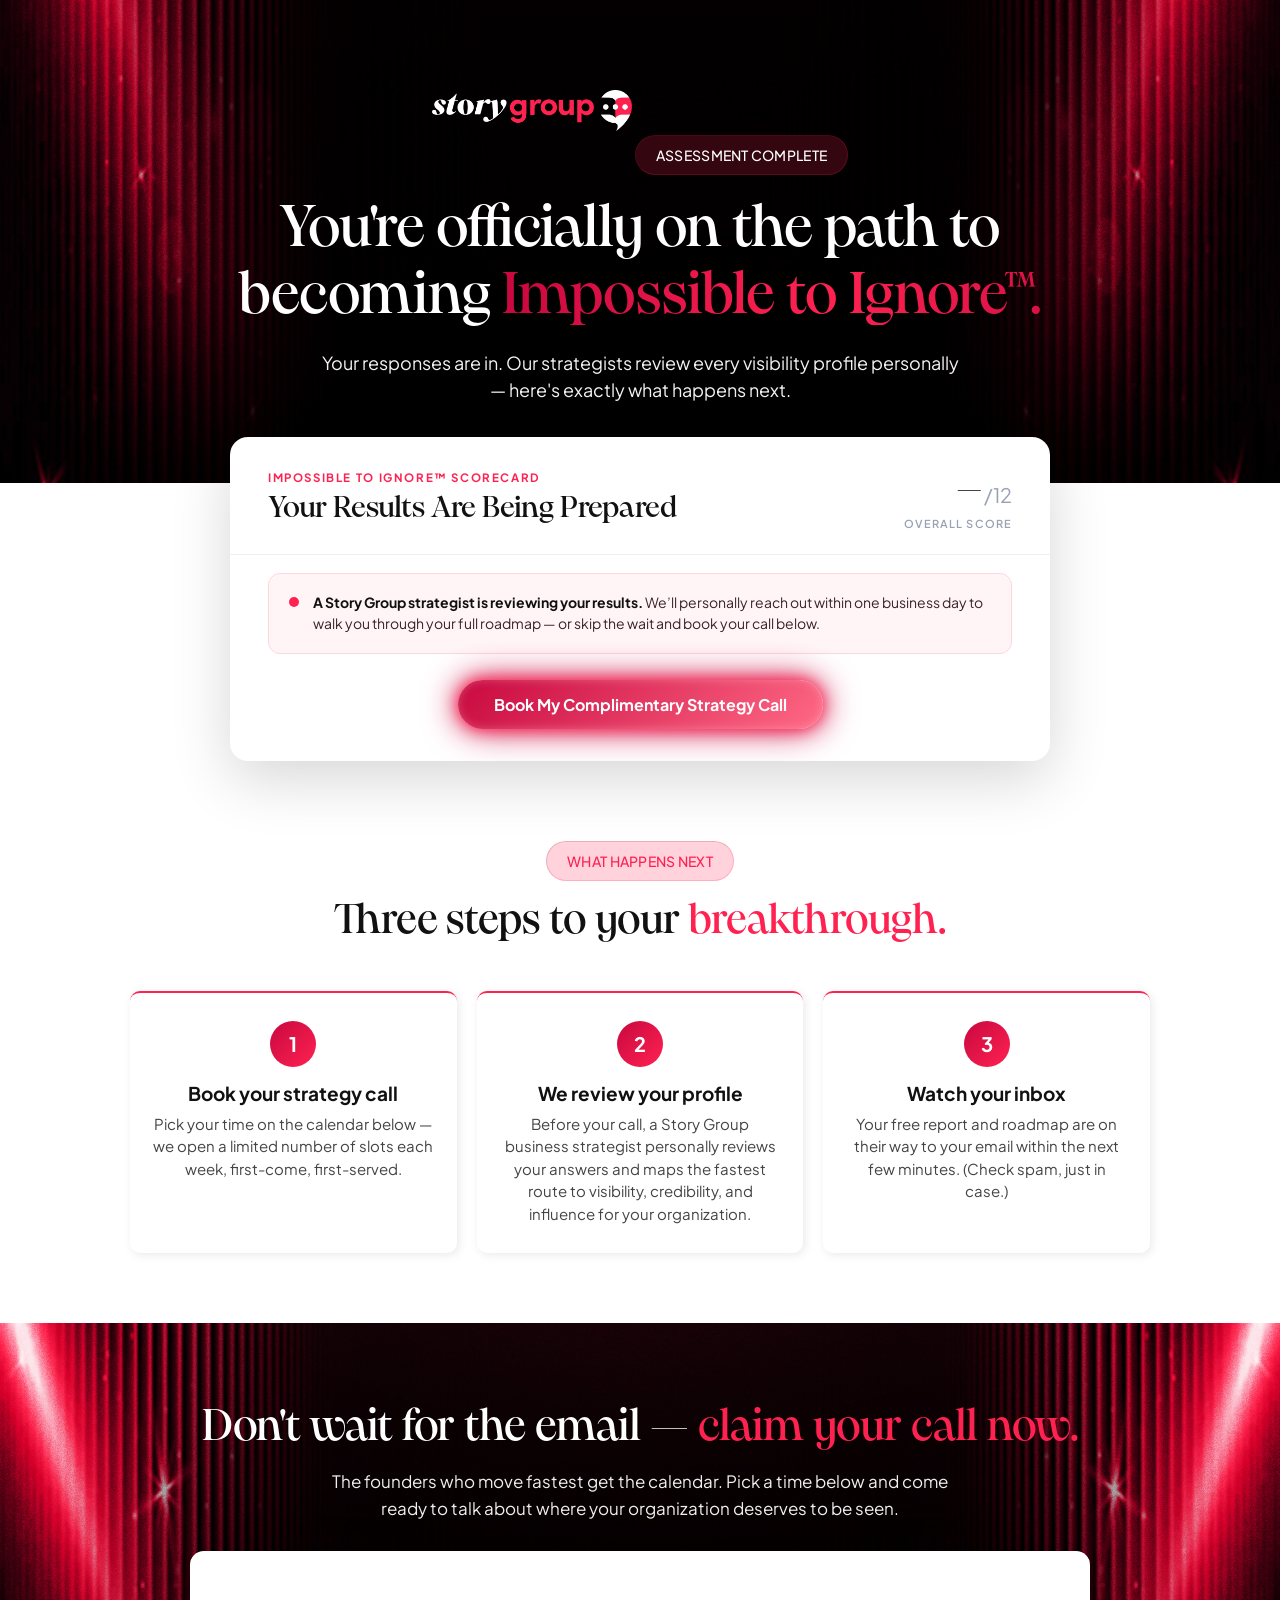
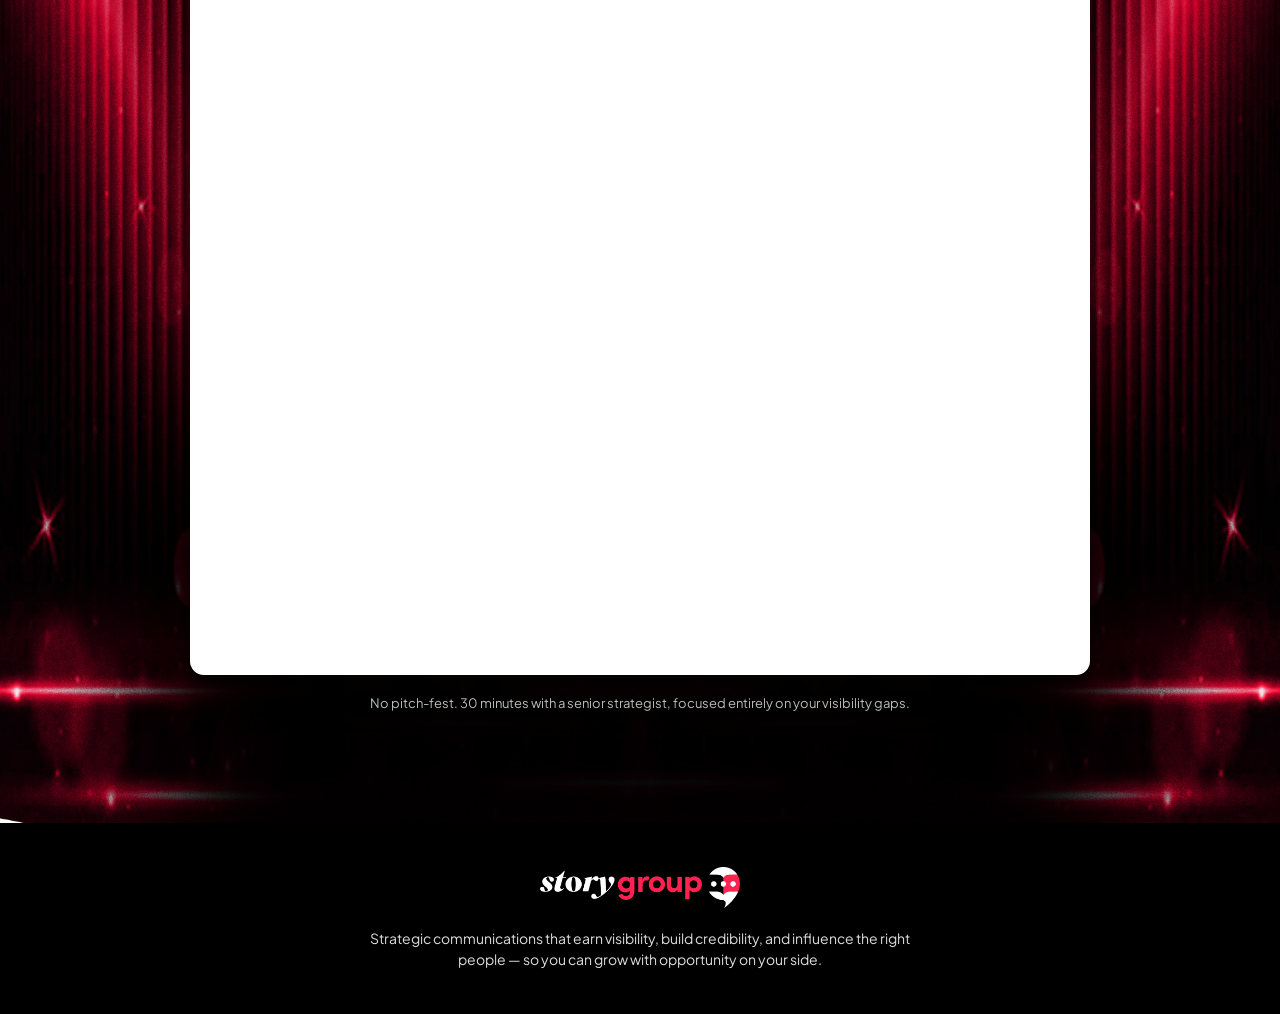
<file: thankyou.html>
<!DOCTYPE html>
<html lang="en">
<head>
<meta charset="utf-8">
<meta name="viewport" content="width=device-width, initial-scale=1">
<title>You're In — Story Group</title>
<link rel="icon" href="assets/favicon.ico">
<meta name="robots" content="noindex">
<link rel="preconnect" href="https://fonts.gstatic.com/" crossorigin="anonymous">
<link rel="stylesheet" href="https://fonts.googleapis.com/css?family=Plus%20Jakarta%20Sans:100,100i,200,200i,300,300i,400,400i,500,500i,600,600i,700,700i,800,800i,900,900i&display=swap">
<!-- Hotjar Tracking Code for Story Group -->
<script>
    (function(h,o,t,j,a,r){
        h.hj=h.hj||function(){(h.hj.q=h.hj.q||[]).push(arguments)};
        h._hjSettings={hjid:6766123,hjsv:6};
        a=o.getElementsByTagName('head')[0];
        r=o.createElement('script');r.async=1;
        r.src=t+h._hjSettings.hjid+j+h._hjSettings.hjsv;
        a.appendChild(r);
    })(window,document,'https://static.hotjar.com/c/hotjar-','.js?sv=');
</script>
<!-- Meta Pixel Code -->
<script>
!function(f,b,e,v,n,t,s)
{if(f.fbq)return;n=f.fbq=function(){n.callMethod?
n.callMethod.apply(n,arguments):n.queue.push(arguments)};
if(!f._fbq)f._fbq=n;n.push=n;n.loaded=!0;n.version='2.0';
n.queue=[];t=b.createElement(e);t.async=!0;
t.src=v;s=b.getElementsByTagName(e)[0];
s.parentNode.insertBefore(t,s)}(window, document,'script',
'https://connect.facebook.net/en_US/fbevents.js');
(function () {
  var lead = null;
  try { lead = JSON.parse(sessionStorage.getItem('iti_lead') || 'null'); } catch (e) {}
  var am = {};
  if (lead) {
    if (lead.email) am.em = lead.email.trim().toLowerCase();
    if (lead.first_name) am.fn = lead.first_name.trim().toLowerCase();
    if (lead.last_name) am.ln = lead.last_name.trim().toLowerCase();
    if (lead.phone) {
      var digits = lead.phone.replace(/[^0-9]/g, '');
      if (digits.length === 10) digits = '1' + digits;
      am.ph = digits;
    }
  }
  fbq('init', '1208230168032417', am);
  fbq('track', 'PageView');
  var fired = false, token = null;
  try {
    fired = sessionStorage.getItem('iti_lead_fired') === '1';
    token = sessionStorage.getItem('iti_submit_token');
  } catch (e) {}
  if (!fired && token && lead && lead.email) {
    fbq('track', 'Lead',
      {content_name: 'ITI Assessment', content_category: 'funnel_step_3'},
      {eventID: lead.event_id || token});
    try {
      sessionStorage.setItem('iti_lead_fired', '1');
      sessionStorage.removeItem('iti_submit_token');
    } catch (e) {}
  }
})();
</script>
<noscript><img height="1" width="1" style="display:none"
src="https://www.facebook.com/tr?id=1208230168032417&ev=PageView&noscript=1"
/></noscript>
<!-- End Meta Pixel Code -->
<style>
@font-face {
  font-family: "PP Pangaia Medium";
  src: url('assets/95f69bee-e24e-4eb6-80c9-ad117813ec96.otf') format('opentype');
  font-display: swap;
}
:root {
  --red: #FF2251;
  --red-deep: #C8083F;
  --red-soft: #ff225133;
  --black: #000000;
  --white: #ffffff;
  --headline: "PP Pangaia Medium", Georgia, serif;
  --body: "Plus Jakarta Sans", -apple-system, sans-serif;
}
* { margin: 0; padding: 0; box-sizing: border-box; }
body { font-family: var(--body); color: #111; background: #fff; }
.eyebrow {
  display: inline-block; padding: 10px 20px; border-radius: 200px;
  background: var(--red-soft); border: 1px inset var(--red-soft);
  color: var(--red); text-transform: uppercase; font-size: 14px;
  font-weight: 500; letter-spacing: .02em; backdrop-filter: blur(5px);
}
.hero {
  background: #000 url('assets/6a83e9d8255b571c8ee8da83.jpg') center/cover no-repeat;
  color: #fff; text-align: center; padding: 90px 20px 80px;
}
.hero .eyebrow { color: #fff; background: var(--red-soft); }
.hero img.logo { width: 200px; margin-bottom: 30px; }
h1 {
  font-family: var(--headline); font-weight: 400; font-size: 58px;
  line-height: 1.15; margin: 22px auto 18px; max-width: 900px;
}
h1 .accent {
  background: linear-gradient(90deg, #C8083F 0%, #FF2251 20%, #C8083F 40%, #FF2251 60%, #C8083F 80%, #FF2251 100%);
  background-size: 300% 300%;
  -webkit-background-clip: text; background-clip: text;
  -webkit-text-fill-color: transparent;
  animation: gradmove 5s ease infinite;
}
@keyframes gradmove {
  0% { background-position: 0% 50%; }
  50% { background-position: 100% 50%; }
  100% { background-position: 0% 50%; }
}
.hero p.sub { font-size: 18px; line-height: 1.5; max-width: 640px; margin: 0 auto; color: #f2f2f2; }
.wrap { max-width: 1170px; margin: 0 auto; padding: 0 20px; }

.report {
  max-width: 820px; margin: -46px auto 0; position: relative; z-index: 2;
  background: #fff; border-radius: 18px; overflow: hidden;
  box-shadow: 0 18px 60px rgba(0,0,0,.16);
  font-family: var(--body); text-align: left;
}
.report-head {
  display: flex; align-items: center; justify-content: space-between; gap: 20px;
  padding: 30px 38px 24px; border-bottom: 1px solid #eef0f3;
}
.r-eyebrow { font-size: 11.5px; font-weight: 700; letter-spacing: .14em; text-transform: uppercase; color: var(--red); margin-bottom: 6px; }
.r-title { font-family: var(--headline); font-weight: 400; font-size: 30px; color: #111; margin: 0; }
.r-score { text-align: right; flex-shrink: 0; }
.r-score .num { font-family: var(--headline); font-size: 46px; line-height: 1; color: #111; }
.r-score .max { font-size: 20px; color: #98a2b3; }
.r-score-lbl { font-size: 11px; font-weight: 600; letter-spacing: .1em; text-transform: uppercase; color: #98a2b3; margin-top: 4px; }
.r-dims { padding: 10px 38px 6px; }
.r-dim { display: grid; grid-template-columns: 130px 1fr auto; align-items: center; gap: 18px; padding: 16px 0; border-bottom: 1px solid #f2f4f7; }
.r-dim:last-child { border-bottom: 0; }
.r-dim-name { font-size: 15px; font-weight: 700; color: #111; }
.r-dim-insight { grid-column: 1 / -1; font-size: 13.5px; color: #667085; line-height: 1.5; margin-top: -6px; padding-bottom: 2px; }
.r-segs { display: flex; gap: 5px; }
.r-seg { height: 9px; flex: 1; min-width: 34px; border-radius: 5px; background: #eef0f3; transition: background .5s ease; }
.r-seg.on { background: #1c2430; }
.r-dim.is-gap .r-seg.on { background: linear-gradient(90deg, var(--red-deep), var(--red)); }
.r-tag { font-size: 11px; font-weight: 700; letter-spacing: .06em; text-transform: uppercase; padding: 5px 11px; border-radius: 999px; white-space: nowrap; }
.r-tag.t1 { background: #ff22511a; color: var(--red-deep); }
.r-tag.t2 { background: #fef0c7; color: #93520b; }
.r-tag.t3 { background: #eef2f6; color: #344054; }
.r-tag.t4 { background: #d8f3dc; color: #1b6b34; }
.r-gap { margin: 18px 38px 0; background: #10151d; border-radius: 14px; padding: 26px 28px; color: #e6e9ee; position: relative; }
.r-gap::before { content: ''; position: absolute; left: 0; top: 22px; bottom: 22px; width: 3px; border-radius: 3px; background: linear-gradient(180deg, var(--red), var(--red-deep)); }
.r-gap-tag { font-size: 11px; font-weight: 700; letter-spacing: .14em; text-transform: uppercase; color: var(--red); }
.r-gap h3 { font-family: var(--headline); font-weight: 400; font-size: 25px; color: #fff; margin: 6px 0 10px; }
.r-gap p { font-size: 14.5px; line-height: 1.6; color: #aeb6c2; margin: 0 0 18px; }
.r-actions-lbl { font-size: 11px; font-weight: 700; letter-spacing: .14em; text-transform: uppercase; color: #6c7684; margin-bottom: 10px; }
.r-actions { list-style: none; margin: 0; padding: 0; }
.r-actions li { display: flex; gap: 12px; align-items: flex-start; font-size: 14.5px; line-height: 1.5; color: #dde1e7; padding: 7px 0; }
.r-actions li::before { content: ''; flex-shrink: 0; width: 18px; height: 18px; margin-top: 1px; border-radius: 50%;
  background: linear-gradient(135deg, var(--red-deep), var(--red));
  -webkit-mask: url("data:image/svg+xml,%3Csvg xmlns='http://www.w3.org/2000/svg' viewBox='0 0 20 20'%3E%3Cpath fill='%23000' d='M10 0a10 10 0 100 20 10 10 0 000-20zm4.6 7.1l-5.2 5.9a1 1 0 01-1.5 0L5.4 10.4a1 1 0 011.5-1.3l1.8 1.9 4.4-5.2a1 1 0 111.5 1.3z'/%3E%3C/svg%3E") center/contain no-repeat;
  mask: url("data:image/svg+xml,%3Csvg xmlns='http://www.w3.org/2000/svg' viewBox='0 0 20 20'%3E%3Cpath fill='%23000' d='M10 0a10 10 0 100 20 10 10 0 000-20zm4.6 7.1l-5.2 5.9a1 1 0 01-1.5 0L5.4 10.4a1 1 0 011.5-1.3l1.8 1.9 4.4-5.2a1 1 0 111.5 1.3z'/%3E%3C/svg%3E") center/contain no-repeat; }
.r-reachout { display: flex; gap: 14px; align-items: flex-start; margin: 18px 38px 0; padding: 18px 20px;
  background: #fff5f7; border: 1px solid #ffd6de; border-radius: 12px; font-size: 14px; line-height: 1.55; color: #3a2228; }
.r-reachout strong { color: #111; }
.r-dot { flex-shrink: 0; width: 10px; height: 10px; border-radius: 50%; margin-top: 5px; background: var(--red);
  box-shadow: 0 0 0 0 rgba(255,34,81,.45); animation: dotpulse 1.8s infinite; }
@keyframes dotpulse { 0% { box-shadow: 0 0 0 0 rgba(255,34,81,.45); } 70% { box-shadow: 0 0 0 9px rgba(255,34,81,0); } 100% { box-shadow: 0 0 0 0 rgba(255,34,81,0); } }
.r-cta { text-align: center; padding: 26px 38px 32px; }
@media (max-width: 640px) {
  .report-head, .r-dims { padding-left: 22px; padding-right: 22px; }
  .r-gap, .r-reachout { margin-left: 16px; margin-right: 16px; padding-left: 20px; padding-right: 20px; }
  .r-cta { padding-left: 22px; padding-right: 22px; }
  .r-title { font-size: 24px; }
  .r-dim { grid-template-columns: 1fr auto; }
  .r-dim .r-segs { grid-column: 1 / -1; order: 3; }
}

.steps { padding: 80px 20px 70px; text-align: center; }
.steps h2 { font-family: var(--headline); font-weight: 400; font-size: 42px; margin: 16px 0 46px; }
.steps h2 .accent { color: var(--red); }
.stepgrid { display: flex; gap: 20px; max-width: 1020px; margin: 0 auto; }
.step {
  flex: 1; background: #fff; border-radius: 10px; padding: 28px 22px;
  border-top: 2px solid var(--red); box-shadow: 2px 2px 9px 0 #70707026; text-align: center;
}
.step .num {
  width: 46px; height: 46px; border-radius: 50%; margin: 0 auto 14px;
  background: linear-gradient(135deg, var(--red-deep), var(--red)); color: #fff;
  display: flex; align-items: center; justify-content: center;
  font-weight: 700; font-size: 20px;
}
.step h3 { font-size: 19px; font-weight: 700; margin-bottom: 8px; }
.step p { font-size: 15px; line-height: 1.5; color: #444; }

.cta-band {
  background: #000 url('assets/6a83e9d8255b571c8ee8da83.jpg') center/cover no-repeat;
  color: #fff; text-align: center; padding: 80px 20px;
}
.cta-band h2 { font-family: var(--headline); font-weight: 400; font-size: 44px; margin-bottom: 14px; }
.cta-band h2 .accent { color: var(--red); }
.cta-band p { max-width: 620px; margin: 0 auto 30px; font-size: 17px; line-height: 1.55; color: #eee; }
.bookbtn {
  display: inline-block; padding: 18px 52px; border-radius: 999px; border: 0;
  font-family: var(--body); font-size: 19px; font-weight: 700; color: #fff; cursor: pointer;
  text-decoration: none;
  background: linear-gradient(135deg, #C8083F, #ff6985);
  box-shadow: 0 0 15px #FF2251, 0 0 35px #C8083F, inset 0 0 10px #ffffff40;
  animation: pulseGlow 1.8s infinite ease-in-out;
}
@keyframes pulseGlow {
  0%, 100% { box-shadow: 0 0 10px #FF2251, 0 0 25px #C8083F, inset 0 0 8px #ffffff33; transform: scale(1); }
  50% { box-shadow: 0 0 25px #ff6985, 0 0 55px #C8083F, inset 0 0 18px #ffffff59; transform: scale(1.03); }
}
.cta-band .micro { font-size: 13px; color: #bbb; margin-top: 18px; }
.calendar-shell { max-width: 900px; margin: 0 auto; background: #fff; border-radius: 14px; padding: 10px; box-shadow: 0 12px 40px rgba(0,0,0,.35); }

footer { background: #000; text-align: center; padding: 44px 20px; color: #ddd; }
footer img { width: 200px; margin-bottom: 16px; }
footer p { font-size: 14px; max-width: 560px; margin: 0 auto; line-height: 1.5; }

@media (max-width: 767px) {
  h1 { font-size: 36px; }
  .stepgrid { flex-direction: column; }
  .scorecard { margin-left: 16px; margin-right: 16px; padding: 26px 20px; }
  .steps h2, .cta-band h2 { font-size: 30px; }
}
</style>
</head>
<body>

<section class="hero">
  <img class="logo" src="assets/3401ce03-244f-43dc-be16-a1eef7507263.png" alt="Story Group">
  <span class="eyebrow">Assessment Complete</span>
  <h1><span id="ty-name">You're</span> officially on the path to becoming <span class="accent">Impossible to Ignore&trade;.</span></h1>
  <p class="sub" id="ty-sub">Your responses are in. Our strategists review every visibility profile personally &mdash; here's exactly what happens next.</p>
</section>

<div class="report" id="report">
  <div class="report-head">
    <div>
      <div class="r-eyebrow">Impossible to Ignore&trade; Scorecard</div>
      <h2 class="r-title" id="r-title">Your Authority Breakdown</h2>
    </div>
    <div class="r-score">
      <span class="num" id="r-score-num">&ndash;</span><span class="max">/12</span>
      <div class="r-score-lbl">Overall Score</div>
    </div>
  </div>
  <div class="r-dims" id="r-dims"></div>
  <div class="r-gap" id="r-gap">
    <span class="r-gap-tag">Your Biggest Gap</span>
    <h3 id="r-gap-name">&nbsp;</h3>
    <p id="r-gap-copy"></p>
    <div class="r-actions-lbl">Where to Start</div>
    <ul class="r-actions" id="r-actions"></ul>
  </div>
  <div class="r-reachout">
    <span class="r-dot"></span>
    <div><strong>A Story Group strategist is reviewing your results.</strong> We&rsquo;ll personally reach out within one business day to walk you through your full roadmap &mdash; or skip the wait and book your call below.</div>
  </div>
  <div class="r-cta">
    <a class="bookbtn" style="font-size:16px;padding:14px 36px;" href="#book" data-book-cta>Book My Complimentary Strategy Call</a>
  </div>
</div>

<section class="steps">
  <span class="eyebrow">What Happens Next</span>
  <h2>Three steps to your <span class="accent">breakthrough.</span></h2>
  <div class="stepgrid">
    <div class="step">
      <div class="num">1</div>
      <h3>Book your strategy call</h3>
      <p>Pick your time on the calendar below &mdash; we open a limited number of slots each week, first-come, first-served.</p>
    </div>
    <div class="step">
      <div class="num">2</div>
      <h3>We review your profile</h3>
      <p>Before your call, a Story Group business strategist personally reviews your answers and maps the fastest route to visibility, credibility, and influence for your organization.</p>
    </div>
    <div class="step">
      <div class="num">3</div>
      <h3>Watch your inbox</h3>
      <p id="step1-copy">Your free report and roadmap are on their way to your email within the next few minutes. (Check spam, just in case.)</p>
    </div>
  </div>
</section>

<section class="cta-band">
  <h2>Don't wait for the email &mdash; <span class="accent">claim your call now.</span></h2>
  <p>The founders who move fastest get the calendar. Pick a time below and come ready to talk about where your organization deserves to be seen.</p>
  <div id="book" class="calendar-shell">
    <iframe src="https://api.leadconnectorhq.com/widget/booking/l76luEMH7HySxXxIezeX" allow="payment" style="width:100%;border:none;overflow:hidden;min-height:700px;" scrolling="no" id="l76luEMH7HySxXxIezeX_1787494512785" title="Book your Complimentary Strategy Call"></iframe>
  </div>
  <p class="micro">No pitch-fest. 30 minutes with a senior strategist, focused entirely on your visibility gaps.</p>
</section>

<footer>
  <img src="assets/a303bc69-37d4-4310-a3a8-f4062e569f10.png" alt="Story Group">
  <p>Strategic communications that earn visibility, build credibility, and influence the right people &mdash; so you can grow with opportunity on your side.</p>
</footer>

<script>
(function () {
  var lead = null;
  try { lead = JSON.parse(sessionStorage.getItem('iti_lead') || 'null'); } catch (e) {}

  if (lead && lead.first_name) {
    var name = lead.first_name.charAt(0).toUpperCase() + lead.first_name.slice(1);
    document.getElementById('ty-name').textContent = name + ", you're";
    document.getElementById('step1-copy').textContent =
      'Your free report and roadmap are on their way to ' + (lead.email || 'your email') +
      ' within the next few minutes. (Check spam, just in case.)';
    document.getElementById('r-title').textContent = name + "'s Authority Breakdown";
  }
  if (lead && lead.website) {
    var src = document.createElement('div');
    src.style.cssText = 'font-size:12.5px;color:#98a2b3;margin-top:6px;';
    src.textContent = 'Analysis includes: ' + lead.website;
    document.getElementById('r-title').after(src);
  }

  var DIMS = [
    { key: 'Visibility',
      insights: [
        "Buyers almost never find you first — you're invisible in the moments that decide deals.",
        "You get discovered sometimes, but it's unpredictable — visibility is happening to you, not for you.",
        "You show up regularly. The next move is owning the channels your buyers check first.",
        "You're consistently found before competitors — a genuine edge worth protecting." ],
      actions: [
        "Claim the places buyers look first: sharpen your executives' profiles and your presence in the outlets your market actually reads.",
        "Publish one signature point of view every month — a stance only your organization can credibly take.",
        "Get quoted: say yes to podcasts, panels, and journalist requests in your niche, even small ones. Familiarity compounds." ] },
    { key: 'Credibility',
      insights: [
        "People who find you can't tell why you're the right choice — trust stalls at first glance.",
        "Your value takes explaining. Every extra explanation costs momentum, and slow trust means slow deals.",
        "Your positioning is mostly landing — sharpen the proof to remove the last layer of doubt.",
        "Your value reads instantly. That's a moat — keep the proof current and visible." ],
      actions: [
        "Rewrite your one-line positioning until a stranger understands why you win in under five seconds.",
        "Move proof to page one: client results, recognizable names, and media mentions — before anyone has to scroll.",
        "Align the story everywhere: website, LinkedIn, decks, and email signatures should all make the same promise." ] },
    { key: 'Influence',
      insights: [
        "Attention almost never turns into pipeline — the visibility you do earn is leaking value.",
        "Some attention converts, but there's no engine behind it — results depend on luck, not systems.",
        "Visibility regularly produces conversations. Systematize what's working and it scales.",
        "You reliably turn attention into opportunity. The play now is volume and compounding." ],
      actions: [
        "Give every channel one clear next step — a single obvious action for the people already watching you.",
        "Build a follow-up rhythm: every mention, feature, or talk gets a deliberate outreach within 48 hours.",
        "Route authority moments to dedicated pages that convert — not your homepage." ] }
  ];
  var TAGS = [
    { cls: 't1', label: 'Critical Gap' },
    { cls: 't2', label: 'Needs Attention' },
    { cls: 't3', label: 'Solid' },
    { cls: 't4', label: 'Strength' }
  ];
  var GAP_COPY = {
    'Visibility': "Right now, growth depends on you finding customers — not customers finding you. Until ideal buyers discover you first, every deal starts from behind. This is the highest-leverage place to focus, and it's exactly where we'll start.",
    'Credibility': "You're getting found — but the people who find you can't immediately see why you're the obvious choice. When trust takes explaining, deals slow down and price pressure creeps in. Making your value self-evident is the fastest win available to you.",
    'Influence': "You've built presence — but attention isn't reliably becoming pipeline. That's the most expensive kind of gap, because the hard part is already done. Converting the audience you've earned is where we'll focus first."
  };

  var answers = (lead && lead.answers) || null;
  var report = document.getElementById('report');

  if (answers && DIMS.every(function (d) { return typeof answers[d.key] === 'number'; })) {
    var total = 0, gapDim = null, lowest = 5;
    var dimsEl = document.getElementById('r-dims');
    DIMS.forEach(function (d) {
      var v = answers[d.key];
      total += v;
      if (v < lowest) { lowest = v; gapDim = d; }
    });

    document.getElementById('r-score-num').textContent = total;

    DIMS.forEach(function (d) {
      var v = answers[d.key];
      var tag = TAGS[v - 1];
      var row = document.createElement('div');
      row.className = 'r-dim' + (d === gapDim ? ' is-gap' : '');
      var segs = '';
      for (var i = 1; i <= 4; i++) segs += '<span class="r-seg' + (i <= v ? ' on' : '') + '" data-i="' + i + '"></span>';
      row.innerHTML =
        '<span class="r-dim-name">' + d.key + '</span>' +
        '<span class="r-segs">' + segs + '</span>' +
        '<span class="r-tag ' + tag.cls + '">' + tag.label + '</span>' +
        '<span class="r-dim-insight">' + d.insights[v - 1] + '</span>';
      dimsEl.appendChild(row);
    });

    // staggered segment reveal
    var allOn = report.querySelectorAll('.r-seg.on');
    allOn.forEach(function (s) { s.style.background = '#eef0f3'; });
    setTimeout(function () {
      allOn.forEach(function (s, i) {
        setTimeout(function () { s.style.background = ''; }, 90 * i);
      });
    }, 400);

    document.getElementById('r-gap-name').textContent = gapDim.key + ' Gap';
    document.getElementById('r-gap-copy').textContent = GAP_COPY[gapDim.key];
    var ul = document.getElementById('r-actions');
    gapDim.actions.forEach(function (aTxt) {
      var li = document.createElement('li');
      li.textContent = aTxt;
      ul.appendChild(li);
    });
  } else {
    // Direct visit with no assessment data: keep the card useful, hide the empty parts
    document.getElementById('r-dims').style.display = 'none';
    document.getElementById('r-gap').style.display = 'none';
    document.getElementById('r-title').textContent = 'Your Results Are Being Prepared';
    document.getElementById('r-score-num').textContent = '–';
  }

  // Prefill the booking widget so nobody is asked for their details twice
  if (lead && lead.email) {
    var iframe = document.querySelector('#book iframe');
    if (iframe) {
      var qs = [];
      if (lead.first_name) qs.push('first_name=' + encodeURIComponent(lead.first_name));
      if (lead.last_name) qs.push('last_name=' + encodeURIComponent(lead.last_name));
      if (lead.email) qs.push('email=' + encodeURIComponent(lead.email));
      if (lead.phone) qs.push('phone=' + encodeURIComponent(lead.phone));
      if (qs.length) iframe.src = iframe.src.split('?')[0] + '?' + qs.join('&');
    }
  }

  document.querySelectorAll('[data-book-cta]').forEach(function (el) {
    el.addEventListener('click', function (ev) {
      ev.preventDefault();
      if (window.fbq) fbq('trackCustom', 'BookCallClick', {content_name: 'ITI Strategy Call'});
      var cal = document.getElementById('book');
      if (cal) cal.scrollIntoView({behavior: 'smooth', block: 'start'});
    });
  });
})();
</script>
<script src="https://link.msgsndr.com/js/form_embed.js" type="text/javascript"></script>
</body>
</html>
</file>
<file: assets/style.C-VNQoXo.css>
@charset "UTF-8";.submission-dialog-overlay{align-items:center;-webkit-backdrop-filter:blur(4px);backdrop-filter:blur(4px);background:#00000080;display:flex;height:100%;justify-content:center;left:0;position:fixed;top:0;width:100%;z-index:20}.submission-dialog-popup{background:#fff;border:1px solid #e5e7eb;border-radius:8px;box-shadow:0 2px 10px #0000001a;padding:16px;text-align:center;width:483px}.submission-dialog-header{align-items:flex-start;display:flex;flex-direction:row;gap:8px}.submission-dialog-header .icon-container{margin-top:0}.submission-dialog-header .icon-container svg{height:24px;width:24px}.submission-dialog-body{display:flex;flex-direction:column;text-align:left;width:100%;word-break:break-word}.submission-dialog-body .header{align-items:center;display:flex;justify-content:space-between;width:100%}.submission-dialog-body .header div{font-size:16px;font-weight:600;line-height:24px}.submission-dialog-body .header div,.submission-dialog-body p{color:#101828;font-family:Inter,sans-serif;font-style:normal;letter-spacing:0}.submission-dialog-body p{font-size:14px;font-weight:400;line-height:20px}.button-section{display:flex;gap:10px;justify-content:flex-end;margin-top:20px}.start-over-button{background:transparent;border:1px solid #d0d5dd;border-radius:4px;color:#98a2b3}.continue-button,.start-over-button{align-items:center;box-shadow:0 1px 2px #1018280d;display:flex;font-family:Inter,sans-serif;font-size:16px;font-style:normal;font-weight:600;gap:8px;justify-content:center;letter-spacing:0;line-height:24px;padding:6px 14px}.continue-button{background:#12b76a;border:transparent;border-radius:4px;color:#fff}@media screen and (max-width:499px){.form-builder--item .item-description{display:block}.image-layout-left-center,.image-layout-left-fixed,.image-layout-right-center,.image-layout-right-fixed{flex-direction:column}.form-side,.image-side{width:100%!important}.image-layout-left-fixed,.image-layout-right-fixed{min-height:auto}.image-layout-background #_builder-form{-webkit-backdrop-filter:blur(5px);backdrop-filter:blur(5px);background-color:#fffffff2;border-radius:8px;margin:20px}}.hl_form-builder--main-full[data-v-32196cd4]{margin-top:0}.form-builder--wrap-full[data-v-32196cd4]{margin-bottom:0!important}.ghl-footer.ghl-footer-preview[data-v-ea86eea3]{position:fixed;z-index:9}.ghl-survey-form[data-v-ea86eea3]{position:relative}.header-image-container,.mobile-progress-bar-overlay{margin:0 auto;position:relative}.mobile-progress-bar-overlay{border-radius:4px;height:8px;z-index:20}.mobile-progress-fill{border-radius:4px 0 0;height:100%;transition:width .3s ease-in-out}.ghl-footer.ghl-footer-preview[data-v-b0aee083]{position:fixed;z-index:9}:where([data-ghl-form-element]) *{box-sizing:border-box}:where([data-ghl-form-element]){color:#607179;font-family:Roboto,Helvetica Neue,Helvetica,Arial,sans-serif,Apple Color Emoji,Segoe UI Emoji,Segoe UI Symbol;line-height:1.7;-webkit-font-smoothing:antialiased;-moz-osx-font-smoothing:grayscale;font-size:.875rem;font-weight:400;line-height:1.8;margin:0;min-height:100%;padding:0!important}:where([data-ghl-form-element]) h1,:where([data-ghl-form-element]) h2,:where([data-ghl-form-element]) h3,:where([data-ghl-form-element]) h4,:where([data-ghl-form-element]) h5,:where([data-ghl-form-element]) h6{color:#2a3135;font-weight:400;line-height:1.2;margin:0}:where([data-ghl-form-element]) .h1,:where([data-ghl-form-element]) .h3,:where([data-ghl-form-element]) .h6 h1,:where([data-ghl-form-element]) h2,:where([data-ghl-form-element]) h3,:where([data-ghl-form-element]) h6{color:inherit;font-family:inherit;font-weight:500;line-height:1.2;margin-bottom:0;margin-top:0}:where([data-ghl-form-element]) .h1,:where([data-ghl-form-element]) h1{font-size:2.5rem}:where([data-ghl-form-element]) .h2,:where([data-ghl-form-element]) h2{font-size:2rem}:where([data-ghl-form-element]) .h3,:where([data-ghl-form-element]) h3{font-size:1.75rem}:where([data-ghl-form-element]) .h4,:where([data-ghl-form-element]) h4{font-size:1.5rem}:where([data-ghl-form-element]) .h5,:where([data-ghl-form-element]) h5{font-size:1.25rem}:where([data-ghl-form-element]) .h6,:where([data-ghl-form-element]) h6{font-size:1rem}:where([data-ghl-form-element]) .row{display:flex;flex-wrap:wrap;margin-left:-15px;margin-right:-15px}:where([data-ghl-form-element]) .col-12,:where([data-ghl-form-element]) .col-6,:where([data-ghl-form-element]) .col-8,:where([data-ghl-form-element]) .col-md-12,:where([data-ghl-form-element]) .col-md-3,:where([data-ghl-form-element]) .col-sm-6{min-height:1px;position:relative;width:100%}:where([data-ghl-form-element]) .col-sm-6{flex:0 0 50%;max-width:50%}:where([data-ghl-form-element]) .col-md-3{flex:0 0 25%;max-width:25%}:where([data-ghl-form-element]) .col-md-12{flex:0 0 100%;max-width:100%}:where([data-ghl-form-element]) .col-8{flex:0 0 66.6666666667%;max-width:66.6666666667%}:where([data-ghl-form-element]) .mb-1{margin-bottom:.25rem!important}:where([data-ghl-form-element]) .mb-2{margin-bottom:.5rem!important}:where([data-ghl-form-element]) .px-2{padding-left:15px!important;padding-right:15px!important}:where([data-ghl-form-element]) .p-0{padding:0!important}:where([data-ghl-form-element]) .pl-0{padding-left:0!important}:where([data-ghl-form-element]) .d-flex{display:flex!important}:where([data-ghl-form-element]) a{background-color:transparent;color:#155eef;text-decoration:none;-webkit-text-decoration-skip:objects;transition:all .2s ease-in-out}:where([data-ghl-form-element]) a:active,:where([data-ghl-form-element]) a:focus,:where([data-ghl-form-element]) a:hover{color:#004eeb;outline:none;text-decoration:none}:where([data-ghl-form-element]) a:active:focus{outline:none}:where([data-ghl-form-element]) .flex{display:flex}:where([data-ghl-form-element]) .block{display:block}:where([data-ghl-form-element]) .relative{position:relative}:where([data-ghl-form-element]) .mt-3{margin-top:.75rem}:where([data-ghl-form-element]) .mb-3{margin-bottom:.75rem}:where([data-ghl-form-element]) .field-label{display:block}:where([data-ghl-form-element]) .flex-between{display:flex;justify-content:space-between}:where([data-ghl-form-element]) .mb-6{margin-bottom:6px}:where([data-ghl-form-element]) .mb-10{margin-bottom:10px}:where([data-ghl-form-element]) .flex-col{display:flex;flex-direction:column}:where([data-ghl-form-element]) .items-center{align-items:center}:where([data-ghl-form-element]) .gap-4{gap:16px}:where([data-ghl-form-element]) .self-stretch{align-self:stretch}:where([data-ghl-form-element]) .flex-wrap{flex-wrap:wrap}:where([data-ghl-form-element]) .items-end{align-items:flex-end}:where([data-ghl-form-element]) .input-icon{height:16px;left:12px;pointer-events:none;position:absolute;top:50%;transform:translateY(-50%);width:16px;z-index:1}:where([data-ghl-form-element]) .loaderClass{margin:auto;width:35px}:where([data-ghl-form-element]) .display-flex{display:flex}:where([data-ghl-form-element]) .coupon-error{margin-bottom:24px}:where([data-ghl-form-element]) .text-light{font-weight:400}:where([data-ghl-form-element]) .hl_wrapper{overflow:visible}:where([data-ghl-form-element]) .hl_wrapper.d-flex{align-items:stretch}:where([data-ghl-form-element]) #form-builder{width:100%}:where([data-ghl-form-element]) .hl_wrapper--inner{padding-bottom:0;padding-top:0}:where([data-ghl-form-element]) .hl_wrapper--inner.form-builder{flex:1 0 0;min-height:100%}:where([data-ghl-form-element]) .hl_form-builder--main{padding:40px 20px}:where([data-ghl-form-element]) .hl_form-builder--main--custom-margin{padding-bottom:0;padding-top:0}:where([data-ghl-form-element]) .form-builder--wrap{background-color:#fff;border-radius:4px;margin:0 auto 20px;max-width:550px;position:relative}:where([data-ghl-form-element]) .form-builder--item{border:1px solid transparent;border-radius:4px;transition:border .2s ease-in-out}:where([data-ghl-form-element]) .form-builder--img-wrap{display:flex}:where([data-ghl-form-element]) .fields-container.row{margin:0}:where([data-ghl-form-element]) #_builder-form .fields-container.row.apply-gutter{--form-column-gap:24px;gap:0 var(--form-column-gap)}:where([data-ghl-form-element]) #_builder-form .fields-container .form-field-col--6{--form-col-width:calc(50% - var(--form-column-gap)/2);flex:0 0 var(--form-col-width);max-width:var(--form-col-width);width:var(--form-col-width)}:where([data-ghl-form-element]) .hl_form-builder--main .form-builder--wrap .form-builder--item,:where([data-ghl-form-element]) .menu-field-wrap{position:relative;width:100%}:where([data-ghl-form-element]) .menu-field-wrap{padding-left:12px;padding-right:12px}:where([data-ghl-form-element]) #_builder-form .fields-container .menu-field-wrap.col-12,:where([data-ghl-form-element]) #_builder-form .fields-container .menu-field-wrap.form-field-col--6{padding-left:0;padding-right:0}:where([data-ghl-form-element]) .validation-error{padding:0 15px}:where([data-ghl-form-element]) .builder-inline .col-6 .builder-inline .col-12 .form-builder--item,:where([data-ghl-form-element]) .builder-inline .form-field-col--6 .builder-inline .col-12 .form-builder--item{padding:0 4px}:where([data-ghl-form-element]) .builder-inline .col-6 .f-odd .form-builder--item,:where([data-ghl-form-element]) .builder-inline .form-field-col--6 .f-odd .form-builder--item{padding-left:0!important}:where([data-ghl-form-element]) .hl_widget .hl_form-group{margin-bottom:20px}:where([data-ghl-form-element]) .hl_widget .hl_form-group.has-error .hl_input{border:1px solid #cb3837}:where([data-ghl-form-element]) .error,:where([data-ghl-form-element]) .hl_widget .hl_form-group.has-error .error,:where([data-ghl-form-element]) .validation-error.error{color:#cb3837;display:block;width:100%}:where([data-ghl-form-element]) .form-builder--item label{font-size:.875rem}:where([data-ghl-form-element]) label{display:inline-block;-webkit-hyphens:auto;hyphens:auto;margin-bottom:.5rem;overflow-wrap:anywhere}:where([data-ghl-form-element]) button,:where([data-ghl-form-element]) input,:where([data-ghl-form-element]) optgroup,:where([data-ghl-form-element]) select,:where([data-ghl-form-element]) textarea{font-family:inherit;line-height:inherit;outline:0}:where([data-ghl-form-element]) #_builder-form input[type=email],:where([data-ghl-form-element]) #_builder-form input[type=number],:where([data-ghl-form-element]) #_builder-form input[type=password],:where([data-ghl-form-element]) #_builder-form input[type=text]{-webkit-appearance:none;-moz-appearance:none;appearance:none;background-color:#f3f8fb;border:none;border-radius:.25rem;padding:.5rem .75rem;width:100%}:where([data-ghl-form-element]) textarea{-webkit-appearance:none;-moz-appearance:none;appearance:none;background-color:#f3f8fb;border:none;border-radius:.25rem;padding:.5rem .75rem;width:100%}:where([data-ghl-form-element]) input::-webkit-input-placeholder,:where([data-ghl-form-element]) textarea::-webkit-input-placeholder{color:#9fa1a3!important}:where([data-ghl-form-element]) .custom-vue-select{-webkit-appearance:none;-moz-appearance:none;appearance:none;background-color:#f3f8fb;background-position:right .5rem center;background-repeat:no-repeat;background-size:1.5em 1.5em;border-radius:.25rem}:where([data-ghl-form-element]) input[type=checkbox],:where([data-ghl-form-element]) input[type=radio]{background-origin:border-box;background:#f3f8fb;border-color:#e2e8f0;border-radius:100%;border-width:1px;box-sizing:border-box;color:#4299e1;display:inline-block;flex-shrink:0;height:15px!important;padding:0;-webkit-user-select:none;-moz-user-select:none;user-select:none;vertical-align:middle;width:15px!important}:where([data-ghl-form-element]) .input-group{align-items:stretch;display:flex;flex-wrap:nowrap;position:relative;width:100%}:where([data-ghl-form-element]) .input-group>.custom-file,:where([data-ghl-form-element]) .input-group>.custom-select,:where([data-ghl-form-element]) .input-group>.form-control{flex:1 1 auto;margin-bottom:0;position:relative;width:1%}:where([data-ghl-form-element]) .input-group>.custom-file:focus,:where([data-ghl-form-element]) .input-group>.custom-select:focus,:where([data-ghl-form-element]) .input-group>.form-control:focus{z-index:3}:where([data-ghl-form-element]) .input-group>.custom-file+.custom-file,:where([data-ghl-form-element]) .input-group>.custom-select,:where([data-ghl-form-element]) .input-group>.form-control{margin-left:-1px}:where([data-ghl-form-element]) .input-group>.custom-select,:where([data-ghl-form-element]) .input-group>.custom-select+.custom-file,:where([data-ghl-form-element]) .input-group>.form-control{margin-left:-1px}:where([data-ghl-form-element]) .input-group>.custom-select,:where([data-ghl-form-element]) .input-group>.form-control,:where([data-ghl-form-element]) .input-group>.form-control+.custom-file{margin-left:-1px}:where([data-ghl-form-element]) .input-group>.custom-select:not(:last-child),:where([data-ghl-form-element]) .input-group>.form-control:not(:last-child){border-bottom-right-radius:0;border-top-right-radius:0}:where([data-ghl-form-element]) .input-group>.custom-select:not(:first-child),:where([data-ghl-form-element]) .input-group>.form-control:not(:first-child){border-bottom-left-radius:0;border-bottom-right-radius:.3125rem;border-top-left-radius:0;border-top-right-radius:.3125rem}:where([data-ghl-form-element]) .input-group>.custom-file{align-items:center;display:flex}:where([data-ghl-form-element]) .input-group>.custom-file:not(:last-child) .custom-file-label{border-bottom-right-radius:0;border-top-right-radius:0}:where([data-ghl-form-element]) .input-group>.custom-file:not(:last-child) .custom-file-label:before{border-bottom-right-radius:0;border-top-right-radius:0}:where([data-ghl-form-element]) .input-group>.custom-file:not(:first-child) .custom-file-label{border-bottom-left-radius:0;border-top-left-radius:0}:where([data-ghl-form-element]) .input-group>.custom-file:not(:first-child) .custom-file-label:before{border-bottom-left-radius:0;border-top-left-radius:0}:where([data-ghl-form-element]) .input-group-append,:where([data-ghl-form-element]) .input-group-prepend{display:flex}:where([data-ghl-form-element]) .input-group-append .btn,:where([data-ghl-form-element]) .input-group-prepend .btn{position:relative;z-index:2}:where([data-ghl-form-element]) .input-group-append .btn+.btn,:where([data-ghl-form-element]) .input-group-append .input-group-text{margin-left:-1px}:where([data-ghl-form-element]) .input-group-append .input-group-text,:where([data-ghl-form-element]) .input-group-append .input-group-text+.btn{margin-left:-1px}:where([data-ghl-form-element]) .input-group-prepend .btn+.btn,:where([data-ghl-form-element]) .input-group-prepend .input-group-text{margin-left:-1px}:where([data-ghl-form-element]) .input-group-prepend .input-group-text,:where([data-ghl-form-element]) .input-group-prepend .input-group-text+.btn{margin-left:-1px}:where([data-ghl-form-element]) .input-group-prepend{margin-right:-1px}:where([data-ghl-form-element]) .input-group-append{margin-left:-1px}:where([data-ghl-form-element]) .input-group-text{align-items:center;background-color:#e9ecef;border:1px solid #ced4da;border-radius:.3125rem;color:#495057;display:flex;font-size:1rem;font-weight:400;line-height:1.5;margin-bottom:0;padding:.375rem .75rem;text-align:center;white-space:nowrap}:where([data-ghl-form-element]) .input-group-text input[type=checkbox],:where([data-ghl-form-element]) .input-group-text input[type=radio]{margin-top:0}:where([data-ghl-form-element]) .input-group>.input-group-append:last-child>.btn:not(:last-child):not(.dropdown-toggle){border-bottom-right-radius:0;border-top-right-radius:0}:where([data-ghl-form-element]) .input-group>.input-group-append:last-child>.input-group-text:not(:last-child){border-bottom-right-radius:0;border-top-right-radius:0}:where([data-ghl-form-element]) .input-group>.input-group-append:not(:last-child)>.btn{border-bottom-right-radius:0;border-top-right-radius:0}:where([data-ghl-form-element]) .input-group>.input-group-append:not(:last-child)>.input-group-text{border-bottom-right-radius:0;border-top-right-radius:0}:where([data-ghl-form-element]) .input-group>.input-group-prepend>.btn{border-bottom-right-radius:0;border-top-right-radius:0}:where([data-ghl-form-element]) .input-group>.input-group-prepend>.input-group-text{border-bottom-right-radius:0;border-top-right-radius:0}:where([data-ghl-form-element]) .hide{display:none}:where([data-ghl-form-element]) .input-group-prepend{margin-right:0!important}:where([data-ghl-form-element]) .input-group-text{background-color:#f3f8fb!important;border-bottom:unset!important;border-left:unset!important;border-right:1px solid #dee5e8;border-top:unset!important}:where([data-ghl-form-element]) .btn{background:0 0;border-radius:.25rem;color:#000;cursor:pointer;font-size:100%;font-weight:600;min-width:85px;padding:.5rem 1rem;transition:all .2s ease-in-out 0s}:where([data-ghl-form-element]) .btn-dark{background-color:#000;color:#fff}:where([data-ghl-form-element]) a,:where([data-ghl-form-element]) button{cursor:pointer;transition:all .2s ease-in-out 0s}:where([data-ghl-form-element]) .form-control{-webkit-appearance:none;-moz-appearance:none;appearance:none;background:#f3f8fb;background-clip:padding-box;border:none;border-radius:.3125rem;color:#2a3135;display:block;font-size:.875rem;line-height:1.5;padding:15px 20px!important;transition:all .2s ease-in-out 0s;width:100%}:where([data-ghl-form-element]) .form-control:active:focus,:where([data-ghl-form-element]) .form-control:focus{background-color:#ecf0f3!important;box-shadow:none!important;outline:none}:where([data-ghl-form-element]) .g-recaptcha{transform:scale(.77);transform-origin:0 0}:where([data-ghl-form-element]) .hl_form-builder--main .form-builder--wrap .form-builder--item .captcha-vlue input{border:0;color:#999;font-size:29px;font-weight:700;width:20px}:where([data-ghl-form-element]) .hl_form-builder--main .form-builder--wrap .form-builder--item .captcha-vlue{color:#999;float:left;font-size:29px;font-weight:700;line-height:42px;width:auto}:where([data-ghl-form-element]) .hl_form-builder--main .form-builder--wrap .form-builder--item #captchaInput{background:#f2f7fa;border:0;color:#999;font-size:32px;font-weight:700;height:45px;line-height:45px;margin-left:.5em;outline:0;padding:0 10px;width:75px}:where([data-ghl-form-element]) .hl_form-builder--main .form-builder--wrap .form-builder--item .captcha-vlue span{color:#ccc;font-size:36px;font-weight:400}:where([data-ghl-form-element]) #the-form-builder .menu-field-wrap .close-icon{background:#f5f5f5;border-radius:50%;cursor:pointer;font-size:10px;height:25px;opacity:0;padding:5px 7px;position:absolute;right:10px;top:5px;transition:all .5s ease-in}:where([data-ghl-form-element]) #the-form-builder .menu-field-wrap:hover .close-icon{opacity:1;transition:all .5s ease-in}:where([data-ghl-form-element]) .custom-vue-select.form-control{padding:10px 15px!important}:where([data-ghl-form-element]) .custom-vue-select ul.vs__dropdown-menu li.vs__dropdown-option{white-space:normal!important;word-wrap:break-word!important}:where([data-ghl-form-element]) .form-builder--image{width:auto!important}:where([data-ghl-form-element]) .form-builder--image img{width:100%}:where([data-ghl-form-element]) .branding-wrap{padding:30px 16px 10px;position:relative}:where([data-ghl-form-element]) .branding-url{display:block;padding:0;text-align:left}:where([data-ghl-form-element]) .branding-url>img{width:100px}:where([data-ghl-form-element]) .branding-url .cmp-name{color:#607179;display:block;font-size:12px}:where([data-ghl-form-element]) [v-cloak]>*{display:none}:where([data-ghl-form-element]) .radio-image-option-set label:before{opacity:0}:where([data-ghl-form-element]) .radio-image-option-set{cursor:pointer}:where([data-ghl-form-element]) [type=radio]+div{cursor:pointer}:where([data-ghl-form-element]) [type=radio]:checked+.radio-image-option-set{border-color:#51b05e}:where([data-ghl-form-element]) .radio-image-option-set img{height:100%;margin-bottom:5px;position:relative;width:100%}:where([data-ghl-form-element]) .container-group-image .radio-image-option-set{border:2px solid hsla(198,4%,49%,.129);border-radius:6px;margin-bottom:8px;padding:0}:where([data-ghl-form-element]) .container-group-image .radio-image-option-set .image-container{display:inline-block;margin-bottom:.5rem}:where([data-ghl-form-element]) .container-group-image .radio-image-option-set .image-container img{display:block;margin:0 auto;padding:.5rem;width:100%}:where([data-ghl-form-element]) .container-group-image .radio-image-option-set .opt-container-img-label .image-container{min-height:95px;min-width:100px}:where([data-ghl-form-element]) .container-group-image .img-opt-title{background:#444;border-radius:0 0 4px 4px;color:#fff;font-weight:800;text-align:center;text-transform:capitalize}:where([data-ghl-form-element]) .container-group-image .radio-image-option-set .image-container{min-height:95px;min-width:100px;padding:2px 8px 2px 0}:where([data-ghl-form-element]) .row .container-group-image{margin:0 auto}@media(min-wdith:400px){:where([data-ghl-form-element]) .hl_widget-form{min-width:300px}:where([data-ghl-form-element]) .hl_widget .hl_form-name{align-items:flex-start;display:flex;margin-left:-10px;margin-right:-10px}:where([data-ghl-form-element]) .hl_widget .hl_form-name>*{flex:1 0 0;margin-bottom:0;margin-left:10px;margin-right:10px}}@media only screen and (max-width:649px){:where([data-ghl-form-element]) .hl_widget-step1 .hour-select input+label{transition:all .3s ease}:where([data-ghl-form-element]) .hl_widget-step1 .hour-select input:checked+label{width:45%}:where([data-ghl-form-element]) .hl_widget-step1 .hour-select input:checked+label+button{border:1px solid #e6edf2;border-radius:4px;cursor:pointer;display:block;font-size:14px;font-weight:500;max-width:45%;padding:7px 30px;transform:translate(0);visibility:visible}:where([data-ghl-form-element]) .hl_widget-step1 .hour-select input+label+button{display:block;position:absolute;right:0;top:0;transform:translate(100%);transition:none;transition:transform .3s ease;visibility:hidden;white-space:nowrap;width:45%;width:100%}}@media(min-width:940px){:where([data-ghl-form-element]) .hl_widget-wrapper .hl_widget-form{box-sizing:border-box;padding-left:15px;padding-right:15px}:where([data-ghl-form-element]) .hl_widget .hl_form-group.--date-time{display:none;opacity:0;visibility:hidden}}:where([data-ghl-form-element]) .menu-field-wrap.col-sm-6 .option-radio.col-md-3{max-width:50%}@media only screen and (max-width:649px){:where([data-ghl-form-element]) .menu-field-wrap.col-sm-6{flex:0 0 100%;max-width:100%}:where([data-ghl-form-element]) #_builder-form .fields-container .form-field-col--6{flex:0 0 100%;max-width:100%}:where([data-ghl-form-element]) .menu-field-wrap.col-sm-6 .col-8{flex:0 0 100%;max-width:100%}}:where([data-ghl-form-element]) input[type=checkbox],:where([data-ghl-form-element]) input[type=radio]{height:20px;width:20px}:where([data-ghl-form-element]) .in-r-c{align-items:baseline;display:flex;margin-bottom:5px}:where([data-ghl-form-element]) .in-r-c label{margin-bottom:0;margin-left:10px}:where([data-ghl-form-element]) .option-radio-image input[type=radio]{display:none}:where([data-ghl-form-element]) #_builder-form .form-builder--btn-submit button p{margin:0}:where([data-ghl-form-element]) #_builder-form .heading-element div p{margin:0}:where([data-ghl-form-element]) .v-spinner .v-moon1{animation:v-moonStretchDelay .6s linear 0s infinite;animation-fill-mode:forwards;position:relative}:where([data-ghl-form-element]) .v-spinner .v-moon2{animation:v-moonStretchDelay .6s linear 0s infinite;animation-fill-mode:forwards;opacity:.8;position:absolute}:where([data-ghl-form-element]) .v-spinner .v-moon3{opacity:.1}@keyframes rotateSlideOutNext{0%{position:absolute}25%{opacity:.5;transform:translateZ(-500px)}75%,to{opacity:.5;transform:translateZ(-500px) translate(-200%)}}@keyframes rotateSlideInNext{0%,25%{opacity:.5;position:relative;transform:translateZ(-500px) translate(200%)}75%{opacity:.5;transform:translateZ(-500px)}to{opacity:1;transform:translateZ(0) translate(0)}}@keyframes rotateSlideOutPrev{0%{position:absolute}25%{opacity:.5;transform:translateZ(-500px)}75%,to{opacity:.5;transform:translateZ(-500px) translate(200%)}}@keyframes rotateSlideInPrev{0%,25%{opacity:.5;position:relative;transform:translateZ(-500px) translate(-200%)}75%{opacity:.5;transform:translateZ(-500px)}to{opacity:1;transform:translateZ(0) translate(0)}}@keyframes v-moonStretchDelay{to{transform:rotate(1turn)}}:where([data-ghl-form-element]) .ghl-button-bar{direction:rtl;display:inline;position:relative;text-align:center;z-index:2}:where([data-ghl-form-element]) .ghl-button-bar input{cursor:pointer;position:relative}:where([data-ghl-form-element]) .ghl-button-bar .ghl-next-button{border:0;border-radius:4px;float:right;font-weight:600;height:40px;margin:10px;min-width:50px;padding:0 15px;text-align:center;width:auto}:where([data-ghl-form-element]) .ghl-button-bar .ghl-next-button:focus{outline:0}:where([data-ghl-form-element]) .ghl-button-bar .ghl-next-button .right-pointing-triangle:after{content:"▶︎"}:where([data-ghl-form-element]) .ghl-button-bar .ghl-submit-button{border:0;border-radius:4px;float:right;font-weight:600;height:40px;margin:10px;min-width:50px;padding:0 15px;text-align:center;width:auto}:where([data-ghl-form-element]) .ghl-button-bar .ghl-back-button:focus{outline:0}:where([data-ghl-form-element]) .ghl-button-bar .ghl-back-button{border:0;border-radius:4px;float:left;height:40px;margin:10px 0 0 10px;min-width:50px;text-align:center;text-indent:-4px;width:auto}:where([data-ghl-form-element]) .ghl-button-bar .ghl-back-button .left-pointing-triangle:after{content:"◀︎"}:where([data-ghl-form-element]) input#sg_NextButton{padding-left:15px;padding-right:15px}:where([data-ghl-form-element]) .ghl-button{background-color:#3a8ea8;color:#fff}:where([data-ghl-form-element]) .ghl-next-button{background-color:#3a8ea8;color:#fff}:where([data-ghl-form-element]) .ghl-next-button:disabled{cursor:none;opacity:.7}:where([data-ghl-form-element]) .ghl-back-button{background-color:#3a8ea8;color:#fff}:where([data-ghl-form-element]) .ghl-submit-button{background-color:#3a8ea8;color:#fff}:where([data-ghl-form-element]) .ghl-question-set .ghl-question{clear:both;display:none;left:0;line-height:1.8;overflow:hidden;top:0;transform:translateZ(0);visibility:hidden;width:100%}:where([data-ghl-form-element]) .ghl-question-set .ghl-question.ghl-page-current{display:block;overflow:visible;padding-bottom:0;visibility:visible}:where([data-ghl-form-element]) .ghl-question-set{margin-top:12px;overflow-y:visible;perspective:1200px;position:relative;transform-style:preserve-3d;z-index:2;zoom:1}:where([data-ghl-form-element]) .ghl-question-set .form-field-container label{color:#000}:where([data-ghl-form-element]) .ghl-survey-form{background-color:#fff;height:auto;height:100%;margin-bottom:50px;overflow-y:visible;padding:1.5em 30px 2em;width:100%}:where([data-ghl-form-element]) .ghl-survey-form .ghl-page-description p{font-size:1.1em;line-height:1.72222;margin:0 0 .833em}:where([data-ghl-form-element]) .ghl-survey-form .alert{border-left:9px solid #ff4747;border-radius:0;color:#792020;transition:all .3s ease-in}:where([data-ghl-form-element]) .ghl-survey-form .alert ul{margin-bottom:0;padding-left:20px}:where([data-ghl-form-element]) .ghl-survey-form-banner{background-color:#fff;height:auto;height:100%;margin:0 auto;overflow-x:hidden;overflow-y:visible;padding:1.5em 30px 2em;width:80%}:where([data-ghl-form-element]) .ghl-body{background-color:transparent}:where([data-ghl-form-element]) .ghl-body .img-opt-title{padding:5px}:where([data-ghl-form-element]) .form-builder--wrap-questions .row{padding:0}:where([data-ghl-form-element]) .form-builder--wrap-questions .col-6{padding:0}:where([data-ghl-form-element]) .form-builder--wrap-questions .col-12{padding:0}:where([data-ghl-form-element]) .form-builder--wrap-questions .form-builder--item{padding:0}:where([data-ghl-form-element]) .ghl-page-rotateSlideOutNext{animation:rotateSlideOutNext 1s ease both}:where([data-ghl-form-element]) .ghl-page-rotateSlideInNext{animation:rotateSlideInNext 1s ease both}:where([data-ghl-form-element]) .ghl-page-rotateSlideOutPrev{animation:rotateSlideOutPrev 1s ease both}:where([data-ghl-form-element]) .ghl-page-rotateSlideInPrev{animation:rotateSlideInPrev 1s ease both}:where([data-ghl-form-element]) .ghl-footer-wrap{margin:0 auto 11%;padding:26px 10px 5px;text-align:center;width:80%}:where([data-ghl-form-element]) .ghl-form-wrap{margin:0 auto 60px}:where([data-ghl-form-element]) .ghl-banner{margin:auto}:where([data-ghl-form-element]) .ghl-banner img{display:block;max-width:100%;width:100%}:where([data-ghl-form-element]) .ghl-banner.ghl-survey-form-banner{height:auto;min-height:auto;padding:0}:where([data-ghl-form-element]) table.table.table-borderless th{border:0;padding:.75rem}:where([data-ghl-form-element]) table.table.table-borderless tr th:first-child{max-width:150px;padding-right:0;text-align:right;vertical-align:middle}:where([data-ghl-form-element]) .ghl-question-set.ghl-ques-wrap-big input[type=text]{width:50%}:where([data-ghl-form-element]) .ghl-question-set.ghl-ques-wrap-big input[type=email]{width:50%}:where([data-ghl-form-element]) .ghl-question-set.ghl-ques-wrap-big input[type=number]{width:50%}:where([data-ghl-form-element]) .ghl-question-set.ghl-ques-wrap-big input[type=phone]{width:50%}:where([data-ghl-form-element]) .ghl-question-set.ghl-ques-wrap-big textarea{width:50%}:where([data-ghl-form-element]) .ghl-question-set.ghl-ques-wrap-big .custom-vue-select.form-control{width:50%}:where([data-ghl-form-element]) .ghl-question-set.ghl-ques-wrap-big .form-builder--item-input{margin-bottom:17px}:where([data-ghl-form-element]) .ghl-question-set.ghl-ques-wrap-big .form-builder--item-input .custom-vue-select.form-control,:where([data-ghl-form-element]) .ghl-question-set.ghl-ques-wrap-big .form-builder--item-input input,:where([data-ghl-form-element]) .ghl-question-set.ghl-ques-wrap-big .form-builder--item-input textarea{width:100%}:where([data-ghl-form-element]) .setOverflow{overflow:hidden}:where([data-ghl-form-element]){-webkit-font-smoothing:auto!important;-moz-osx-font-smoothing:auto!important}:where([data-ghl-form-element]) .date-picker-custom-style{-webkit-appearance:none;-moz-appearance:none;appearance:none;background:#f3f8fb;background-clip:padding-box;border:none;border-radius:.3125rem;color:#2a3135;display:block;font-size:.875rem;line-height:1.5;padding:7px 5px;transition:all .2s ease-in-out 0s;width:100%}:where([data-ghl-form-element]) .vdpInnerWrap{font-size:10px!important}:where([data-ghl-form-element]) .multi_select_form .multiselect__option,:where([data-ghl-form-element]) .multi_select_form .multiselect__single{color:#2a3135;font-size:.875rem!important;text-decoration:none}:where([data-ghl-form-element]) .multi_select_form .multiselect__select{top:0}:where([data-ghl-form-element]) .multi_select_form .multiselect__single{padding:7px 40px 7px 0}:where([data-ghl-form-element]) .multi_select_form .multiselect__input,:where([data-ghl-form-element]) .multi_select_form .multiselect__single{margin:0!important;padding:0!important;vertical-align:0}:where([data-ghl-form-element]) .multi_select_form .multiselect__input{line-height:normal!important;padding:7px 40px 7px 0}:where([data-ghl-form-element]) .multi_select_form .multiselect__option{color:#607179;line-height:25px;min-height:25px;padding:10px;white-space:normal}:where([data-ghl-form-element]) .multi_select_form .multiselect__option--highlight,:where([data-ghl-form-element]) .multi_select_form .multiselect__option--selected.multiselect__option--highlight{background:#188bf633;color:#333}:where([data-ghl-form-element]) .multi_select_form .multiselect__option--highlight:hover{background-color:#188bf633;color:#188bf6}:where([data-ghl-form-element]) .multi_select_form .multiselect__option--highlight:focus{color:#000}:where([data-ghl-form-element]) .multi_select_form .multiselect__placeholder{color:#adadad;display:inline-block;margin-bottom:0;min-height:32px;padding:6px 40px 10px 0}:where([data-ghl-form-element]) #_builder-form .fields-container{padding:30px 0!important}:where([data-ghl-form-element]) #_builder-form .remove-extra-padding{padding-bottom:0!important;padding-top:0!important}:where([data-ghl-form-element]) .form-top-padding{padding-top:6px}:where([data-ghl-form-element]) .file-input{display:none}:where([data-ghl-form-element]) .form-field-disabled{cursor:not-allowed}:where([data-ghl-form-element]) .form-field-disabled input:disabled,:where([data-ghl-form-element]) .form-field-disabled label,:where([data-ghl-form-element]) .form-field-disabled select:disabled,:where([data-ghl-form-element]) .form-field-disabled textarea:disabled{pointer-events:none}:where([data-ghl-form-element]) .form-field-disabled:not(:has(.preview-common-btn,.verify-phone-btn,.confirm-btn,.reset-btn)){opacity:.6}:where([data-ghl-form-element]) .form-field-disabled:has(.preview-common-btn,.verify-phone-btn,.confirm-btn,.reset-btn) :not(.verification-container)>.email-input>:not(button),:where([data-ghl-form-element]) .form-field-disabled:has(.preview-common-btn,.verify-phone-btn,.confirm-btn,.reset-btn) :not(.verification-container)>.phone-input>:not(button),:where([data-ghl-form-element]) .form-field-disabled:has(.preview-common-btn,.verify-phone-btn,.confirm-btn,.reset-btn) label{opacity:.6}:where([data-ghl-form-element]) .custom-file-upload{border:1px solid #ccc;border-radius:4px;cursor:pointer;display:block!important;min-height:5rem;text-align:center;width:100%}:where([data-ghl-form-element]) .custom-file-upload svg{display:block;margin:5px auto;width:30px}:where([data-ghl-form-element]) #_builder-form .custom-file-upload{color:#6e7d84!important}:where([data-ghl-form-element]) #_builder-form button:not(.keep-border){border:none}:where([data-ghl-form-element]) #_builder-form .signature-button{border:1px solid #ccc;border-radius:4px;cursor:pointer;width:100%}:where([data-ghl-form-element]) .form-builder--item .signature-container{align-items:flex-end;display:flex!important;flex-direction:column;width:100%}:where([data-ghl-form-element]) .form-builder--item .signature-container a{color:#6e7d84;text-decoration:underline}:where([data-ghl-form-element]) .iti{width:100%}:where([data-ghl-form-element]) .countryphone{background-color:#f3f8fb;border:none;border-radius:5px;height:51px;width:100%}:where([data-ghl-form-element]) .extra-top-padding{padding-top:1rem}:where([data-ghl-form-element]) .d-none{display:none!important}:where([data-ghl-form-element]) .test-mode-badge{background-color:#ffde92;border-radius:4px;color:#bb5504;font-size:10px;font-weight:700;margin:0 .2rem;padding:2px 4px;text-transform:uppercase}:where([data-ghl-form-element]) .loader-container{left:0;margin:0 auto;position:absolute;right:0;top:30%;width:50px;z-index:99}:where([data-ghl-form-element]) .v-moon3{box-sizing:border-box}:where([data-ghl-form-element]) .short-label{color:#464d5f;display:block;font-size:12px;margin-left:2px;margin-top:11px;min-height:13px;word-break:break-word}:where([data-ghl-form-element]) .hl_button{border:1px solid #e6edf2;border-radius:4px;cursor:pointer;font-size:14px;font-weight:500;max-width:550px;min-width:130px;padding:15px 30px;transition:all .2s ease-in-out}:where([data-ghl-form-element]) .hl_button:active,:where([data-ghl-form-element]) .hl_button:focus,:where([data-ghl-form-element]) .hl_button:hover{background-color:#e6edf2}:where([data-ghl-form-element]) .hl_button:active,:where([data-ghl-form-element]) .hl_button:focus{outline:none}:where([data-ghl-form-element]) .hl_button:disabled{opacity:.6}:where([data-ghl-form-element]) .hl_button:active:focus{outline:none}:where([data-ghl-form-element]) .hl_button.--primary{background-color:#188bf6;border-color:#188bf6;color:#fff}:where([data-ghl-form-element]) .hl_button.--first-step{min-width:200px}:where([data-ghl-form-element]) .hl_button.--primary:active,:where([data-ghl-form-element]) .hl_button.--primary:focus,:where([data-ghl-form-element]) .hl_button.--primary:hover{background-color:#0871d3}:where([data-ghl-form-element]) .StripeElement{-webkit-appearance:none;-moz-appearance:none;appearance:none;background:#f3f8fb;border:none;border-radius:.3125rem;color:#2a3135;font-family:Roboto,system,-apple-system,BlinkMacSystemFont,\.SFNSDisplay-Regular,Helvetica Neue,Helvetica,Arial,sans-serif;font-size:.875rem;padding:15px 20px;transition:all .2s ease-in-out 0s}:where([data-ghl-form-element]) .StripeElement--invalid{border-color:#fa755a}:where([data-ghl-form-element]) .StripeElement--webkit-autofill{background-color:#fefde5!important}@media(max-width:450px){:where([data-ghl-form-element]) .col-6{flex:0 0 50%;max-width:50%}}:where([data-ghl-form-element]) .text-capitalize{text-transform:capitalize}.grecaptcha-badge{height:0!important;width:0!important}.item-description{white-space:normal}.item-description,.item-description pre{word-wrap:break-word;max-width:100%;overflow-wrap:break-word}.item-description pre{color:#fff!important;display:block;font-family:inherit;margin:0;white-space:pre-wrap}.survey-progress-bar-mobile{border-radius:4px 4px 0 0;height:8px;left:0;margin:0;position:absolute;right:0;top:0;z-index:1}.survey-progress-bar-header{border-radius:4px 4px 0 0;margin-bottom:0;position:relative}.survey-progress-fill-mobile{border-radius:4px 0 0;height:100%;transition:width .3s ease-in-out}.image-layout-container{align-items:center;display:flex;justify-content:center;margin:0 auto}.image-layout-container,.image-layout-header,.image-layout-top-fixed{flex-direction:column;width:100%}.image-layout-left-center,.image-layout-right-center{align-items:center;display:flex;flex-direction:row;width:100%}.image-layout-right-center{flex-direction:row-reverse}.image-layout-left-center .image-side,.image-layout-right-center .image-side{overflow:hidden}.image-layout-left-fixed,.image-layout-right-fixed{display:flex;flex-direction:row;min-height:500px;width:100%}.image-layout-right-fixed{flex-direction:row-reverse}.image-side{align-items:center;background-position:50%;background-repeat:no-repeat;background-size:cover;display:flex;flex-shrink:0;justify-content:center}.image-layout-left-fixed .image-side,.image-layout-right-fixed .image-side{background-position:50%;background-repeat:no-repeat;background-size:cover;min-height:500px;width:50%}.form-side{display:flex;flex-direction:column;flex-shrink:0;justify-content:center;min-height:200px;overflow:visible}.image-layout-background .form-side,.image-layout-top-fixed .form-side{width:100%!important}.image-layout-left-center .form-side,.image-layout-left-fixed .form-side,.image-layout-right-center .form-side,.image-layout-right-fixed .form-side{box-sizing:border-box}#_builder-form[style*=background-image]{position:relative;z-index:1}@media screen and (max-width:499px){.image-layout-left-center,.image-layout-left-fixed,.image-layout-right-center,.image-layout-right-fixed{flex-direction:column}.form-side,.image-side{width:100%!important}.image-layout-left-fixed,.image-layout-right-fixed{min-height:auto}.image-layout-background .ghl-survey-form{-webkit-backdrop-filter:blur(5px);backdrop-filter:blur(5px);background-color:#fffffff2;border-radius:8px;margin:20px}}.hl-preview-page-bg{background-attachment:fixed;background-image:var(--hl-preview-page-bg-image);background-position:top;background-repeat:no-repeat;background-size:cover}.rating-wrapper[data-v-bd09e06d]{align-items:center;align-self:stretch;display:flex;flex-direction:column;flex-wrap:wrap;gap:.5rem;width:100%}.justify-start .rating-stars-container[data-v-bd09e06d]{align-items:flex-start}.justify-end .rating-stars-container[data-v-bd09e06d]{align-items:flex-end}.justify-center .rating-stars-container[data-v-bd09e06d]{align-items:center}.rating-container[data-v-bd09e06d]{align-items:center;align-self:stretch;display:flex;flex-wrap:wrap;gap:.5rem;width:100%}.rating-stars-container[data-v-bd09e06d]{align-items:center;display:flex;flex-direction:column;width:100%}.rating-stars[data-v-bd09e06d]{align-items:center;align-self:stretch;display:flex;flex-wrap:wrap;gap:.5rem;width:100%}.rating-icon[data-v-bd09e06d]{cursor:pointer;flex-shrink:0;height:32px;transition:all .2s ease;width:32px}.rating-filled[data-v-bd09e06d],.rating-hovered[data-v-bd09e06d]{transform:scale(1.15)}.star-wrapper[data-v-bd09e06d]{align-items:center;display:flex;flex-shrink:0;height:32px;justify-content:center;overflow:hidden;width:32px}.rating-labels[data-v-bd09e06d]{align-items:center;align-self:stretch;display:flex;gap:.5rem;justify-content:space-between;margin-top:.5rem}.rating-content[data-v-bd09e06d]{align-items:center;align-self:stretch;display:flex;flex-wrap:wrap;gap:.5rem}.confirm-btn,.preview-common-btn,.reset-btn{background:#fff;border:1px solid #d0d5dd!important;border-radius:8px;box-shadow:0 1px 2px #1018280d;color:#344055;cursor:pointer;line-height:1.5!important;padding:8px 20px;text-wrap:nowrap;white-space:nowrap}.email-input{align-items:center;-moz-column-gap:12px;column-gap:12px;display:flex}.email-input-wrapper{display:flex;flex:1;position:relative}#_builder-form .text-element *{font-family:inherit}#_builder-form .text-element a{color:#0d6efd;-webkit-text-decoration:revert!important;text-decoration:revert!important}#_builder-form .heading-element .text-element{word-wrap:break-word;overflow-wrap:break-word;white-space:normal}#_builder-form .heading-element .text-element pre{max-width:100%;white-space:pre-wrap;word-wrap:break-word;font-size:.65em;overflow-wrap:break-word}#_builder-form .heading-element .text-element pre code{font-size:.5em;white-space:pre-wrap;word-wrap:break-word}.form-builder--item .text-area-element{min-height:108px}@media screen and (max-width:650px){.form-builder--item .item-description{display:block}}.captcha-container[data-v-e8069a49]{overflow:hidden}.confirm-btn,.reset-btn,.verify-phone-btn{background:#fff;border:1px solid #d0d5dd!important;border-radius:8px;box-shadow:0 1px 2px #1018280d;color:#344055;cursor:pointer;line-height:1.5!important;padding:8px 20px;text-wrap:nowrap;white-space:nowrap}.confirm-btn{background-color:#155eef;color:#fff;margin-right:.75rem}.verification-container{margin-top:10px}.phone-input{-moz-column-gap:12px;column-gap:12px}.phone-input,.verified-text{align-items:center;display:flex}.verified-text{color:#72b76f;-moz-column-gap:4px;column-gap:4px}.otp::-moz-placeholder{font-size:14px!important}.otp::placeholder{font-size:14px!important}.recaptch-top-margin{margin-top:.5em}.input-currency-wrapper{display:flex;flex:1;position:relative}.input-currency{font-size:16px;left:14px!important;top:34%!important;transform:translateY(-45%)!important}.standard-checkbox-container{align-items:center;display:flex;margin-bottom:5px}.option-checkbox-bubble{margin-bottom:0;padding-right:6px}div.bubble-checkbox{align-items:center;display:flex;margin-bottom:8px}.bubble-checkbox-label{align-items:center;background:transparent;border:1px solid #d0d5dd;border-radius:12px;-moz-column-gap:8px;column-gap:8px;cursor:pointer;display:grid!important;grid-template-columns:auto 1fr;margin:0!important;max-width:100%;overflow-wrap:anywhere;padding:8px 30px;transition:all .2s ease;white-space:normal;word-break:break-word}.bubble-checkbox-label:hover{border-color:#d1d5db}input.bubble-checkbox{align-self:center;margin:0;position:static}.bubble-checkbox:checked+.bubble-checkbox-label{color:#1e40af}.bubble-checkbox-label:has(input:checked){color:#1e40af}.form-builder--item{max-width:100%}.form-builder--item .terms-and-conditions{align-items:flex-start;display:flex;flex-direction:column;gap:10px;line-height:1.25rem;max-width:100%;width:100%}.form-builder--item .checkbox-container{align-items:flex-start;-moz-column-gap:10px;column-gap:10px;display:flex;flex-wrap:nowrap;max-width:100%;width:100%}.form-builder--item .checkbox-container span{flex:1;min-width:0}.form-builder--item .checkbox-container label{display:block;flex:1 1 0;min-width:0}.form-builder--item .checkbox-container input{flex-shrink:0;margin-top:3px}.form-builder--item .terms-and-conditions>label p{margin:0!important}.form-builder--item .terms-text-label{display:inline-block;line-height:1.4;white-space:normal}.form-builder--item .terms-text-label,.terms-text-container{word-wrap:break-word;max-width:100%;overflow-wrap:break-word}.terms-text-container{display:block}.terms-text-container :not(a){color:inherit}.terms-text-container pre{color:#fff!important;white-space:pre-wrap;word-wrap:break-word;display:block;font-family:inherit;margin:0;max-width:100%;overflow-wrap:break-word}.option-radio{padding-right:6px}.option-radio input.add-custom-opt{background:#fff;border:none;border-bottom:1px solid #e1e1e1;border-radius:3px;font-size:14px;margin-bottom:0 px;margin-left:10px;padding:3px;width:50%}.standard-radio-container{align-items:center;display:flex;margin-bottom:5px}.option-radio-bubble{margin-bottom:0}.bubble-option-container{align-items:center!important;display:flex!important;margin-bottom:8px!important}.bubble-label{align-items:center;background:transparent;border:1px solid #d0d5dd;border-radius:12px;-moz-column-gap:8px;column-gap:8px;cursor:pointer;display:grid!important;grid-template-columns:auto 1fr;margin:0!important;max-width:100%;overflow-wrap:anywhere;padding:8px 30px;transition:all .2s ease;white-space:normal;width:auto;word-break:break-word}.bubble-label:hover{border-color:#d1d5db}.bubble-radio{align-self:center;margin:0;position:static}.bubble-radio:checked+.bubble-label{color:#1e40af}.bubble-label:has(input:checked){color:#1e40af}.custom-bubble-label{display:inline-block!important;max-width:100%;min-width:0;overflow-wrap:anywhere;white-space:normal;word-break:break-word}.custom-text-input{background:transparent!important;border:none;color:inherit;font-size:inherit;margin-left:4px;max-width:100%;min-width:0;outline:none;overflow:hidden;padding:.25rem 0!important;text-overflow:ellipsis;white-space:nowrap;width:100%}.custom-text-input::-moz-placeholder{text-overflow:ellipsis;white-space:nowrap}.custom-text-input::placeholder{text-overflow:ellipsis;white-space:nowrap}.picture-choice[data-v-139b5c09]{width:100%}.picture-choice .item-description[data-v-139b5c09]{display:block}.picture-choice__grid[data-v-139b5c09]{display:grid;gap:16px;grid-template-columns:repeat(var(--picture-choice-desktop-columns),minmax(0,1fr));width:100%}.picture-choice-card[data-v-139b5c09]{background:#fff;border:1px solid #d0d5dd;border-radius:8px;color:#344054;cursor:pointer;display:flex;flex-direction:column;margin:0;min-width:0;overflow:hidden;transition:border-color .12s ease,box-shadow .12s ease}.picture-choice-card[data-v-139b5c09]:hover{border-color:#84adff}.picture-choice-card[data-v-139b5c09]:focus-within{border-color:var(--picture-choice-primary-color,#155eef);box-shadow:0 0 0 2px color-mix(in srgb,var(--picture-choice-primary-color,#155eef) 16%,transparent)}.picture-choice-card--selected[data-v-139b5c09]{box-shadow:0 0 0 1px var(--picture-choice-primary-color,#155eef)}.picture-choice-card--selected[data-v-139b5c09],.picture-choice-card--selected[data-v-139b5c09]:hover{border-color:var(--picture-choice-primary-color,#155eef)}.picture-choice-card__media[data-v-139b5c09]{align-items:center;aspect-ratio:4/3;background:#f9fafb;display:flex;justify-content:center;min-height:88px;overflow:hidden;width:100%}.picture-choice-card__image[data-v-139b5c09]{display:block;max-height:100%;max-width:100%}.picture-choice-card__image--contain[data-v-139b5c09],.picture-choice-card__image--cover[data-v-139b5c09],.picture-choice-card__image--fill[data-v-139b5c09]{height:100%;width:100%}.picture-choice-card__image--cover[data-v-139b5c09]{-o-object-fit:cover;object-fit:cover}.picture-choice-card__image--contain[data-v-139b5c09]{-o-object-fit:contain;object-fit:contain}.picture-choice-card__image--fill[data-v-139b5c09]{-o-object-fit:fill;object-fit:fill}.picture-choice-card__missing[data-v-139b5c09]{color:#667085;padding:12px;text-align:center}.picture-choice-card__footer[data-v-139b5c09]{align-items:center;background:#fff;border-top:1px solid #eaecf0;display:flex;gap:8px;min-height:38px;padding:8px 12px}.picture-choice-card__footer--control-only[data-v-139b5c09]{justify-content:flex-start}.picture-choice-card__input[data-v-139b5c09]{-webkit-appearance:none;-moz-appearance:none;appearance:none;background:#fff;border:1px solid #d0d5dd;border-radius:50%;cursor:pointer;flex:0 0 16px;height:16px;margin:0;position:relative;width:16px}.picture-choice-card__input[data-v-139b5c09]:checked{background:var(--picture-choice-primary-color,#155eef);border-color:var(--picture-choice-primary-color,#155eef);box-shadow:inset 0 0 0 3px #fff}.picture-choice-card__input--checkbox[data-v-139b5c09]{border-radius:4px}.picture-choice-card__input--checkbox[data-v-139b5c09]:checked{box-shadow:none}.picture-choice-card__input--checkbox[data-v-139b5c09]:checked:after{border:solid #fff;border-width:0 2px 2px 0;content:"";height:9px;left:4px;position:absolute;top:1px;transform:rotate(45deg);width:5px}.picture-choice-card__label[data-v-139b5c09]{min-width:0;overflow-wrap:anywhere}.picture-choice__custom-input[data-v-139b5c09]{margin-top:12px}.picture-choice__error[data-v-139b5c09]{margin-top:10px}@media only screen and (max-width:767px){.picture-choice__grid[data-v-139b5c09]{gap:12px;grid-template-columns:repeat(var(--picture-choice-mobile-columns),minmax(0,1fr))}}.multiselect__tags[data-v-458b04c4]{line-height:1.5}.multiselect__placeholder[data-v-458b04c4]{min-height:15px!important}@keyframes vdpSlideFromLeft{0%{opacity:0;transform:translate3d(-.5em,0,0)}to{opacity:1;transform:translateZ(0)}}@keyframes vdpSlideFromRight{0%{opacity:0;transform:translate3d(.5em,0,0)}to{opacity:1;transform:translateZ(0)}}@keyframes vdpToggleCalendar{0%{opacity:0;transform:scale(.5)}to{opacity:1;transform:scale(1)}}@keyframes vdpFadeCalendar{0%{opacity:0}to{opacity:1}}.vdp-toggle-calendar-enter-active.vdpPositionReady{animation:vdpToggleCalendar .2s;transform-origin:top left}.vdp-toggle-calendar-leave-active{animation:vdpToggleCalendar .15s reverse}.vdp-toggle-calendar-enter-active.vdpPositionFixed{animation:vdpFadeCalendar .3s}.vdp-toggle-calendar-leave-active.vdpPositionFixed{animation:vdpFadeCalendar .3s reverse}.vdpComponent{color:#303030;display:inline-block;font-size:10px;position:relative}.vdpComponent.vdpWithInput>input{padding-right:30px}.vdpClearInput{bottom:0;font-size:1em;position:absolute;right:0;top:0;width:3em}.vdpClearInput:before{background-color:#fff;border:1px solid rgba(0,0,0,.15);border-radius:50%;box-sizing:border-box;color:#0000004d;content:"×";height:1.4em;left:50%;line-height:1.1em;margin:-.7em 0 0 -.7em;position:absolute;top:50%;width:1.4em}.vdpClearInput:hover:before{box-shadow:0 .2em .5em #00000026}.vdpOuterWrap.vdpFloating{padding:.5em 0;position:absolute;z-index:220}.vdpOuterWrap.vdpPositionFixed{align-items:center;background-color:#0000004d;display:flex;justify-content:center;inset:0;padding:2em;position:fixed}.vdpFloating .vdpInnerWrap{max-width:30em}.vdpPositionFixed .vdpInnerWrap{animation:vdpToggleCalendar .3s;border:0;margin:0 auto;max-width:30em}.vdpFloating.vdpPositionTop{top:100%}.vdpFloating.vdpPositionBottom{bottom:100%}.vdpFloating.vdpPositionLeft{left:0}.vdpFloating.vdpPositionRight{right:0}.vdpPositionTop.vdpPositionLeft{transform-origin:top left}.vdpPositionTop.vdpPositionRight{transform-origin:top right}.vdpPositionBottom.vdpPositionLeft{transform-origin:bottom left}.vdpPositionBottom.vdpPositionRight{transform-origin:bottom right}.vdpInnerWrap{background:#fff;border:1px solid rgba(0,0,0,.15);border-radius:.5em;box-shadow:0 .2em 1.5em #0000000f;box-sizing:border-box;min-width:28em;overflow:hidden;padding:1em}.vdpHeader{background:#f5f5f5;margin:-1em -1em -2.5em;padding:0 1em 2.5em;position:relative;text-align:center}.vdpArrow,.vdpClearInput,.vdpPeriodControl>button{background:none;border:0;cursor:pointer;margin:0;padding:0}.vdpArrow::-moz-focus-inner,.vdpClearInput::-moz-focus-inner,.vdpPeriodControl>button::-moz-focus-inner{border:0;padding:0}.vdpArrow{bottom:2.5em;font-size:1em;overflow:hidden;position:absolute;text-align:left;text-indent:-999em;top:0;width:5em}.vdpArrow:before{border-radius:100%;content:"";height:2.2em;left:50%;margin:-1.1em 0 0 -1.1em;position:absolute;top:50%;transition:background-color .2s;width:2.2em}.vdpArrow:active,.vdpArrow:focus,.vdpArrow:hover{outline:0}.vdpArrow:focus:before,.vdpArrow:hover:before{background-color:#00000008}.vdpArrow:active:before{background-color:#00000012}.vdpArrowNext:before{margin-left:-1.4em}.vdpArrow:after{border:.5em solid transparent;content:"";height:0;left:50%;margin-top:-.5em;position:absolute;top:50%;width:0}.vdpArrowNextDisable,.vdpArrowPrevDisable{cursor:default!important}.vdpArrowNextDisable:after{background-color:unset!important;border-left-color:#cecece!important}.vdpArrowPrevDisable:after{border-right-color:#cecece!important}.vdpArrowNextDisable:active:before,.vdpArrowNextDisable:focus:before,.vdpArrowNextDisable:hover:before,.vdpArrowPrevDisable:active:before,.vdpArrowPrevDisable:focus:before,.vdpArrowPrevDisable:hover:before{background-color:unset}.vdpArrowPrev{left:-.3em}.vdpArrowPrev:after{border-right-color:#188bf6;margin-left:-.8em}.vdpArrowNext{right:-.6em}.vdpArrowNext:after{border-left-color:#188bf6;margin-left:-.5em}.vdpPeriodControl{display:inline-block;position:relative}.vdpPeriodControl>button{display:inline-block;font-size:1.5em;padding:1em .4em}.vdpPeriodControl>select{cursor:pointer;font-size:1.6em;height:100%;left:0;opacity:0;position:absolute;top:0;width:100%}.vdpTable{position:relative;table-layout:fixed;width:100%;z-index:5}.vdpNextDirection{animation:vdpSlideFromRight .5s}.vdpPrevDirection{animation:vdpSlideFromLeft .5s}.vdpCell,.vdpHeadCell{box-sizing:border-box;text-align:center}.vdpCell{padding:.5em 0}.vdpHeadCell{padding:.3em .4em 1.8em}.vdpHeadCellContent{color:#848484;font-size:1.3em;font-weight:400}.vdpCellContent{border:0;border-radius:100%;display:block;font:inherit;font-size:1.4em;height:1.857em;line-height:1.857em;margin:0 auto;text-align:center;transition:background .1s,color .1s;width:1.857em}.vdpCellButton,.vdpCellContent{background:transparent;color:inherit;cursor:inherit;padding:0}.vdpCellButton{align-items:center;-webkit-appearance:none;-moz-appearance:none;appearance:none;border:0;box-sizing:border-box;display:flex;font:inherit;height:100%;justify-content:center;margin:0;outline:none;width:100%}.vdpPeriodControlDisable{pointer-events:none}.vdpPeriodControl>button,.vdpPeriodControlDisable{cursor:default}.vdpCell.outOfRange{color:#c7c7c7}.vdpCell.today{color:#188bf6}.vdpCell.selected .vdpCellContent{background:#2e91fcb3;color:#fff}@media(hover:hover){.vdpCell.selectable .vdpCellButton:hover .vdpCellContent{background:#2e91fcb3;color:#fff}}.vdpCell.selectable .vdpCellButton{cursor:pointer}.vdpCell.selected{border:none!important}.vdpCell.disabled{opacity:.5}.vdpTimeControls{background:#f5f5f5;margin:1em -1em -1em;padding:1.2em 2em;position:relative;text-align:center}.vdpTimeUnit{display:inline-block;position:relative;vertical-align:middle}.vdpTimeUnit>input,.vdpTimeUnit>pre{font-size:1.7em;line-height:1.3;padding:.1em;word-wrap:break-word;border:0;border-bottom:1px solid transparent;box-sizing:border-box;color:#000;margin:0;resize:none;text-align:center;white-space:pre-wrap}.vdpTimeUnit>pre{font-family:inherit;visibility:hidden}.vdpTimeUnit>input{-webkit-appearance:none;-moz-appearance:none;appearance:none;background:transparent;border-radius:0;height:100%;left:0;outline:none;overflow:hidden;padding:0;position:absolute;top:0;width:100%}.vdpTimeUnit>input:focus,.vdpTimeUnit>input:hover{border-bottom-color:#188bf6}.vdpTimeUnit>input::-webkit-inner-spin-button,.vdpTimeUnit>input::-webkit-outer-spin-button{-webkit-appearance:none;margin:0}.vdpTimeCaption,.vdpTimeSeparator{color:#848484;display:inline-block;font-size:1.3em;vertical-align:middle}.vdpTimeCaption{margin-right:.5em}.vdpCell .vdpCellButton{min-height:35px}.vdpCell .vdpCellContent{border:1px solid transparent;display:inline-block;height:35px;line-height:35px;padding:0 5px;text-align:center;vertical-align:middle;width:100%}.vdpFloating .vdpInnerWrap--modern,.vdpInnerWrap--modern{border:1px solid var(--date-time-picker-popup-border,#f2f4f7);border-radius:8px;box-shadow:0 2px 4px #1018280f,0 4px 8px #1018281a;box-sizing:border-box;max-width:none;min-width:0;padding:8px;width:min(280px,100vw - 32px)}.vdpHeader--modern{align-items:center;background:#fff;display:flex;justify-content:space-between;margin:0 0 8px;min-height:28px;padding:0;width:100%}.vdpHeader--modern .vdpNavGroup{align-items:center;display:flex;flex:0 0 auto;gap:4px}.vdpHeader--modern .vdpNavButton{align-items:center;background:transparent;border:1px solid transparent;border-radius:6px;color:var(--date-time-picker-text,#344054);cursor:pointer;display:inline-flex;height:28px;justify-content:center;margin:0;padding:0;width:24px}.vdpHeader--modern .vdpNavButton:hover{background:var(--date-time-picker-hover-background,#eff4ff)}#_builder-form .vdpHeader--modern .vdpNavButton:focus-visible,.vdpHeader--modern .vdpNavButton:focus-visible{background:var(--date-time-picker-selected-background,#eff4ff);border:1px solid var(--date-time-picker-primary,#155eef)!important;box-shadow:none!important;outline:none!important}.vdpHeader--modern .vdpNavButton:disabled{color:var(--date-time-picker-disabled-text,#d0d5dd);cursor:default}.vdpHeader--modern .vdpNavButton:disabled:hover{background:transparent}.vdpHeader--modern .vdpNavButton>svg{height:16px;width:16px}.vdpHeader--modern .vdpPeriodControls--modern{align-items:center;display:flex;flex:1 1 auto;gap:12px;justify-content:center;min-width:0}.vdpHeader--modern .vdpPeriodControls--modern .vdpPeriodControl{margin-right:0}.vdpHeader--modern .vdpPeriodControl>button{align-items:center;color:inherit;cursor:pointer;display:inline-flex;font-family:inherit;font-size:14px;font-weight:500;line-height:20px;min-height:28px;padding:0}.vdpHeader--modern .vdpPeriodControl>select{min-height:28px}.vdpInnerWrap--modern .vdpTable{border-collapse:collapse}.vdpInnerWrap--modern .vdpTable .vdpHeadCell{border-bottom:1px solid var(--date-time-picker-popup-border,#f2f4f7);height:40px;padding:0;vertical-align:middle}.vdpInnerWrap--modern .vdpTable .vdpHeadCellContent{color:var(--date-time-picker-weekday-text,#667085);font-family:inherit;font-size:14px;font-style:normal;font-weight:400;letter-spacing:0;line-height:20px;text-align:center;vertical-align:middle}.vdpInnerWrap--modern .vdpTable .vdpCell{height:32px;padding:0;vertical-align:middle}.vdpInnerWrap--modern .vdpTable .vdpCell .vdpCellButton{display:inline-flex;height:32px;min-height:32px;width:100%}.vdpInnerWrap--modern .vdpTable .vdpCell .vdpCellContent{align-items:center;border:1px solid transparent;border-radius:4px;box-sizing:border-box;color:inherit;display:inline-flex;font-family:inherit;font-size:14px;font-style:normal;font-weight:500;height:24px;justify-content:center;letter-spacing:0;line-height:20px;padding:0;position:relative;text-align:center;transition:background-color .2s,border-color .2s,color .2s;vertical-align:middle;width:24px}.vdpInnerWrap--modern .vdpTable .vdpCell.disabled .vdpCellContent,.vdpInnerWrap--modern .vdpTable .vdpCell.outOfRange .vdpCellContent{color:var(--date-time-picker-disabled-text,#d0d5dd)}.vdpInnerWrap--modern .vdpTable .vdpCell.today:not(.selected) .vdpCellContent{color:inherit}.vdpInnerWrap--modern .vdpTable .vdpCell.today .vdpCellContent:after{background-color:var(--date-time-picker-primary,#155eef);border-radius:2px;content:"";height:4px;position:absolute;right:1px;top:1px;transition:background-color .2s;width:4px}#_builder-form .vdpInnerWrap--modern .vdpTable .vdpCell.today:after,.vdpInnerWrap--modern .vdpTable .vdpCell.today:after{content:none!important;display:none!important}#_builder-form .vdpInnerWrap--modern .vdpTable .vdpCell.today .vdpCellContent:after{inset:1px 1px auto auto!important}#_builder-form .vdpInnerWrap--modern .vdpTable .vdpCell.selectable.selected .vdpCellContent,.vdpInnerWrap--modern .vdpTable .vdpCell.selected .vdpCellContent{background:var(--date-time-picker-selected-background,#eff4ff)!important;border:1px solid var(--date-time-picker-selected-border,#155eef)!important;box-shadow:none!important;color:var(--date-time-picker-active-text,#00359e)!important;font-weight:500!important}@media(hover:hover){#_builder-form .vdpInnerWrap--modern .vdpTable .vdpCell.selectable:not(.selected) .vdpCellButton:hover .vdpCellContent,.vdpInnerWrap--modern .vdpTable .vdpCell.selectable:not(.selected) .vdpCellButton:hover .vdpCellContent{background:var(--date-time-picker-hover-surface,#f2f4f7)!important;border-color:transparent!important;color:inherit!important}#_builder-form .vdpInnerWrap--modern .vdpTable .vdpCell.selectable.selected .vdpCellButton:hover .vdpCellContent,.vdpInnerWrap--modern .vdpTable .vdpCell.selectable.selected .vdpCellButton:hover .vdpCellContent{background:var(--date-time-picker-selected-border,#155eef)!important;border-color:var(--date-time-picker-selected-border,#155eef)!important;color:#fff!important}#_builder-form .vdpInnerWrap--modern .vdpTable .vdpCell.today.selected .vdpCellButton:hover .vdpCellContent:after,.vdpInnerWrap--modern .vdpTable .vdpCell.today.selected .vdpCellButton:hover .vdpCellContent:after{background-color:#fff!important}}#_builder-form .vdpInnerWrap--modern .vdpTable .vdpCellButton:focus-visible .vdpCellContent,.vdpInnerWrap--modern .vdpTable .vdpCellButton:focus-visible .vdpCellContent{border:1px solid var(--date-time-picker-primary,#155eef)!important;box-shadow:none!important;outline:none!important}.vdpActionFooter{border-top:1px solid var(--date-time-picker-popup-border,#f2f4f7);margin-top:8px;padding-top:8px}.time-picker-actions,.vdpActionFooter{display:grid;gap:4px;grid-template-columns:minmax(0,1fr) minmax(0,1fr)}.time-picker-action,.vdpActionButton{align-items:center;-webkit-appearance:none;-moz-appearance:none;appearance:none;border:1px solid transparent;border-radius:4px;box-shadow:0 1px 2px #1018280d;box-sizing:border-box;cursor:pointer;display:inline-flex;font-family:inherit;font-size:12px;font-weight:500;gap:6px;height:28px;justify-content:center;line-height:1;margin:0;min-height:0;outline:none;padding:8px;text-align:center;width:100%}.time-picker-action:focus-visible,.vdpActionButton:focus-visible{border-color:var(--date-time-picker-primary,#155eef);box-shadow:0 0 0 2px var(--date-time-picker-focus-ring,rgba(21,94,239,.2)),0 1px 2px #1018280d}.time-picker-action--secondary,.vdpActionButton--secondary{background:#fff;border-color:var(--date-time-picker-border,#d0d5dd);color:inherit}.time-picker-action--secondary:focus-visible,.vdpActionButton--secondary:focus-visible{background:var(--date-time-picker-hover-background,#eff4ff);color:var(--date-time-picker-active-text,#00359e)}.time-picker-action--primary,.vdpActionButton--primary{background:var(--date-time-picker-primary,#155eef);border-color:var(--date-time-picker-primary,#155eef);color:#fff}.time-picker-action:disabled,.vdpActionButton:disabled{cursor:not-allowed;opacity:.6}.date-time-control__meridian-menu .date-time-control__meridian-option--selected,.time-picker-popover .time-picker-option--selected{background:var(--date-time-picker-selected-background,#eff4ff);border-color:var(--date-time-picker-selected-border,#155eef);box-shadow:none;color:var(--date-time-picker-active-text,#00359e)}@media(hover:hover){.date-time-control__meridian-option:not(.date-time-control__meridian-option--selected):not(:disabled):hover,.time-picker-option:not(.time-picker-option--selected):not(:disabled):hover{background:var(--date-time-picker-hover-surface,#f2f4f7);border-color:transparent;color:inherit}.date-time-control__meridian-menu .date-time-control__meridian-option--selected:hover,.time-picker-popover .time-picker-option--selected:hover{background:var(--date-time-picker-selected-border,#155eef);border-color:var(--date-time-picker-selected-border,#155eef);color:#fff}}.date-time-control__meridian-option:not(.date-time-control__meridian-option--selected):focus-visible,.time-picker-option:not(.time-picker-option--selected):focus-visible{border-color:var(--date-time-picker-hover-border,#d0d5dd);box-shadow:none;outline:none}.date-time-control__meridian-option--disabled,.date-time-control__meridian-option:disabled,.time-picker-option--disabled,.time-picker-option:disabled{background:transparent;border-color:transparent;color:var(--date-time-picker-disabled-text,#d0d5dd);cursor:not-allowed}.vdpPeriodControl[data-v-ab9397e8]{margin-right:5px}.input-icon[data-v-ab9397e8]{height:18px;left:14px;pointer-events:none;position:absolute;width:18px;z-index:1}.form-builder--item .custom-html-date{overflow:hidden;padding:7px 5px;position:relative}.form-builder--item .custom-html-date .native-picker-style{font-size:50px;left:-999px;overflow:hidden;position:absolute;top:-20px}.form-date-picker{align-items:center;display:flex!important;gap:2px}.date-time-control{--date-time-picker-primary:var(--appointment_widgets-primary-color,#155eef);--date-time-picker-border:var(--appointment_widgets-border-color,#d0d5dd);--date-time-picker-text:#344054;--date-time-picker-disabled-text:#d0d5dd;--date-time-picker-active-text:#00359e;--date-time-picker-weekday-text:#667085;--date-time-picker-popup-border:#f2f4f7;--date-time-picker-divider:#eaecf0;--date-time-picker-dropdown-background:#fff;--date-time-picker-hover-surface:#f2f4f7;--date-time-picker-hover-border:color-mix(in srgb,var(--date-time-picker-primary) 35%,#fff);--date-time-picker-selected-border:var(--date-time-picker-primary);--date-time-picker-hover-background:color-mix(in srgb,var(--date-time-picker-primary) 8%,#fff);--date-time-picker-selected-background:#eff4ff;--date-time-picker-focus-ring:color-mix(in srgb,var(--date-time-picker-primary) 20%,transparent);--date-time-picker-popover-z:230;--date-time-picker-menu-z:235;align-items:flex-start;display:flex;gap:20px;width:100%}.date-time-control__date,.date-time-control__meridian-wrapper,.date-time-control__time-input{position:relative}.date-time-control__date{flex:1 1 auto;min-width:0}.date-time-control__date .vdpComponent{background:transparent!important;border:0!important;border-radius:0!important;box-shadow:none!important;padding:0!important;width:100%}.date-time-control__date .vdpComponent>.vdpInput,.date-time-control__date>input,.date-time-control__time-input>input{padding:10px 14px 10px 40px!important}.date-time-control__date .vdpComponent.vdpWithInput>.vdpInput{padding-right:44px!important}.date-time-control__date .vdpClearInput{bottom:auto;height:32px;padding:0;right:8px;top:50%;transform:translateY(-50%);width:32px}.date-time-control__date .vdpClearInput:before{border-color:var(--date-time-picker-border);color:#98a2b3;font-size:16px;height:18px;line-height:15px;margin:-9px 0 0 -9px;width:18px}.date-time-control .input-icon{color:currentColor;height:18px;left:14px;opacity:.65;position:absolute;top:50%;transform:translateY(-50%);width:18px}.date-time-control__time{display:flex;flex:1 1 auto;gap:20px;min-width:0}.date-time-control--split .date-time-control__time{flex:1 1 0}.date-time-control--time-only .date-time-control__time{width:100%}.date-time-control__time-input{flex:1 1 auto;min-width:0}.date-time-control--split .date-time-control__date,.date-time-control--split .date-time-control__time-input{flex:1 1 0}.time-picker-popover{background:#fff;border:1px solid var(--date-time-picker-popup-border);border-radius:8px;box-shadow:0 12px 30px #1018282e,0 2px 6px #1018281a;box-sizing:border-box;color:inherit;left:0;max-width:calc(100vw - 32px);padding:8px;position:absolute;top:calc(100% + 8px);width:min(280px,100vw - 32px);z-index:var(--date-time-picker-popover-z,230)}.time-picker-columns{border-bottom:1px solid var(--date-time-picker-divider);display:grid;grid-template-columns:minmax(0,1fr) minmax(0,1fr);padding-bottom:5px}.time-picker-column+.time-picker-column .time-picker-list{border-left:1px solid var(--date-time-picker-divider)}.time-picker-heading{border-bottom:1px solid var(--date-time-picker-divider);color:inherit;font-size:14px;font-weight:500;height:48px;line-height:48px;text-align:center}.time-picker-list{box-sizing:border-box;height:280px;max-height:280px;overflow-y:auto;overscroll-behavior:contain;padding:0 12px;scrollbar-color:var(--date-time-picker-border) transparent;scrollbar-width:thin}.time-picker-list::-webkit-scrollbar{width:8px}.time-picker-list::-webkit-scrollbar-track{background:transparent}.time-picker-list::-webkit-scrollbar-thumb{background:var(--date-time-picker-border);border-radius:999px}.time-picker-option{align-items:center;-webkit-appearance:none;-moz-appearance:none;appearance:none;background:transparent;border:1px solid transparent;border-radius:4px;box-shadow:none;box-sizing:border-box;color:inherit;cursor:pointer;display:flex;font-family:inherit;font-size:14px;font-weight:500;height:24px;justify-content:center;line-height:20px;margin:0 0 8px;outline:none;padding:0;text-align:center;transition:background-color .2s,border-color .2s,color .2s;width:100%;-webkit-tap-highlight-color:transparent}.time-picker-actions{padding-top:8px}.date-time-control__meridian{align-items:center;border:1px solid transparent;box-sizing:border-box;cursor:pointer;display:flex;min-width:116px;padding-left:16px;padding-right:38px;text-align:left;width:116px}.date-time-control__meridian:focus-visible{border-color:var(--date-time-picker-primary,#155eef);box-shadow:0 0 0 2px var(--date-time-picker-focus-ring,rgba(21,94,239,.2)),0 1px 2px #1018280d;outline:none}.date-time-control__meridian-wrapper{flex:0 0 116px}.date-time-control__meridian-chevron{color:currentColor;height:18px;opacity:.7;pointer-events:none;position:absolute;right:14px;top:50%;transform:translateY(-50%);width:18px}.date-time-control__meridian-menu{background:var(--date-time-picker-dropdown-background,#fff);border:1px solid var(--date-time-picker-border);border-radius:6px;box-shadow:0 12px 30px #10182829,0 2px 6px #10182814;overflow:hidden;position:absolute;right:0;width:116px;z-index:var(--date-time-picker-menu-z,235)}.date-time-control__meridian-menu--bottom{top:calc(100% + 8px)}.date-time-control__meridian-menu--top{bottom:calc(100% + 8px)}.date-time-control__meridian-option{background:var(--date-time-picker-dropdown-background,#fff);border:1px solid transparent;box-sizing:border-box;color:inherit;cursor:pointer;display:block;font-size:16px;height:42px;line-height:42px;margin:0;padding:0 16px;text-align:left;transition:background-color .2s,border-color .2s,color .2s;width:100%}@media(max-width:480px){.date-time-control--split{flex-wrap:wrap;gap:12px}.date-time-control--split .date-time-control__date,.date-time-control--split .date-time-control__time{flex-basis:100%}.date-time-control__time{gap:12px}.date-time-control__meridian,.date-time-control__meridian-wrapper{flex-basis:88px;min-width:88px;width:88px}}#_builder-form .form-builder--item .date-time-control.date-picker-custom-style,#_builder-form .form-builder--item .date-time-control.date-picker-custom-style:active,#_builder-form .form-builder--item .date-time-control.date-picker-custom-style:focus,#_builder-form .form-builder--item .date-time-control.date-picker-custom-style:focus-visible,#_builder-form .form-builder--item .date-time-control.date-picker-custom-style:focus-within,#_builder-form .form-builder--item .date-time-control.date-picker-custom-style:hover,#_builder-form .form-builder--item .date-time-control__date .vdpComponent.date-picker-custom-style,#_builder-form .form-builder--item .date-time-control__date .vdpComponent.date-picker-custom-style:active,#_builder-form .form-builder--item .date-time-control__date .vdpComponent.date-picker-custom-style:focus,#_builder-form .form-builder--item .date-time-control__date .vdpComponent.date-picker-custom-style:focus-visible,#_builder-form .form-builder--item .date-time-control__date .vdpComponent.date-picker-custom-style:focus-within,#_builder-form .form-builder--item .date-time-control__date .vdpComponent.date-picker-custom-style:hover{background:transparent!important;border:0!important;border-radius:0!important;box-shadow:none!important;display:flex!important;outline:0!important;padding:0!important;width:100%!important}#_builder-form .form-builder--item .date-time-control.date-picker-custom-style.date-time-control--split{gap:20px!important}@media(max-width:480px){#_builder-form .form-builder--item .date-time-control.date-picker-custom-style.date-time-control--split{gap:12px!important}}.card-number[data-v-e060abc7]{display:none}.expiration[data-v-e060abc7]{border:1px solid #bbb}.expiration input[data-v-e060abc7]{border:0}.expiry-cvv-section[data-v-e060abc7]{display:flex;justify-content:space-between;margin-left:1px;margin-right:1px;margin-top:.5rem}.expiry-input[data-v-e060abc7]{width:55%}.text-box-error[data-v-e060abc7]{border:1px solid red!important}.coupon-container[data-v-0093cba4]{align-items:center;align-self:stretch;display:flex;gap:24px;margin-top:32px}.justify-start[data-v-0093cba4]{justify-content:flex-start}.justify-end[data-v-0093cba4]{justify-content:flex-end}.preview-common-btn[data-v-0093cba4]{background:#fff;border:1px solid #d0d5dd!important;border-radius:8px;box-shadow:0 1px 2px #1018280d;color:#344055;cursor:pointer;line-height:1.5!important;padding:8px 20px;text-wrap:nowrap;white-space:nowrap}fieldset[disabled] .multiselect{pointer-events:none}.multiselect__spinner{background:#fff;display:block;height:38px;position:absolute;right:1px;top:1px;width:40px}.multiselect__spinner:after,.multiselect__spinner:before{border:2px solid transparent;border-radius:100%;border-top-color:#41b883;box-shadow:0 0 0 1px transparent;content:"";height:16px;left:50%;margin:-8px 0 0 -8px;position:absolute;top:50%;width:16px}.multiselect__spinner:before{animation:spinning 2.4s cubic-bezier(.41,.26,.2,.62);animation-iteration-count:infinite}.multiselect__spinner:after{animation:spinning 2.4s cubic-bezier(.51,.09,.21,.8);animation-iteration-count:infinite}.multiselect__loading-enter-active,.multiselect__loading-leave-active{opacity:1;transition:opacity .4s ease-in-out}.multiselect__loading-enter,.multiselect__loading-leave-active{opacity:0}.multiselect,.multiselect__input,.multiselect__single{font-family:inherit;font-size:16px;touch-action:manipulation}.multiselect{box-sizing:content-box;color:#35495e;display:block;min-height:40px;position:relative;text-align:left;width:100%}.multiselect *{box-sizing:border-box}.multiselect:focus{outline:none}.multiselect--disabled{background:#ededed;opacity:.6;pointer-events:none}.multiselect--active{z-index:50}.multiselect--active:not(.multiselect--above) .multiselect__current,.multiselect--active:not(.multiselect--above) .multiselect__input,.multiselect--active:not(.multiselect--above) .multiselect__tags{border-bottom-left-radius:0;border-bottom-right-radius:0}.multiselect--active .multiselect__select{transform:rotate(180deg)}.multiselect--above.multiselect--active .multiselect__current,.multiselect--above.multiselect--active .multiselect__input,.multiselect--above.multiselect--active .multiselect__tags{border-top-left-radius:0;border-top-right-radius:0}.multiselect__input,.multiselect__single{background:#fff;border:none;border-radius:5px;box-sizing:border-box;display:inline-block;line-height:20px;margin-bottom:8px;min-height:20px;padding:0 0 0 5px;position:relative;transition:border .1s ease;vertical-align:top;width:100%}.multiselect__input::-moz-placeholder{color:#35495e}.multiselect__input::placeholder{color:#35495e}.multiselect__tag~.multiselect__input,.multiselect__tag~.multiselect__single{width:auto}.multiselect__input:hover,.multiselect__single:hover{border-color:#cfcfcf}.multiselect__input:focus,.multiselect__single:focus{border-color:#a8a8a8;outline:none}.multiselect__single{margin-bottom:8px;padding-left:5px}.multiselect__tags-wrap{display:inline}.multiselect__tags{background:#fff;border:1px solid #e8e8e8;border-radius:5px;display:block;font-size:14px;min-height:40px;padding:8px 40px 0 8px}.multiselect__tag{background:#41b883;border-radius:5px;color:#fff;display:inline-block;line-height:1;margin-bottom:5px;margin-right:10px;max-width:100%;overflow:hidden;padding:4px 26px 4px 10px;position:relative;text-overflow:ellipsis;white-space:nowrap}.multiselect__tag-icon{border-radius:5px;bottom:0;cursor:pointer;font-style:normal;font-weight:700;line-height:22px;margin-left:7px;position:absolute;right:0;text-align:center;top:0;transition:all .2s ease;width:22px}.multiselect__tag-icon:after{color:#266d4d;content:"×";font-size:14px}.multiselect__tag-icon:focus:after,.multiselect__tag-icon:hover:after{color:#fff}.multiselect__current{border:1px solid #e8e8e8;border-radius:5px;min-height:40px;overflow:hidden;padding:8px 30px 0 12px;white-space:nowrap}.multiselect__current,.multiselect__select{box-sizing:border-box;cursor:pointer;display:block;line-height:16px;margin:0;text-decoration:none}.multiselect__select{height:38px;padding:4px 8px;position:absolute;right:1px;text-align:center;top:1px;transition:transform .2s ease;width:40px}.multiselect__select:before{border-color:#999 transparent transparent;border-style:solid;border-width:5px 5px 0;color:#999;content:"";margin-top:4px;position:relative;right:0;top:65%}.multiselect__placeholder{color:#adadad;display:inline-block;margin-bottom:10px;padding-top:2px}.multiselect--active .multiselect__placeholder{display:none}.multiselect__content-wrapper{background:#fff;border:1px solid #e8e8e8;border-bottom-left-radius:5px;border-bottom-right-radius:5px;border-top:none;display:block;max-height:240px;overflow:auto;position:absolute;width:100%;z-index:50;-webkit-overflow-scrolling:touch}.multiselect__content{display:inline-block;list-style:none;margin:0;min-width:100%;padding:0;vertical-align:top}.multiselect--above .multiselect__content-wrapper{border-bottom:none;border-radius:5px 5px 0 0;border-top:1px solid #e8e8e8;bottom:100%}.multiselect__content::-webkit-scrollbar{display:none}.multiselect__element{display:block}.multiselect__option{cursor:pointer;display:block;line-height:16px;min-height:40px;padding:12px;position:relative;text-decoration:none;text-transform:none;vertical-align:middle;white-space:nowrap}.multiselect__option:after{font-size:13px;line-height:40px;padding-left:20px;padding-right:12px;position:absolute;right:0;top:0}.multiselect__option--highlight{background:#41b883;color:#fff;outline:none}.multiselect__option--highlight:after{background:#41b883;color:#fff;content:attr(data-select)}.multiselect__option--selected{background:#f3f3f3;color:#35495e;font-weight:700}.multiselect__option--selected:after{background:inherit;color:silver;content:attr(data-selected)}.multiselect__option--selected.multiselect__option--highlight{background:#ff6a6a;color:#fff}.multiselect__option--selected.multiselect__option--highlight:after{background:#ff6a6a;color:#fff;content:attr(data-deselect)}.multiselect--disabled .multiselect__current,.multiselect--disabled .multiselect__select{background:#ededed;color:#a6a6a6}.multiselect__option--disabled{background:#ededed!important;color:#a6a6a6!important;cursor:text;pointer-events:none}.multiselect__option--group{background:#ededed;color:#35495e}.multiselect__option--group.multiselect__option--highlight{background:#35495e;color:#fff}.multiselect__option--group.multiselect__option--highlight:after{background:#35495e}.multiselect__option--disabled.multiselect__option--highlight{background:#dedede}.multiselect__option--group-selected.multiselect__option--highlight{background:#ff6a6a;color:#fff}.multiselect__option--group-selected.multiselect__option--highlight:after{background:#ff6a6a;color:#fff;content:attr(data-deselect)}.multiselect-enter-active,.multiselect-leave-active{transition:all .15s ease}.multiselect-enter,.multiselect-leave-active{opacity:0}.multiselect__strong{display:inline-block;line-height:20px;margin-bottom:8px;vertical-align:top}[dir=rtl] .multiselect{text-align:right}[dir=rtl] .multiselect__select{left:1px;right:auto}[dir=rtl] .multiselect__tags{padding:8px 8px 0 40px}[dir=rtl] .multiselect__content{text-align:right}[dir=rtl] .multiselect__option:after{left:0;right:auto}[dir=rtl] .multiselect__clear{left:12px;right:auto}[dir=rtl] .multiselect__spinner{left:1px;right:auto}@keyframes spinning{0%{transform:rotate(0)}to{transform:rotate(2turn)}}.product-selection-row[data-v-be190a37]{align-items:flex-start;align-self:stretch;display:flex;flex-direction:column;gap:6px}.quantity-container-counter[data-v-be190a37]{align-items:center;background:#fff;border:1px solid #d0d5dd;border-radius:8px;display:flex;gap:10px;justify-content:center;padding:0 10px}.plus-minus-icon[data-v-be190a37]{cursor:pointer;height:16px;width:16px}.container-stretch[data-v-88af1480]{align-items:stretch;align-self:stretch;display:flex;flex-wrap:wrap;gap:8px}.product-column[data-v-88af1480]{flex-direction:column}.product-selection-row[data-v-88af1480]{align-items:flex-start;align-self:stretch;display:flex;flex-direction:column;gap:6px}.variant-tag[data-v-88af1480]{align-items:center;background:#fff;border:1px solid #d0d5dd;border-radius:30px;cursor:pointer;display:flex;gap:10px;justify-content:center;padding:4px 12px}.selected-tag[data-v-88af1480]{pointer-events:none}#product-variant .multiselect__select[data-v-88af1480]{width:25px}.recurring-dropdown-name[data-v-88af1480]{width:100%}.product-layout[data-v-f9e950ec]{display:grid;gap:16px;width:100%}.grid-cols-2[data-v-f9e950ec]{grid-template-columns:repeat(2,minmax(0,1fr))}.grid-cols-3[data-v-f9e950ec]{grid-template-columns:repeat(3,minmax(0,1fr))}.product-container[data-v-f9e950ec]{border-radius:8px;padding:8px}.product-container[data-v-f9e950ec],.product-inner-container[data-v-f9e950ec]{align-items:flex-start;align-self:stretch;display:flex;flex:1 0 0;flex-direction:column;gap:16px}.product-inner-container[data-v-f9e950ec]{position:relative}.product-inner-container-row[data-v-f9e950ec]{flex-direction:row;gap:12px}.product-column[data-v-f9e950ec]{flex-direction:column}.product-price-container[data-v-f9e950ec]{display:flex;gap:10px;margin-top:8px}.container-stretch[data-v-f9e950ec]{align-items:flex-start;align-self:stretch;display:flex;flex-wrap:wrap;gap:8px}.product-checkbox[data-v-f9e950ec]{align-items:center;display:flex;flex-shrink:0;height:20px;justify-content:center;padding:15px;width:20px}.image-container-multi[data-v-f9e950ec]{background-color:#d3d3d3;background-position:50%;background-repeat:no-repeat;background-size:cover;border:1px solid #eaecf0;border-radius:8px;flex-shrink:0;height:149px;position:relative;width:100%}.product-text-container[data-v-f9e950ec]{align-items:flex-start;align-self:stretch;display:flex;flex-direction:column;gap:16px;position:relative;width:100%}.product-text-divider[data-v-f9e950ec]{align-items:flex-start;display:flex;flex:1 0 0;flex-direction:column;gap:4px}.product-selection-row[data-v-f9e950ec]{align-items:flex-start;align-self:stretch;display:flex;flex-direction:column;gap:6px}.out-of-stock[data-v-f9e950ec]{border-radius:0 0 8px 8px;bottom:0;box-sizing:border-box;left:0;position:absolute}.out-of-stock-top[data-v-f9e950ec],.out-of-stock[data-v-f9e950ec]{align-items:center;background:#f04438;color:#eaecf0;display:flex;height:24px;justify-content:center;padding-left:4px;width:100%}.out-of-stock-top[data-v-f9e950ec]{align-self:stretch;flex-direction:column}.width-100[data-v-f9e950ec]{width:100%}.line-through[data-v-f9e950ec]{text-decoration-line:line-through}.product-layout[data-v-13804e76]{align-items:flex-start;align-self:stretch;display:flex;flex-direction:column;gap:15px}.product-container[data-v-13804e76]{align-items:flex-start;align-self:stretch;border-radius:8px;display:flex;flex:1 0 0;gap:12px;padding:5px}.product-checkbox[data-v-13804e76]{align-items:center;display:flex;justify-content:center}.product-inner-container[data-v-13804e76]{align-items:flex-start;align-self:stretch;display:flex;flex:1 0 0;gap:16px;position:relative}.product-column[data-v-13804e76]{flex-direction:column}.product-price-container[data-v-13804e76]{align-items:flex-start;align-self:stretch;display:flex;gap:10px;justify-content:flex-end;width:110px}.max-width[data-v-13804e76]{max-width:90%}.container-stretch[data-v-13804e76]{align-items:stretch;align-self:stretch;display:flex;flex-wrap:wrap;gap:8px}.product-stretch[data-v-13804e76]{align-items:stretch;align-self:stretch;display:flex;gap:8px;justify-content:space-between}.product-no-image-gap[data-v-13804e76]{gap:6%}.line-through[data-v-13804e76]{text-decoration-line:line-through}.image-container[data-v-13804e76]{background-color:#d3d3d3;background-position:50%;background-repeat:no-repeat;background-size:cover;border:1px solid #eaecf0;border-radius:8px;flex-shrink:0;height:149px;position:relative;width:140px}.product-text-container[data-v-13804e76]{align-items:flex-start;display:flex;flex:1 0 0;flex-direction:column;gap:16px}.product-text-divider[data-v-13804e76]{align-items:flex-start;display:flex;flex:1 0 0;flex-direction:column;gap:4px;max-width:60%}.product-selection-row[data-v-13804e76]{align-items:flex-start;align-self:stretch;display:flex;flex-direction:column;gap:6px}.out-of-stock[data-v-13804e76]{align-items:center;background:#f04438;border-radius:0 0 8px 8px;bottom:0;box-sizing:border-box;color:#eaecf0;display:flex;height:24px;justify-content:center;left:0;padding-left:4px;position:absolute;width:140px}.out-of-stock-top[data-v-13804e76]{width:100%}@media screen and (max-width:768px){.product-inner-container[data-v-13804e76]{flex-direction:column}.product-inner-container .product-text-container .product-stretch[data-v-13804e76]{flex-direction:column;gap:0}.product-text-divider .max-width[data-v-13804e76],.product-text-divider[data-v-13804e76]{max-width:none}.product-price-container[data-v-13804e76]{justify-content:flex-start}.container-stretch[data-v-13804e76]{margin-bottom:10px}}.product-container[data-v-38bbdb69]{align-items:center;align-self:stretch;background:#fff;border:1px solid #eaecf0;border-radius:8px;display:flex;flex-direction:column;gap:10px;height:184px;padding:12px}.product-icon[data-v-38bbdb69]{flex-shrink:0;height:102px;width:136px}.noproduct-text-container[data-v-38bbdb69]{align-items:center;align-self:stretch;display:flex;flex-direction:column;gap:4px;padding:0 16px}.medium-text[data-v-38bbdb69]{font-size:16px;font-weight:600;line-height:24px}.medium-text[data-v-38bbdb69],.regular-text[data-v-38bbdb69]{color:#101828;font-family:Inter;font-style:normal;text-align:center}.regular-text[data-v-38bbdb69]{font-size:14px;font-weight:400;line-height:20px}.order-summary-container[data-v-d473b474]{align-items:flex-start;align-self:stretch;border-radius:8px;display:flex;flex-direction:column;gap:16px;margin-bottom:15px;padding:16px}.order-summary-text[data-v-d473b474]{color:#344054;font-family:Inter;font-size:16px;font-style:normal;font-weight:500;line-height:24px}.order-summary-list[data-v-d473b474]{align-items:flex-start;align-self:stretch;display:flex;flex-direction:column;gap:12px}.product-container[data-v-d473b474]{align-items:flex-start;align-self:stretch;display:flex;gap:24px;justify-content:space-between}.summary-heading[data-v-d473b474]{align-self:stretch;display:flex;flex-direction:column}.product-name[data-v-d473b474]{color:#344054;font-weight:500}.product-name[data-v-d473b474],.sub-text-summary[data-v-d473b474]{font-family:Inter;font-size:12px;font-style:normal;line-height:18px}.sub-text-summary[data-v-d473b474]{color:#667085;font-weight:400}.amount[data-v-d473b474]{font-size:14px;line-height:20px}.amount-total[data-v-d473b474],.amount[data-v-d473b474]{color:#101828;font-family:Inter;font-style:normal;font-weight:600;text-align:right}.amount-total[data-v-d473b474]{font-size:18px;line-height:28px}.remove-coupon[data-v-d473b474]{color:red;cursor:pointer}.bump-product-item[data-v-bacd58ee]{align-items:flex-start;align-self:stretch;border:2px dashed #e5e7eb;border-radius:.5rem;display:flex;flex-direction:column}.bump-product-header[data-v-bacd58ee]{align-items:center;align-self:stretch;background-color:#fdfcbe;border-top-left-radius:.5rem;border-top-right-radius:.5rem;display:flex;gap:.5rem;justify-content:space-between;padding:.75rem}.bump-product-info[data-v-bacd58ee]{align-items:center;align-self:stretch;display:flex;flex-direction:row;gap:.5rem}.bump-product-icon[data-v-bacd58ee]{border-radius:.5rem}.bump-product-content[data-v-bacd58ee]{flex-direction:column;padding:1rem}.bump-product-content[data-v-bacd58ee],.bump-product-description[data-v-bacd58ee]{align-items:flex-start;align-self:stretch;display:flex;gap:.5rem}.bump-product-highlight[data-v-bacd58ee]{color:#c30;font-weight:700;text-decoration:underline}.bump-product-image[data-v-bacd58ee]{border-radius:.5rem}.border-bottom[data-v-bacd58ee]{border:none;border-bottom:2px solid #eaecf0}.bump-product-image-placeholder[data-v-bacd58ee]{background-color:#d3d3d3;border-radius:.5rem;height:5rem;width:5rem}.bump-product-header[data-v-953a6f77]{border-top-left-radius:.5rem;border-top-right-radius:.5rem;justify-content:space-between;padding:10px 16px}.bump-product-header-content[data-v-953a6f77],.bump-product-header[data-v-953a6f77]{align-items:center;align-self:stretch;display:flex;gap:.5rem}.bump-container[data-v-953a6f77]{display:flex;flex-direction:column;gap:15px;width:100%}.bump-product-item[data-v-953a6f77]{align-items:flex-start;align-self:stretch;border:1px dashed #e5e7eb;border-radius:.5rem;display:flex;flex-direction:column}.bump-product-content[data-v-953a6f77]{padding:1rem}.bump-product-content[data-v-953a6f77],.bump-product-details[data-v-953a6f77]{align-items:flex-start;align-self:stretch;display:flex;gap:.5rem;width:100%}.bump-product-image[data-v-953a6f77]{border-radius:.5rem;height:5rem;-o-object-fit:cover;object-fit:cover;width:5rem}.bump-product-image-placeholder[data-v-953a6f77]{background-color:#d3d3d3;border-radius:.5rem;height:5rem;width:5rem}.bump-product-info[data-v-953a6f77]{align-items:flex-start;align-self:stretch;display:flex;flex-direction:column;gap:.5rem;width:100%}.bump-price-container[data-v-953a6f77]{align-items:flex-start;align-self:stretch;display:flex;gap:5px}.bump-compare-price[data-v-953a6f77]{overflow:hidden;text-decoration:line-through;text-overflow:ellipsis}.hl-text-sm-medium[data-v-953a6f77]{font-family:Inter,sans-serif;font-size:14px;font-style:normal;font-weight:500;line-height:20px}.bump-product-info-header[data-v-953a6f77]{align-items:center;align-self:stretch;display:flex;gap:.5rem;justify-content:space-between}.bump-container[data-v-6b5946fa]{display:flex;flex-direction:column;gap:15px;margin-bottom:15px;width:100%}.bump-product-item[data-v-6b5946fa]{align-items:flex-start;align-self:stretch;border:1px dashed;border-radius:.5rem;display:flex;flex-direction:column}.bump-product-header[data-v-6b5946fa]{border:none;border-bottom:2px solid #eaecf0;border-top-left-radius:.5rem;border-top-right-radius:.5rem;justify-content:space-between;padding:10px 16px}.bump-product-header-left[data-v-6b5946fa],.bump-product-header[data-v-6b5946fa]{align-items:center;align-self:stretch;display:flex;gap:.5rem}.bump-product-header-right[data-v-6b5946fa]{align-items:flex-start;align-self:stretch;display:flex;gap:.5rem}.bump-checkbox[data-v-6b5946fa]{cursor:pointer}.bump-product-content[data-v-6b5946fa]{align-items:flex-start;align-self:stretch;display:flex;gap:.5rem;padding:1rem}.bump-product-details[data-v-6b5946fa]{align-items:flex-start;align-self:stretch;display:flex;gap:.5rem;width:100%}.bump-product-image[data-v-6b5946fa]{border-radius:.5rem;height:5rem;-o-object-fit:cover;object-fit:cover;width:5rem}.bump-product-image-placeholder[data-v-6b5946fa]{background-color:#d3d3d3;border-radius:.5rem;height:5rem;width:5rem}.bump-product-info[data-v-6b5946fa]{align-items:flex-start;align-self:stretch;display:flex;flex-direction:column;gap:.5rem;width:100%}.bump-price-container[data-v-6b5946fa]{align-items:flex-start;align-self:stretch;display:flex;gap:5px}.bump-compare-price[data-v-6b5946fa]{overflow:hidden;text-decoration:line-through;text-overflow:ellipsis}.switch[data-v-6b5946fa]{display:inline-block;height:20px;margin-bottom:0!important;margin-top:2px!important;position:relative;width:36px}.switch input[data-v-6b5946fa]{height:0;opacity:0;width:0}.slider[data-v-6b5946fa]{background-color:#ccc;cursor:pointer;inset:0;position:absolute;transition:.4s}.slider[data-v-6b5946fa]:before{background-color:#fff;bottom:2px;content:"";height:16px;left:2px;position:absolute;transition:.4s;width:16px}input:checked+.slider[data-v-6b5946fa]{background-color:#155eef}input:focus+.slider[data-v-6b5946fa]{box-shadow:0 0 1px #155eef}input:checked+.slider[data-v-6b5946fa]:before{transform:translate(16px)}.slider.round[data-v-6b5946fa]{border-radius:34px}.slider.round[data-v-6b5946fa]:before{border-radius:50%}.bump-product-info-header[data-v-6b5946fa]{align-items:center;align-self:stretch;display:flex;gap:.5rem;justify-content:space-between}.bump-container[data-v-49a1e29a]{display:flex;flex-direction:column;gap:15px;margin-bottom:15px;width:100%}.bump-product-item[data-v-49a1e29a]{align-items:flex-start;align-self:stretch;border:1px dashed #e5e7eb;border-radius:.5rem;display:flex;flex-direction:column}.bump-product-header[data-v-49a1e29a]{border-top-left-radius:.5rem;border-top-right-radius:.5rem;justify-content:space-between;padding:10px 16px}.bump-product-header-left[data-v-49a1e29a],.bump-product-header[data-v-49a1e29a]{align-items:center;align-self:stretch;display:flex;gap:.5rem}.bump-checkbox[data-v-49a1e29a]{cursor:pointer}.bump-product-content[data-v-49a1e29a]{padding:1rem}.bump-product-content[data-v-49a1e29a],.bump-product-details[data-v-49a1e29a]{align-items:flex-start;align-self:stretch;display:flex;gap:.5rem}.bump-product-image[data-v-49a1e29a]{border-radius:.5rem;height:5rem;-o-object-fit:cover;object-fit:cover;width:5rem}.bump-product-image-placeholder[data-v-49a1e29a]{background-color:#d3d3d3;border-radius:.5rem;height:5rem;width:5rem}.bump-product-info[data-v-49a1e29a]{align-items:flex-start;align-self:stretch;display:flex;flex-direction:column;gap:.5rem}.bump-price-container[data-v-49a1e29a]{align-items:flex-start;align-self:stretch;display:flex;gap:5px}.bump-compare-price[data-v-49a1e29a]{overflow:hidden;text-decoration:line-through;text-overflow:ellipsis}.hl-text-sm-medium[data-v-49a1e29a]{font-family:Inter,sans-serif;font-size:14px;font-style:normal;font-weight:500;line-height:20px}.bump-preview-container{align-items:center;align-self:stretch;display:flex;justify-content:center;width:100%}.bump-container{display:flex;flex-direction:column;gap:15px;margin-bottom:15px;width:100%}.bump-product-item{border:1px dashed #e5e7eb;border-radius:.5rem;flex-direction:column}.bump-product-content,.bump-product-item{align-items:flex-start;align-self:stretch;display:flex}.bump-product-content{gap:.5rem;padding:1rem}.bump-product-details{align-items:flex-start;align-self:stretch;display:flex;gap:.5rem}.bump-product-image{border-radius:.5rem;height:5rem;-o-object-fit:cover;object-fit:cover;width:5rem}.bump-product-info{flex-direction:column;gap:.5rem}.bump-price-container,.bump-product-info{align-items:flex-start;align-self:stretch;display:flex}.bump-price-container{gap:5px}.bump-compare-price{overflow:hidden;text-decoration:line-through;text-overflow:ellipsis}.bump-checkbox{cursor:pointer}.bump-icon{height:24px;width:24px}.hl-text-sm-medium{font-family:Inter,sans-serif;font-size:14px;font-style:normal;font-weight:500;line-height:20px}.recurring-column-container[data-v-233c1f1f]{display:flex;flex-direction:column;gap:8px}.recurring-row-container[data-v-233c1f1f]{display:flex;gap:8px}.subscription-tag-container[data-v-233c1f1f]{align-items:flex-start;align-self:flex-start;background-color:#eff4ff;border-radius:16px;display:flex;padding:2px 10px}.bump-tag-container[data-v-233c1f1f]{align-items:flex-start;background-color:#fef3e6;border-radius:16px;display:flex;padding:2px 10px}.trial-tag-container[data-v-233c1f1f]{align-items:flex-start;align-self:flex-start;background-color:#fdf2f8;border-radius:16px;display:flex;padding:2px 10px}.subscription-text[data-v-233c1f1f]{color:#004eeb}.bump-text[data-v-233c1f1f],.subscription-text[data-v-233c1f1f]{font-family:Inter;font-size:12px;font-style:normal;font-weight:500;line-height:18px;text-align:center}.bump-text[data-v-233c1f1f]{color:#b54708}.trial-text[data-v-233c1f1f]{color:#c11574;font-family:Inter;font-size:12px;font-style:normal;font-weight:500;line-height:18px;text-align:center}.payment-info-container[data-v-b9f7451c]{align-items:center;align-self:stretch;border:2px solid #eaecf0;border-radius:10px;display:flex;gap:5px;height:70px;justify-content:center;margin:10px 0;padding:10px}.payment-container[data-v-b9f7451c],.payment-outlayer[data-v-b9f7451c]{align-items:flex-start;align-self:stretch;display:flex;flex-direction:column;margin-bottom:16px}.payment-suggestion[data-v-b9f7451c]{align-items:flex-start;align-items:center;display:flex;flex-wrap:wrap;gap:9px;margin-bottom:0!important}.payment-suggestion-tag-container[data-v-b9f7451c]{align-items:center;border:2px solid #eaecf0;border-radius:22px;cursor:pointer;display:flex;flex:0 1 1;justify-content:center;padding:12px}.payment-suggestion-tag-other[data-v-b9f7451c],.payment-suggestion-tag-text[data-v-b9f7451c]{color:#344054;cursor:pointer;font-family:Inter;font-size:14px;font-style:normal;font-weight:500;line-height:1.575rem;margin-bottom:0!important;text-align:center}.active-tag[data-v-b9f7451c]{opacity:.8}.suggestion-off[data-v-b9f7451c]{width:100%}#payment input[data-v-b9f7451c]::-webkit-inner-spin-button,#payment input[data-v-b9f7451c]::-webkit-outer-spin-button{-webkit-appearance:none;margin:0}#payment input[type=number][data-v-b9f7451c]{-moz-appearance:textfield}.payment-input-container[data-v-b9f7451c]{display:inline-block!important;margin:auto;margin-bottom:0!important;position:relative!important}#paymentInput[data-v-b9f7451c]{padding-right:35px}.currency-code[data-v-b9f7451c]{margin:0;position:absolute;right:20px;top:50%;transform:translate(-50%,-50%)}.footer-payment[data-v-b9f7451c]{align-self:stretch;font-size:.75rem;line-height:1rem;margin-top:1rem;text-align:center}.payment-layer[data-v-b9f7451c]{width:100%}.delete-icon:before{content:"";font-family:Font Awesome\ 5 Free;font-weight:700;margin-left:5px;z-index:10}.delete-icon:hover:before{color:#a31515}.file-name{text-align:left;width:80%}.file-placeholder{margin-left:4%;text-align:center;width:100%}.file-details{width:95%}.custom-file-upload{align-items:center;display:flex!important;flex-direction:column;justify-content:center;padding:20px!important}.file-upload-supported-file{display:block;font-family:Inter;font-size:11px;font-style:normal;font-weight:400;line-height:12px}.signature-container{display:block!important;text-align:right}.signature-container canvas{height:100%}.signature-container .clear-button{text-align:right;width:100%}.signature-container .signature-wrapper{position:relative;width:100%}.signature-container .signature-placeholder{left:50%;pointer-events:none;position:absolute;top:50%;transform:translate(-50%,-50%);z-index:1}.button-loading[data-v-07b9153f]{opacity:0;pointer-events:none}@media screen and (max-width:650px){.form-field-wrapper>div>div>div>button[data-v-07b9153f]{width:100%!important}}.button-content[data-v-07b9153f]{align-items:center;display:flex;gap:8px;width:100%}.button-content--left[data-v-07b9153f]{justify-content:flex-start;text-align:left}.button-content--center[data-v-07b9153f]{justify-content:center;text-align:center}.button-content--right[data-v-07b9153f]{justify-content:flex-end;text-align:right}.button-text[data-v-07b9153f]{display:flex;min-width:0}.button-text--full[data-v-07b9153f]{flex:1 1 100%;width:100%}.button-text[data-v-07b9153f]>*{width:100%}.button-icon[data-v-07b9153f]{display:inline-block}.button-icon[data-v-07b9153f] path{paint-order:stroke fill;stroke:currentColor;stroke-linecap:round;stroke-linejoin:round;stroke-width:var(--button-icon-stroke-width,0px);vector-effect:non-scaling-stroke}.button-element[data-v-07b9153f] pre{white-space:pre-wrap;word-wrap:break-word;display:block;font-family:inherit;margin:0;max-width:100%;overflow-wrap:break-word}.hl-address-autocomplete{font-family:inherit;width:100%}.hl-address-autocomplete-search{position:absolute}.remove-bottom-border{border-bottom-left-radius:0!important;border-bottom-right-radius:0!important}.hl-address-autocomplete-button{align-items:center;border:none;color:inherit;cursor:pointer;display:flex;justify-content:center;min-width:48px;outline:none}.hl-address-autocomplete-results{background:var(--Base-White,#fff);border:1px solid var(--Gray-200,#eaecf0);border-radius:8px;box-shadow:0 12px 16px -4px #10182814,0 4px 6px -2px #10182808;left:0;list-style:none;margin:0;max-height:400px;overflow-y:auto;padding:0;position:absolute;top:100%;width:100%;z-index:99}.hl-address-autocomplete-results li{align-items:center;display:flex;flex:1 0 0;gap:8px;padding:10px 10px 10px 8px;text-decoration:none}.hl-address-autocomplete-results li:hover{background:var(--Gray-50,#f9fafb)}.hl-address-autocomplete-render-item-wrapper{align-items:center;align-self:stretch;display:flex;padding:2px 6px}.hl-loader{display:flex;justify-content:center;margin:12px 0}.hl-address-autocomplete-input-wrapper{display:flex;font-size:16px;position:relative;width:100%}.hl-address-autocomplete-input-wrapper>input{padding-left:40px}.hl-address-autocomplete-render-item-text{overflow:hidden;text-overflow:ellipsis;white-space:nowrap}.hl-address-autocomplete-render-item-image{height:18px;width:18px}.backdrop[data-v-e64b735c]{inset:0;position:fixed;z-index:97}.address-wrapper{align-items:flex-start;align-self:stretch;display:flex;flex-direction:column}.non-address-elements{align-self:stretch;-moz-column-gap:16px;column-gap:16px;display:grid;grid-template-columns:repeat(2,minmax(0,1fr))}.form-builder--item .item-description{display:block}.form-builder--item .error{margin-top:10px}.schedule-out-of-window[data-v-f956d957]{align-items:flex-start;box-sizing:border-box;display:flex;width:100%}.schedule-out-of-window--full[data-v-f956d957]{min-height:100vh;min-height:100svh}.schedule-out-of-window--calendar[data-v-f956d957]{min-height:535px}.schedule-out-of-window--centered[data-v-f956d957]{align-items:center;justify-content:center}.schedule-out-of-window__card[data-v-f956d957]{box-sizing:border-box;text-align:center;width:100%}.schedule-out-of-window__card[data-v-f956d957] .branding-wrap{padding:24px 0 0;text-align:left}.schedule-out-of-window__card[data-v-f956d957] .branding-url{display:block;padding:0;text-align:left;text-decoration:none}.schedule-out-of-window__card[data-v-f956d957] .branding-url>img{width:100px}.schedule-out-of-window__card[data-v-f956d957] .branding-url .cmp-name{color:#607179;display:block;font-size:12px}.order-confirmation-container[data-v-cf68b21d]{align-items:flex-end;border-radius:12px;display:flex;flex-direction:column;gap:24px;margin:0 auto;padding:40px}.order-confirmation-divider[data-v-cf68b21d]{align-items:flex-start;display:flex;flex-direction:column;gap:16px;width:100%}.order-confirmation-divider-big[data-v-cf68b21d]{flex-direction:row!important}.left-container[data-v-cf68b21d]{align-items:flex-start;display:flex;flex-direction:column!important;gap:16px;width:100%}.left-container-big[data-v-cf68b21d]{height:450px}.shipping-container-big[data-v-cf68b21d]{width:100%!important}.thank-you-container[data-v-cf68b21d]{align-items:flex-start;align-self:stretch;display:flex;flex:1 0 0;flex-direction:column;gap:8px}.shipping-container[data-v-cf68b21d]{align-items:flex-start;align-self:stretch;border-radius:8px;display:flex;flex-direction:column;gap:10px}.shipping-row-container[data-v-cf68b21d]{align-items:start;align-self:stretch;-moz-column-gap:10px;column-gap:10px;display:grid;grid-template-columns:fit-content(90px) minmax(0,1fr);row-gap:8px}.ship-title[data-v-cf68b21d]{margin:0;overflow-wrap:normal;text-align:left;white-space:normal;word-break:normal}.shipping-row-container .shipping-value[data-v-cf68b21d]{margin:0;overflow-wrap:break-word;text-align:left;word-break:normal}.right-container[data-v-cf68b21d]{align-items:flex-start;border:1px solid #eaecf0;border-radius:8px;display:flex;flex-direction:column;gap:16px;padding:16px;width:100%}.right-container-big[data-v-cf68b21d]{min-height:460px}.product-list[data-v-cf68b21d]{flex:1 0 0;flex-direction:column}.product-container[data-v-cf68b21d],.product-list[data-v-cf68b21d]{align-items:flex-start;align-self:stretch;display:flex;gap:16px}.product-information[data-v-cf68b21d]{align-items:flex-start;display:flex;flex:1 0 0;flex-direction:column;gap:8px}.product-information-column[data-v-cf68b21d]{align-items:flex-start;align-self:stretch;display:flex;gap:24px}.product-text[data-v-cf68b21d]{align-items:flex-start;display:flex;flex:1 0 0;flex-direction:column;gap:2px}.product-amount[data-v-cf68b21d]{font-family:Inter;font-size:14px;font-style:normal;font-weight:600;line-height:20px}.product-image[data-v-cf68b21d]{background-color:#d3d3d3;background-position:50%;background-repeat:no-repeat;background-size:cover;border:1px solid #eaecf0;border-radius:8px;flex-shrink:0;height:72px;width:72px}.divider[data-v-cf68b21d]{background:#eaecf0;height:1px;width:428px}.price-breakdown[data-v-cf68b21d]{align-items:flex-start;align-self:stretch;display:flex;flex-direction:column;gap:16px}.subtotal[data-v-cf68b21d],.total[data-v-cf68b21d]{align-items:flex-start;align-self:stretch;display:flex;justify-content:space-between}.total[data-v-cf68b21d]{padding-bottom:8px}.thank-you-message{max-width:100%;text-align:center;word-wrap:break-word;overflow-wrap:break-word}.thank-you-message p{line-height:inherit;margin:0;padding:0}.thank-you-message pre{color:#fff!important;white-space:pre-wrap;word-wrap:break-word;display:block;font-family:inherit;margin:0;max-width:100%;overflow-wrap:break-word}.thank-you-message a{color:#188bf6;text-decoration:underline;text-underline-offset:2px}.hl_form-builder--main.hl_form-builder--main--thanks-no-padding{padding:0}.ghl-footer[data-v-8261250f]{background:#222;box-shadow:0 0 7px #323232bf;display:block;height:60px;inset:auto 0 0;margin:0;overflow:none;padding:6px 0;position:absolute;text-align:center;width:100%;z-index:0}.ghl-footer .ghl-btn-align[data-v-8261250f]{float:right;position:relative;right:0;top:-2px}.ghl-body.in-iframe .ghl-footer[data-v-8261250f]{z-index:1}.ghl-progress-bar[data-v-8261250f]{bottom:15px;clear:both;height:20px;left:50%;line-height:20px;margin:0 0 0 -80px;position:absolute;width:160px;zoom:1}.ghl-progress-bar-text[data-v-8261250f]{background-color:#3a8ea8;border-radius:10px 0 0 10px;color:#fff;display:inline-block;float:left;font-size:14px;text-align:center;width:45px}.ghl-progress-bar-background[data-v-8261250f]{background-color:#bfc5ca;border-left:1px solid #fff;border-radius:0 10px 10px 0;float:left;width:115px}.ghl-progress-bar-inner[data-v-8261250f]{background-color:#3a8ea8;border-radius:0;height:20px}.ghl-progress-bar-background.percent-100 .ghl-progress-bar-inner[data-v-8261250f]{border-radius:0 12px 12px 0}.ghl-btn[data-v-0decf3c9]{align-items:center;cursor:pointer;display:flex;height:inherit;padding:17px 24px;transition:opacity .6s;-webkit-user-select:none;-moz-user-select:none;user-select:none}.ghl-footer-back[data-v-0decf3c9]{background-color:navy;opacity:.8}.ghl-footer-next[data-v-0decf3c9]{background-color:#32d583}.ghl-submit-btn[data-v-0decf3c9]{align-items:center;background-color:#00f;cursor:pointer;display:flex;height:inherit;padding:17px 24px;transition:opacity .6s;-webkit-user-select:none;-moz-user-select:none;user-select:none}.ghl-footer-buttons[data-v-0decf3c9]{bottom:0;display:flex;height:inherit;left:0;line-height:18px;position:absolute;right:0;z-index:2}.disabled-button[data-v-0decf3c9]{cursor:not-allowed;opacity:.6;pointer-events:none}.submit-loader[data-v-0decf3c9]{position:absolute;right:35px;top:25px;transform:translate(-50%,-50%)}.ghl-mobile-step-indicator[data-v-0decf3c9]{align-items:center;display:flex;flex:1;justify-content:center;text-align:center}.ghl-btn-placeholder[data-v-0decf3c9]{align-items:center;display:flex;flex:0 0 auto;height:inherit;min-width:60px;padding:17px 24px;visibility:hidden}.ghl-btn[data-v-0decf3c9],.ghl-submit-btn[data-v-0decf3c9]{flex:0 0 auto;min-width:60px}.ghl-footer-back-arrow[data-v-0decf3c9],.ghl-footer-next-arrow[data-v-0decf3c9]{flex-shrink:0}.ghl-footer[data-v-60f05b65]{background:#00359e;box-shadow:0 0 7px #323232bf;display:block;height:50px;inset:auto 0 0;margin:0;overflow:none;position:absolute;text-align:center;width:100%;z-index:0}.ghl-body.in-iframe .ghl-footer[data-v-60f05b65]{z-index:1}.ghl-progress-container[data-v-60f05b65]{align-items:center;display:flex;height:100%;justify-content:center}.ghl-footer-progress-bar[data-v-60f05b65]{align-items:center;background-color:transparent;border:1px solid #84adff;border-radius:12px;display:flex;height:24px;width:200px}.ghl-progress-bar-fill[data-v-60f05b65]{align-items:center;background-color:#84adff;border-radius:0;color:#fff;display:flex;font-size:14px;height:100%;justify-content:center;transition:width .5s ease;width:10%}.ghl-footer-progress-text[data-v-60f05b65]{font-size:.875rem}@media(max-width:768px){.ghl-progress-container--mobile-hidden[data-v-60f05b65]{display:none}}.ghl-footer[data-v-0c88824b]{background:#00359e;box-shadow:0 0 7px #323232bf;display:block;height:50px;inset:auto 0 0;margin:0;overflow:none;position:absolute;text-align:center;width:100%;z-index:0}.ghl-body.in-iframe .ghl-footer[data-v-0c88824b]{z-index:1}.ghl-progress-container[data-v-0c88824b]{align-items:center;display:flex;height:100%;justify-content:center}.ghl-footer-progress-bar[data-v-0c88824b]{align-items:center;background-color:transparent;border:1px solid #84adff;border-radius:12px;display:flex;height:10px;width:320px}.ghl-progress-bar-fill[data-v-0c88824b]{align-items:center;background-color:#84adff;border-radius:12px 0 0 12px;color:#fff;display:flex;font-size:14px;height:100%;justify-content:center;transition:width .5s ease;width:10%}.ghl-footer-progress-text[data-v-0c88824b]{font-size:.875rem;margin-right:16px;opacity:.8}@media(max-width:768px){.ghl-progress-container--mobile-hidden[data-v-0c88824b]{display:none}}.category-score-section[data-v-bfff2ae1]{align-items:center;cursor:pointer;display:flex;flex-direction:column;font-size:.875rem;row-gap:1.5rem;width:100%}.category-score-section__card[data-v-bfff2ae1]{background:#fff;border:1px solid #edf2f7;border-radius:8px;box-shadow:0 4px 6px -1px #0000001a,0 2px 4px -1px #0000000f;padding:1.5rem;width:100%}.category-score-section__content[data-v-bfff2ae1]{display:flex;justify-content:space-between;width:100%}.category-score-section__left[data-v-bfff2ae1]{display:flex;flex-direction:column;justify-content:center}.category-score-section__right[data-v-bfff2ae1]{align-items:center;display:flex;font-size:.875rem;justify-content:center;min-width:-moz-fit-content;min-width:fit-content}.category-score-section__title[data-v-bfff2ae1]{color:#1a202c;font-size:.875rem;font-weight:600;margin-bottom:.25rem}.category-score-section__description[data-v-bfff2ae1]{color:#475467;font-size:.875rem;font-weight:400}.category-score-section__score-container[data-v-bfff2ae1]{align-items:center;display:flex;flex-direction:column;justify-content:center;text-align:center}.category-score-section__score[data-v-bfff2ae1]{font-size:1.25rem;font-weight:700}.category-score-section__score-denominator[data-v-bfff2ae1]{font-size:.875rem}.category-score-section__dynamic[data-v-bfff2ae1]{width:100%}.cta-section[data-v-cf9d0458]{align-items:center;cursor:pointer;display:flex;width:100%}.cta-section__card[data-v-cf9d0458]{background:#fff;border:1px solid #edf2f7;border-radius:8px;box-shadow:0 4px 6px -1px #0000001a,0 2px 4px -1px #0000000f;padding:1.5rem;width:100%}.cta-section__content[data-v-cf9d0458]{display:flex;justify-content:space-between;width:100%}.cta-section__left[data-v-cf9d0458]{display:flex;flex-direction:column;gap:24px;justify-content:center}.cta-section__button[data-v-cf9d0458]{border:none;border-radius:8px;box-shadow:0 1px 2px #1018280d;cursor:pointer;font-size:14px;font-weight:500;padding:10px 16px;width:-moz-fit-content;width:fit-content}.footer-section[data-v-fcdda0e3]{align-items:center;cursor:pointer;display:flex;justify-content:space-between;width:100%}.footer-section.sticky[data-v-fcdda0e3]{bottom:0;position:sticky}.footer-section__left[data-v-fcdda0e3],.footer-section__right[data-v-fcdda0e3]{align-items:center;display:flex}.footer-section__image[data-v-fcdda0e3]{display:block}.footer-section__content[data-v-fcdda0e3]{flex:1}.footer-section__content--margin-left[data-v-fcdda0e3],.footer-section__social-link[data-v-fcdda0e3]{margin-left:.5rem}.header-section[data-v-c6831c35]{align-items:center;cursor:pointer;display:flex;width:100%}.header-section--reverse[data-v-c6831c35]{flex-direction:row-reverse}.header-section__image[data-v-c6831c35]{display:block}.header-section__content[data-v-c6831c35]{flex:1}.header-section--reverse .header-section__content[data-v-c6831c35]{text-align:right}.header-section__content--margin-left[data-v-c6831c35]{margin-left:.5rem}.header-section__content--margin-right[data-v-c6831c35]{margin-right:.5rem}.individual-category-section[data-v-4624b730]{align-items:center;cursor:pointer;display:flex;width:100%}.individual-category-section__card[data-v-4624b730]{background:#fff;border-radius:8px;width:100%}.individual-category-section__preview[data-v-4624b730]{align-items:center;display:flex;gap:1.5rem;width:100%}.individual-category-section__preview--row[data-v-4624b730]{flex-direction:row}.individual-category-section__preview--row-reverse[data-v-4624b730]{flex-direction:row-reverse}.individual-category-section__preview--col-gap[data-v-4624b730],.individual-category-section__preview--col-reverse-gap[data-v-4624b730]{gap:1rem!important}.individual-category-section__preview--col-gap[data-v-4624b730]{flex-direction:column}.individual-category-section__preview--col-reverse-gap[data-v-4624b730]{flex-direction:column-reverse}.individual-category-section__preview--row-no-padding[data-v-4624b730]{flex-direction:row;padding:0!important}.individual-category-section__preview--row-reverse-no-padding[data-v-4624b730]{flex-direction:row-reverse;padding:0!important}.individual-category-section__media[data-v-4624b730]{align-self:stretch;flex-shrink:0}.individual-category-section__media--full-height[data-v-4624b730]{height:100%;width:234px}.individual-category-section__media--full-width[data-v-4624b730]{height:180px;width:100%}.individual-category-section__media--default[data-v-4624b730]{height:144px;width:234px}.individual-category-section__media-image[data-v-4624b730]{-o-object-fit:cover;object-fit:cover}.individual-category-section__content[data-v-4624b730]{align-items:flex-start;align-self:stretch;display:flex;flex:1;flex-direction:column;gap:.5rem}.individual-category-section__content--center[data-v-4624b730]{justify-content:center}.individual-category-section__content--start[data-v-4624b730]{justify-content:flex-start}.individual-category-section__content--start-padding[data-v-4624b730]{justify-content:center;padding:1rem 0}.individual-category-section__button[data-v-4624b730]{border:none;border-radius:8px;box-shadow:0 1px 2px #1018280d;cursor:pointer;font-size:14px;font-weight:500;margin-top:1.5rem;padding:10px 16px}.overall-score-section[data-v-e9574e37]{align-items:center;cursor:pointer;display:flex;font-size:.875rem;width:100%}.overall-score-section__content[data-v-e9574e37]{align-items:start;display:flex;justify-content:space-between;width:100%}.overall-score-section__content--reverse[data-v-e9574e37]{flex-direction:row-reverse}.overall-score-section__left[data-v-e9574e37]{display:flex;flex:1;flex-direction:column;justify-content:center;overflow:visible;word-wrap:break-word;min-width:0;overflow-wrap:break-word}.overall-score-section__left[data-v-e9574e37] li{white-space:pre-wrap!important}.overall-score-section__right[data-v-e9574e37]{align-items:center;display:flex;font-size:.875rem;justify-content:center;min-width:-moz-fit-content;min-width:fit-content}.overall-score-section__right--centered[data-v-e9574e37]{text-align:center}.overall-score-section__score-container[data-v-e9574e37]{display:flex;flex-direction:column;justify-content:center}.overall-score-section__score[data-v-e9574e37]{font-size:3rem;font-weight:700}.overall-score-section__score-denominator[data-v-e9574e37]{font-size:32px}.overall-score-section__tiers[data-v-e9574e37]{-moz-column-gap:.5rem;column-gap:.5rem;display:grid;grid-template-columns:repeat(2,minmax(100px,1fr));margin-top:.5rem;row-gap:.5rem}.overall-score-section__tier[data-v-e9574e37]{align-items:center;display:flex;margin-right:.5rem}.overall-score-section__tier-indicator[data-v-e9574e37]{border-radius:9999px;flex-shrink:0;height:1rem;min-height:1rem;min-width:1rem;width:1rem}.overall-score-section__tier-label[data-v-e9574e37]{margin-left:.25rem}.overall-score-section__dynamic[data-v-e9574e37]{width:100%}.quiz-result-container-wrapper[data-v-bf173d8e]{padding-top:4rem}.quiz-result-container[data-v-bf173d8e]{border:1px solid #e5e7eb;margin:0 auto;position:relative}.quiz-result-section[data-v-bf173d8e]{align-items:center;color:#344054;display:flex;flex-direction:column;font-family:Inter,sans-serif;font-weight:400!important;line-height:1.25;padding:0!important;padding:1rem}.sticky[data-v-bf173d8e]{bottom:0;position:sticky}
</file>
<file: assets/NumberCounter.MjYRIcYT.css>
.hl-number-counter{padding:20px}.number-counter-wrapper{border-radius:4px;box-sizing:border-box;flex-shrink:0;min-width:0;overflow:hidden;padding:10px}.counter-value-section{flex-shrink:0;max-width:100%;min-width:0;overflow:hidden}.counter-value{color:#333;display:inline-block;font-size:48px;font-variant-numeric:tabular-nums;font-weight:700;line-height:1.2;margin:0;max-width:100%;overflow:hidden;white-space:nowrap}.counter-value-spacer{visibility:hidden}.counter-value-animated{left:50%;max-width:100%;overflow:hidden;position:absolute;top:0;transform:translate(-50%);white-space:nowrap}.counter-label{color:#666;font-size:16px;max-width:100%}
</file>
<file: assets/TestimonialModal.DVJfVErF.css>
.testimonial-modal-overlay{align-items:center;background:#0000004d;display:flex;height:100vh;justify-content:center;left:0;position:fixed;top:0;width:100vw;z-index:10000}.testimonial-modal-content{align-items:stretch;background:none;display:flex;flex-direction:column;max-height:600px;max-width:540px;width:100%}.testimonial-modal-close{align-items:center;background:#fff;border:none;border-radius:50%;cursor:pointer;display:flex;height:36px;justify-content:center;position:absolute;right:20px;top:20px;transition:background .15s;width:36px;z-index:2}.testimonial-modal-close-icon{color:#222;height:22px;width:22px}@media(max-width:768px){.testimonial-modal-content{border-radius:10px;max-width:98vw}.testimonial-modal-close{right:10px;top:10px}}
</file>
<file: assets/PdpQuickViewModal.DXR8JnWj.css>
.pdp-modal-overlay{align-items:center;-webkit-backdrop-filter:blur(16px);backdrop-filter:blur(16px);background:#344054b3;display:flex;justify-content:center;inset:0;position:fixed;z-index:9999}.pdp-modal-container{background:#fff;border-radius:12px;box-shadow:0 20px 60px #00000026;display:flex;flex-direction:column;max-height:min(640px,85vh);max-width:1024px;position:relative;width:90%}.pdp-modal-container--mobile{border-radius:0;height:100%;max-height:100%;max-width:100%;width:100%}.pdp-modal-close{align-items:center;background:transparent;border:none;cursor:pointer;display:flex;height:32px;justify-content:center;padding:0;position:absolute;right:-8px;top:-8px;width:32px;z-index:10}.pdp-modal-scroll{border-radius:12px;flex:1;font-family:var(--contentfont,inherit);font-size:14px;margin-top:24px;overflow-x:hidden;overflow-y:auto;padding:12px}.pdp-modal-container--mobile .pdp-modal-scroll{padding:12px}@media(max-width:1024px){.pdp-modal-overlay{align-items:flex-start;box-sizing:border-box;padding:8px 12px 12px}.pdp-modal-container{border-radius:0;height:100%;max-height:100%;max-width:100%;width:100%}.pdp-modal-container .pdp-modal-scroll{padding:12px}}.pdp-modal-scroll .c-product-details--sticky{position:static!important}.pdp-modal-scroll .hl-product-image-container{height:auto!important;position:static!important;top:auto!important}.pdp-modal-scroll .product-detail-container{flex-wrap:wrap!important;height:auto!important}.pdp-modal-scroll .c-product-details{min-width:0;overflow-wrap:break-word;word-break:break-word}.pdp-modal-scroll .ecomm-price-desktop-container .flex{flex-wrap:wrap}.pdp-modal-scroll>div{container-type:inline-size;width:100%}
</file>
<file: assets/Drawer.UdnDdj5w.css>
.drawer{display:none}.drawer.is-visible{display:block}.drawer.is-open .drawer__overlay{opacity:.5}.drawer.is-open .drawer__content{transform:translate(0)}.drawer__overlay{background-color:#000;left:0;opacity:0;transition-property:opacity;-webkit-user-select:none;-moz-user-select:none;user-select:none;z-index:200}.drawer__content,.drawer__overlay{bottom:0;position:fixed;right:0;top:0;width:100%}.drawer__content{box-shadow:0 2px 6px #777;display:flex;flex-direction:column;height:100%;overflow:auto;transform:translate(100%);transition-property:transform;transition:all .45s cubic-bezier(.29,.63,.44,1);z-index:9999}
</file>
<file: assets/intlTelInput.min.css>
.iti{position:relative;display:inline-block}.iti *{box-sizing:border-box;-moz-box-sizing:border-box}.iti__hide{display:none}.iti__v-hide{visibility:hidden}.iti input,.iti input[type=tel],.iti input[type=text]{position:relative;z-index:0;margin-top:0!important;margin-bottom:0!important;padding-right:36px;margin-right:0}.iti__flag-container{position:absolute;top:0;bottom:0;right:0;padding:1px}.iti__selected-flag{z-index:1;position:relative;display:flex;align-items:center;height:100%;padding:0 6px 0 8px}.iti__arrow{margin-left:6px;width:0;height:0;border-left:3px solid transparent;border-right:3px solid transparent;border-top:4px solid #555}.iti__arrow--up{border-top:none;border-bottom:4px solid #555}.iti__country-list{position:absolute;z-index:2;list-style:none;text-align:left;padding:0;margin:0 0 0 -1px;box-shadow:1px 1px 4px rgba(0,0,0,.2);background-color:#fff;border:1px solid #ccc;white-space:nowrap;max-height:200px;overflow-y:scroll;-webkit-overflow-scrolling:touch}.iti__country-list--dropup{bottom:100%;margin-bottom:-1px}@media (max-width:500px){.iti__country-list{white-space:normal}}.iti__flag-box{display:inline-block;width:20px}.iti__divider{padding-bottom:5px;margin-bottom:5px;border-bottom:1px solid #ccc}.iti__country{padding:5px 10px;outline:0}.iti__dial-code{color:#999}.iti__country.iti__highlight{background-color:rgba(0,0,0,.05)}.iti__country-name,.iti__dial-code,.iti__flag-box{vertical-align:middle}.iti__country-name,.iti__flag-box{margin-right:6px}.iti--allow-dropdown input,.iti--allow-dropdown input[type=tel],.iti--allow-dropdown input[type=text],.iti--separate-dial-code input,.iti--separate-dial-code input[type=tel],.iti--separate-dial-code input[type=text]{padding-right:6px;padding-left:52px;margin-left:0}.iti--allow-dropdown .iti__flag-container,.iti--separate-dial-code .iti__flag-container{right:auto;left:0}.iti--allow-dropdown .iti__flag-container:hover{cursor:pointer}.iti--allow-dropdown .iti__flag-container:hover .iti__selected-flag{background-color:rgba(0,0,0,.05)}.iti--allow-dropdown input[disabled]+.iti__flag-container:hover,.iti--allow-dropdown input[readonly]+.iti__flag-container:hover{cursor:default}.iti--allow-dropdown input[disabled]+.iti__flag-container:hover .iti__selected-flag,.iti--allow-dropdown input[readonly]+.iti__flag-container:hover .iti__selected-flag{background-color:transparent}.iti--separate-dial-code .iti__selected-flag{background-color:rgba(0,0,0,.05)}.iti--separate-dial-code .iti__selected-dial-code{margin-left:6px}.iti--container{position:absolute;top:-1000px;left:-1000px;z-index:1060;padding:1px}.iti--container:hover{cursor:pointer}.iti-mobile .iti--container{top:30px;bottom:30px;left:30px;right:30px;position:fixed}.iti-mobile .iti__country-list{max-height:100%;width:100%}.iti-mobile .iti__country{padding:10px 10px;line-height:1.5em}.iti__flag{width:20px}.iti__flag.iti__be{width:18px}.iti__flag.iti__ch{width:15px}.iti__flag.iti__mc{width:19px}.iti__flag.iti__ne{width:18px}.iti__flag.iti__np{width:13px}.iti__flag.iti__va{width:15px}@media (-webkit-min-device-pixel-ratio:2),(min-resolution:192dpi){.iti__flag{background-size:5652px 15px}}.iti__flag.iti__ac{height:10px;background-position:0 0}.iti__flag.iti__ad{height:14px;background-position:-22px 0}.iti__flag.iti__ae{height:10px;background-position:-44px 0}.iti__flag.iti__af{height:14px;background-position:-66px 0}.iti__flag.iti__ag{height:14px;background-position:-88px 0}.iti__flag.iti__ai{height:10px;background-position:-110px 0}.iti__flag.iti__al{height:15px;background-position:-132px 0}.iti__flag.iti__am{height:10px;background-position:-154px 0}.iti__flag.iti__ao{height:14px;background-position:-176px 0}.iti__flag.iti__aq{height:14px;background-position:-198px 0}.iti__flag.iti__ar{height:13px;background-position:-220px 0}.iti__flag.iti__as{height:10px;background-position:-242px 0}.iti__flag.iti__at{height:14px;background-position:-264px 0}.iti__flag.iti__au{height:10px;background-position:-286px 0}.iti__flag.iti__aw{height:14px;background-position:-308px 0}.iti__flag.iti__ax{height:13px;background-position:-330px 0}.iti__flag.iti__az{height:10px;background-position:-352px 0}.iti__flag.iti__ba{height:10px;background-position:-374px 0}.iti__flag.iti__bb{height:14px;background-position:-396px 0}.iti__flag.iti__bd{height:12px;background-position:-418px 0}.iti__flag.iti__be{height:15px;background-position:-440px 0}.iti__flag.iti__bf{height:14px;background-position:-460px 0}.iti__flag.iti__bg{height:12px;background-position:-482px 0}.iti__flag.iti__bh{height:12px;background-position:-504px 0}.iti__flag.iti__bi{height:12px;background-position:-526px 0}.iti__flag.iti__bj{height:14px;background-position:-548px 0}.iti__flag.iti__bl{height:14px;background-position:-570px 0}.iti__flag.iti__bm{height:10px;background-position:-592px 0}.iti__flag.iti__bn{height:10px;background-position:-614px 0}.iti__flag.iti__bo{height:14px;background-position:-636px 0}.iti__flag.iti__bq{height:14px;background-position:-658px 0}.iti__flag.iti__br{height:14px;background-position:-680px 0}.iti__flag.iti__bs{height:10px;background-position:-702px 0}.iti__flag.iti__bt{height:14px;background-position:-724px 0}.iti__flag.iti__bv{height:15px;background-position:-746px 0}.iti__flag.iti__bw{height:14px;background-position:-768px 0}.iti__flag.iti__by{height:10px;background-position:-790px 0}.iti__flag.iti__bz{height:14px;background-position:-812px 0}.iti__flag.iti__ca{height:10px;background-position:-834px 0}.iti__flag.iti__cc{height:10px;background-position:-856px 0}.iti__flag.iti__cd{height:15px;background-position:-878px 0}.iti__flag.iti__cf{height:14px;background-position:-900px 0}.iti__flag.iti__cg{height:14px;background-position:-922px 0}.iti__flag.iti__ch{height:15px;background-position:-944px 0}.iti__flag.iti__ci{height:14px;background-position:-961px 0}.iti__flag.iti__ck{height:10px;background-position:-983px 0}.iti__flag.iti__cl{height:14px;background-position:-1005px 0}.iti__flag.iti__cm{height:14px;background-position:-1027px 0}.iti__flag.iti__cn{height:14px;background-position:-1049px 0}.iti__flag.iti__co{height:14px;background-position:-1071px 0}.iti__flag.iti__cp{height:14px;background-position:-1093px 0}.iti__flag.iti__cr{height:12px;background-position:-1115px 0}.iti__flag.iti__cu{height:10px;background-position:-1137px 0}.iti__flag.iti__cv{height:12px;background-position:-1159px 0}.iti__flag.iti__cw{height:14px;background-position:-1181px 0}.iti__flag.iti__cx{height:10px;background-position:-1203px 0}.iti__flag.iti__cy{height:14px;background-position:-1225px 0}.iti__flag.iti__cz{height:14px;background-position:-1247px 0}.iti__flag.iti__de{height:12px;background-position:-1269px 0}.iti__flag.iti__dg{height:10px;background-position:-1291px 0}.iti__flag.iti__dj{height:14px;background-position:-1313px 0}.iti__flag.iti__dk{height:15px;background-position:-1335px 0}.iti__flag.iti__dm{height:10px;background-position:-1357px 0}.iti__flag.iti__do{height:14px;background-position:-1379px 0}.iti__flag.iti__dz{height:14px;background-position:-1401px 0}.iti__flag.iti__ea{height:14px;background-position:-1423px 0}.iti__flag.iti__ec{height:14px;background-position:-1445px 0}.iti__flag.iti__ee{height:13px;background-position:-1467px 0}.iti__flag.iti__eg{height:14px;background-position:-1489px 0}.iti__flag.iti__eh{height:10px;background-position:-1511px 0}.iti__flag.iti__er{height:10px;background-position:-1533px 0}.iti__flag.iti__es{height:14px;background-position:-1555px 0}.iti__flag.iti__et{height:10px;background-position:-1577px 0}.iti__flag.iti__eu{height:14px;background-position:-1599px 0}.iti__flag.iti__fi{height:12px;background-position:-1621px 0}.iti__flag.iti__fj{height:10px;background-position:-1643px 0}.iti__flag.iti__fk{height:10px;background-position:-1665px 0}.iti__flag.iti__fm{height:11px;background-position:-1687px 0}.iti__flag.iti__fo{height:15px;background-position:-1709px 0}.iti__flag.iti__fr{height:14px;background-position:-1731px 0}.iti__flag.iti__ga{height:15px;background-position:-1753px 0}.iti__flag.iti__gb{height:10px;background-position:-1775px 0}.iti__flag.iti__gd{height:12px;background-position:-1797px 0}.iti__flag.iti__ge{height:14px;background-position:-1819px 0}.iti__flag.iti__gf{height:14px;background-position:-1841px 0}.iti__flag.iti__gg{height:14px;background-position:-1863px 0}.iti__flag.iti__gh{height:14px;background-position:-1885px 0}.iti__flag.iti__gi{height:10px;background-position:-1907px 0}.iti__flag.iti__gl{height:14px;background-position:-1929px 0}.iti__flag.iti__gm{height:14px;background-position:-1951px 0}.iti__flag.iti__gn{height:14px;background-position:-1973px 0}.iti__flag.iti__gp{height:14px;background-position:-1995px 0}.iti__flag.iti__gq{height:14px;background-position:-2017px 0}.iti__flag.iti__gr{height:14px;background-position:-2039px 0}.iti__flag.iti__gs{height:10px;background-position:-2061px 0}.iti__flag.iti__gt{height:13px;background-position:-2083px 0}.iti__flag.iti__gu{height:11px;background-position:-2105px 0}.iti__flag.iti__gw{height:10px;background-position:-2127px 0}.iti__flag.iti__gy{height:12px;background-position:-2149px 0}.iti__flag.iti__hk{height:14px;background-position:-2171px 0}.iti__flag.iti__hm{height:10px;background-position:-2193px 0}.iti__flag.iti__hn{height:10px;background-position:-2215px 0}.iti__flag.iti__hr{height:10px;background-position:-2237px 0}.iti__flag.iti__ht{height:12px;background-position:-2259px 0}.iti__flag.iti__hu{height:10px;background-position:-2281px 0}.iti__flag.iti__ic{height:14px;background-position:-2303px 0}.iti__flag.iti__id{height:14px;background-position:-2325px 0}.iti__flag.iti__ie{height:10px;background-position:-2347px 0}.iti__flag.iti__il{height:15px;background-position:-2369px 0}.iti__flag.iti__im{height:10px;background-position:-2391px 0}.iti__flag.iti__in{height:14px;background-position:-2413px 0}.iti__flag.iti__io{height:10px;background-position:-2435px 0}.iti__flag.iti__iq{height:14px;background-position:-2457px 0}.iti__flag.iti__ir{height:12px;background-position:-2479px 0}.iti__flag.iti__is{height:15px;background-position:-2501px 0}.iti__flag.iti__it{height:14px;background-position:-2523px 0}.iti__flag.iti__je{height:12px;background-position:-2545px 0}.iti__flag.iti__jm{height:10px;background-position:-2567px 0}.iti__flag.iti__jo{height:10px;background-position:-2589px 0}.iti__flag.iti__jp{height:14px;background-position:-2611px 0}.iti__flag.iti__ke{height:14px;background-position:-2633px 0}.iti__flag.iti__kg{height:12px;background-position:-2655px 0}.iti__flag.iti__kh{height:13px;background-position:-2677px 0}.iti__flag.iti__ki{height:10px;background-position:-2699px 0}.iti__flag.iti__km{height:12px;background-position:-2721px 0}.iti__flag.iti__kn{height:14px;background-position:-2743px 0}.iti__flag.iti__kp{height:10px;background-position:-2765px 0}.iti__flag.iti__kr{height:14px;background-position:-2787px 0}.iti__flag.iti__kw{height:10px;background-position:-2809px 0}.iti__flag.iti__ky{height:10px;background-position:-2831px 0}.iti__flag.iti__kz{height:10px;background-position:-2853px 0}.iti__flag.iti__la{height:14px;background-position:-2875px 0}.iti__flag.iti__lb{height:14px;background-position:-2897px 0}.iti__flag.iti__lc{height:10px;background-position:-2919px 0}.iti__flag.iti__li{height:12px;background-position:-2941px 0}.iti__flag.iti__lk{height:10px;background-position:-2963px 0}.iti__flag.iti__lr{height:11px;background-position:-2985px 0}.iti__flag.iti__ls{height:14px;background-position:-3007px 0}.iti__flag.iti__lt{height:12px;background-position:-3029px 0}.iti__flag.iti__lu{height:12px;background-position:-3051px 0}.iti__flag.iti__lv{height:10px;background-position:-3073px 0}.iti__flag.iti__ly{height:10px;background-position:-3095px 0}.iti__flag.iti__ma{height:14px;background-position:-3117px 0}.iti__flag.iti__mc{height:15px;background-position:-3139px 0}.iti__flag.iti__md{height:10px;background-position:-3160px 0}.iti__flag.iti__me{height:10px;background-position:-3182px 0}.iti__flag.iti__mf{height:14px;background-position:-3204px 0}.iti__flag.iti__mg{height:14px;background-position:-3226px 0}.iti__flag.iti__mh{height:11px;background-position:-3248px 0}.iti__flag.iti__mk{height:10px;background-position:-3270px 0}.iti__flag.iti__ml{height:14px;background-position:-3292px 0}.iti__flag.iti__mm{height:14px;background-position:-3314px 0}.iti__flag.iti__mn{height:10px;background-position:-3336px 0}.iti__flag.iti__mo{height:14px;background-position:-3358px 0}.iti__flag.iti__mp{height:10px;background-position:-3380px 0}.iti__flag.iti__mq{height:14px;background-position:-3402px 0}.iti__flag.iti__mr{height:14px;background-position:-3424px 0}.iti__flag.iti__ms{height:10px;background-position:-3446px 0}.iti__flag.iti__mt{height:14px;background-position:-3468px 0}.iti__flag.iti__mu{height:14px;background-position:-3490px 0}.iti__flag.iti__mv{height:14px;background-position:-3512px 0}.iti__flag.iti__mw{height:14px;background-position:-3534px 0}.iti__flag.iti__mx{height:12px;background-position:-3556px 0}.iti__flag.iti__my{height:10px;background-position:-3578px 0}.iti__flag.iti__mz{height:14px;background-position:-3600px 0}.iti__flag.iti__na{height:14px;background-position:-3622px 0}.iti__flag.iti__nc{height:10px;background-position:-3644px 0}.iti__flag.iti__ne{height:15px;background-position:-3666px 0}.iti__flag.iti__nf{height:10px;background-position:-3686px 0}.iti__flag.iti__ng{height:10px;background-position:-3708px 0}.iti__flag.iti__ni{height:12px;background-position:-3730px 0}.iti__flag.iti__nl{height:14px;background-position:-3752px 0}.iti__flag.iti__no{height:15px;background-position:-3774px 0}.iti__flag.iti__np{height:15px;background-position:-3796px 0}.iti__flag.iti__nr{height:10px;background-position:-3811px 0}.iti__flag.iti__nu{height:10px;background-position:-3833px 0}.iti__flag.iti__nz{height:10px;background-position:-3855px 0}.iti__flag.iti__om{height:10px;background-position:-3877px 0}.iti__flag.iti__pa{height:14px;background-position:-3899px 0}.iti__flag.iti__pe{height:14px;background-position:-3921px 0}.iti__flag.iti__pf{height:14px;background-position:-3943px 0}.iti__flag.iti__pg{height:15px;background-position:-3965px 0}.iti__flag.iti__ph{height:10px;background-position:-3987px 0}.iti__flag.iti__pk{height:14px;background-position:-4009px 0}.iti__flag.iti__pl{height:13px;background-position:-4031px 0}.iti__flag.iti__pm{height:14px;background-position:-4053px 0}.iti__flag.iti__pn{height:10px;background-position:-4075px 0}.iti__flag.iti__pr{height:14px;background-position:-4097px 0}.iti__flag.iti__ps{height:10px;background-position:-4119px 0}.iti__flag.iti__pt{height:14px;background-position:-4141px 0}.iti__flag.iti__pw{height:13px;background-position:-4163px 0}.iti__flag.iti__py{height:11px;background-position:-4185px 0}.iti__flag.iti__qa{height:8px;background-position:-4207px 0}.iti__flag.iti__re{height:14px;background-position:-4229px 0}.iti__flag.iti__ro{height:14px;background-position:-4251px 0}.iti__flag.iti__rs{height:14px;background-position:-4273px 0}.iti__flag.iti__ru{height:14px;background-position:-4295px 0}.iti__flag.iti__rw{height:14px;background-position:-4317px 0}.iti__flag.iti__sa{height:14px;background-position:-4339px 0}.iti__flag.iti__sb{height:10px;background-position:-4361px 0}.iti__flag.iti__sc{height:10px;background-position:-4383px 0}.iti__flag.iti__sd{height:10px;background-position:-4405px 0}.iti__flag.iti__se{height:13px;background-position:-4427px 0}.iti__flag.iti__sg{height:14px;background-position:-4449px 0}.iti__flag.iti__sh{height:10px;background-position:-4471px 0}.iti__flag.iti__si{height:10px;background-position:-4493px 0}.iti__flag.iti__sj{height:15px;background-position:-4515px 0}.iti__flag.iti__sk{height:14px;background-position:-4537px 0}.iti__flag.iti__sl{height:14px;background-position:-4559px 0}.iti__flag.iti__sm{height:15px;background-position:-4581px 0}.iti__flag.iti__sn{height:14px;background-position:-4603px 0}.iti__flag.iti__so{height:14px;background-position:-4625px 0}.iti__flag.iti__sr{height:14px;background-position:-4647px 0}.iti__flag.iti__ss{height:10px;background-position:-4669px 0}.iti__flag.iti__st{height:10px;background-position:-4691px 0}.iti__flag.iti__sv{height:12px;background-position:-4713px 0}.iti__flag.iti__sx{height:14px;background-position:-4735px 0}.iti__flag.iti__sy{height:14px;background-position:-4757px 0}.iti__flag.iti__sz{height:14px;background-position:-4779px 0}.iti__flag.iti__ta{height:10px;background-position:-4801px 0}.iti__flag.iti__tc{height:10px;background-position:-4823px 0}.iti__flag.iti__td{height:14px;background-position:-4845px 0}.iti__flag.iti__tf{height:14px;background-position:-4867px 0}.iti__flag.iti__tg{height:13px;background-position:-4889px 0}.iti__flag.iti__th{height:14px;background-position:-4911px 0}.iti__flag.iti__tj{height:10px;background-position:-4933px 0}.iti__flag.iti__tk{height:10px;background-position:-4955px 0}.iti__flag.iti__tl{height:10px;background-position:-4977px 0}.iti__flag.iti__tm{height:14px;background-position:-4999px 0}.iti__flag.iti__tn{height:14px;background-position:-5021px 0}.iti__flag.iti__to{height:10px;background-position:-5043px 0}.iti__flag.iti__tr{height:14px;background-position:-5065px 0}.iti__flag.iti__tt{height:12px;background-position:-5087px 0}.iti__flag.iti__tv{height:10px;background-position:-5109px 0}.iti__flag.iti__tw{height:14px;background-position:-5131px 0}.iti__flag.iti__tz{height:14px;background-position:-5153px 0}.iti__flag.iti__ua{height:14px;background-position:-5175px 0}.iti__flag.iti__ug{height:14px;background-position:-5197px 0}.iti__flag.iti__um{height:11px;background-position:-5219px 0}.iti__flag.iti__un{height:14px;background-position:-5241px 0}.iti__flag.iti__us{height:11px;background-position:-5263px 0}.iti__flag.iti__uy{height:14px;background-position:-5285px 0}.iti__flag.iti__uz{height:10px;background-position:-5307px 0}.iti__flag.iti__va{height:15px;background-position:-5329px 0}.iti__flag.iti__vc{height:14px;background-position:-5346px 0}.iti__flag.iti__ve{height:14px;background-position:-5368px 0}.iti__flag.iti__vg{height:10px;background-position:-5390px 0}.iti__flag.iti__vi{height:14px;background-position:-5412px 0}.iti__flag.iti__vn{height:14px;background-position:-5434px 0}.iti__flag.iti__vu{height:12px;background-position:-5456px 0}.iti__flag.iti__wf{height:14px;background-position:-5478px 0}.iti__flag.iti__ws{height:10px;background-position:-5500px 0}.iti__flag.iti__xk{height:15px;background-position:-5522px 0}.iti__flag.iti__ye{height:14px;background-position:-5544px 0}.iti__flag.iti__yt{height:14px;background-position:-5566px 0}.iti__flag.iti__za{height:14px;background-position:-5588px 0}.iti__flag.iti__zm{height:14px;background-position:-5610px 0}.iti__flag.iti__zw{height:10px;background-position:-5632px 0}.iti__flag{height:15px;box-shadow:0 0 1px 0 #888;background-image:url(flags.png);background-repeat:no-repeat;background-color:#dbdbdb;background-position:20px 0}@media (-webkit-min-device-pixel-ratio:2),(min-resolution:192dpi){.iti__flag{background-image:url(flags@2x.png)}}.iti__flag.iti__np{background-color:transparent}
</file>
